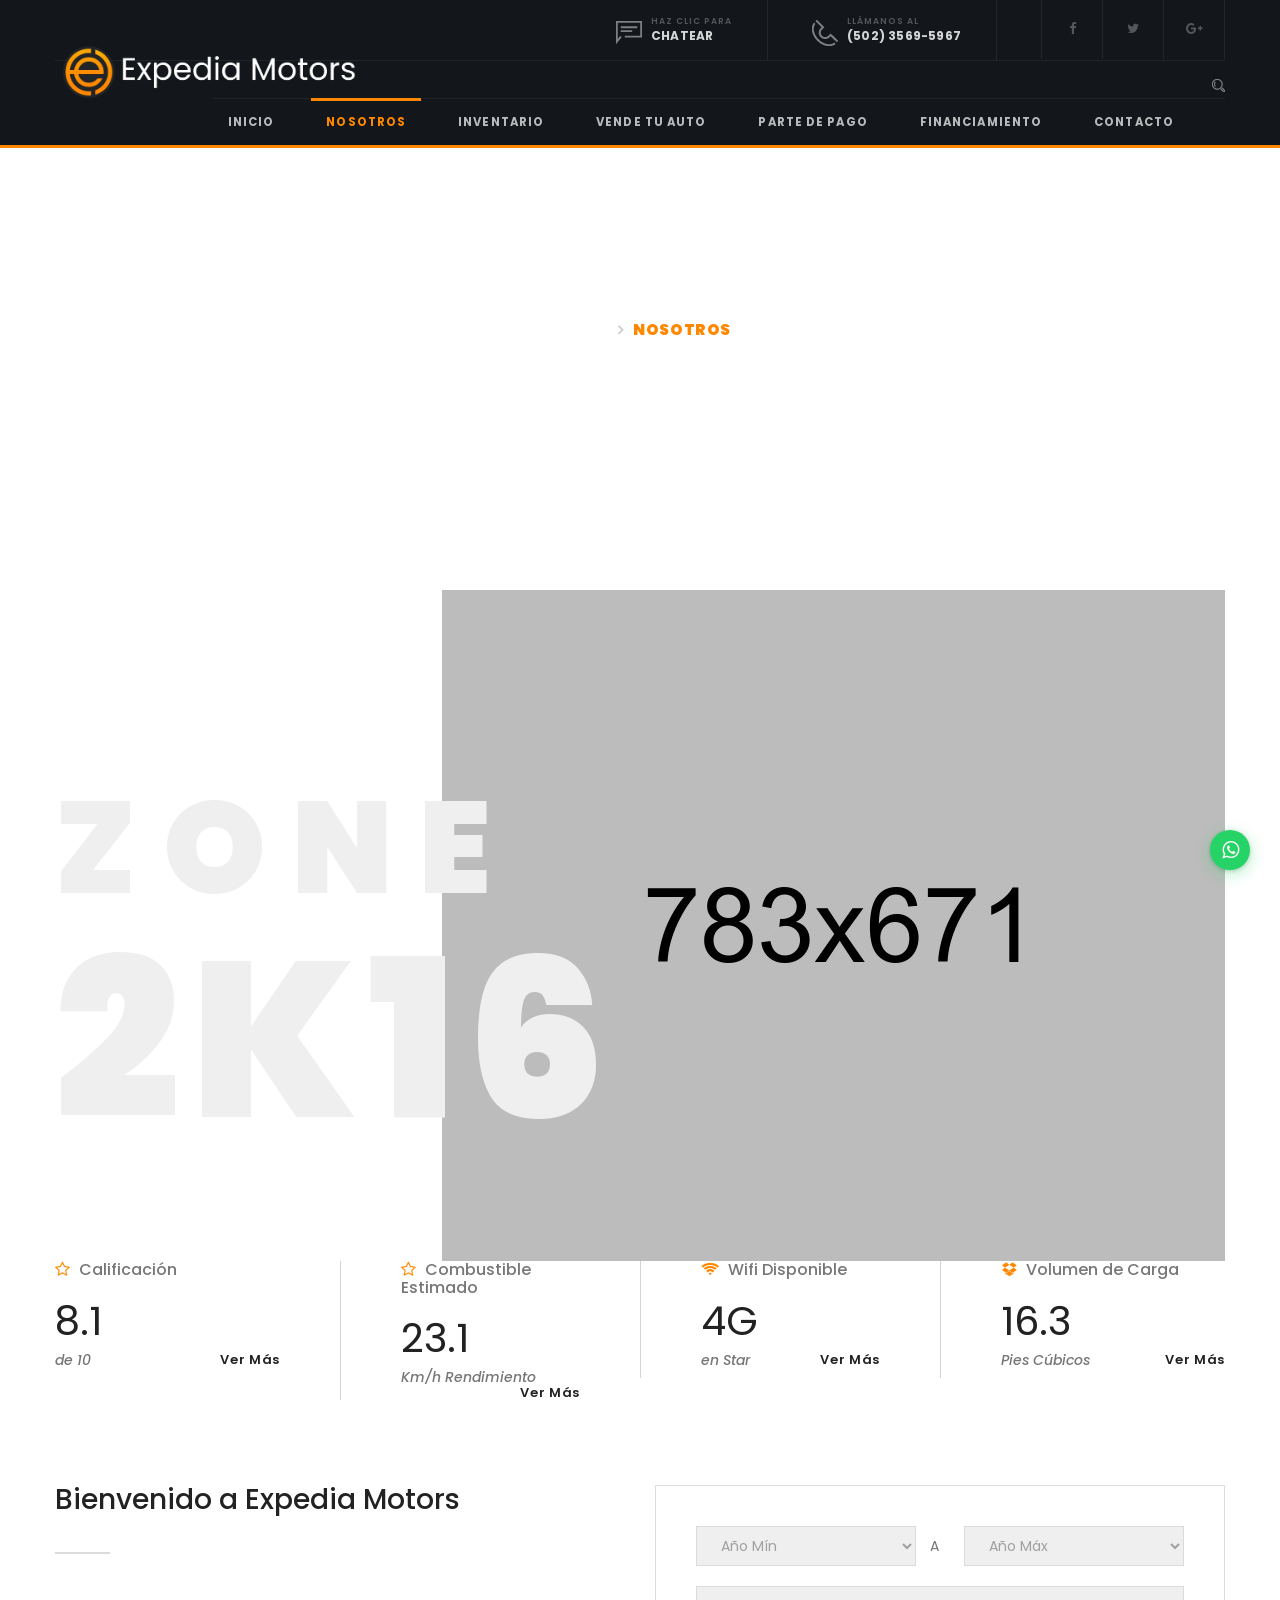
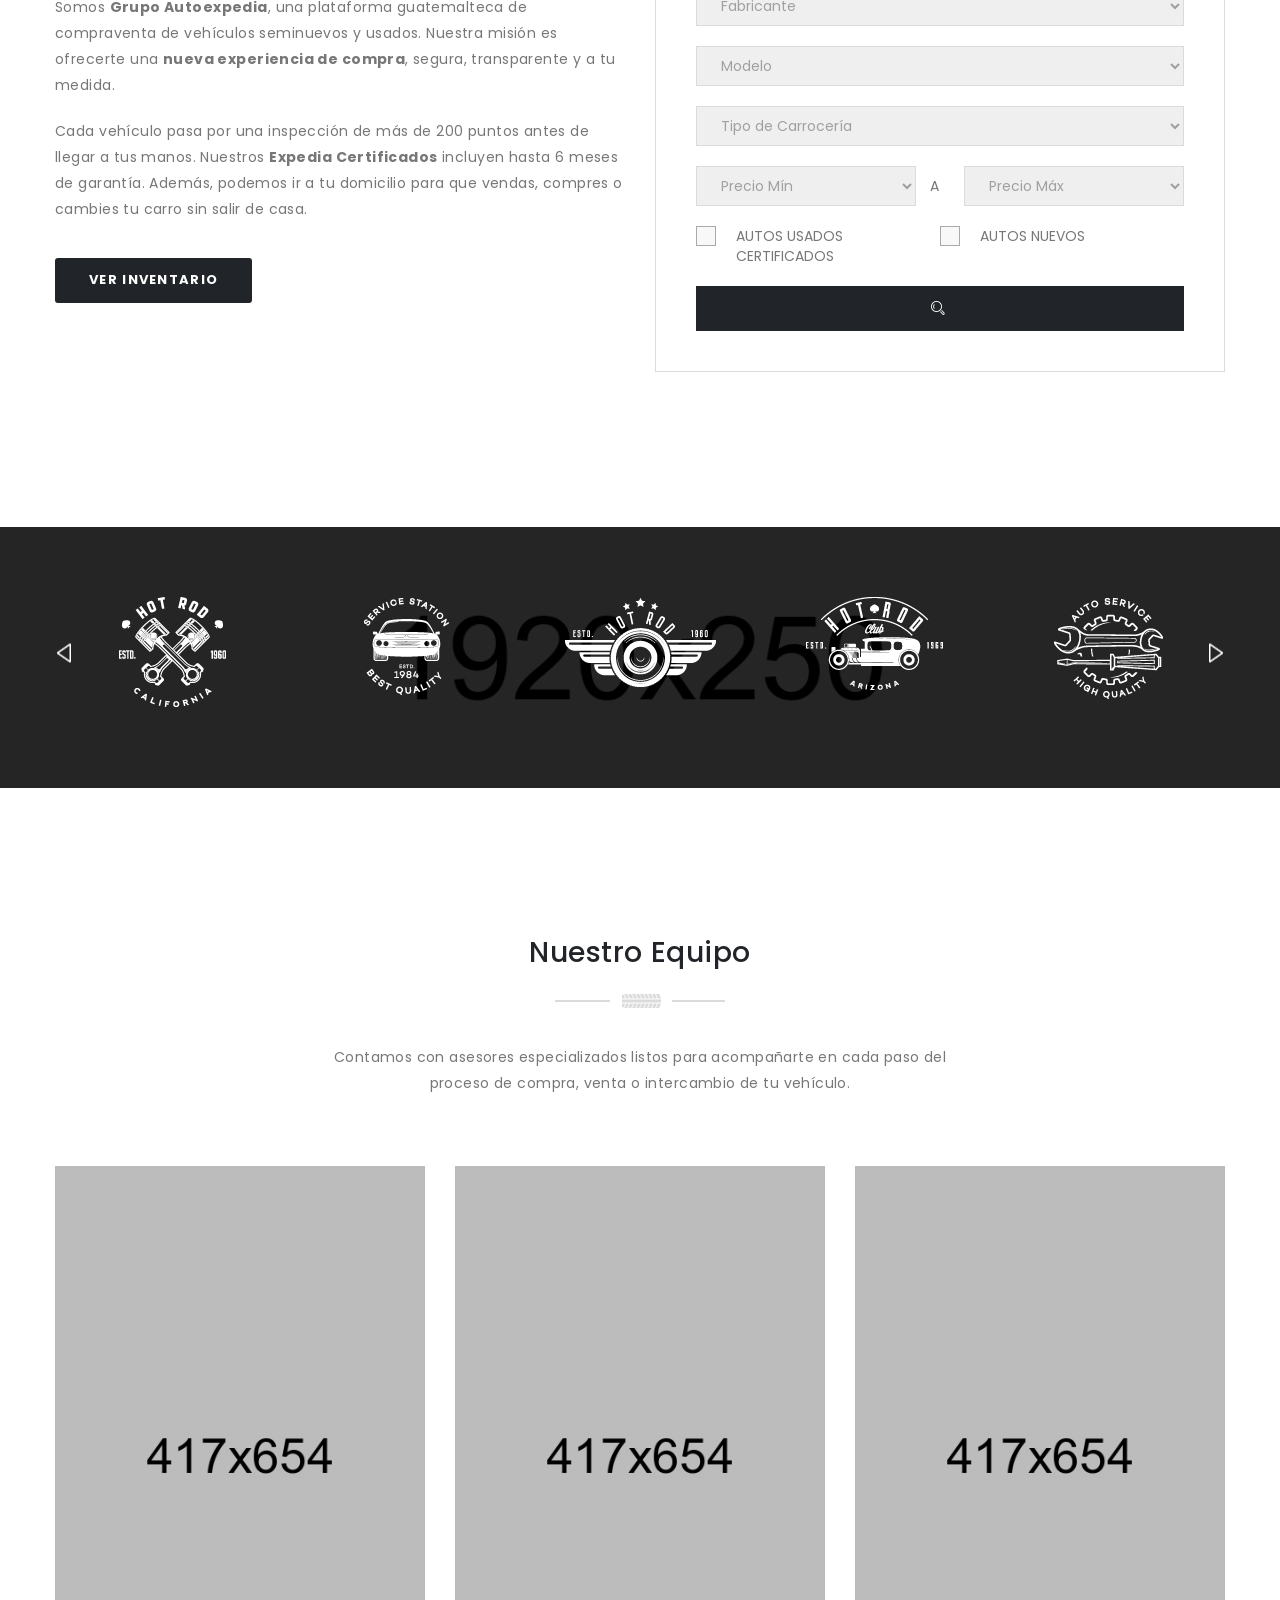
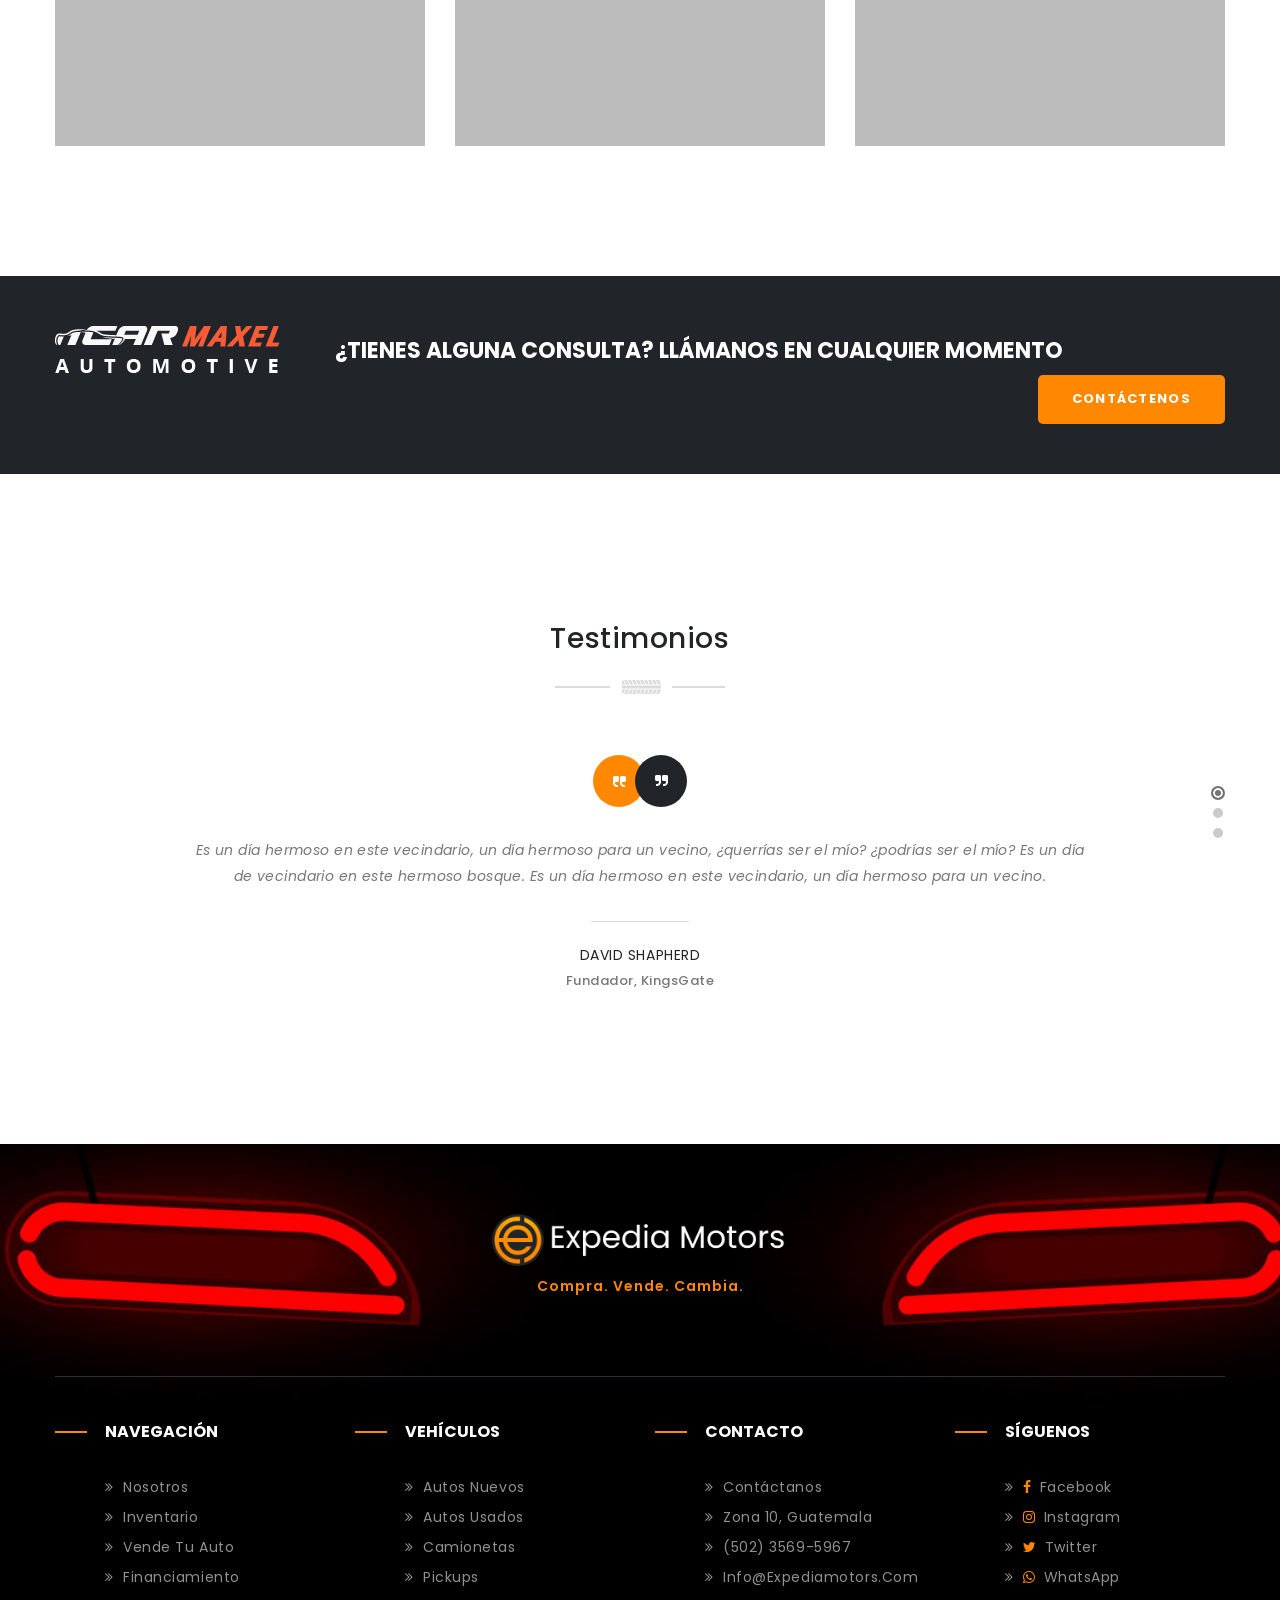
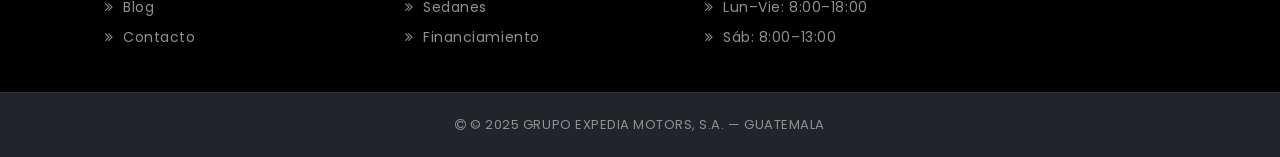
<file: about.html>
﻿<!DOCTYPE html>
<!--[if lt IE 7 ]> <html class="ie6"> <![endif]-->
<!--[if IE 7 ]>    <html class="ie7"> <![endif]-->
<!--[if IE 8 ]>    <html class="ie8"> <![endif]-->
<!--[if IE 9 ]>    <html class="ie9"> <![endif]-->
<!--[if (gt IE 9)|!(IE)]><!--><html lang="en" class=""><!--<![endif]-->
<head>
	<meta charset="utf-8">

    <meta http-equiv="X-UA-Compatible" content="IE=edge">
    <meta name="viewport" content="width=device-width, initial-scale=1">
    <meta name="color-scheme" content="light">

    <meta name="description" content="">
    <meta name="author" content="">

	<title>Expedia Motors - Nosotros</title>

	<!-- Standard Favicon -->
	<link rel="icon" type="image/x-icon" href="images//favicon.ico" />
	
	<!-- For iPhone 4 Retina display: -->
	<link rel="apple-touch-icon-precomposed" sizes="114x114" href="images//apple-touch-icon-114x114-precomposed.png">
	
	<!-- For iPad: -->
	<link rel="apple-touch-icon-precomposed" sizes="72x72" href="images//apple-touch-icon-72x72-precomposed.png">
	
	<!-- For iPhone: -->
	<link rel="apple-touch-icon-precomposed" href="images//apple-touch-icon-57x57-precomposed.png">	
	
	<!-- Library - Google Font Familys -->	
	<link href="https://fonts.googleapis.com/css2?family=Poppins:ital,wght@0,300;0,400;0,500;0,700;1,400&display=swap" rel="stylesheet">
		
	<!-- Library - Bootstrap v3.3.5 -->
    <link rel="stylesheet" type="text/css" href="libraries/lib.css">
	
	<!-- Custom - Theme CSS -->
	<link rel="stylesheet" type="text/css" href="style.css">	
	<link rel="stylesheet" type="text/css" href="css/plugins.css">	
	<link rel="stylesheet" type="text/css" href="css/navigation-menu.css">
	<link rel="stylesheet" type="text/css" href="css/shortcode.css">
	
	<!--[if lt IE 9]>
		<script src="js/html5/respond.min.js"></script>
    <![endif]-->
	
</head>

<body data-offset="200" data-spy="scroll" data-target=".ow-navigation">
	<div class="main-container">
		<!-- Loader -->
		<div id="site-loader" class="load-complete">
			<div class="loader">
				<div class="loader-inner ball-clip-rotate">
					<div></div>
				</div>
			</div>
		</div><!-- Loader /- -->
		
		<!-- Header Section -->
		<header id="header" class="header-section container-fluid no-padding">
			<!-- Container -->
			<div class="container">
				<!-- Top Header -->
				<div class="top-header container-fluid no-padding">
					<div class="col-md-8 col-sm-12 col-xs-12 top-icons no-padding">
						<a href="#"><img src="images/chat-ic.png" alt="Chat" /><span>Haz clic para</span><b>Chatear</b></a>
						<a href="#"><img src="images/phone-ic.png" alt="Phone" /><span>Llámanos al</span><b>(502) 3569-5967</b></a>
						<ul>
							<li><a href="https://www.facebook.com/expediamotors/" title="Facebook" target="_blank" rel="noopener"><i class="fa fa-facebook"></i></a></li>
							<li><a href="#" title="Twitter"><i class="fa fa-twitter"></i></a></li>
							<li><a href="#" title="Google+"><i class="fa fa-google-plus"></i></a></li>
						</ul>
					</div>
				</div><!-- Top Header /- -->		
				<!-- nav -->
				<nav class="navbar navbar-default ow-navigation">
					<div class="navbar-header">
						<button aria-controls="navbar" aria-expanded="false" data-target="#navbar" data-toggle="collapse" class="navbar-toggle collapsed" type="button">
							<span class="sr-only">Alternar navegación</span>
							<span class="icon-bar"></span>
							<span class="icon-bar"></span>
							<span class="icon-bar"></span>
						</button>
						<a href="index.html" class="navbar-brand"><img src="images/logo-expedia.png" alt="Logo" /></a>
					</div>
					<!-- Menu Icon -->
					<div class="menu-icon">
						<div class="search">	
							<a href="#" id="search" title="Buscar"><img src="images/search-ic.png" alt="Buscar" /></a>
						</div>
					</div><!-- Menu Icon /- -->
					<div class="navbar-collapse collapse navbar-right" id="navbar">
						<ul class="nav navbar-nav">
							<li><a href="index.html" title="Inicio">Inicio</a></li>
							<li class="active"><a href="about.html" title="Nosotros">Nosotros</a></li>
							<li><a href="inventory.html" title="Inventario">Inventario</a></li>
							<li><a href="vende.html" title="Vende tu auto">Vende tu auto</a></li><li><a href="parte-de-pago.html" title="Parte de pago">Parte de pago</a></li><li class="nav-cta"><a href="financiamiento.html" title="Financiamiento">Financiamiento</a></li>
							<li><a href="contactus.html" title="Contacto">Contacto</a></li>
						</ul>
					</div><!--/.nav-collapse -->
				</nav><!-- nav /- -->
				<!-- Search Box -->
				<div class="search-box">
					<span><i class="icon_close"></i></span>
					<div class="sb-ai-panel">
						<div class="sb-ai-inner">
							<div class="sb-ai-header">
								<div class="sb-ai-header-info">
									<div class="sb-ai-avatar-hdr"><img src="images/logo-expedia.png" alt="Expedia Motors" /></div>
									<div>
										<div class="sb-ai-header-titulo">Expedia Motors</div>
										<div class="sb-ai-header-sub"><span class="sb-ai-dot"></span> Asistente en l&#237;nea</div>
									</div>
								</div>
							</div>
							<div id="sb-mensajes" class="sb-mensajes"></div>
							<div class="sb-input-area">
								<input id="sb-input" type="text" placeholder="Ej: SUV Toyota autom&#225;tica nueva, pickup 4x4 usada..." onkeydown="if(event.key==='Enter') sbEnviar()" autocomplete="off" />
								<button type="button" onclick="sbEnviar()"><i class="fa fa-paper-plane"></i></button>
							</div>
						</div>
					</div>
				</div><!-- Search Box /- -->
			</div><!-- Container /- -->
		</header><!-- Header Section /- -->
	
		<main>
		
			<!-- Page Banner -->
			<div class="container-fluid no-padding page-banner">
				<div class="padding-90"></div>
				<!-- Container -->
				<div class="container">
					<h3>NOSOTROS</h3>
					<ol class="breadcrumb">
						<li><a href="index.html">Inicio</a></li>
						<li class="active">NOSOTROS</li>
					</ol>
				</div><!-- Container /- -->
				<div class="padding-100"></div>
			</div><!-- Page Banner /- -->
		
			<div class="section-padding"></div>
			
			<!-- Welcome Section -->
			<div class="container-fluid no-padding welcome-section-2">
				<!-- Container -->
				<div class="container">	
					<div class="img-block">
						<h3>zone <span>2k16</span></h3>
						<img src="images/welcome2.jpg" alt="welcome2" /> 
					</div>
					<div class="welcome-content-box">
						<div class="row">
							<div class="col-md-3 col-sm-6 col-xs-6 welcom-box">
								<h3><i class="fa fa-star-o"></i> Calificación</h3>
								<h4><span><b>8.1</b>de 10</span><a href="#" title="Ver Más">Ver Más</a></h4>
							</div>
							<div class="col-md-3 col-sm-6 col-xs-6 welcom-box">
								<h3><i class="fa fa-star-o"></i> Combustible Estimado</h3>
								<h4><span><b>23.1</b>Km/h Rendimiento</span><a href="#" title="Ver Más">Ver Más</a></h4>
							</div>
							<div class="col-md-3 col-sm-6 col-xs-6 welcom-box">
								<h3><i class="fa fa-wifi"></i> Wifi Disponible</h3>
								<h4><span><b>4G</b>en Star</span><a href="#" title="Ver Más">Ver Más</a></h4>
							</div>
							<div class="col-md-3 col-sm-6 col-xs-6 welcom-box">
								<h3><i class="fa fa-dropbox"></i> Volumen de Carga</h3>
								<h4><span><b>16.3</b>Pies Cúbicos</span><a href="#" title="Ver Más">Ver Más</a></h4>
							</div>
						</div>
					</div>
					<div class="padding-80"></div>
					<div class="welcome-content-box"> 
						<div class="row">
							<div class="col-md-6 col-sm-12 col-xs-12 welcom-box">
								<h3>Bienvenido a Expedia Motors</h3>
								<p>Somos <strong>Grupo Autoexpedia</strong>, una plataforma guatemalteca de compraventa de vehículos seminuevos y usados. Nuestra misión es ofrecerte una <strong>nueva experiencia de compra</strong>, segura, transparente y a tu medida.</p>
								<p>Cada vehículo pasa por una inspección de más de 200 puntos antes de llegar a tus manos. Nuestros <strong>Expedia Certificados</strong> incluyen hasta 6 meses de garantía. Además, podemos ir a tu domicilio para que vendas, compres o cambies tu carro sin salir de casa.</p>
								<a href="inventory.html" title="Ver Inventario">Ver Inventario</a>
							</div>
							<div class="col-md-6 col-sm-12 col-xs-12 welcom-box">
								<form>
									<div class="form-group s-half">
										<select>
											<option>Año Mín</option>
											<option>1</option>
											<option>2</option>
											<option>3</option>
											<option>4</option>
										</select>
										<span>a</span>
										<select>
											<option>Año Máx</option>
											<option>1</option>
											<option>2</option>
											<option>3</option>
											<option>4</option>
										</select>
									</div>
									<div class="form-group">
										<select>
											<option>Fabricante</option>
											<option>1</option>
											<option>2</option>
											<option>3</option>
											<option>4</option>
										</select>
									</div>
									<div class="form-group">
										<select>
											<option>Modelo</option>
											<option>1</option>
											<option>2</option>
											<option>3</option>
											<option>4</option>
										</select>
									</div>
									<div class="form-group">
										<select>
											<option>Tipo de Carrocería</option>
											<option>1</option>
											<option>2</option>
											<option>3</option>
											<option>4</option>
										</select>
									</div>
									<div class="form-group s-half">
										<select>
											<option>Precio Mín</option>
											<option>1</option>
											<option>2</option>
											<option>3</option>
											<option>4</option>
										</select>
										<span>a</span>
										<select>
											<option>Precio Máx</option>
											<option>1</option>
											<option>2</option>
											<option>3</option>
											<option>4</option>
										</select>
									</div>
									<div class="form-group">
										<div class="col-md-6 col-sm-12 col-xs-12 no-left-padding">
											<input type="checkbox"  id="certified"  />
											<label for="certified">autos usados certificados</label>
										</div>
										<div class="col-md-6 col-sm-12 col-xs-12 no-left-padding">
											<input type="checkbox" id="brand" />
											<label for="brand">autos nuevos</label>
										</div>
									</div>
									<div class="form-group">
										<button><i class="icon icon-Search"></i></button>
									</div>
								</form>
							</div>
						</div>
					</div>
				</div><!-- Container /- -->
			</div><!-- Welcome Section /- -->
			
			<div class="section-padding"></div>
			
			<!-- Partner Section -->
			<div class="container-fluid no-padding partner-section">
				<div class="padding-70"></div>
				<!-- Container -->
				<div class="container">
					<div class="partner-carousel">
						<div class="item">
							<a href="#"><img src="images/partner-logo1.png" alt="Partner" /></a>
						</div>
						<div class="item">
							<a href="#"><img src="images/partner-logo2.png" alt="Partner" /></a>
						</div>
						<div class="item">
							<a href="#"><img src="images/partner-logo3.png" alt="Partner" /></a>
						</div>
						<div class="item">
							<a href="#"><img src="images/partner-logo4.png" alt="Partner" /></a>
						</div>
						<div class="item">
							<a href="#"><img src="images/partner-logo5.png" alt="Partner" /></a>
						</div>
					</div>
				</div><!-- Container /- -->
				<div class="padding-70"></div>
			</div><!-- Partner Section /- -->
			<div class="section-padding"></div>
			<!-- Team Section -->
			<div class="team-section container-fluid no-padding">
				<!-- Container -->
				<div class="container">
					<!-- Section Header -->
					<div class="section-header">
						<h3>Nuestro Equipo</h3>
						<p>Contamos con asesores especializados listos para acompa&#241;arte en cada paso del proceso de compra, venta o intercambio de tu veh&#237;culo.</p>
					</div><!-- Section Header /- -->
					<div class="row">
						<div class="col-md-4 col-sm-4 col-xs-6">
							<div class="team-box">
								<img src="images/team1.jpg" alt="Team" />
								<div class="team-content">
									<h3>MARK WILLIAMSON <span>ASESOR</span></h3>
									<ul>
										<li><a href="https://www.facebook.com/expediamotors/" title="Facebook" target="_blank" rel="noopener"><i class="fa fa-facebook"></i></a></li>
										<li><a href="#" title="Twiiter"><i class="fa fa-twitter"></i></a></li>
										<li><a href="#" title="Google+"><i class="fa fa-google-plus"></i></a></li>
									</ul>
								</div>
							</div>
						</div>
						<div class="col-md-4 col-sm-4 col-xs-6">
							<div class="team-box">
								<img src="images/team2.jpg" alt="Team" />
								<div class="team-content">
									<h3>MARK WILLIAMSON <span>ASESOR</span></h3>
									<ul>
										<li><a href="https://www.facebook.com/expediamotors/" title="Facebook" target="_blank" rel="noopener"><i class="fa fa-facebook"></i></a></li>
										<li><a href="#" title="Twiiter"><i class="fa fa-twitter"></i></a></li>
										<li><a href="#" title="Google+"><i class="fa fa-google-plus"></i></a></li>
									</ul>
								</div>
							</div>
						</div>
						<div class="col-md-4 col-sm-4 col-xs-6">
							<div class="team-box">
								<img src="images/team3.jpg" alt="Team" />
								<div class="team-content">
									<h3>MARK WILLIAMSON <span>ASESOR</span></h3>
									<ul>
										<li><a href="https://www.facebook.com/expediamotors/" title="Facebook" target="_blank" rel="noopener"><i class="fa fa-facebook"></i></a></li>
										<li><a href="#" title="Twiiter"><i class="fa fa-twitter"></i></a></li>
										<li><a href="#" title="Google+"><i class="fa fa-google-plus"></i></a></li>
									</ul>
								</div>
							</div>
						</div>
					</div>
				</div><!-- Container /- -->
			</div><!-- Team Section /- -->
			
			<div class="padding-100"></div>
			
			<!-- Call To Action -->
			<div class="cta-section container-fluid no-padding">
				<div class="padding-50"></div>
				<!-- Container -->
				<div class="container">
					<img src="images/cta-logo.png" alt="Loog" />
					<h3>¿tienes alguna consulta? llámanos en cualquier momento</h3>
					<a href="#" title="Contáctenos">Contáctenos</a>
				</div><!-- Container /- -->
				<div class="padding-50"></div>
			</div><!-- Call To Action /- -->
			
			<div class="section-padding"></div>
			
			<!-- Testimonial Section -->
			<div class="container-fluid no-padding testimonial-section">
				<!-- Container -->
				<div class="container">
					<!-- Section Header -->
					<div class="section-header">
						<h3>Testimonios</h3>
					</div><!-- Section Header /- -->
					<div id="carousel-testimonial" class="carousel slide" data-ride="carousel">
						<!-- Indicators -->
						<ol class="carousel-indicators">
							<li data-target="#carousel-testimonial" data-slide-to="0" class="active"></li>
							<li data-target="#carousel-testimonial" data-slide-to="1"></li>
							<li data-target="#carousel-testimonial" data-slide-to="2"></li>
						</ol>
						<!-- Wrapper for slides -->
						<div class="carousel-inner" role="listbox">
							<div class="item active">
								<div class="testi-content">
									<span><i class="fa fa-quote-left"></i><i class="fa fa-quote-right"></i></span>
									<p>Es un día hermoso en este vecindario, un día hermoso para un vecino, ¿querrías ser el mío? ¿podrías ser el mío? Es un día de vecindario en este hermoso bosque. Es un día hermoso en este vecindario, un día hermoso para un vecino.</p>
									<h4><b>david shapherd</b> Fundador, KingsGate</h4>
								</div>
							</div>
							<div class="item">
								<div class="testi-content">
									<span><i class="fa fa-quote-left"></i><i class="fa fa-quote-right"></i></span>
									<p>Es un día hermoso en este vecindario, un día hermoso para un vecino, ¿querrías ser el mío? ¿podrías ser el mío? Es un día de vecindario en este hermoso bosque. Es un día hermoso en este vecindario, un día hermoso para un vecino.</p>
									<h4><b>david shapherd</b> Fundador, KingsGate</h4>
								</div>
							</div>
							<div class="item">
								<div class="testi-content">
									<span><i class="fa fa-quote-left"></i><i class="fa fa-quote-right"></i></span>
									<p>Es un día hermoso en este vecindario, un día hermoso para un vecino, ¿querrías ser el mío? ¿podrías ser el mío? Es un día de vecindario en este hermoso bosque. Es un día hermoso en este vecindario, un día hermoso para un vecino.</p>
									<h4><b>david shapherd</b> Fundador, KingsGate</h4>
								</div>
							</div>
						</div>
					</div>
				</div><!-- Container /- -->
			</div><!-- Testimonial Section /- -->
			
			<div class="section-padding"></div>
		</main>
	
		
						<!-- Footer Section -->
		<footer class="footer-main container-fluid no-padding" style="background-image: url('images/ftr-bg.jpg'); background-size: cover; background-position: top center; background-repeat: no-repeat;">
			<!-- Container -->
			<div class="container">
				<div class="logo-block col-md-12 col-sm-12 col-xs-12 no-padding">
					<a href="#" title="Logo"><img src="images/logo-expedia.png" alt="Logo" /></a>
					<p style="color:#FF8800; font-weight:600; letter-spacing:1px; margin-top:10px;">Compra. Vende. Cambia.</p>
				</div>
				<div class="row">
					<div class="col-md-3 col-sm-6 col-xs-6">
						<!-- Widget Link -->
						<aside class="widget widget_link">
							<h3 class="widget-title">NAVEGACI&#211;N</h3>
							<ul>
								<li><a href="about.html" title="Nosotros">Nosotros</a></li>
								<li><a href="inventory.html" title="Inventario">Inventario</a></li>
								<li><a href="vende.html" title="Vende tu auto">Vende tu auto</a></li>
								<li><a href="financiamiento.html" title="Financiamiento">Financiamiento</a></li>
								<li><a href="blog.html" title="Blog">Blog</a></li>
								<li><a href="contactus.html" title="Contacto">Contacto</a></li>
							</ul>
						</aside><!-- Widget Link /- -->
					</div>
					<div class="col-md-3 col-sm-6 col-xs-6">
						<!-- Widget Link -->
						<aside class="widget widget_link">
							<h3 class="widget-title">VEH&#205;CULOS</h3>
							<ul>
								<li><a href="inventory.html" title="Autos Nuevos">Autos Nuevos</a></li>
								<li><a href="inventory.html" title="Autos Usados">Autos Usados</a></li>
								<li><a href="inventory.html" title="Camionetas">Camionetas</a></li>
								<li><a href="inventory.html" title="Pickups">Pickups</a></li>
								<li><a href="inventory.html" title="Sedanes">Sedanes</a></li>
								<li><a href="financiamiento.html" title="Financiamiento">Financiamiento</a></li>
							</ul>
						</aside><!-- Widget Link /- -->
					</div>
					<div class="col-md-3 col-sm-6 col-xs-6">
						<!-- Widget Link -->
						<aside class="widget widget_link">
							<h3 class="widget-title">CONTACTO</h3>
							<ul>
								<li><a href="contactus.html" title="Cont&#225;ctanos">Cont&#225;ctanos</a></li>
								<li><a href="#" title="Ubicaci&#243;n">Zona 10, Guatemala</a></li>
								<li><a href="tel:50235695967" title="Tel&#233;fono">(502) 3569-5967</a></li>
								<li><a href="mailto:info@expediamotors.com" title="Email">info@expediamotors.com</a></li>
								<li><a href="#" title="Horario">Lun&ndash;Vie: 8:00&ndash;18:00</a></li>
								<li><a href="#" title="Horario">S&#225;b: 8:00&ndash;13:00</a></li>
							</ul>
						</aside><!-- Widget Link /- -->
					</div>
					<div class="col-md-3 col-sm-6 col-xs-6">
						<!-- Widget Link -->
						<aside class="widget widget_link">
							<h3 class="widget-title">S&#205;GUENOS</h3>
							<ul>
								<li><a href="https://www.facebook.com/expediamotors/" title="Facebook" target="_blank" rel="noopener"><i class="fa fa-facebook" style="margin-right:8px;color:#FF8800;"></i>Facebook</a></li>
								<li><a href="#" title="Instagram"><i class="fa fa-instagram" style="margin-right:8px;color:#FF8800;"></i>Instagram</a></li>
								<li><a href="#" title="Twitter"><i class="fa fa-twitter" style="margin-right:8px;color:#FF8800;"></i>Twitter</a></li>
								<li><a href="#" title="WhatsApp"><i class="fa fa-whatsapp" style="margin-right:8px;color:#FF8800;"></i>WhatsApp</a></li>
							</ul>
						</aside><!-- Widget Link /- -->
					</div>
				</div>
			</div><!-- Container /- -->

			<!-- Copyright -->
			<div class="container-fluid no-padding copyright">
				<p><i class="fa fa-copyright"></i> &copy; 2025 GRUPO EXPEDIA MOTORS, S.A. &mdash; GUATEMALA</p>
			</div><!-- Copyright /- -->
		</footer><!-- Footer Section /- -->
		
	</div>
	
	<!-- JQuery v1.12.4 -->
	<script src="js/jquery-1.12.4.min.js"></script>

	<!-- Library - Js -->
	<script src="libraries/lib.js"></script>
	
	<!-- Library - Theme JS -->
	<script src="js/functions.js"></script>

<script src="data/inventario.js"></script>
<a id="wa-btn" href="https://wa.me/50235695967" target="_blank" title="Escríbenos por WhatsApp"><i class="fa fa-whatsapp"></i></a>
<script src="js/buscador-navbar.js"></script>
</body>
</html>
</file>
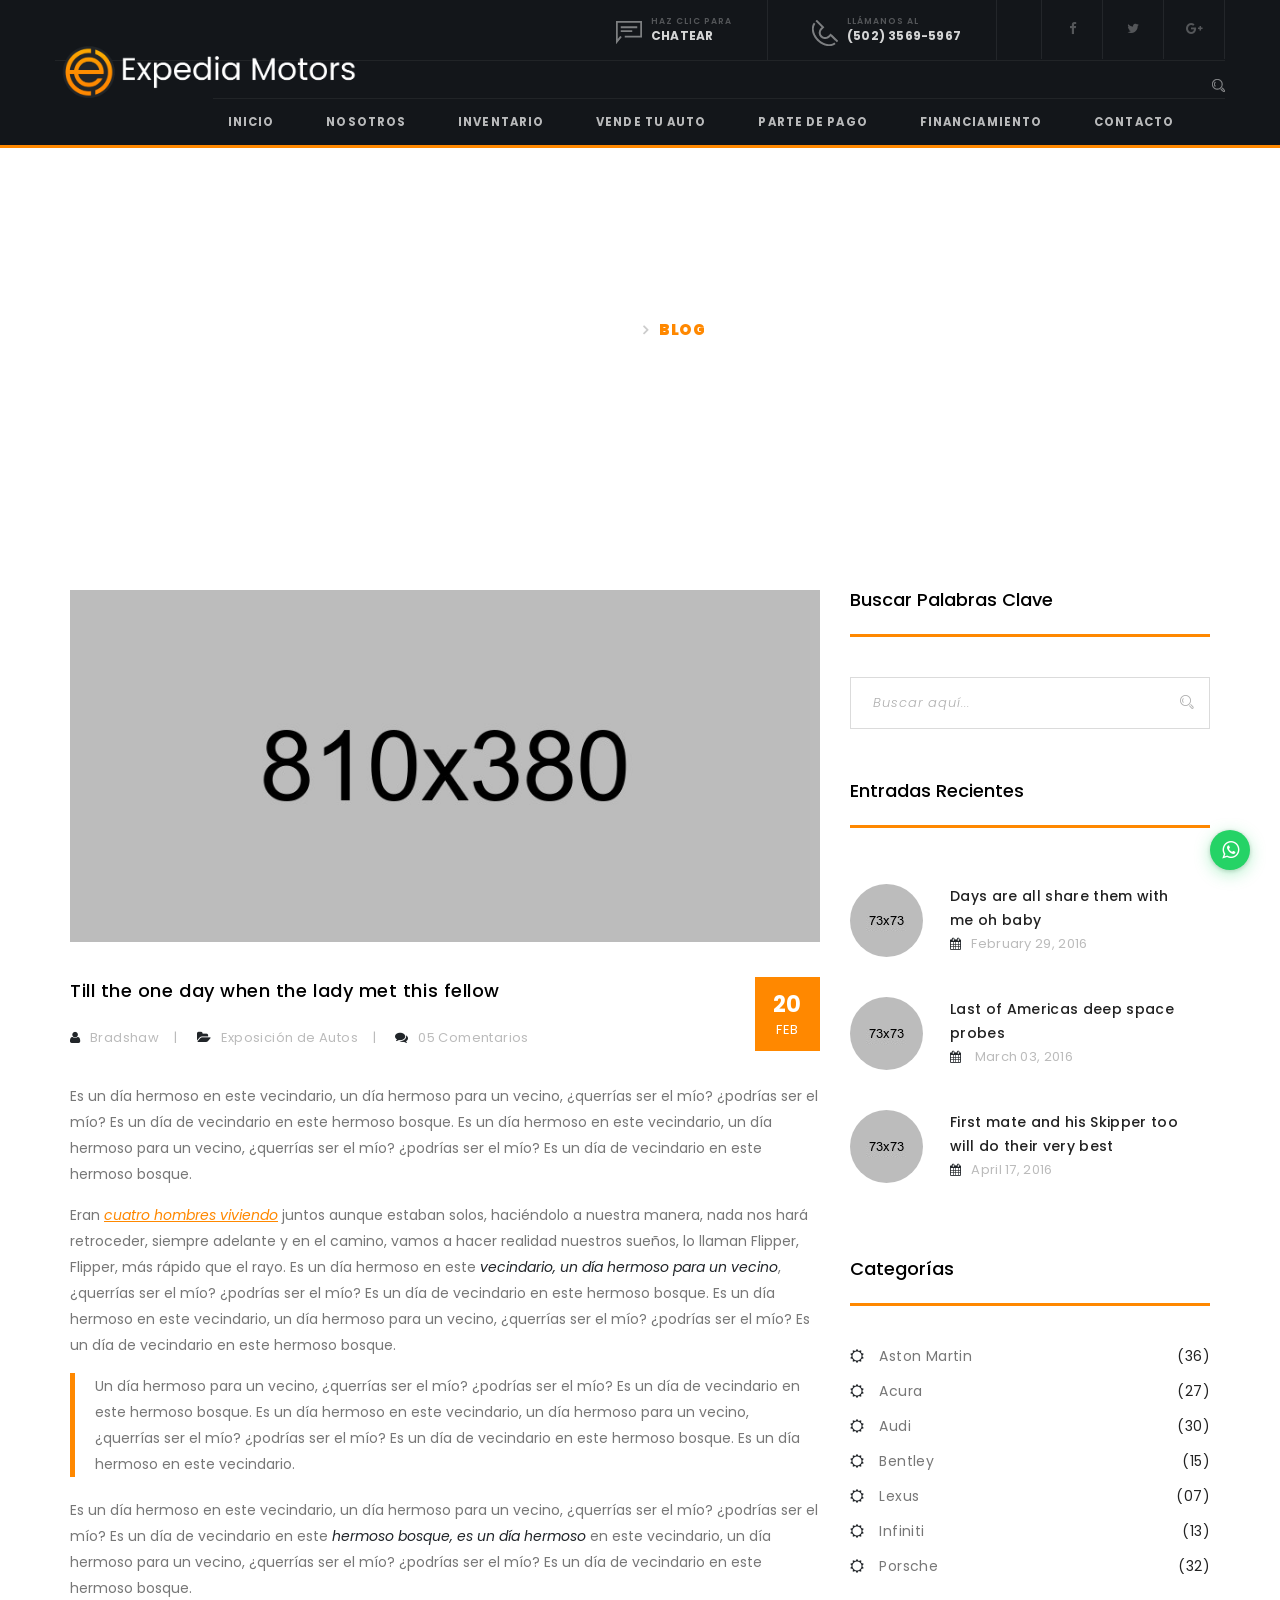
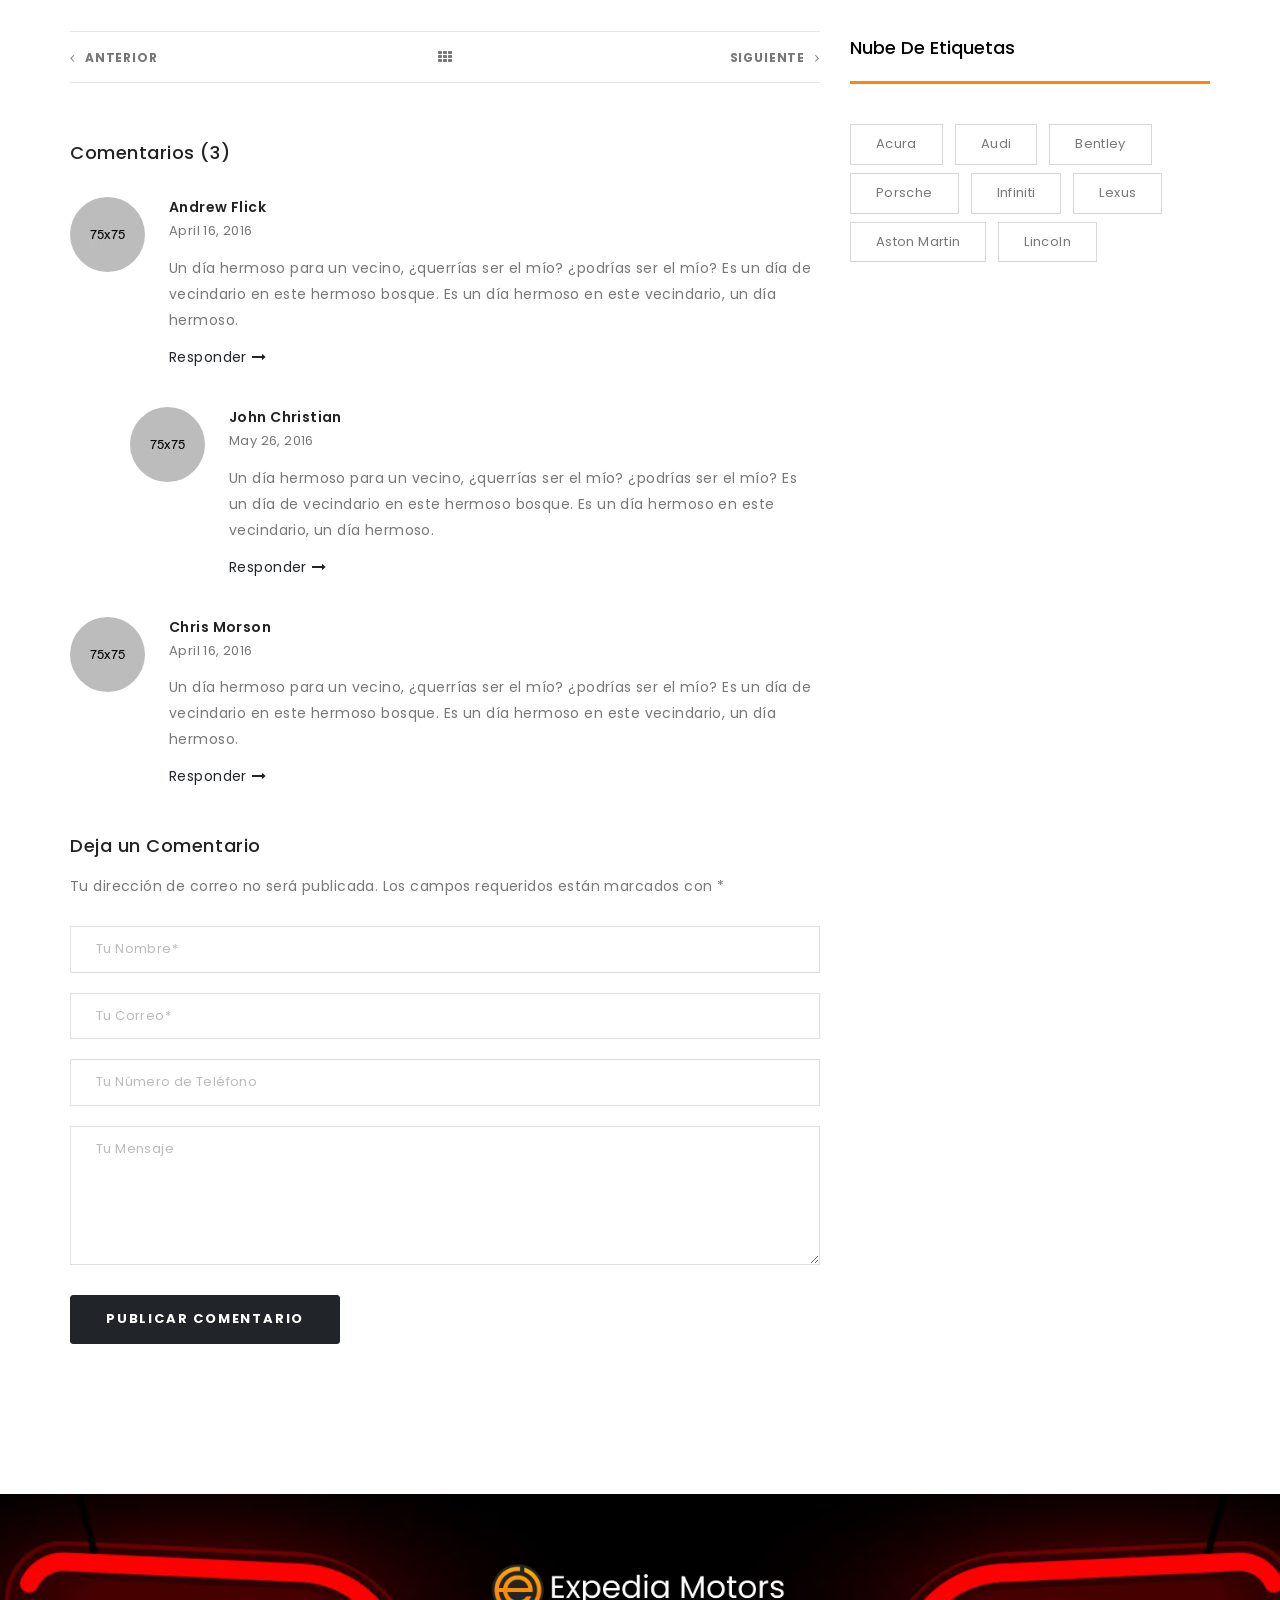
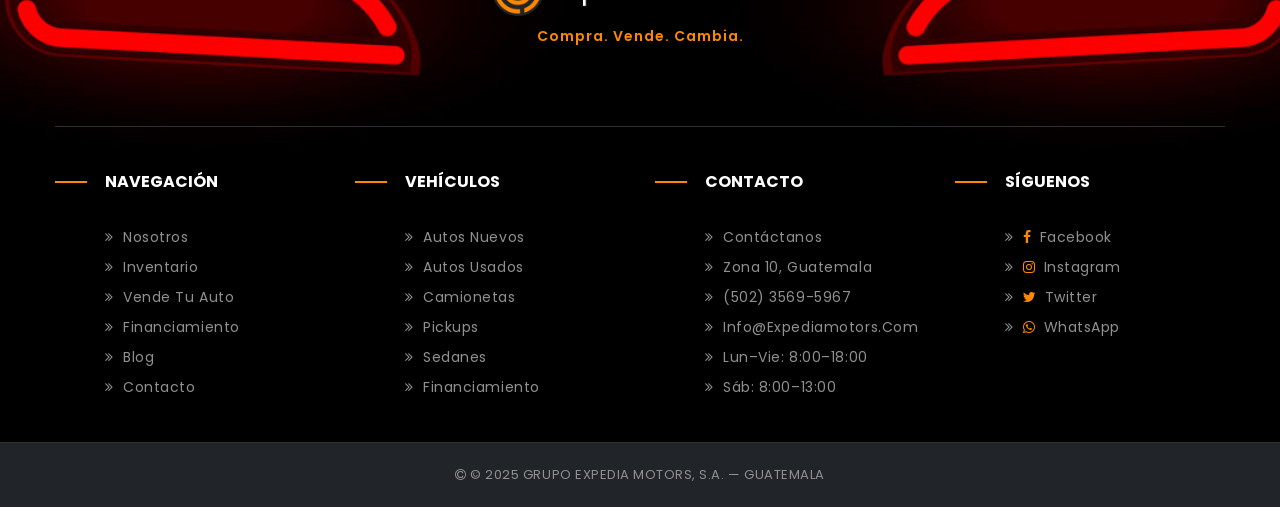
<file: blog-post.html>
﻿<!DOCTYPE html>
<!--[if lt IE 7 ]> <html class="ie6"> <![endif]-->
<!--[if IE 7 ]>    <html class="ie7"> <![endif]-->
<!--[if IE 8 ]>    <html class="ie8"> <![endif]-->
<!--[if IE 9 ]>    <html class="ie9"> <![endif]-->
<!--[if (gt IE 9)|!(IE)]><!--><html lang="en" class=""><!--<![endif]-->
<head>
	<meta charset="utf-8">

    <meta http-equiv="X-UA-Compatible" content="IE=edge">
    <meta name="viewport" content="width=device-width, initial-scale=1">
    <meta name="color-scheme" content="light">

    <meta name="description" content="">
    <meta name="author" content="">

	<title>Expedia Motors - Entrada de Blog</title>

	<!-- Standard Favicon -->
	<link rel="icon" type="image/x-icon" href="images//favicon.ico" />
	
	<!-- For iPhone 4 Retina display: -->
	<link rel="apple-touch-icon-precomposed" sizes="114x114" href="images//apple-touch-icon-114x114-precomposed.png">
	
	<!-- For iPad: -->
	<link rel="apple-touch-icon-precomposed" sizes="72x72" href="images//apple-touch-icon-72x72-precomposed.png">
	
	<!-- For iPhone: -->
	<link rel="apple-touch-icon-precomposed" href="images//apple-touch-icon-57x57-precomposed.png">	
	
	<!-- Library - Google Font Familys -->	
	<link href="https://fonts.googleapis.com/css2?family=Poppins:ital,wght@0,300;0,400;0,500;0,700;1,400&display=swap" rel="stylesheet">
	
	<!-- Library - Bootstrap v3.3.5 -->
    <link rel="stylesheet" type="text/css" href="libraries/lib.css">
	
	<!-- Custom - Theme CSS -->
	<link rel="stylesheet" type="text/css" href="style.css">
	<link rel="stylesheet" type="text/css" href="css/plugins.css">		
	<link rel="stylesheet" type="text/css" href="css/navigation-menu.css">
	<link rel="stylesheet" type="text/css" href="css/shortcode.css">
	
	<!--[if lt IE 9]>
		<script src="js/html5/respond.min.js"></script>
    <![endif]-->
	
</head>

<body data-offset="200" data-spy="scroll" data-target=".ow-navigation">
	<div class="main-container">
		<!-- Loader -->
		<div id="site-loader" class="load-complete">
			<div class="loader">
				<div class="loader-inner ball-clip-rotate">
					<div></div>
				</div>
			</div>
		</div><!-- Loader /- -->
		
		<!-- Header Section -->
		<header id="header" class="header-section container-fluid no-padding">
			<!-- Container -->
			<div class="container">
				<!-- Top Header -->
				<div class="top-header container-fluid no-padding">
					<div class="col-md-8 col-sm-12 col-xs-12 top-icons no-padding">
						<a href="#"><img src="images/chat-ic.png" alt="Chat" /><span>Haz clic para</span><b>Chatear</b></a>
						<a href="#"><img src="images/phone-ic.png" alt="Phone" /><span>Llámanos al</span><b>(502) 3569-5967</b></a>
						<ul>
							<li><a href="https://www.facebook.com/expediamotors/" title="Facebook" target="_blank" rel="noopener"><i class="fa fa-facebook"></i></a></li>
							<li><a href="#" title="Twitter"><i class="fa fa-twitter"></i></a></li>
							<li><a href="#" title="Google+"><i class="fa fa-google-plus"></i></a></li>
						</ul>
					</div>
				</div><!-- Top Header /- -->		
				<!-- nav -->
				<nav class="navbar navbar-default ow-navigation">
					<div class="navbar-header">
						<button aria-controls="navbar" aria-expanded="false" data-target="#navbar" data-toggle="collapse" class="navbar-toggle collapsed" type="button">
							<span class="sr-only">Alternar navegación</span>
							<span class="icon-bar"></span>
							<span class="icon-bar"></span>
							<span class="icon-bar"></span>
						</button>
						<a href="index.html" class="navbar-brand"><img src="images/logo-expedia.png" alt="Logo" /></a>
					</div>
					<!-- Menu Icon -->
					<div class="menu-icon">
						<div class="search">	
							<a href="#" id="search" title="Buscar"><img src="images/search-ic.png" alt="Buscar" /></a>
						</div>
					</div><!-- Menu Icon /- -->
					<div class="navbar-collapse collapse navbar-right" id="navbar">
						<ul class="nav navbar-nav">
							<li><a href="index.html" title="Inicio">Inicio</a></li>
							<li><a href="about.html" title="Nosotros">Nosotros</a></li>
							<li><a href="inventory.html" title="Inventario">Inventario</a></li>
							<li><a href="vende.html" title="Vende tu auto">Vende tu auto</a></li><li><a href="parte-de-pago.html" title="Parte de pago">Parte de pago</a></li><li class="nav-cta"><a href="financiamiento.html" title="Financiamiento">Financiamiento</a></li>
							<li><a href="contactus.html" title="Contacto">Contacto</a></li>
						</ul>
					</div><!--/.nav-collapse -->
				</nav><!-- nav /- -->
				<!-- Search Box -->
				<div class="search-box">
					<span><i class="icon_close"></i></span>
					<div class="sb-ai-panel">
						<div class="sb-ai-inner">
							<div class="sb-ai-header">
								<div class="sb-ai-header-info">
									<div class="sb-ai-avatar-hdr"><img src="images/logo-expedia.png" alt="Expedia Motors" /></div>
									<div>
										<div class="sb-ai-header-titulo">Expedia Motors</div>
										<div class="sb-ai-header-sub"><span class="sb-ai-dot"></span> Asistente en l&#237;nea</div>
									</div>
								</div>
							</div>
							<div id="sb-mensajes" class="sb-mensajes"></div>
							<div class="sb-input-area">
								<input id="sb-input" type="text" placeholder="Ej: SUV Toyota autom&#225;tica nueva, pickup 4x4 usada..." onkeydown="if(event.key==='Enter') sbEnviar()" autocomplete="off" />
								<button type="button" onclick="sbEnviar()"><i class="fa fa-paper-plane"></i></button>
							</div>
						</div>
					</div>
				</div><!-- Search Box /- -->
			</div><!-- Container /- -->
			
		</header><!-- Header Section /- -->
		
		<main>
			
			<!-- Page Banner -->
			<div class="container-fluid no-padding page-banner">
				<div class="padding-90"></div>
				<!-- Container -->
				<div class="container">
					<h3>BLOG</h3>
					<ol class="breadcrumb">
						<li><a href="index.html">Inicio</a></li>
						<li class="active">BLOG</li>
					</ol>
				</div><!-- Container /- -->
				<div class="padding-100"></div>
			</div><!-- Page Banner /- -->
			<div class="section-padding"></div>
			<!-- Container -->
			<div class="container">
				<!-- Content Area -->
				<div class="content-area blog-post col-md-8 col-sm-7 col-xs-12">
					<article class="type-post">
						<div class="entry-cover">
							<img width="810" height="380" alt="blog" src="images/blog-2.jpg">
						</div>
						<div class="entry-header">
							<a href="#" class="post-date">20<span>Feb</span></a>
							<h3 class="entry-title">Till the one day when the lady met this fellow</h3>
							<div class="entry-meta">
								<span><i class="fa fa-user"></i></span><a href="#" title="Bradshaw">Bradshaw</a>
								<span><i class="fa fa-folder-open"></i></span><a href="#" title="Exposición de Autos">Exposición de Autos</a>
								<span><i class="fa fa-comments"></i></span><a href="#" title="05 Comentarios">05 Comentarios</a>
							</div>
						</div>
						<div class="entry-content">
							<p>Es un día hermoso en este vecindario, un día hermoso para un vecino, ¿querrías ser el mío? ¿podrías ser el mío? Es un día de vecindario en este hermoso bosque. Es un día hermoso en este vecindario, un día hermoso para un vecino, ¿querrías ser el mío? ¿podrías ser el mío? Es un día de vecindario en este hermoso bosque.</p>
							<p>Eran <i><u>cuatro hombres viviendo</u></i> juntos aunque estaban solos, haciéndolo a nuestra manera, nada nos hará retroceder, siempre adelante y en el camino, vamos a hacer realidad nuestros sueños, lo llaman Flipper, Flipper, más rápido que el rayo. Es un día hermoso en este <i class="color-blue">vecindario, un día hermoso para un vecino</i>, ¿querrías ser el mío? ¿podrías ser el mío? Es un día de vecindario en este hermoso bosque. Es un día hermoso en este vecindario, un día hermoso para un vecino, ¿querrías ser el mío? ¿podrías ser el mío? Es un día de vecindario en este hermoso bosque.</p>
							<blockquote>
								Un día hermoso para un vecino, ¿querrías ser el mío? ¿podrías ser el mío? Es un día de vecindario en este hermoso bosque. Es un día hermoso en este vecindario, un día hermoso para un vecino, ¿querrías ser el mío? ¿podrías ser el mío? Es un día de vecindario en este hermoso bosque. Es un día hermoso en este vecindario.
							</blockquote>
							<p>Es un día hermoso en este vecindario, un día hermoso para un vecino, ¿querrías ser el mío? ¿podrías ser el mío? Es un día de vecindario en este <i class="color-blue">hermoso bosque, es un día hermoso</i> en este vecindario, un día hermoso para un vecino, ¿querrías ser el mío? ¿podrías ser el mío? Es un día de vecindario en este hermoso bosque.</p>
							<div class="page-link">
								<div class="row">
									<div class="col-md-4 col-sm-4 col-xs-4 prev text-left">
										<a href="#"><i class="fa fa-angle-left"></i>Anterior</a>
									</div>
									<div class="col-md-4 col-sm-4 col-xs-4 text-center">
										<i class="fa fa-th"></i>
									</div>
									<div class="col-md-4 col-sm-4 col-xs-4 next text-right">
										<a href="#">Siguiente<i class="fa fa-angle-right"></i></a>
									</div>
								</div>
							</div>
						</div>
					</article>
					<div class="comment-section">
						<div class="section-heading">
							<h3>Comentarios (3)</h3>
						</div>
						<ul class="media-list">
							<li class="media">
								<div class="media-left">
									<a href="#" title="Andrew Flick"><img src="images/avtar-1.jpg" alt="blog" width="75" height="75"></a>
								</div>
								<div class="media-body">
									<div class="media-content">
										<h4 class="media-heading">Andrew Flick</h4>
										<span>April 16, 2016</span>
										<p>Un día hermoso para un vecino, ¿querrías ser el mío? ¿podrías ser el mío? Es un día de vecindario en este hermoso bosque. Es un día hermoso en este vecindario, un día hermoso.</p>
										<a href="#" title="Responder">Responder<i class="fa fa-long-arrow-right"></i></a>
									</div>
								</div>
							</li>
							<li class="media media-even">
								<div class="media-left">
									<a href="#" title="John Christian"><img src="images/avtar-2.jpg" alt="blog" width="75" height="75"></a>
								</div>
								<div class="media-body">
									<div class="media-content">
										<h4 class="media-heading">John Christian</h4>
										<span>May 26, 2016</span>
										<p>Un día hermoso para un vecino, ¿querrías ser el mío? ¿podrías ser el mío? Es un día de vecindario en este hermoso bosque. Es un día hermoso en este vecindario, un día hermoso.</p>
										<a href="#" title="Responder">Responder<i class="fa fa-long-arrow-right"></i></a>
									</div>
								</div>
							</li>
							<li class="media">
								<div class="media-left">
									<a href="#" title="Chris Morson"><img src="images/avtar-3.jpg" alt="blog" width="75" height="75"></a>
								</div>
								<div class="media-body">
									<div class="media-content">
										<h4 class="media-heading">Chris Morson</h4>
										<span>April 16, 2016</span>
										<p>Un día hermoso para un vecino, ¿querrías ser el mío? ¿podrías ser el mío? Es un día de vecindario en este hermoso bosque. Es un día hermoso en este vecindario, un día hermoso.</p>
										<a href="#" title="Responder">Responder<i class="fa fa-long-arrow-right"></i></a>
									</div>
								</div>
							</li>
						</ul>
					</div>
					<div class="comment-form">
						<div class="section-heading">
							<h3>Deja un Comentario</h3>
							<p>Tu dirección de correo no será publicada. Los campos requeridos están marcados con *</p>
						</div>
						<form class="row">
							<div class="form-group col-md-12">
								<input type="text" required="" placeholder="Tu Nombre*" class="form-control">
							</div>
							<div class="form-group col-md-12">
								<input type="text" required="" placeholder="Tu Correo*" class="form-control">
							</div>
							<div class="form-group col-md-12">
								<input type="text" required="" placeholder="Tu Número de Teléfono" class="form-control">
							</div>
							<div class="form-group col-md-12">
								<textarea placeholder="Tu Mensaje" rows="6" class="form-control"></textarea>
							</div>
							<input type="submit" title="Publicar Comentario" value="Publicar Comentario" name="Submit">
						</form>
					</div>
					<div class="padding-50"></div>
				</div><!-- Content Area /- -->
				<!-- Widget Area -->
				<div class="col-md-4 col-sm-5 col-xs-12 widget-area">
					<!-- Widget Search -->
					<aside class="widget widget_search">
						<h3 class="widget-title">Buscar Palabras Clave</h3>
						<div class="input-group">
							<input type="text" class="form-control" placeholder="Buscar aquí...">
							<span class="input-group-btn">
								<button class="btn btn-search" title="Buscar" type="button"><i class="icon icon-Search"></i></button>
							</span>
						</div>
					</aside><!-- Widget Search /- -->
					<!-- Widget Latest Post -->
					<aside class="widget widget_latestposts">
						<h3 class="widget-title">Entradas Recientes</h3>
						<div class="latest-content">
							<a href="blog-post.html" title="Entradas Recientes"><i><img width="73" height="73" alt="thumb" src="images/latest-post-1.jpg"></i></a>
							<h3><a title="Days are all share them with me oh baby" href="blog-post.html">Days are all share them with me oh baby</a></h3>
							<p><a href="#"><i class="fa fa-calendar"></i>February 29, 2016</a></p>
						</div>
						<div class="latest-content">
							<a href="blog-post.html" title="Entradas Recientes"><i><img width="73" height="73" alt="thumb" src="images/latest-post-2.jpg"></i></a>						
							<h3><a title="Last of Americas deep space probes" href="blog-post.html">Last of Americas deep space probes</a></h3>
							<p><a href="#"><i class="fa fa-calendar"></i> March 03, 2016</a></p>
						</div>
						<div class="latest-content">
							<a href="blog-post.html" title="Entradas Recientes"><i><img width="73" height="73" alt="thumb" src="images/latest-post-3.jpg"></i></a>						
							<h3><a title="First mate and his Skipper too will do their very best" href="blog-post.html">First mate and his Skipper too will do their very best</a></h3>
							<p><a href="#"><i class="fa fa-calendar"></i>April 17, 2016</a></p>
						</div>
					</aside><!-- Widget Latest Post /-  -->
					<!-- Widget Categories -->
					<aside class="widget widget_categories">
						<h3 class="widget-title">Categorías</h3>
						<ul>
							<li><a href="#" title="Aston Martin">Aston Martin<span>(36)</span></a></li>
							<li><a href="#" title="Acura">Acura<span>(27)</span></a></li>
							<li><a href="#" title="Audi">Audi<span>(30)</span></a></li>
							<li><a href="#" title="Bentley">Bentley<span>(15)</span></a></li>
							<li><a href="#" title="Lexus">Lexus<span>(07)</span></a></li>
							<li><a href="#" title="Infiniti">Infiniti<span>(13)</span></a></li>
							<li><a href="#" title="Porsche">Porsche<span>(32)</span></a></li>
						</ul>
					</aside><!-- Widget Categories /-  -->
					<!-- Widget Tags -->
					<aside class="widget widget_tags">
						<h3 class="widget-title">Nube de Etiquetas</h3>
						<a href="#" title="Acura">Acura</a>
						<a href="#" title="Audi">Audi</a>
						<a href="#" title="Bentley">Bentley</a>
						<a href="#" title="Porsche">Porsche</a>
						<a href="#" title="Infiniti">Infiniti</a>
						<a href="#" title="Lexus">Lexus</a>
						<a href="#" title="Aston Martin">Aston Martin</a>
						<a href="#" title="Lincoln">Lincoln</a>
					</aside><!-- Widget Tags /- -->
					<div class="padding-50"></div>
				</div><!-- Widget Area /- -->	
			</div><!-- Container /- -->
			<div class="padding-100"></div>
			
		</main>
	
						<!-- Footer Section -->
		<footer class="footer-main container-fluid no-padding" style="background-image: url('images/ftr-bg.jpg'); background-size: cover; background-position: top center; background-repeat: no-repeat;">
			<!-- Container -->
			<div class="container">
				<div class="logo-block col-md-12 col-sm-12 col-xs-12 no-padding">
					<a href="#" title="Logo"><img src="images/logo-expedia.png" alt="Logo" /></a>
					<p style="color:#FF8800; font-weight:600; letter-spacing:1px; margin-top:10px;">Compra. Vende. Cambia.</p>
				</div>
				<div class="row">
					<div class="col-md-3 col-sm-6 col-xs-6">
						<!-- Widget Link -->
						<aside class="widget widget_link">
							<h3 class="widget-title">NAVEGACI&#211;N</h3>
							<ul>
								<li><a href="about.html" title="Nosotros">Nosotros</a></li>
								<li><a href="inventory.html" title="Inventario">Inventario</a></li>
								<li><a href="vende.html" title="Vende tu auto">Vende tu auto</a></li>
								<li><a href="financiamiento.html" title="Financiamiento">Financiamiento</a></li>
								<li><a href="blog.html" title="Blog">Blog</a></li>
								<li><a href="contactus.html" title="Contacto">Contacto</a></li>
							</ul>
						</aside><!-- Widget Link /- -->
					</div>
					<div class="col-md-3 col-sm-6 col-xs-6">
						<!-- Widget Link -->
						<aside class="widget widget_link">
							<h3 class="widget-title">VEH&#205;CULOS</h3>
							<ul>
								<li><a href="inventory.html" title="Autos Nuevos">Autos Nuevos</a></li>
								<li><a href="inventory.html" title="Autos Usados">Autos Usados</a></li>
								<li><a href="inventory.html" title="Camionetas">Camionetas</a></li>
								<li><a href="inventory.html" title="Pickups">Pickups</a></li>
								<li><a href="inventory.html" title="Sedanes">Sedanes</a></li>
								<li><a href="financiamiento.html" title="Financiamiento">Financiamiento</a></li>
							</ul>
						</aside><!-- Widget Link /- -->
					</div>
					<div class="col-md-3 col-sm-6 col-xs-6">
						<!-- Widget Link -->
						<aside class="widget widget_link">
							<h3 class="widget-title">CONTACTO</h3>
							<ul>
								<li><a href="contactus.html" title="Cont&#225;ctanos">Cont&#225;ctanos</a></li>
								<li><a href="#" title="Ubicaci&#243;n">Zona 10, Guatemala</a></li>
								<li><a href="tel:50235695967" title="Tel&#233;fono">(502) 3569-5967</a></li>
								<li><a href="mailto:info@expediamotors.com" title="Email">info@expediamotors.com</a></li>
								<li><a href="#" title="Horario">Lun&ndash;Vie: 8:00&ndash;18:00</a></li>
								<li><a href="#" title="Horario">S&#225;b: 8:00&ndash;13:00</a></li>
							</ul>
						</aside><!-- Widget Link /- -->
					</div>
					<div class="col-md-3 col-sm-6 col-xs-6">
						<!-- Widget Link -->
						<aside class="widget widget_link">
							<h3 class="widget-title">S&#205;GUENOS</h3>
							<ul>
								<li><a href="https://www.facebook.com/expediamotors/" title="Facebook" target="_blank" rel="noopener"><i class="fa fa-facebook" style="margin-right:8px;color:#FF8800;"></i>Facebook</a></li>
								<li><a href="#" title="Instagram"><i class="fa fa-instagram" style="margin-right:8px;color:#FF8800;"></i>Instagram</a></li>
								<li><a href="#" title="Twitter"><i class="fa fa-twitter" style="margin-right:8px;color:#FF8800;"></i>Twitter</a></li>
								<li><a href="#" title="WhatsApp"><i class="fa fa-whatsapp" style="margin-right:8px;color:#FF8800;"></i>WhatsApp</a></li>
							</ul>
						</aside><!-- Widget Link /- -->
					</div>
				</div>
			</div><!-- Container /- -->

			<!-- Copyright -->
			<div class="container-fluid no-padding copyright">
				<p><i class="fa fa-copyright"></i> &copy; 2025 GRUPO EXPEDIA MOTORS, S.A. &mdash; GUATEMALA</p>
			</div><!-- Copyright /- -->
		</footer><!-- Footer Section /- -->
		
	</div>
	
	<!-- JQuery v1.12.4 -->
	<script src="js/jquery-1.12.4.min.js"></script>

	<!-- Library - Js -->
	<script src="libraries/lib.js"></script>
	
	<!-- Library - Theme JS -->
	<script src="js/functions.js"></script>

<script src="data/inventario.js"></script>
<a id="wa-btn" href="https://wa.me/50235695967" target="_blank" title="Escríbenos por WhatsApp"><i class="fa fa-whatsapp"></i></a>
<script src="js/buscador-navbar.js"></script>
</body>
</html>
</file>
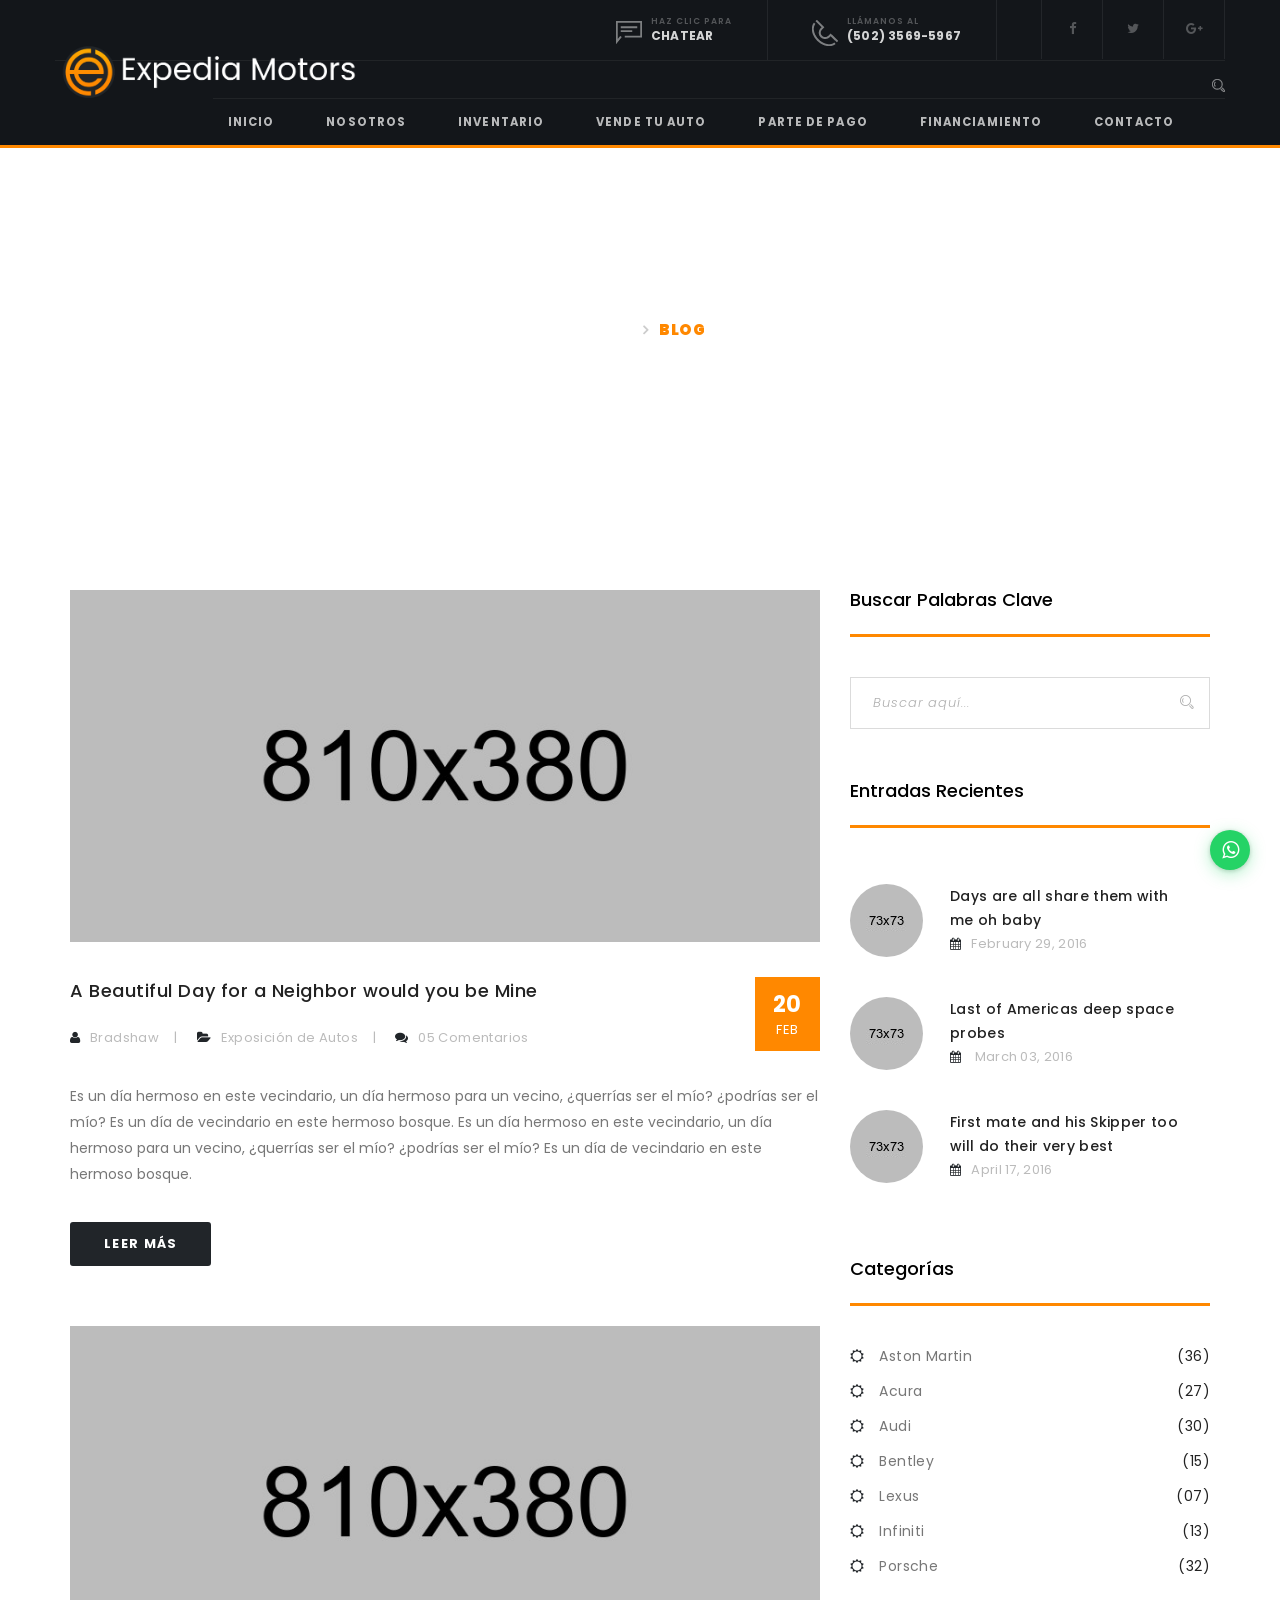
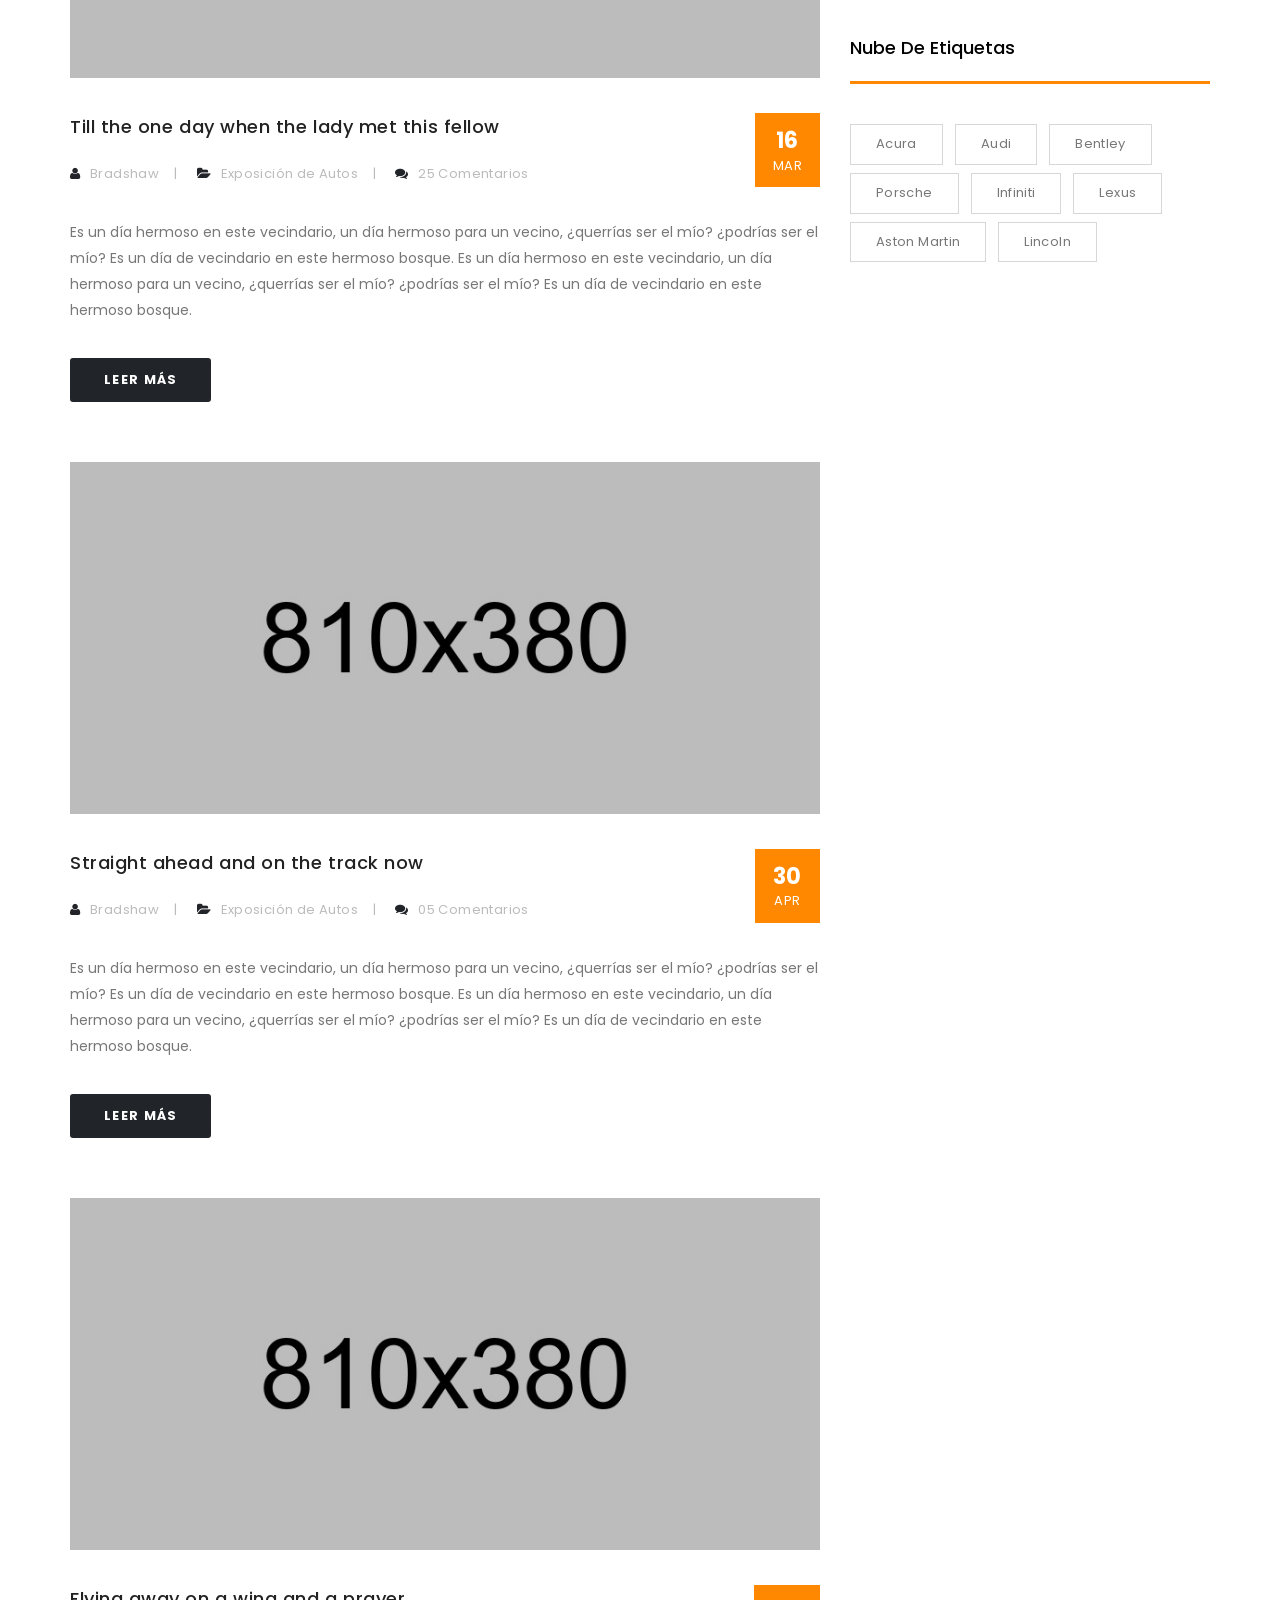
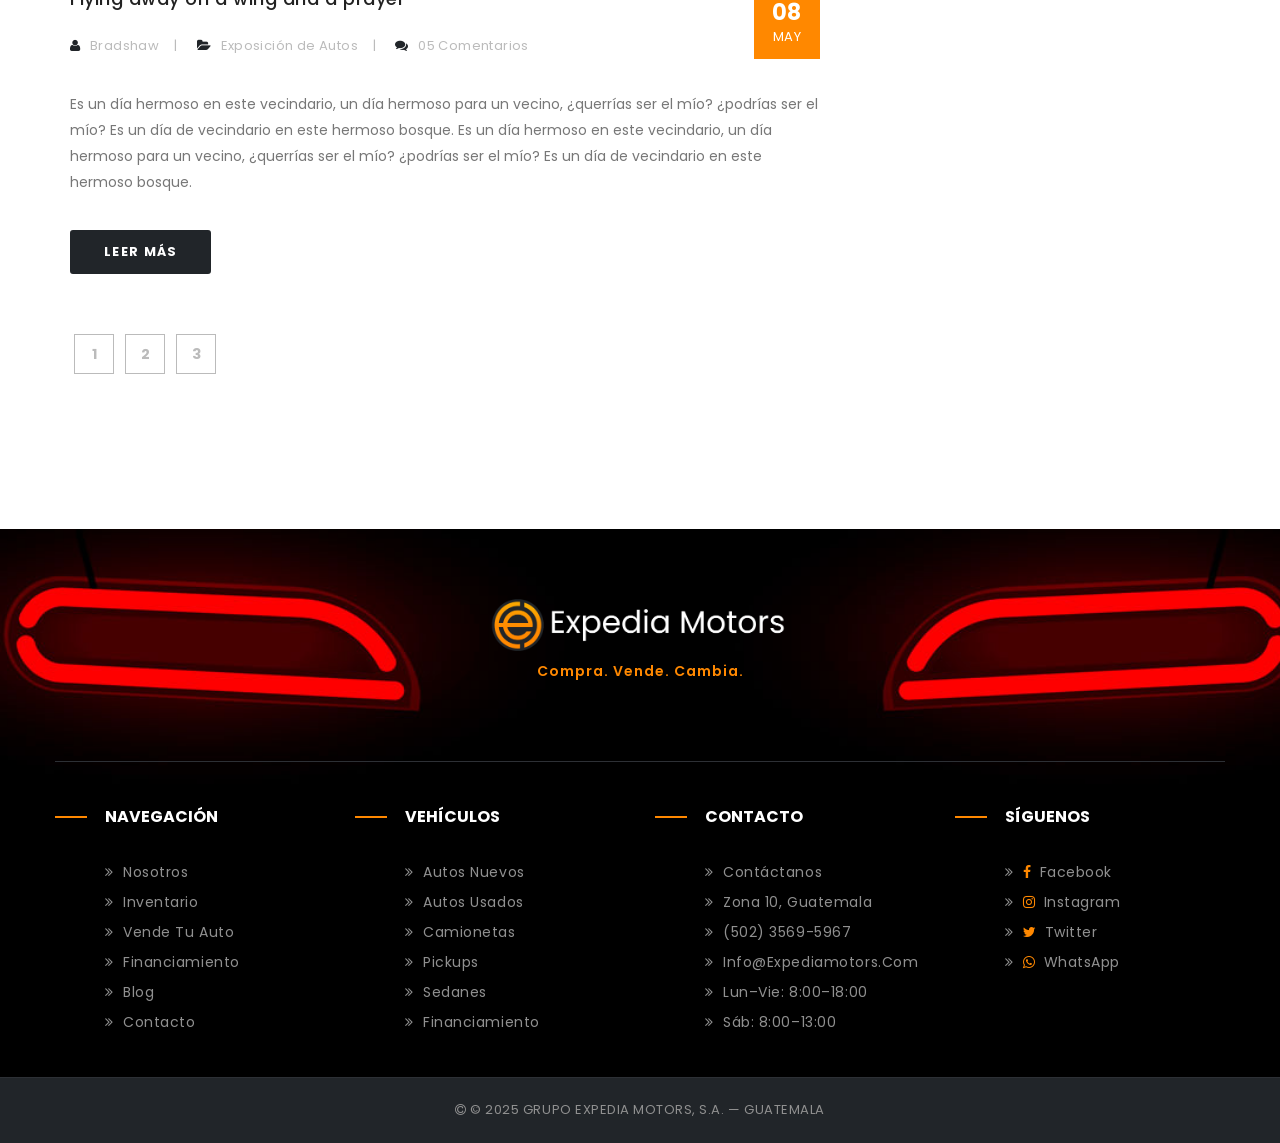
<file: blog.html>
﻿<!DOCTYPE html>
<!--[if lt IE 7 ]> <html class="ie6"> <![endif]-->
<!--[if IE 7 ]>    <html class="ie7"> <![endif]-->
<!--[if IE 8 ]>    <html class="ie8"> <![endif]-->
<!--[if IE 9 ]>    <html class="ie9"> <![endif]-->
<!--[if (gt IE 9)|!(IE)]><!--><html lang="en" class=""><!--<![endif]-->
<head>
	<meta charset="utf-8">

    <meta http-equiv="X-UA-Compatible" content="IE=edge">
    <meta name="viewport" content="width=device-width, initial-scale=1">
    <meta name="color-scheme" content="light">

    <meta name="description" content="">
    <meta name="author" content="">

	<title>Expedia Motors - Blog</title>

	<!-- Standard Favicon -->
	<link rel="icon" type="image/x-icon" href="images//favicon.ico" />
	
	<!-- For iPhone 4 Retina display: -->
	<link rel="apple-touch-icon-precomposed" sizes="114x114" href="images//apple-touch-icon-114x114-precomposed.png">
	
	<!-- For iPad: -->
	<link rel="apple-touch-icon-precomposed" sizes="72x72" href="images//apple-touch-icon-72x72-precomposed.png">
	
	<!-- For iPhone: -->
	<link rel="apple-touch-icon-precomposed" href="images//apple-touch-icon-57x57-precomposed.png">	
	
	<!-- Library - Google Font Familys -->	
	<link href="https://fonts.googleapis.com/css2?family=Poppins:ital,wght@0,300;0,400;0,500;0,700;1,400&display=swap" rel="stylesheet">
		
	<!-- Library - Bootstrap v3.3.5 -->
    <link rel="stylesheet" type="text/css" href="libraries/lib.css">
	
	<!-- Custom - Theme CSS -->
	<link rel="stylesheet" type="text/css" href="style.css">	
	<link rel="stylesheet" type="text/css" href="css/plugins.css">	
	<link rel="stylesheet" type="text/css" href="css/navigation-menu.css">
	<link rel="stylesheet" type="text/css" href="css/shortcode.css">
	
	<!--[if lt IE 9]>
		<script src="js/html5/respond.min.js"></script>
    <![endif]-->
	
</head>

<body data-offset="200" data-spy="scroll" data-target=".ow-navigation">
	<div class="main-container">
		<!-- Loader -->
		<div id="site-loader" class="load-complete">
			<div class="loader">
				<div class="loader-inner ball-clip-rotate">
					<div></div>
				</div>
			</div>
		</div><!-- Loader /- -->
		
		<!-- Header Section -->
		<header id="header" class="header-section container-fluid no-padding">
			<!-- Container -->
			<div class="container">
				<!-- Top Header -->
				<div class="top-header container-fluid no-padding">
					<div class="col-md-8 col-sm-12 col-xs-12 top-icons no-padding">
						<a href="#"><img src="images/chat-ic.png" alt="Chat" /><span>Haz clic para</span><b>Chatear</b></a>
						<a href="#"><img src="images/phone-ic.png" alt="Phone" /><span>Llámanos al</span><b>(502) 3569-5967</b></a>
						<ul>
							<li><a href="https://www.facebook.com/expediamotors/" title="Facebook" target="_blank" rel="noopener"><i class="fa fa-facebook"></i></a></li>
							<li><a href="#" title="Twitter"><i class="fa fa-twitter"></i></a></li>
							<li><a href="#" title="Google+"><i class="fa fa-google-plus"></i></a></li>
						</ul>
					</div>
				</div><!-- Top Header /- -->		
				<!-- nav -->
				<nav class="navbar navbar-default ow-navigation">
					<div class="navbar-header">
						<button aria-controls="navbar" aria-expanded="false" data-target="#navbar" data-toggle="collapse" class="navbar-toggle collapsed" type="button">
							<span class="sr-only">Alternar navegación</span>
							<span class="icon-bar"></span>
							<span class="icon-bar"></span>
							<span class="icon-bar"></span>
						</button>
						<a href="index.html" class="navbar-brand"><img src="images/logo-expedia.png" alt="Logo" /></a>
					</div>
					<!-- Menu Icon -->
					<div class="menu-icon">
						<div class="search">	
							<a href="#" id="search" title="Buscar"><img src="images/search-ic.png" alt="Buscar" /></a>
						</div>
					</div><!-- Menu Icon /- -->
					<div class="navbar-collapse collapse navbar-right" id="navbar">
						<ul class="nav navbar-nav">
							<li><a href="index.html" title="Inicio">Inicio</a></li>
							<li><a href="about.html" title="Nosotros">Nosotros</a></li>
							<li><a href="inventory.html" title="Inventario">Inventario</a></li>
							<li><a href="vende.html" title="Vende tu auto">Vende tu auto</a></li><li><a href="parte-de-pago.html" title="Parte de pago">Parte de pago</a></li><li class="nav-cta"><a href="financiamiento.html" title="Financiamiento">Financiamiento</a></li>
							<li><a href="contactus.html" title="Contacto">Contacto</a></li>
						</ul>
					</div><!--/.nav-collapse -->
				</nav><!-- nav /- -->
				<!-- Search Box -->
				<div class="search-box">
					<span><i class="icon_close"></i></span>
					<div class="sb-ai-panel">
						<div class="sb-ai-inner">
							<div class="sb-ai-header">
								<div class="sb-ai-header-info">
									<div class="sb-ai-avatar-hdr"><img src="images/logo-expedia.png" alt="Expedia Motors" /></div>
									<div>
										<div class="sb-ai-header-titulo">Expedia Motors</div>
										<div class="sb-ai-header-sub"><span class="sb-ai-dot"></span> Asistente en l&#237;nea</div>
									</div>
								</div>
							</div>
							<div id="sb-mensajes" class="sb-mensajes"></div>
							<div class="sb-input-area">
								<input id="sb-input" type="text" placeholder="Ej: SUV Toyota autom&#225;tica nueva, pickup 4x4 usada..." onkeydown="if(event.key==='Enter') sbEnviar()" autocomplete="off" />
								<button type="button" onclick="sbEnviar()"><i class="fa fa-paper-plane"></i></button>
							</div>
						</div>
					</div>
				</div><!-- Search Box /- -->
			</div><!-- Container /- -->
		</header><!-- Header Section /- -->
		
		<main>
			<!-- Page Banner -->
			<div class="container-fluid no-padding page-banner">
				<div class="padding-90"></div>
				<!-- Container -->
				<div class="container">
					<h3>BLOG</h3>
					<ol class="breadcrumb">
						<li><a href="index.html">Inicio</a></li>
						<li class="active">BLOG</li>
					</ol>
				</div><!-- Container /- -->
				<div class="padding-100"></div>
			</div><!-- Page Banner /- -->

			<div class="section-padding"></div>
			<!-- Container -->
			<div class="container">
				<!-- Content Area -->
				<div class="content-area col-md-8 col-sm-7 col-xs-12">
					<article class="type-post">
						<div class="entry-cover">
							<a title="Blog" href="blog-post.html">
								<img width="810" height="380" alt="blog" src="images/blog-1.jpg">
							</a>
						</div>
						<div class="entry-header">
							<a href="#" class="post-date">20<span>Feb</span></a>
							<h3 class="entry-title"><a title="A Beautiful Day for a Neighbor would you be Mine" href="blog-post.html">A Beautiful Day for a Neighbor would you be Mine</a></h3>
							<div class="entry-meta">
								<span><i class="fa fa-user"></i></span><a href="#" title="Bradshaw">Bradshaw</a>
								<span><i class="fa fa-folder-open"></i></span><a href="#" title="Exposición de Autos">Exposición de Autos</a>
								<span><i class="fa fa-comments"></i></span><a href="#" title="05 Comentarios">05 Comentarios</a>
							</div>
						</div>
						<div class="entry-content">
							<p>Es un día hermoso en este vecindario, un día hermoso para un vecino, ¿querrías ser el mío? ¿podrías ser el mío? Es un día de vecindario en este hermoso bosque. Es un día hermoso en este vecindario, un día hermoso para un vecino, ¿querrías ser el mío? ¿podrías ser el mío? Es un día de vecindario en este hermoso bosque.</p>
						</div>
						<a href="#" title="Leer Más" class="read-more">Leer Más</a>
					</article>

					<article class="type-post">
						<div class="entry-cover">
							<a title="Blog" href="blog-post.html">
								<img width="810" height="380" alt="blog" src="images/blog-2.jpg">
							</a>
						</div>
						<div class="entry-header">
							<a href="#" class="post-date">16<span>Mar</span></a>
							<h3 class="entry-title"><a title="Till the one day when the lady met this fellow" href="blog-post.html">Till the one day when the lady met this fellow</a></h3>
							<div class="entry-meta">
								<span><i class="fa fa-user"></i></span><a href="#" title="Bradshaw">Bradshaw</a>
								<span><i class="fa fa-folder-open"></i></span><a href="#" title="Exposición de Autos">Exposición de Autos</a>
								<span><i class="fa fa-comments"></i></span><a href="#" title="25 Comentarios">25 Comentarios</a>
							</div>
						</div>
						<div class="entry-content">
							<p>Es un día hermoso en este vecindario, un día hermoso para un vecino, ¿querrías ser el mío? ¿podrías ser el mío? Es un día de vecindario en este hermoso bosque. Es un día hermoso en este vecindario, un día hermoso para un vecino, ¿querrías ser el mío? ¿podrías ser el mío? Es un día de vecindario en este hermoso bosque.</p>
						</div>
						<a href="#" title="Leer Más" class="read-more">Leer Más</a>
					</article>

					<article class="type-post">
						<div class="entry-cover">
							<a title="Blog" href="blog-post.html">
								<img width="810" height="380" alt="blog" src="images/blog-3.jpg">
							</a>
						</div>
						<div class="entry-header">
							<a href="#" class="post-date">30<span>Apr</span></a>
							<h3 class="entry-title"><a title="Straight ahead and on the track now" href="blog-post.html">Straight ahead and on the track now</a></h3>
							<div class="entry-meta">
								<span><i class="fa fa-user"></i></span><a href="#" title="Bradshaw">Bradshaw</a>
								<span><i class="fa fa-folder-open"></i></span><a href="#" title="Exposición de Autos">Exposición de Autos</a>
								<span><i class="fa fa-comments"></i></span><a href="#" title="05 Comentarios">05 Comentarios</a>
							</div>
						</div>
						<div class="entry-content">
							<p>Es un día hermoso en este vecindario, un día hermoso para un vecino, ¿querrías ser el mío? ¿podrías ser el mío? Es un día de vecindario en este hermoso bosque. Es un día hermoso en este vecindario, un día hermoso para un vecino, ¿querrías ser el mío? ¿podrías ser el mío? Es un día de vecindario en este hermoso bosque.</p>
						</div>
						<a href="#" title="Leer Más" class="read-more">Leer Más</a>
					</article>

					<article class="type-post">
						<div class="entry-cover">
							<a title="Blog" href="blog-post.html">
								<img width="810" height="380" alt="blog" src="images/blog-4.jpg">
							</a>
						</div>
						<div class="entry-header">
							<a href="#" class="post-date">08<span>May</span></a>
							<h3 class="entry-title"><a title="Flying away on a wing and a prayer" href="blog-post.html">Flying away on a wing and a prayer</a></h3>
							<div class="entry-meta">
								<span><i class="fa fa-user"></i></span><a href="#" title="Bradshaw">Bradshaw</a>
								<span><i class="fa fa-folder-open"></i></span><a href="#" title="Exposición de Autos">Exposición de Autos</a>
								<span><i class="fa fa-comments"></i></span><a href="#" title="05 Comentarios">05 Comentarios</a>
							</div>
						</div>
						<div class="entry-content">
							<p>Es un día hermoso en este vecindario, un día hermoso para un vecino, ¿querrías ser el mío? ¿podrías ser el mío? Es un día de vecindario en este hermoso bosque. Es un día hermoso en este vecindario, un día hermoso para un vecino, ¿querrías ser el mío? ¿podrías ser el mío? Es un día de vecindario en este hermoso bosque.</p>
						</div>
						<a href="#" title="Leer Más" class="read-more">Leer Más</a>
					</article>
					<nav class="ow-pagination text-left">
						<ul class="pagination">
							<li><a href="#">1</a></li>
							<li><a href="#">2</a></li>
							<li><a href="#">3</a></li>
						</ul>
					</nav>
					<div class="padding-50"></div>
				</div><!-- Content Area /- -->
				<!-- Widget Area -->
				<div class="col-md-4 col-sm-5 col-xs-12 widget-area">
					<!-- Widget Search -->
					<aside class="widget widget_search">
						<h3 class="widget-title">Buscar Palabras Clave</h3>
						<div class="input-group">
							<input type="text" class="form-control" placeholder="Buscar aquí...">
							<span class="input-group-btn">
								<button class="btn btn-search" title="Buscar" type="button"><i class="icon icon-Search"></i></button>
							</span>
						</div>
					</aside><!-- Widget Search /- -->
					<!-- Widget Latest Post -->
					<aside class="widget widget_latestposts">
						<h3 class="widget-title">Entradas Recientes</h3>
						<div class="latest-content">
							<a href="blog-post.html" title="Entradas Recientes"><i><img width="73" height="73" alt="thumb" src="images/latest-post-1.jpg"></i></a>
							<h3><a title="Days are all share them with me oh baby" href="blog-post.html">Days are all share them with me oh baby</a></h3>
							<p><a href="#"><i class="fa fa-calendar"></i>February 29, 2016</a></p>
						</div>
						<div class="latest-content">
							<a href="blog-post.html" title="Entradas Recientes"><i><img width="73" height="73" alt="thumb" src="images/latest-post-2.jpg"></i></a>						
							<h3><a title="Last of Americas deep space probes" href="blog-post.html">Last of Americas deep space probes</a></h3>
							<p><a href="#"><i class="fa fa-calendar"></i> March 03, 2016</a></p>
						</div>
						<div class="latest-content">
							<a href="blog-post.html" title="Entradas Recientes"><i><img width="73" height="73" alt="thumb" src="images/latest-post-3.jpg"></i></a>						
							<h3><a title="First mate and his Skipper too will do their very best" href="blog-post.html">First mate and his Skipper too will do their very best</a></h3>
							<p><a href="#"><i class="fa fa-calendar"></i>April 17, 2016</a></p>
						</div>
					</aside><!-- Widget Latest Post /-  -->
					<!-- Widget Categories -->
					<aside class="widget widget_categories">
						<h3 class="widget-title">Categorías</h3>
						<ul>
							<li><a href="#" title="Aston Martin">Aston Martin<span>(36)</span></a></li>
							<li><a href="#" title="Acura">Acura<span>(27)</span></a></li>
							<li><a href="#" title="Audi">Audi<span>(30)</span></a></li>
							<li><a href="#" title="Bentley">Bentley<span>(15)</span></a></li>
							<li><a href="#" title="Lexus">Lexus<span>(07)</span></a></li>
							<li><a href="#" title="Infiniti">Infiniti<span>(13)</span></a></li>
							<li><a href="#" title="Porsche">Porsche<span>(32)</span></a></li>
						</ul>
					</aside><!-- Widget Categories /-  -->
					<!-- Widget Tags -->
					<aside class="widget widget_tags">
						<h3 class="widget-title">Nube de Etiquetas</h3>
						<a href="#" title="Acura">Acura</a>
						<a href="#" title="Audi">Audi</a>
						<a href="#" title="Bentley">Bentley</a>
						<a href="#" title="Porsche">Porsche</a>
						<a href="#" title="Infiniti">Infiniti</a>
						<a href="#" title="Lexus">Lexus</a>
						<a href="#" title="Aston Martin">Aston Martin</a>
						<a href="#" title="Lincoln">Lincoln</a>
					</aside><!-- Widget Tags /- -->
					<div class="padding-50"></div>
				</div><!-- Widget Area /- -->
			</div><!-- Container /- -->
			<div class="padding-100"></div>
		</main>
		
						<!-- Footer Section -->
		<footer class="footer-main container-fluid no-padding" style="background-image: url('images/ftr-bg.jpg'); background-size: cover; background-position: top center; background-repeat: no-repeat;">
			<!-- Container -->
			<div class="container">
				<div class="logo-block col-md-12 col-sm-12 col-xs-12 no-padding">
					<a href="#" title="Logo"><img src="images/logo-expedia.png" alt="Logo" /></a>
					<p style="color:#FF8800; font-weight:600; letter-spacing:1px; margin-top:10px;">Compra. Vende. Cambia.</p>
				</div>
				<div class="row">
					<div class="col-md-3 col-sm-6 col-xs-6">
						<!-- Widget Link -->
						<aside class="widget widget_link">
							<h3 class="widget-title">NAVEGACI&#211;N</h3>
							<ul>
								<li><a href="about.html" title="Nosotros">Nosotros</a></li>
								<li><a href="inventory.html" title="Inventario">Inventario</a></li>
								<li><a href="vende.html" title="Vende tu auto">Vende tu auto</a></li>
								<li><a href="financiamiento.html" title="Financiamiento">Financiamiento</a></li>
								<li><a href="blog.html" title="Blog">Blog</a></li>
								<li><a href="contactus.html" title="Contacto">Contacto</a></li>
							</ul>
						</aside><!-- Widget Link /- -->
					</div>
					<div class="col-md-3 col-sm-6 col-xs-6">
						<!-- Widget Link -->
						<aside class="widget widget_link">
							<h3 class="widget-title">VEH&#205;CULOS</h3>
							<ul>
								<li><a href="inventory.html" title="Autos Nuevos">Autos Nuevos</a></li>
								<li><a href="inventory.html" title="Autos Usados">Autos Usados</a></li>
								<li><a href="inventory.html" title="Camionetas">Camionetas</a></li>
								<li><a href="inventory.html" title="Pickups">Pickups</a></li>
								<li><a href="inventory.html" title="Sedanes">Sedanes</a></li>
								<li><a href="financiamiento.html" title="Financiamiento">Financiamiento</a></li>
							</ul>
						</aside><!-- Widget Link /- -->
					</div>
					<div class="col-md-3 col-sm-6 col-xs-6">
						<!-- Widget Link -->
						<aside class="widget widget_link">
							<h3 class="widget-title">CONTACTO</h3>
							<ul>
								<li><a href="contactus.html" title="Cont&#225;ctanos">Cont&#225;ctanos</a></li>
								<li><a href="#" title="Ubicaci&#243;n">Zona 10, Guatemala</a></li>
								<li><a href="tel:50235695967" title="Tel&#233;fono">(502) 3569-5967</a></li>
								<li><a href="mailto:info@expediamotors.com" title="Email">info@expediamotors.com</a></li>
								<li><a href="#" title="Horario">Lun&ndash;Vie: 8:00&ndash;18:00</a></li>
								<li><a href="#" title="Horario">S&#225;b: 8:00&ndash;13:00</a></li>
							</ul>
						</aside><!-- Widget Link /- -->
					</div>
					<div class="col-md-3 col-sm-6 col-xs-6">
						<!-- Widget Link -->
						<aside class="widget widget_link">
							<h3 class="widget-title">S&#205;GUENOS</h3>
							<ul>
								<li><a href="https://www.facebook.com/expediamotors/" title="Facebook" target="_blank" rel="noopener"><i class="fa fa-facebook" style="margin-right:8px;color:#FF8800;"></i>Facebook</a></li>
								<li><a href="#" title="Instagram"><i class="fa fa-instagram" style="margin-right:8px;color:#FF8800;"></i>Instagram</a></li>
								<li><a href="#" title="Twitter"><i class="fa fa-twitter" style="margin-right:8px;color:#FF8800;"></i>Twitter</a></li>
								<li><a href="#" title="WhatsApp"><i class="fa fa-whatsapp" style="margin-right:8px;color:#FF8800;"></i>WhatsApp</a></li>
							</ul>
						</aside><!-- Widget Link /- -->
					</div>
				</div>
			</div><!-- Container /- -->

			<!-- Copyright -->
			<div class="container-fluid no-padding copyright">
				<p><i class="fa fa-copyright"></i> &copy; 2025 GRUPO EXPEDIA MOTORS, S.A. &mdash; GUATEMALA</p>
			</div><!-- Copyright /- -->
		</footer><!-- Footer Section /- -->
		
	</div>
	
	<!-- JQuery v1.12.4 -->
	<script src="js/jquery-1.12.4.min.js"></script>

	<!-- Library - Js -->
	<script src="libraries/lib.js"></script>
	
	<!-- Library - Theme JS -->
	<script src="js/functions.js"></script>

<script src="data/inventario.js"></script>
<a id="wa-btn" href="https://wa.me/50235695967" target="_blank" title="Escríbenos por WhatsApp"><i class="fa fa-whatsapp"></i></a>
<script src="js/buscador-navbar.js"></script>
</body>
</html>
</file>
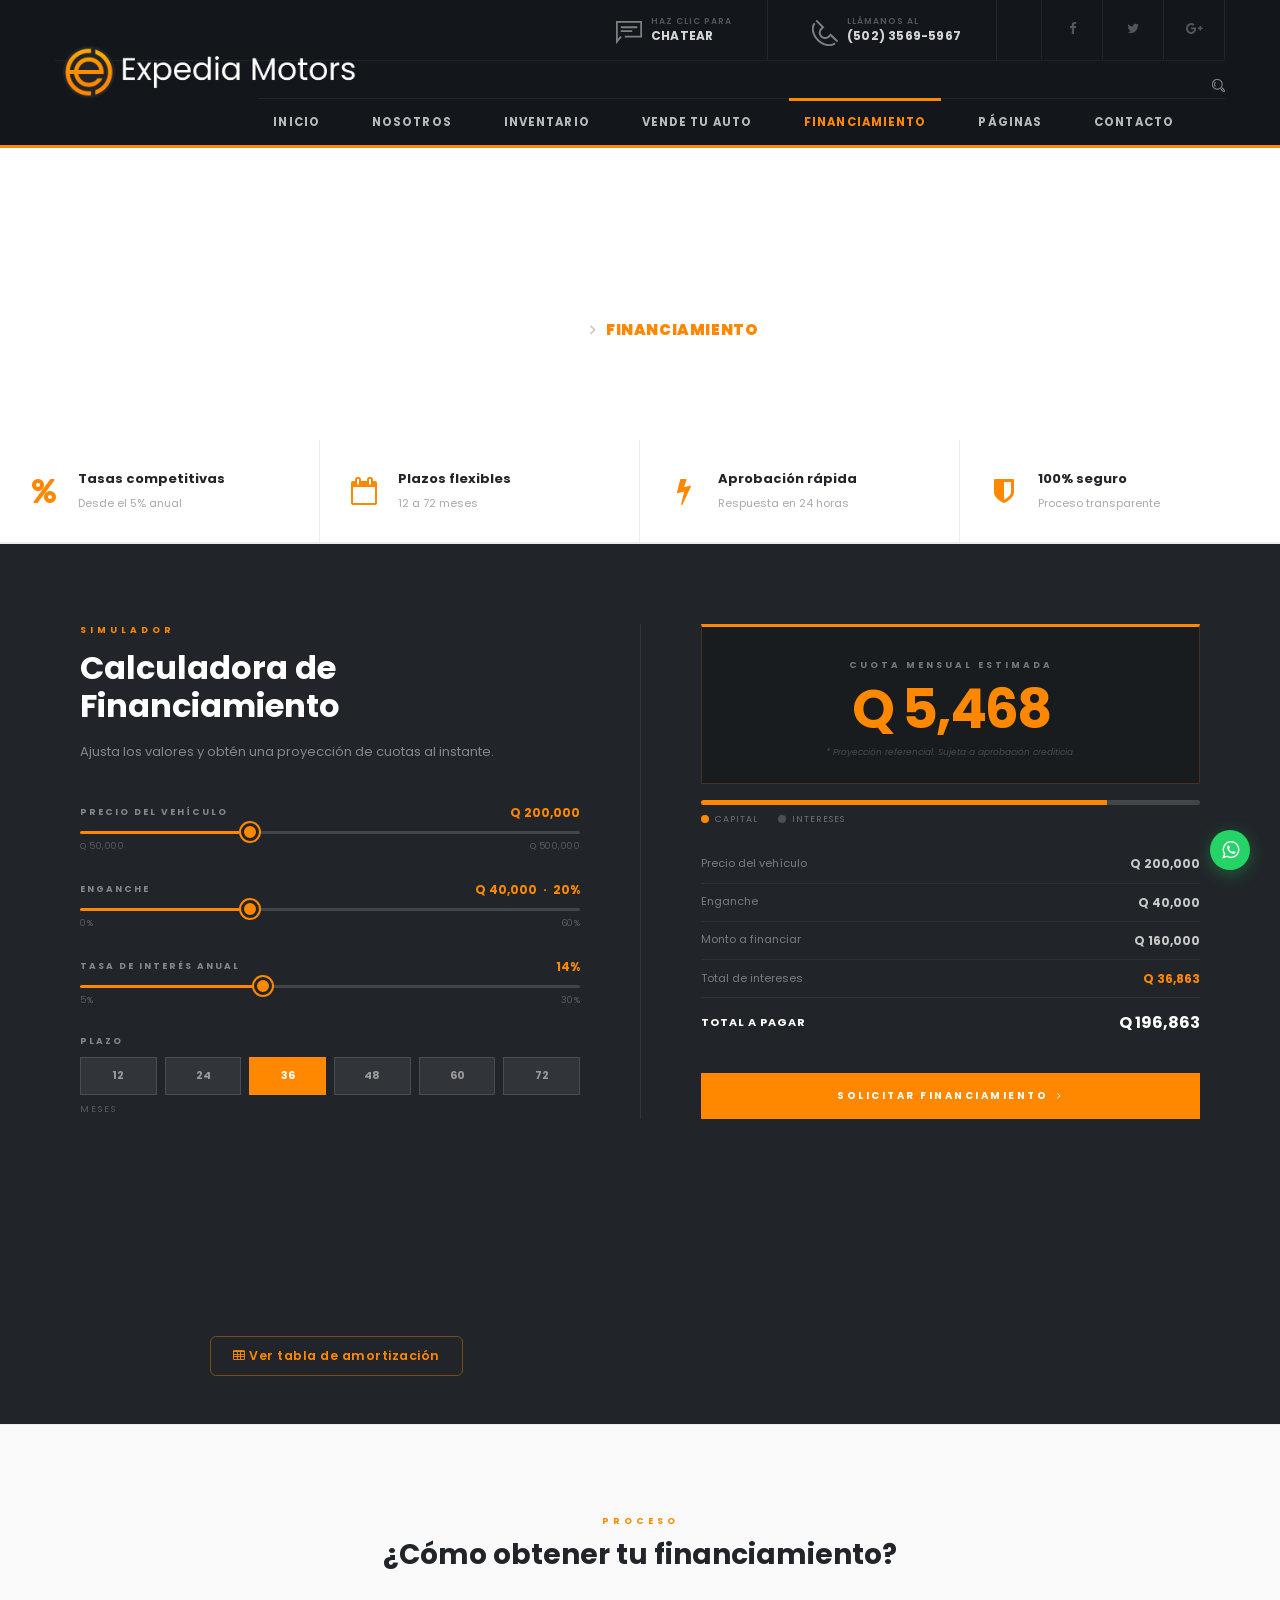
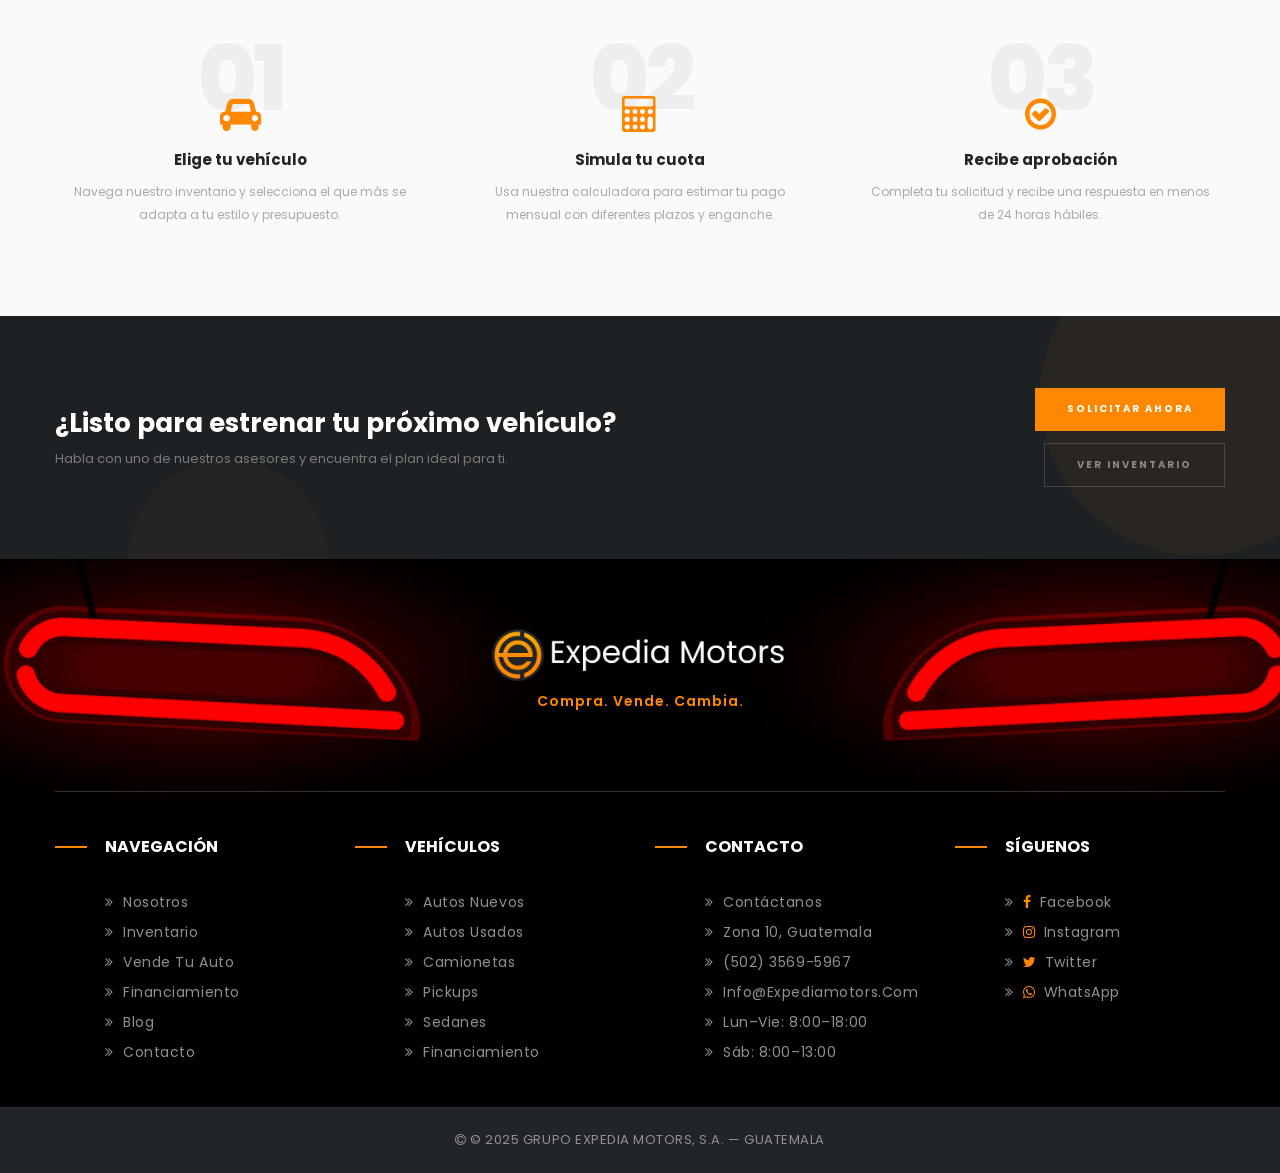
<file: financiamiento.html>
﻿<!DOCTYPE html>
<!--[if lt IE 7 ]> <html class="ie6"> <![endif]-->
<!--[if IE 7 ]>    <html class="ie7"> <![endif]-->
<!--[if IE 8 ]>    <html class="ie8"> <![endif]-->
<!--[if IE 9 ]>    <html class="ie9"> <![endif]-->
<!--[if (gt IE 9)|!(IE)]><!--><html lang="en" class=""><!--<![endif]-->
<head>
	<meta charset="utf-8">

    <meta http-equiv="X-UA-Compatible" content="IE=edge">
    <meta name="viewport" content="width=device-width, initial-scale=1">
    <meta name="color-scheme" content="light">

    <meta name="description" content="">
    <meta name="author" content="">

	<title>Expedia Motors - Financiamiento</title>

	<!-- Standard Favicon -->
	<link rel="icon" type="image/x-icon" href="images//favicon.ico" />

	<!-- For iPhone 4 Retina display: -->
	<link rel="apple-touch-icon-precomposed" sizes="114x114" href="images//apple-touch-icon-114x114-precomposed.png">

	<!-- For iPad: -->
	<link rel="apple-touch-icon-precomposed" sizes="72x72" href="images//apple-touch-icon-72x72-precomposed.png">

	<!-- For iPhone: -->
	<link rel="apple-touch-icon-precomposed" href="images//apple-touch-icon-57x57-precomposed.png">

	<!-- Library - Google Font Familys -->
	<link href="https://fonts.googleapis.com/css2?family=Poppins:ital,wght@0,300;0,400;0,500;0,700;1,400&display=swap" rel="stylesheet">

	<!-- Library - Bootstrap v3.3.5 -->
    <link rel="stylesheet" type="text/css" href="libraries/lib.css">

	<!-- Custom - Theme CSS -->
	<link rel="stylesheet" type="text/css" href="style.css">
	<link rel="stylesheet" type="text/css" href="css/plugins.css">
	<link rel="stylesheet" type="text/css" href="css/navigation-menu.css">
	<link rel="stylesheet" type="text/css" href="css/shortcode.css">

	<!--[if lt IE 9]>
		<script src="js/html5/respond.min.js"></script>
    <![endif]-->

</head>

<body data-offset="200" data-spy="scroll" data-target=".ow-navigation">
	<div class="main-container">
		<!-- Loader -->
		<div id="site-loader" class="load-complete">
			<div class="loader">
				<div class="loader-inner ball-clip-rotate">
					<div></div>
				</div>
			</div>
		</div><!-- Loader /- -->

		<!-- Header Section -->
		<header id="header" class="header-section container-fluid no-padding">
			<!-- Container -->
			<div class="container">
				<!-- Top Header -->
				<div class="top-header container-fluid no-padding">
					<div class="col-md-8 col-sm-12 col-xs-12 top-icons no-padding">
						<a href="#"><img src="images/chat-ic.png" alt="Chat" /><span>Haz clic para</span><b>Chatear</b></a>
						<a href="#"><img src="images/phone-ic.png" alt="Phone" /><span>Llámanos al</span><b>(502) 3569-5967</b></a>
						<ul>
							<li><a href="https://www.facebook.com/expediamotors/" title="Facebook" target="_blank" rel="noopener"><i class="fa fa-facebook"></i></a></li>
							<li><a href="#" title="Twitter"><i class="fa fa-twitter"></i></a></li>
							<li><a href="#" title="Google+"><i class="fa fa-google-plus"></i></a></li>
						</ul>
					</div>
				</div><!-- Top Header /- -->
				<!-- nav -->
				<nav class="navbar navbar-default ow-navigation">
					<div class="navbar-header">
						<button aria-controls="navbar" aria-expanded="false" data-target="#navbar" data-toggle="collapse" class="navbar-toggle collapsed" type="button">
							<span class="sr-only">Alternar navegaci&#243;n</span>
							<span class="icon-bar"></span>
							<span class="icon-bar"></span>
							<span class="icon-bar"></span>
						</button>
						<a href="index.html" class="navbar-brand"><img src="images/logo-expedia.png" alt="Logo" /></a>
					</div>
					<!-- Menu Icon -->
					<div class="menu-icon">
						<div class="search">
							<a href="#" id="search" title="Buscar"><img src="images/search-ic.png" alt="Buscar" /></a>
						</div>
					</div><!-- Menu Icon /- -->
					<div class="navbar-collapse collapse navbar-right" id="navbar">
						<ul class="nav navbar-nav">
							<li><a href="index.html" title="Inicio">Inicio</a></li>
							<li><a href="about.html" title="Nosotros">Nosotros</a></li>
							<li><a href="inventory.html" title="Inventario">Inventario</a></li>
							<li><a href="vende.html" title="Vende tu auto">Vende tu auto</a></li>
							<li class="active nav-cta"><a href="financiamiento.html" title="Financiamiento">Financiamiento</a></li>
							<li class="dropdown">
								<a href="#" class="dropdown-toggle" role="button" aria-haspopup="true" aria-expanded="false" title="P&#225;ginas">P&#225;ginas</a>
								<i class="ddl-switch fa fa-angle-down"></i>
								<ul class="dropdown-menu">
									<li><a href="404.html" title="404">404</a></li>
								</ul>
							</li>
							<li><a href="contactus.html" title="Contacto">Contacto</a></li>
						</ul>
					</div><!--/.nav-collapse -->
				</nav><!-- nav /- -->
				<!-- Search Box -->
				<div class="search-box">
					<span><i class="icon_close"></i></span>
					<div class="sb-ai-panel">
						<div class="sb-ai-inner">
							<div class="sb-ai-header">
								<div class="sb-ai-header-info">
									<div class="sb-ai-avatar-hdr"><img src="images/logo-expedia.png" alt="Expedia Motors" /></div>
									<div>
										<div class="sb-ai-header-titulo">Expedia Motors</div>
										<div class="sb-ai-header-sub"><span class="sb-ai-dot"></span> Asistente en l&#237;nea</div>
									</div>
								</div>
							</div>
							<div id="sb-mensajes" class="sb-mensajes"></div>
							<div class="sb-input-area">
								<input id="sb-input" type="text" placeholder="Ej: SUV Toyota autom&#225;tica nueva, pickup 4x4 usada..." onkeydown="if(event.key==='Enter') sbEnviar()" autocomplete="off" />
								<button type="button" onclick="sbEnviar()"><i class="fa fa-paper-plane"></i></button>
							</div>
						</div>
					</div>
				</div><!-- Search Box /- -->
			</div><!-- Container /- -->
		</header><!-- Header Section /- -->

		<main>

			<!-- Page Banner -->
			<div class="container-fluid no-padding page-banner">
				<div class="padding-90"></div>
				<!-- Container -->
				<div class="container">
					<h3>Financiamiento</h3>
					<ol class="breadcrumb">
						<li><a href="index.html">Inicio</a></li>
						<li class="active">Financiamiento</li>
					</ol>
				</div><!-- Container /- -->
				<div class="padding-100"></div>
			</div><!-- Page Banner /- -->

			<!-- Benefits Strip -->
			<div class="fin-beneficios-strip">
				<div class="container-fluid no-padding">
					<div class="row" style="margin:0;">
						<div class="col-md-3 col-sm-6 col-xs-12" style="padding:0;">
							<div class="fin-beneficio">
								<i class="fa fa-percent"></i>
								<div>
									<strong>Tasas competitivas</strong>
									<span>Desde el 5% anual</span>
								</div>
							</div>
						</div>
						<div class="col-md-3 col-sm-6 col-xs-12" style="padding:0;">
							<div class="fin-beneficio">
								<i class="fa fa-calendar-o"></i>
								<div>
									<strong>Plazos flexibles</strong>
									<span>12 a 72 meses</span>
								</div>
							</div>
						</div>
						<div class="col-md-3 col-sm-6 col-xs-12" style="padding:0;">
							<div class="fin-beneficio">
								<i class="fa fa-bolt"></i>
								<div>
									<strong>Aprobaci&#243;n r&#225;pida</strong>
									<span>Respuesta en 24 horas</span>
								</div>
							</div>
						</div>
						<div class="col-md-3 col-sm-6 col-xs-12" style="padding:0;">
							<div class="fin-beneficio fin-beneficio--last">
								<i class="fa fa-shield"></i>
								<div>
									<strong>100% seguro</strong>
									<span>Proceso transparente</span>
								</div>
							</div>
						</div>
					</div>
				</div>
			</div><!-- Benefits Strip /- -->

			<!-- Calculadora de Financiamiento -->
			<div class="financiamiento-section container-fluid no-padding">
				<div class="container">
					<div class="row">

						<!-- Panel izquierdo: controles -->
						<div class="col-md-6 fin-panel fin-panel--inputs">
							<p class="fin-eyebrow">Simulador</p>
							<h2 class="fin-titulo">Calculadora de<br>Financiamiento</h2>
							<p class="fin-subtitulo">Ajusta los valores y obt&#233;n una proyecci&#243;n de cuotas al instante.</p>

							<div class="fin-campo">
								<div class="fin-label-row">
									<label>Precio del veh&#237;culo</label>
									<span class="fin-valor" id="fin-precio-val">Q 200,000</span>
								</div>
								<input type="range" id="fin-precio" class="fin-slider" min="50000" max="500000" step="5000" value="200000" oninput="calcularFin()" />
								<div class="fin-range-extremos"><span>Q 50,000</span><span>Q 500,000</span></div>
							</div>

							<div class="fin-campo">
								<div class="fin-label-row">
									<label>Enganche</label>
									<span class="fin-valor" id="fin-enganche-val">Q 40,000 &nbsp;&#183;&nbsp; 20%</span>
								</div>
								<input type="range" id="fin-enganche" class="fin-slider" min="0" max="60" step="5" value="20" oninput="calcularFin()" />
								<div class="fin-range-extremos"><span>0%</span><span>60%</span></div>
							</div>

							<div class="fin-campo">
								<div class="fin-label-row">
									<label>Tasa de inter&#233;s anual</label>
									<span class="fin-valor" id="fin-tasa-val">14%</span>
								</div>
								<input type="range" id="fin-tasa" class="fin-slider" min="5" max="30" step="0.5" value="14" oninput="calcularFin()" />
								<div class="fin-range-extremos"><span>5%</span><span>30%</span></div>
							</div>

							<div class="fin-campo">
								<label>Plazo</label>
								<div class="fin-plazo-btns" id="fin-plazo-btns">
									<button class="fin-plazo-btn" data-meses="12" onclick="seleccionarPlazo(this)">12</button>
									<button class="fin-plazo-btn" data-meses="24" onclick="seleccionarPlazo(this)">24</button>
									<button class="fin-plazo-btn fin-plazo-btn--activo" data-meses="36" onclick="seleccionarPlazo(this)">36</button>
									<button class="fin-plazo-btn" data-meses="48" onclick="seleccionarPlazo(this)">48</button>
									<button class="fin-plazo-btn" data-meses="60" onclick="seleccionarPlazo(this)">60</button>
									<button class="fin-plazo-btn" data-meses="72" onclick="seleccionarPlazo(this)">72</button>
								</div>
								<p class="fin-plazo-label">meses</p>
							</div>
						</div>

						<!-- Panel derecho: resultados -->
						<div class="col-md-6 fin-panel fin-panel--resultados">
							<div class="fin-cuota-box">
								<p class="fin-cuota-etiqueta">Cuota mensual estimada</p>
								<h3 class="fin-cuota-monto" id="fin-cuota">Q 0</h3>
								<p class="fin-cuota-nota">* Proyecci&#243;n referencial. Sujeta a aprobaci&#243;n crediticia.</p>
							</div>

							<!-- Barra de desglose capital vs intereses -->
							<div class="fin-barra-wrap">
								<div class="fin-barra-principal" id="fin-barra-principal"></div>
								<div class="fin-barra-intereses"></div>
							</div>
							<div class="fin-barra-leyenda">
								<span><em class="fin-barra-dot fin-barra-dot--principal"></em>Capital</span>
								<span><em class="fin-barra-dot fin-barra-dot--intereses"></em>Intereses</span>
							</div>

							<div class="fin-desglose">
								<div class="fin-fila">
									<span>Precio del veh&#237;culo</span>
									<strong id="fin-r-precio">Q 200,000</strong>
								</div>
								<div class="fin-fila">
									<span>Enganche</span>
									<strong id="fin-r-enganche">Q 40,000</strong>
								</div>
								<div class="fin-fila">
									<span>Monto a financiar</span>
									<strong id="fin-r-financiar">Q 160,000</strong>
								</div>
								<div class="fin-fila">
									<span>Total de intereses</span>
									<strong id="fin-r-intereses" class="fin-intereses-val">Q 0</strong>
								</div>
								<div class="fin-fila fin-fila--total">
									<span>Total a pagar</span>
									<strong id="fin-r-total">Q 0</strong>
								</div>
							</div>

							<a href="contactus.html" title="Solicitar financiamiento" class="fin-cta">
								Solicitar financiamiento &nbsp;<i class="fa fa-angle-right"></i>
							</a>
						</div>

					</div>
				</div>

				<!-- Tabla de amortización -->
				<div class="container" style="margin-top:32px; padding-bottom:48px;">
					<div class="fin-amort-wrap">
						<button class="fin-amort-toggle" onclick="toggleAmortizacion()" id="btn-amort">
							<i class="fa fa-table"></i> Ver tabla de amortización
						</button>
						<div id="fin-amort-panel" style="display:none; margin-top:20px;">
							<p style="font-size:11.5px; color:rgba(255,255,255,0.4); margin-bottom:14px; font-family:'Poppins';">* Proyección mensual referencial. Valores redondeados.</p>
							<div style="overflow-x:auto;">
								<table class="fin-amort-tabla" id="fin-amort-tabla">
									<thead>
										<tr>
											<th>Mes</th>
											<th>Cuota</th>
											<th>Capital</th>
											<th>Interés</th>
											<th>Saldo</th>
										</tr>
									</thead>
									<tbody id="fin-amort-cuerpo"></tbody>
								</table>
							</div>
						</div>
					</div>
				</div>

			</div><!-- Calculadora /- -->

			<!-- C&#243;mo funciona -->
			<div class="fin-pasos-section">
				<div class="container">
					<div class="fin-pasos-header text-center">
						<p class="fin-eyebrow fin-eyebrow--dark">Proceso</p>
						<h2 class="fin-pasos-titulo">&#191;C&#243;mo obtener tu financiamiento?</h2>
					</div>
					<div class="row">
						<div class="col-md-4 fin-paso">
							<div class="fin-paso-num">01</div>
							<i class="fa fa-car fin-paso-ico"></i>
							<h4>Elige tu veh&#237;culo</h4>
							<p>Navega nuestro inventario y selecciona el que m&#225;s se adapta a tu estilo y presupuesto.</p>
						</div>
						<div class="col-md-4 fin-paso">
							<div class="fin-paso-num">02</div>
							<i class="fa fa-calculator fin-paso-ico"></i>
							<h4>Simula tu cuota</h4>
							<p>Usa nuestra calculadora para estimar tu pago mensual con diferentes plazos y enganche.</p>
						</div>
						<div class="col-md-4 fin-paso">
							<div class="fin-paso-num">03</div>
							<i class="fa fa-check-circle-o fin-paso-ico"></i>
							<h4>Recibe aprobaci&#243;n</h4>
							<p>Completa tu solicitud y recibe una respuesta en menos de 24 horas h&#225;biles.</p>
						</div>
					</div>
				</div>
			</div><!-- C&#243;mo funciona /- -->

			<!-- CTA Inferior -->
			<div class="fin-cta-section">
				<div class="container">
					<div class="row fin-cta-inner">
						<div class="col-md-7">
							<h3>&#191;Listo para estrenar tu pr&#243;ximo veh&#237;culo?</h3>
							<p>Habla con uno de nuestros asesores y encuentra el plan ideal para ti.</p>
						</div>
						<div class="col-md-5 fin-cta-btns-wrap">
							<a href="contactus.html" class="fin-cta-btn fin-cta-btn--primary">Solicitar ahora</a>
							<a href="inventory.html" class="fin-cta-btn fin-cta-btn--outline">Ver inventario</a>
						</div>
					</div>
				</div>
			</div><!-- CTA Inferior /- -->

		</main>

						<!-- Footer Section -->
		<footer class="footer-main container-fluid no-padding" style="background-image: url('images/ftr-bg.jpg'); background-size: cover; background-position: top center; background-repeat: no-repeat;">
			<!-- Container -->
			<div class="container">
				<div class="logo-block col-md-12 col-sm-12 col-xs-12 no-padding">
					<a href="#" title="Logo"><img src="images/logo-expedia.png" alt="Logo" /></a>
					<p style="color:#FF8800; font-weight:600; letter-spacing:1px; margin-top:10px;">Compra. Vende. Cambia.</p>
				</div>
				<div class="row">
					<div class="col-md-3 col-sm-6 col-xs-6">
						<!-- Widget Link -->
						<aside class="widget widget_link">
							<h3 class="widget-title">NAVEGACI&#211;N</h3>
							<ul>
								<li><a href="about.html" title="Nosotros">Nosotros</a></li>
								<li><a href="inventory.html" title="Inventario">Inventario</a></li>
								<li><a href="vende.html" title="Vende tu auto">Vende tu auto</a></li>
								<li><a href="financiamiento.html" title="Financiamiento">Financiamiento</a></li>
								<li><a href="blog.html" title="Blog">Blog</a></li>
								<li><a href="contactus.html" title="Contacto">Contacto</a></li>
							</ul>
						</aside><!-- Widget Link /- -->
					</div>
					<div class="col-md-3 col-sm-6 col-xs-6">
						<!-- Widget Link -->
						<aside class="widget widget_link">
							<h3 class="widget-title">VEH&#205;CULOS</h3>
							<ul>
								<li><a href="inventory.html" title="Autos Nuevos">Autos Nuevos</a></li>
								<li><a href="inventory.html" title="Autos Usados">Autos Usados</a></li>
								<li><a href="inventory.html" title="Camionetas">Camionetas</a></li>
								<li><a href="inventory.html" title="Pickups">Pickups</a></li>
								<li><a href="inventory.html" title="Sedanes">Sedanes</a></li>
								<li><a href="financiamiento.html" title="Financiamiento">Financiamiento</a></li>
							</ul>
						</aside><!-- Widget Link /- -->
					</div>
					<div class="col-md-3 col-sm-6 col-xs-6">
						<!-- Widget Link -->
						<aside class="widget widget_link">
							<h3 class="widget-title">CONTACTO</h3>
							<ul>
								<li><a href="contactus.html" title="Cont&#225;ctanos">Cont&#225;ctanos</a></li>
								<li><a href="#" title="Ubicaci&#243;n">Zona 10, Guatemala</a></li>
								<li><a href="tel:50235695967" title="Tel&#233;fono">(502) 3569-5967</a></li>
								<li><a href="mailto:info@expediamotors.com" title="Email">info@expediamotors.com</a></li>
								<li><a href="#" title="Horario">Lun&ndash;Vie: 8:00&ndash;18:00</a></li>
								<li><a href="#" title="Horario">S&#225;b: 8:00&ndash;13:00</a></li>
							</ul>
						</aside><!-- Widget Link /- -->
					</div>
					<div class="col-md-3 col-sm-6 col-xs-6">
						<!-- Widget Link -->
						<aside class="widget widget_link">
							<h3 class="widget-title">S&#205;GUENOS</h3>
							<ul>
								<li><a href="https://www.facebook.com/expediamotors/" title="Facebook" target="_blank" rel="noopener"><i class="fa fa-facebook" style="margin-right:8px;color:#FF8800;"></i>Facebook</a></li>
								<li><a href="#" title="Instagram"><i class="fa fa-instagram" style="margin-right:8px;color:#FF8800;"></i>Instagram</a></li>
								<li><a href="#" title="Twitter"><i class="fa fa-twitter" style="margin-right:8px;color:#FF8800;"></i>Twitter</a></li>
								<li><a href="#" title="WhatsApp"><i class="fa fa-whatsapp" style="margin-right:8px;color:#FF8800;"></i>WhatsApp</a></li>
							</ul>
						</aside><!-- Widget Link /- -->
					</div>
				</div>
			</div><!-- Container /- -->

			<!-- Copyright -->
			<div class="container-fluid no-padding copyright">
				<p><i class="fa fa-copyright"></i> &copy; 2025 GRUPO EXPEDIA MOTORS, S.A. &mdash; GUATEMALA</p>
			</div><!-- Copyright /- -->
		</footer><!-- Footer Section /- -->

	</div>

	<!-- JQuery v1.12.4 -->
	<script src="js/jquery-1.12.4.min.js"></script>

	<!-- Library - Js -->
	<script src="libraries/lib.js"></script>

	<!-- Library - Theme JS -->
	<script src="js/functions.js"></script>

	<script>
		var finPlazoActivo = 36;

		function fmtQ(n) {
			return 'Q ' + Math.round(n).toLocaleString('es-GT');
		}

		function seleccionarPlazo(btn) {
			document.querySelectorAll('.fin-plazo-btn').forEach(function(b) {
				b.classList.remove('fin-plazo-btn--activo');
			});
			btn.classList.add('fin-plazo-btn--activo');
			finPlazoActivo = parseInt(btn.getAttribute('data-meses'));
			calcularFin();
		}

		function calcularFin() {
			var precio      = parseInt(document.getElementById('fin-precio').value);
			var enganchePct = parseInt(document.getElementById('fin-enganche').value);
			var tasaAnual   = parseFloat(document.getElementById('fin-tasa').value);
			var meses       = finPlazoActivo;

			var enganche    = precio * enganchePct / 100;
			var principal   = precio - enganche;
			var r           = tasaAnual / 100 / 12;

			var cuota = (r === 0)
				? principal / meses
				: principal * (r * Math.pow(1 + r, meses)) / (Math.pow(1 + r, meses) - 1);

			var totalPagar     = cuota * meses;
			var totalIntereses = totalPagar - principal;

			document.getElementById('fin-precio-val').innerHTML   = fmtQ(precio);
			document.getElementById('fin-enganche-val').innerHTML  = fmtQ(enganche) + ' &nbsp;&middot;&nbsp; ' + enganchePct + '%';
			document.getElementById('fin-tasa-val').textContent    = tasaAnual + '%';
			document.getElementById('fin-cuota').textContent       = fmtQ(cuota);
			document.getElementById('fin-r-precio').textContent    = fmtQ(precio);
			document.getElementById('fin-r-enganche').textContent  = fmtQ(enganche);
			document.getElementById('fin-r-financiar').textContent = fmtQ(principal);
			document.getElementById('fin-r-intereses').textContent = fmtQ(totalIntereses);
			document.getElementById('fin-r-total').textContent     = fmtQ(totalPagar);

			/* Barra capital vs intereses */
			var pctCapital = (totalPagar > 0) ? (principal / totalPagar) * 100 : 100;
			document.getElementById('fin-barra-principal').style.width = pctCapital + '%';

			/* Fill de los sliders */
			['fin-precio', 'fin-enganche', 'fin-tasa'].forEach(function(id) {
				var s = document.getElementById(id);
				var pct = ((parseFloat(s.value) - parseFloat(s.min)) / (parseFloat(s.max) - parseFloat(s.min))) * 100;
				s.style.background = 'linear-gradient(to right,#FF8800 0%,#FF8800 ' + pct + '%,rgba(255,255,255,0.15) ' + pct + '%,rgba(255,255,255,0.15) 100%)';
			});

			/* Tabla de amortización */
			var cuerpo = document.getElementById('fin-amort-cuerpo');
			if (!cuerpo) return;
			var saldo = principal;
			var filas = '';
			for (var i = 1; i <= meses; i++) {
				var interes  = saldo * r;
				var capital  = cuota - interes;
				saldo = Math.max(0, saldo - capital);
				filas += '<tr' + (i % 2 === 0 ? ' class="fin-amort-par"' : '') + '>' +
					'<td>' + i + '</td>' +
					'<td>' + fmtQ(cuota) + '</td>' +
					'<td>' + fmtQ(capital) + '</td>' +
					'<td>' + fmtQ(interes) + '</td>' +
					'<td>' + fmtQ(saldo) + '</td>' +
				'</tr>';
			}
			cuerpo.innerHTML = filas;
		}

		function toggleAmortizacion() {
			var panel = document.getElementById('fin-amort-panel');
			var btn   = document.getElementById('btn-amort');
			var visible = panel.style.display !== 'none';
			panel.style.display = visible ? 'none' : 'block';
			btn.innerHTML = visible
				? '<i class="fa fa-table"></i> Ver tabla de amortización'
				: '<i class="fa fa-times"></i> Ocultar tabla';
		}

		window.addEventListener('DOMContentLoaded', calcularFin);
	</script>

<script src="data/inventario.js"></script>
<a id="wa-btn" href="https://wa.me/50235695967" target="_blank" title="Escríbenos por WhatsApp"><i class="fa fa-whatsapp"></i></a>
<script src="js/buscador-navbar.js"></script>
</body>
</html>
</file>
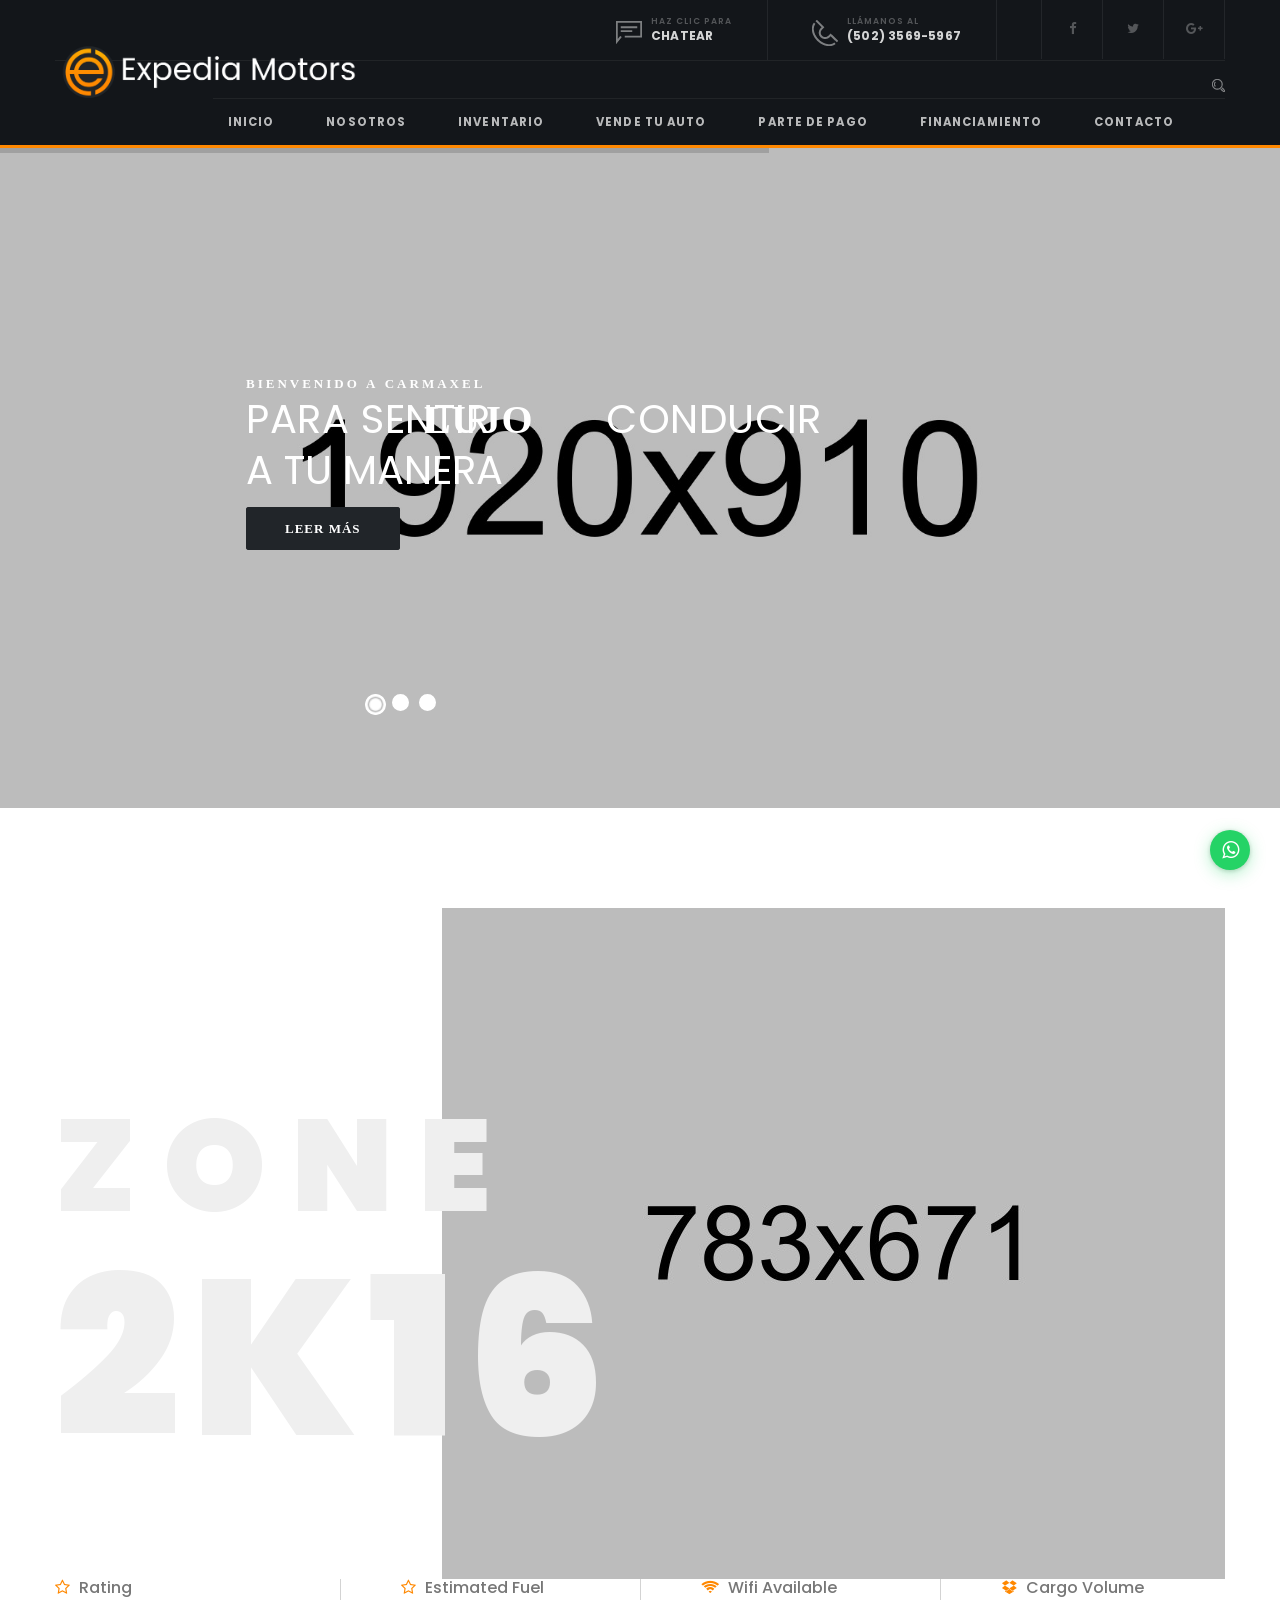
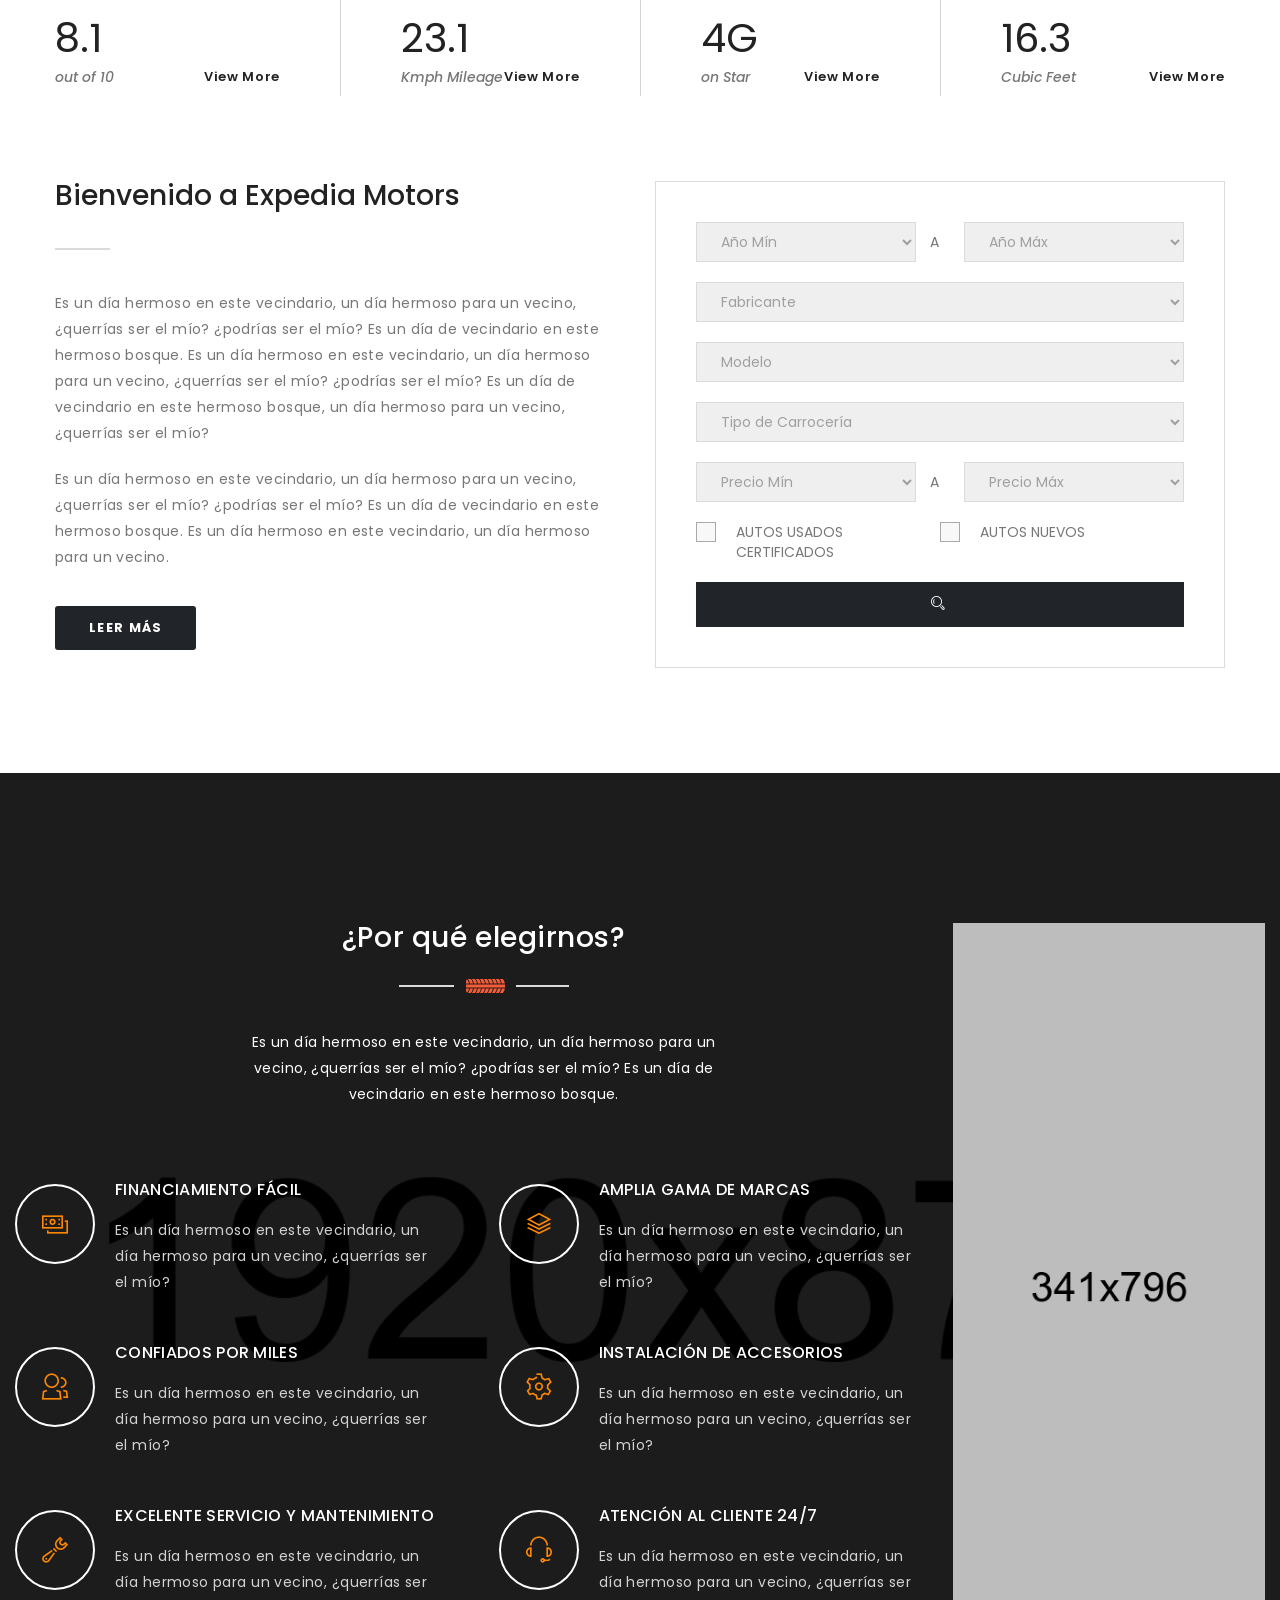
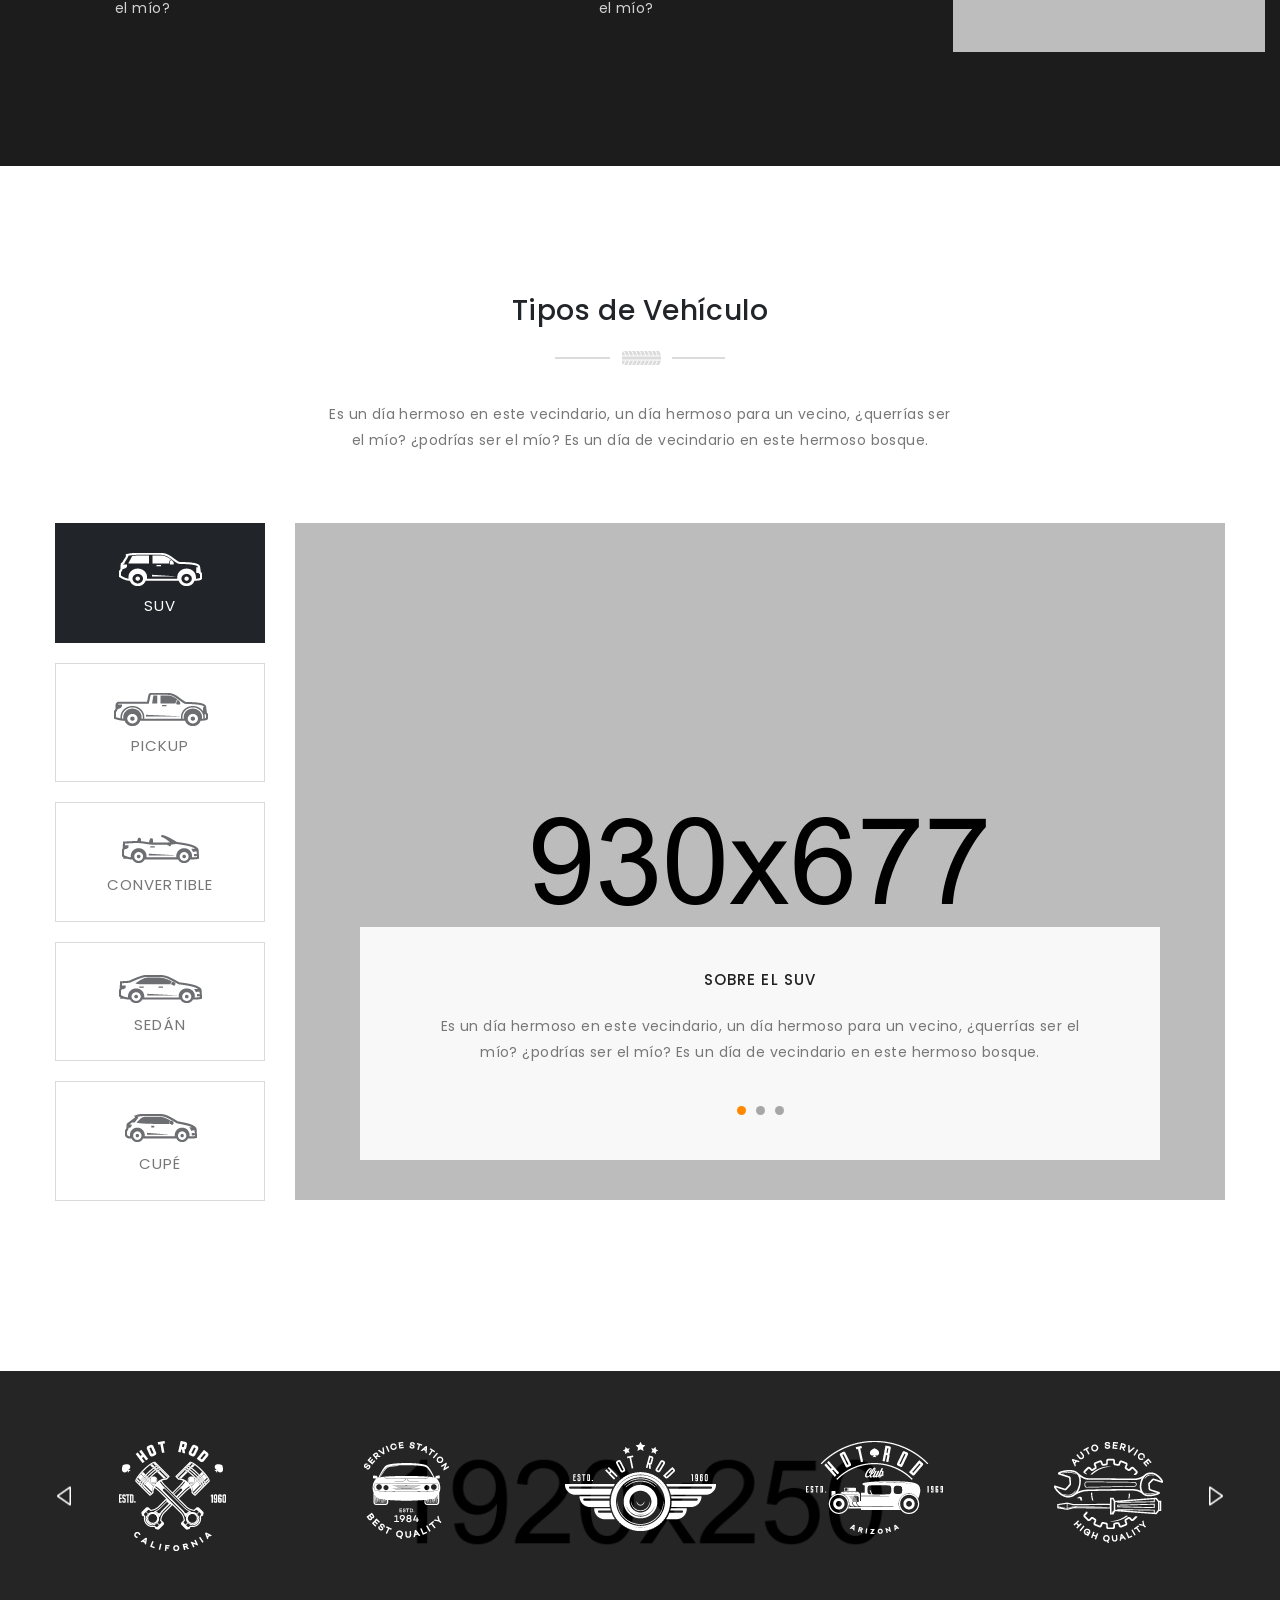
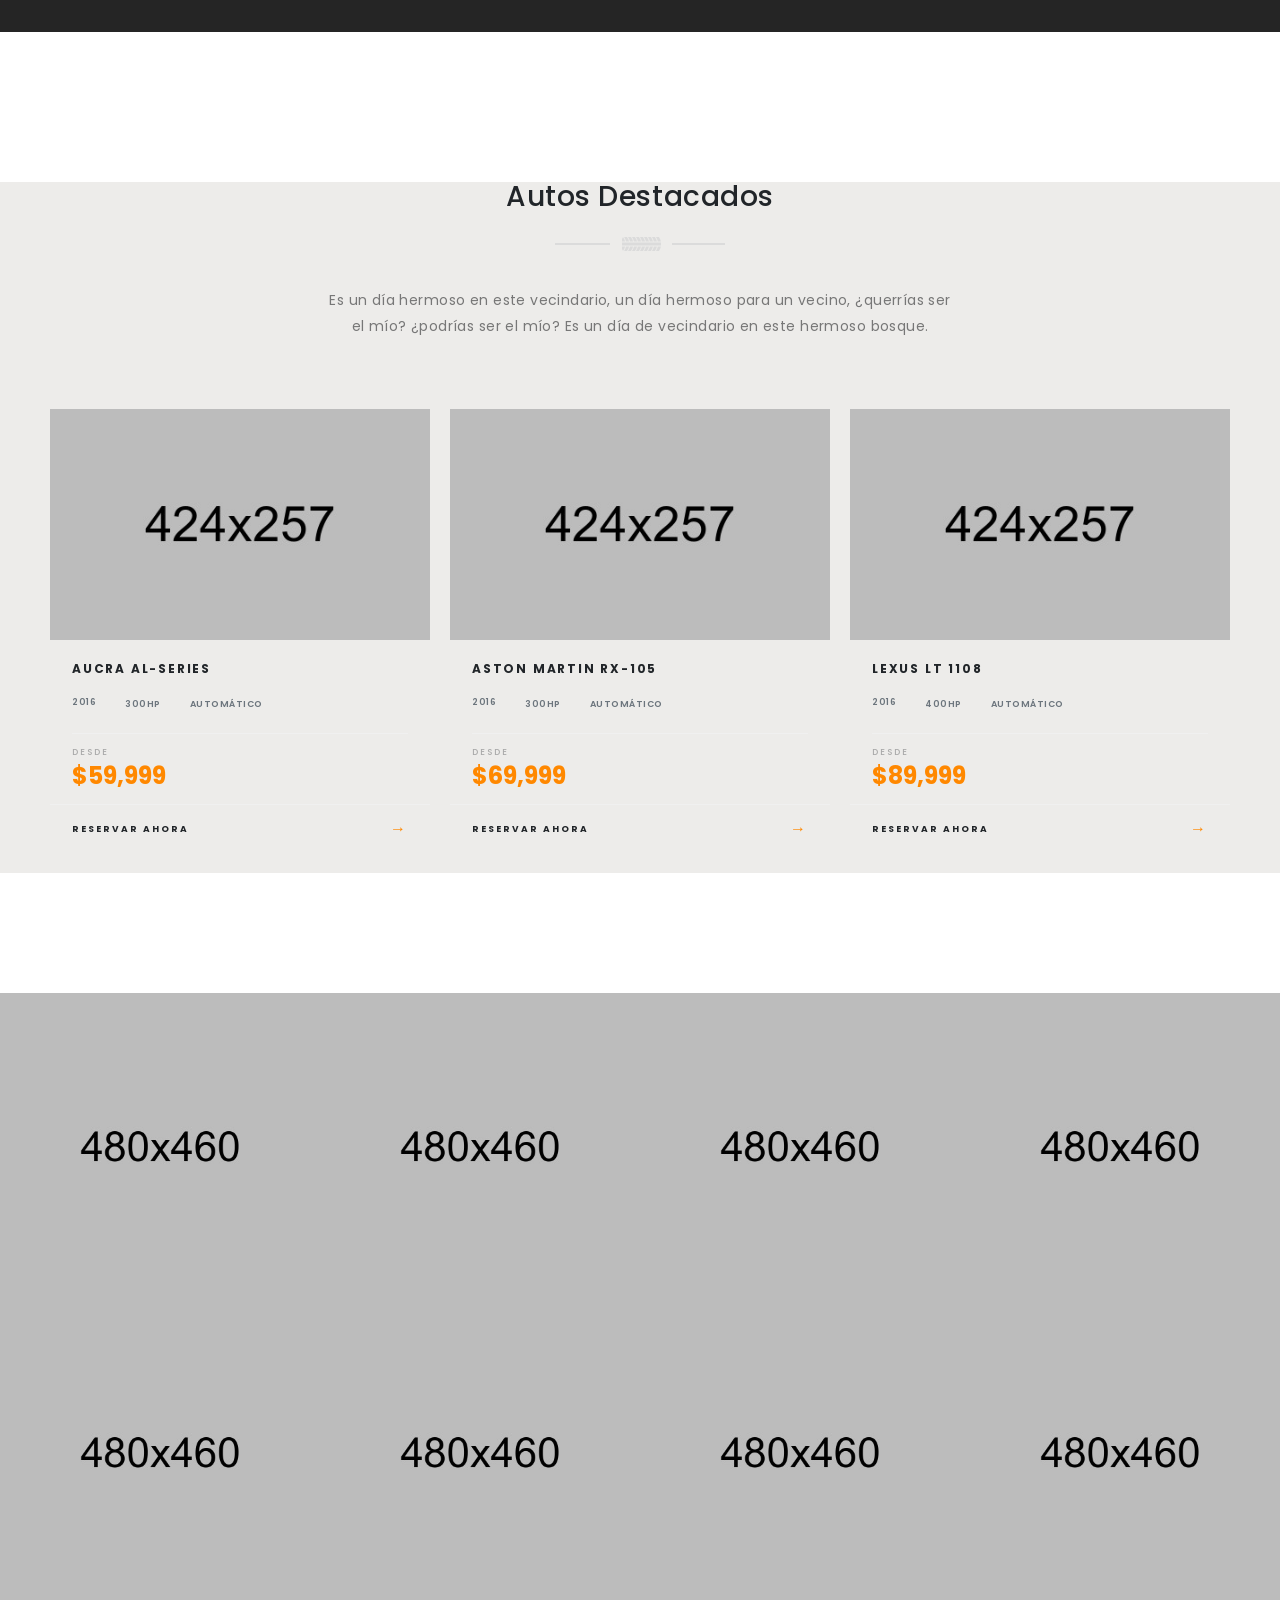
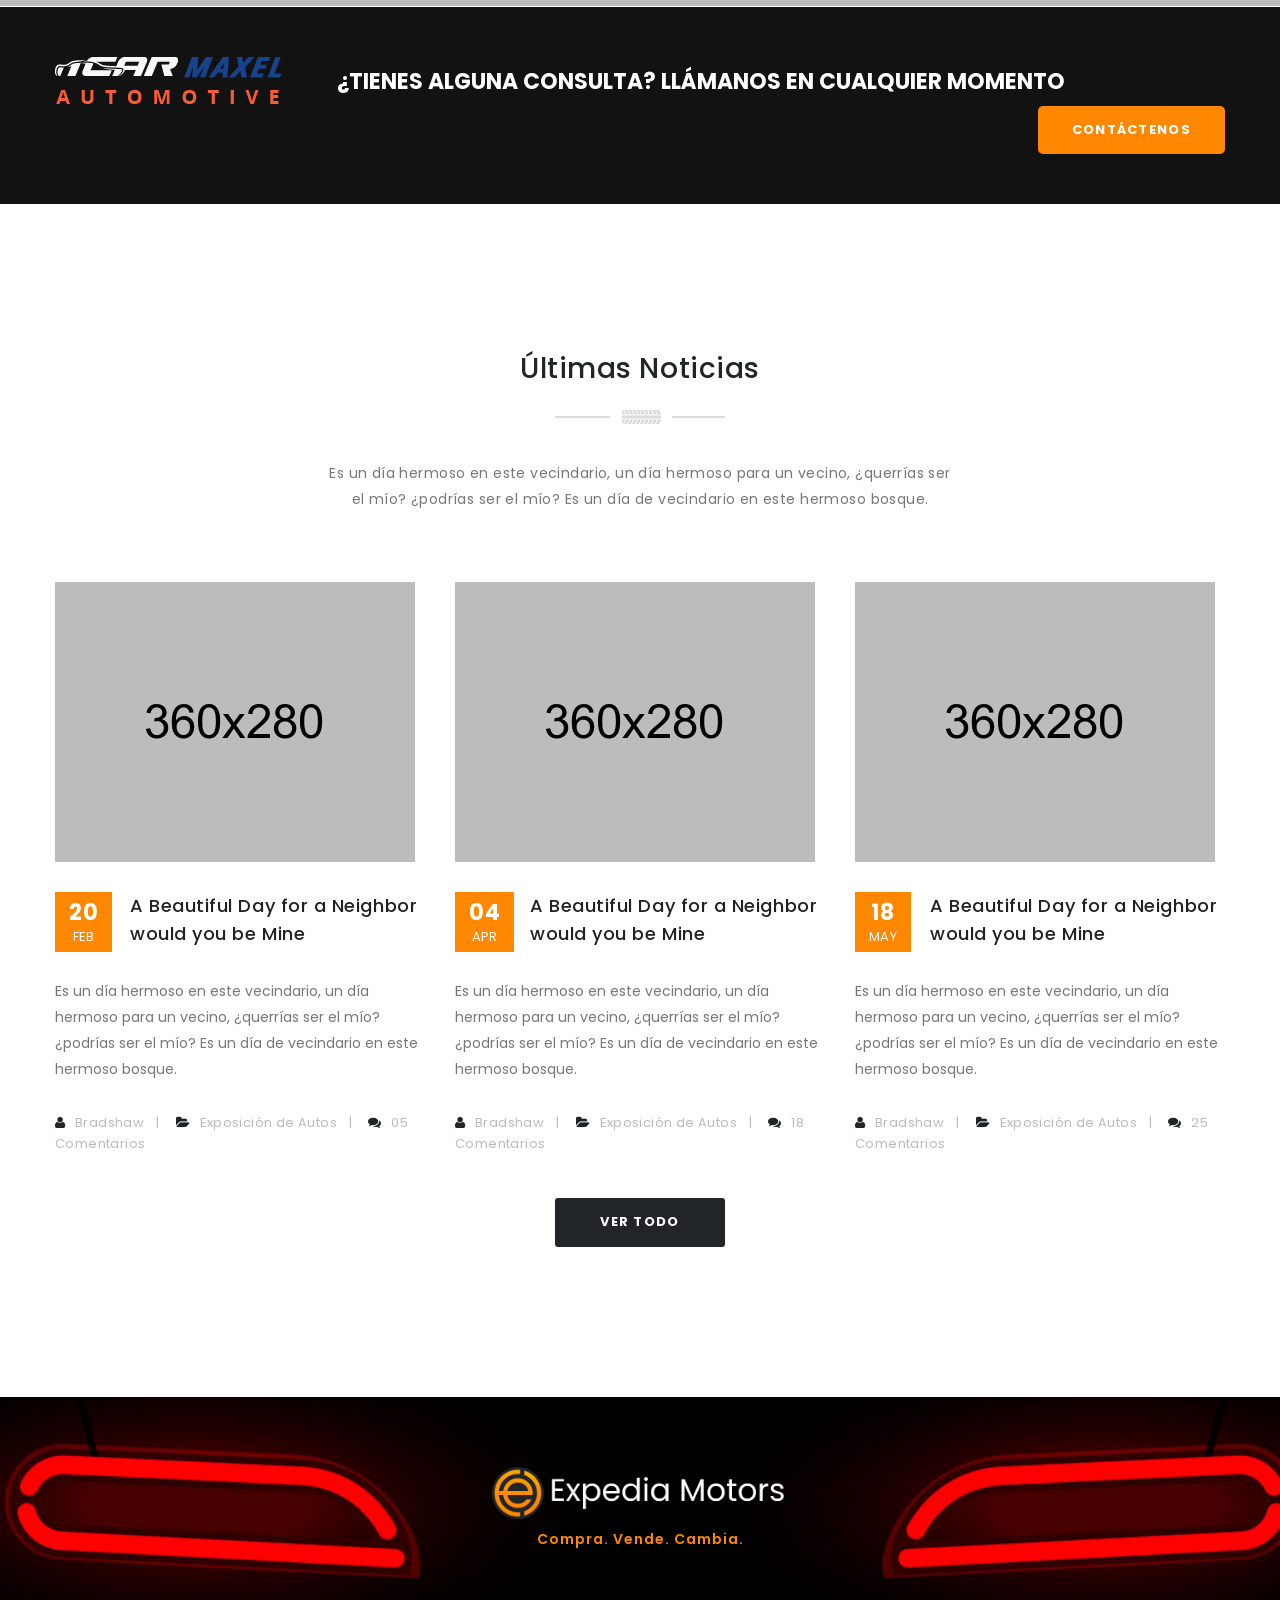
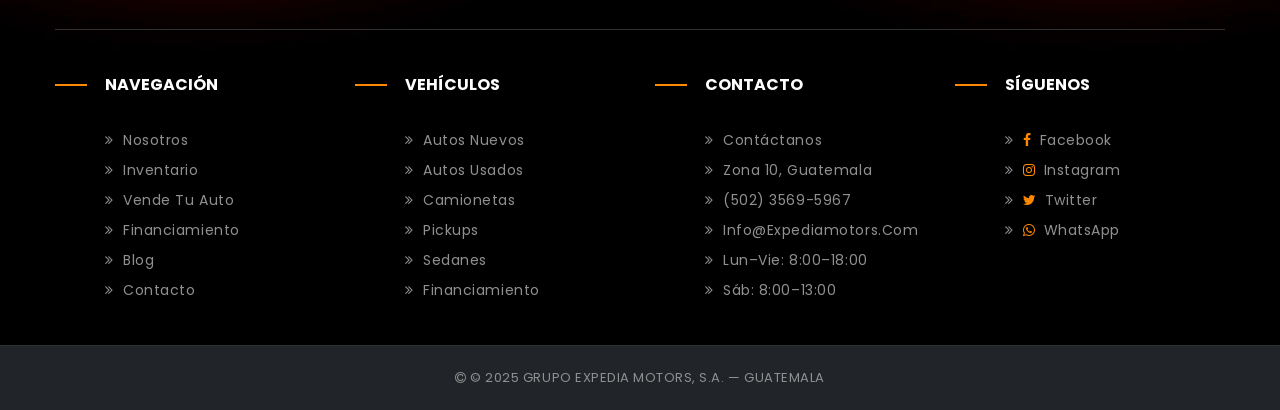
<file: index2.html>
﻿<!DOCTYPE html>
<!--[if lt IE 7 ]> <html class="ie6"> <![endif]-->
<!--[if IE 7 ]>    <html class="ie7"> <![endif]-->
<!--[if IE 8 ]>    <html class="ie8"> <![endif]-->
<!--[if IE 9 ]>    <html class="ie9"> <![endif]-->
<!--[if (gt IE 9)|!(IE)]><!--><html lang="en" class=""><!--<![endif]-->
<head>
	<meta charset="utf-8">

    <meta http-equiv="X-UA-Compatible" content="IE=edge">
    <meta name="viewport" content="width=device-width, initial-scale=1">
    <meta name="color-scheme" content="light">

    <meta name="description" content="">
    <meta name="author" content="">

	<title>Expedia Motors - Inicio 2</title>

	<!-- Standard Favicon -->
	<link rel="icon" type="image/x-icon" href="images//favicon.ico" />
	
	<!-- For iPhone 4 Retina display: -->
	<link rel="apple-touch-icon-precomposed" sizes="114x114" href="images//apple-touch-icon-114x114-precomposed.png">
	
	<!-- For iPad: -->
	<link rel="apple-touch-icon-precomposed" sizes="72x72" href="images//apple-touch-icon-72x72-precomposed.png">
	
	<!-- For iPhone: -->
	<link rel="apple-touch-icon-precomposed" href="images//apple-touch-icon-57x57-precomposed.png">	
	
	<!-- Library - Google Font Familys -->	
	<link href="https://fonts.googleapis.com/css2?family=Poppins:ital,wght@0,300;0,400;0,500;0,700;1,400&display=swap" rel="stylesheet">
	
	<link rel="stylesheet" type="text/css" href="libraries/lightslider/lightslider.min.css" />
	
	<link rel="stylesheet" type="text/css" href="revolution/css/settings.css">
 
	<!-- RS5.0 Layers and Navigation Styles -->
	<link rel="stylesheet" type="text/css" href="revolution/css/layers.css">
	<link rel="stylesheet" type="text/css" href="revolution/css/navigation.css">
	
	
	<!-- Library - Bootstrap v3.3.5 -->
    <link rel="stylesheet" type="text/css" href="libraries/lib.css">
	
	<!-- Custom - Theme CSS -->
	<link rel="stylesheet" type="text/css" href="style.css">	
	<link rel="stylesheet" type="text/css" href="css/plugins.css">
	<link rel="stylesheet" type="text/css" href="css/navigation-menu.css">
	<link rel="stylesheet" type="text/css" href="css/shortcode.css">
	
	<!--[if lt IE 9]>
		<script src="js/html5/respond.min.js"></script>
    <![endif]-->
	
</head>

<body data-offset="200" data-spy="scroll" data-target=".ow-navigation">
	<div class="main-container">
		<!-- Loader -->
		<div id="site-loader" class="load-complete">
			<div class="loader">
				<div class="loader-inner ball-clip-rotate">
					<div></div>
				</div>
			</div>
		</div><!-- Loader /- -->
		
		<!-- Header Section -->
		<header id="header" class="header-section container-fluid no-padding">
			<!-- Container -->
			<div class="container">
				<!-- Top Header -->
				<div class="top-header container-fluid no-padding">
					<div class="col-md-8 col-sm-12 col-xs-12 top-icons no-padding">
						<a href="#"><img src="images/chat-ic.png" alt="Chat" /><span>Haz clic para</span><b>Chatear</b></a>
						<a href="#"><img src="images/phone-ic.png" alt="Phone" /><span>Llámanos al</span><b>(502) 3569-5967</b></a>
						<ul>
							<li><a href="https://www.facebook.com/expediamotors/" title="Facebook" target="_blank" rel="noopener"><i class="fa fa-facebook"></i></a></li>
							<li><a href="#" title="Twitter"><i class="fa fa-twitter"></i></a></li>
							<li><a href="#" title="Google+"><i class="fa fa-google-plus"></i></a></li>
						</ul>
					</div>
				</div><!-- Top Header /- -->		
				<!-- nav -->
				<nav class="navbar navbar-default ow-navigation">
					<div class="navbar-header">
						<button aria-controls="navbar" aria-expanded="false" data-target="#navbar" data-toggle="collapse" class="navbar-toggle collapsed" type="button">
							<span class="sr-only">Alternar navegación</span>
							<span class="icon-bar"></span>
							<span class="icon-bar"></span>
							<span class="icon-bar"></span>
						</button>
						<a href="index.html" class="navbar-brand"><img src="images/logo-expedia.png" alt="Logo" /></a>
					</div>
					<!-- Menu Icon -->
					<div class="menu-icon">
						<div class="search">	
							<a href="#" id="search" title="Buscar"><img src="images/search-ic.png" alt="Buscar" /></a>
						</div>
					</div><!-- Menu Icon /- -->
					<div class="navbar-collapse collapse navbar-right" id="navbar">
						<ul class="nav navbar-nav">
							<li><a href="index.html" title="Inicio">Inicio</a></li>
							<li><a href="about.html" title="Nosotros">Nosotros</a></li>
							<li><a href="inventory.html" title="Inventario">Inventario</a></li>
							<li><a href="vende.html" title="Vende tu auto">Vende tu auto</a></li><li><a href="parte-de-pago.html" title="Parte de pago">Parte de pago</a></li><li class="nav-cta"><a href="financiamiento.html" title="Financiamiento">Financiamiento</a></li>
							<li><a href="contactus.html" title="Contacto">Contacto</a></li>
						</ul>
					</div><!--/.nav-collapse -->
				</nav><!-- nav /- -->
				<!-- Search Box -->
				<div class="search-box">
					<span><i class="icon_close"></i></span>
					<div class="sb-ai-panel">
						<div class="sb-ai-inner">
							<div class="sb-ai-header">
								<div class="sb-ai-header-info">
									<div class="sb-ai-avatar-hdr"><img src="images/logo-expedia.png" alt="Expedia Motors" /></div>
									<div>
										<div class="sb-ai-header-titulo">Expedia Motors</div>
										<div class="sb-ai-header-sub"><span class="sb-ai-dot"></span> Asistente en l&#237;nea</div>
									</div>
								</div>
							</div>
							<div id="sb-mensajes" class="sb-mensajes"></div>
							<div class="sb-input-area">
								<input id="sb-input" type="text" placeholder="Ej: SUV Toyota autom&#225;tica nueva, pickup 4x4 usada..." onkeydown="if(event.key==='Enter') sbEnviar()" autocomplete="off" />
								<button type="button" onclick="sbEnviar()"><i class="fa fa-paper-plane"></i></button>
							</div>
						</div>
					</div>
				</div><!-- Search Box /- -->
			</div><!-- Container /- -->
		</header><!-- Header Section /- -->
		
		<main>
		
			<!-- Slider Section -->
			<div id="home-revslider" class="slider-section slider-section2 container-fluid no-padding ">
				<!-- START REVOLUTION SLIDER 5.0 -->
				<div class="rev_slider_wrapper">
					<div id="home-slider2" class="rev_slider" data-version="5.0">
						<ul> 
							<li data-transition="fade" data-slotamount="1"  data-easein="default" data-easeout="default" data-masterspeed="1500"> 
								<!-- MAIN IMAGE -->
								<img src="images/home2-slide1.jpg" alt="home1" /> 
								<!-- LAYER NR. 1 -->
								<div class="tp-caption NotGeneric-Title tp-resizeme rs-parallaxlevel-0" id="slide-1-layer-1" 
									data-x="['left','left','left','left']" data-hoffset="['365','365','365','365']" 
									data-y="['top','top','top','top']"  data-voffset="['300','300','300','300']" 
									data-fontsize="['20','30','40','100']"
									data-lineheight="['80','80','80','80']"
									data-width="none"
									data-height="none"
									data-whitespace="nowrap"
									data-transform_idle="o:1;"
									data-transform_in="x:[105%];z:0;rX:45deg;rY:0deg;rZ:90deg;sX:1;sY:1;skX:0;skY:0;s:2000;e:Power4.easeInOut;" 
									data-transform_out="y:[100%];s:1000;e:Power2.easeInOut;s:1000;e:Power2.easeInOut;" 
									data-mask_in="x:0px;y:0px;s:inherit;e:inherit;" 
									data-mask_out="x:inherit;y:inherit;s:inherit;e:inherit;" 
									data-start="1000" 
									data-splitin="chars" 
									data-splitout="none" 
									data-responsive_offset="on"
									data-elementdelay="0.05"							
									style="z-index:6; position:relative; color:#fff; font-weight:600; letter-spacing: 5px;">
									<h6>BIENVENIDO A CARMAXEL</h6>
								</div>
								
								<!-- LAYER NR. 2 -->
								<div class="tp-caption NotGeneric-Title tp-resizeme rs-parallaxlevel-0 text-1" id="slide-1-layer-2" 
									data-x="['left','left','left','left']" data-hoffset="['365','365','365','20']" 
									data-y="['top','top','top','top']"  data-voffset="['380','380','380','380']" 
									data-fontsize="['60','100','120','140']"
									data-lineheight="['25','25','25','25']"
									data-width="none"
									data-height="none"
									data-whitespace="nowrap"
									data-transform_idle="o:1;"
									data-transform_in="x:[105%];z:0;rX:45deg;rY:0deg;rZ:90deg;sX:1;sY:1;skX:0;skY:0;s:2000;e:Power4.easeInOut;" 
									data-transform_out="y:[100%];s:1000;e:Power2.easeInOut;s:1000;e:Power2.easeInOut;" 
									data-mask_in="x:0px;y:0px;s:inherit;e:inherit;" 
									data-mask_out="x:inherit;y:inherit;s:inherit;e:inherit;" 
									data-start="1000" 
									data-splitin="chars" 
									data-splitout="none" 
									data-responsive_offset="on"
									data-elementdelay="0.05"							
									style="z-index:6; position:relative;">
									<h3>PARA SENTIR</h3>
								</div>
								
								<!-- LAYER NR. 3 -->
								<div class="tp-caption NotGeneric-Title tp-resizeme rs-parallaxlevel-0 text-2" id="slide-1-layer-3" 
									data-x="['left','left','left','left']" data-hoffset="['630','630','630','630']" 
									data-y="['top','top','top','top']"  data-voffset="['380','380','380','380']" 
									data-fontsize="['60','100','120','140']"
									data-lineheight="['25','25','25','25']"
									data-width="none"
									data-height="none"
									data-whitespace="nowrap"
									data-transform_idle="o:1;"
									data-transform_in="x:[105%];z:0;rX:45deg;rY:0deg;rZ:90deg;sX:1;sY:1;skX:0;skY:0;s:2000;e:Power4.easeInOut;" 
									data-transform_out="y:[100%];s:1000;e:Power2.easeInOut;s:1000;e:Power2.easeInOut;" 
									data-mask_in="x:0px;y:0px;s:inherit;e:inherit;" 
									data-mask_out="x:inherit;y:inherit;s:inherit;e:inherit;" 
									data-start="1000" 
									data-splitin="chars" 
									data-splitout="none" 
									data-responsive_offset="on"
									data-elementdelay="0.05"							
									style="z-index:6; position:relative;">
									<h3>LUJO</h3>
								</div>
								
								<!-- LAYER NR. 4 -->
								<div class="tp-caption NotGeneric-Title tp-resizeme rs-parallaxlevel-0 text-1" id="slide-1-layer-4" 
									data-x="['left','left','left','left']" data-hoffset="['900','900','900','900']" 
									data-y="['top','top','top','top']"  data-voffset="['380','380','380','380']" 
									data-fontsize="['60','100','120','140']"
									data-lineheight="['25','25','25','25']"
									data-width="none"
									data-height="none"
									data-whitespace="nowrap"
									data-transform_idle="o:1;"
									data-transform_in="x:[105%];z:0;rX:45deg;rY:0deg;rZ:90deg;sX:1;sY:1;skX:0;skY:0;s:2000;e:Power4.easeInOut;" 
									data-transform_out="y:[100%];s:1000;e:Power2.easeInOut;s:1000;e:Power2.easeInOut;" 
									data-mask_in="x:0px;y:0px;s:inherit;e:inherit;" 
									data-mask_out="x:inherit;y:inherit;s:inherit;e:inherit;" 
									data-start="1000" 
									data-splitin="chars" 
									data-splitout="none" 
									data-responsive_offset="on"
									data-elementdelay="0.05"							
									style="z-index:6; position:relative;">
									<h3>CONDUCIR</h3>
								</div>
								
								<!-- LAYER NR. 3 -->
								<div class="tp-caption NotGeneric-Title tp-resizeme rs-parallaxlevel-0" id="slide-1-layer-5" 
									data-x="['left','left','left','left']" data-hoffset="['365','365','365','20']" 
									data-y="['top','top','top','top']"  data-voffset="['456','486','486','486']" 
									data-fontsize="['60','100','120','140']"
									data-lineheight="['25','25','25','25']"
									data-width="none"
									data-height="none"
									data-whitespace="nowrap"
									data-transform_idle="o:1;"
									data-transform_in="x:[105%];z:0;rX:45deg;rY:0deg;rZ:90deg;sX:1;sY:1;skX:0;skY:0;s:2000;e:Power4.easeInOut;" 
									data-transform_out="y:[100%];s:1000;e:Power2.easeInOut;s:1000;e:Power2.easeInOut;" 
									data-mask_in="x:0px;y:0px;s:inherit;e:inherit;" 
									data-mask_out="x:inherit;y:inherit;s:inherit;e:inherit;" 
									data-start="1000" 
									data-splitin="chars" 
									data-splitout="none" 
									data-responsive_offset="on"
									data-elementdelay="0.05"							
									style="z-index:6; position:relative; font-family: 'Poppins', sans-serif;  font-weight:400;">
									<h3>A TU MANERA</h3>
								</div>
								
								<!-- LAYER NR. 4 -->
								<div class="tp-caption NotGeneric-Title tp-resizeme rs-parallaxlevel-0 slide-btn2" id="slide-1-layer-6" 
									data-x="['left','left','left','left']" data-hoffset="['365','365','365','365']" 
									data-y="['top','top','top','top']"  data-voffset="['530','530','530','630']"
									data-fontsize="['13','100','150','5000']"
									data-lineheight="['26','52','26','26']"
									data-width="none"
									data-height="none"
									data-whitespace="noraml"
									data-transform_idle="o:1;"
									data-transform_in="y:[100%];z:0;rX:0deg;rY:0;rZ:0;sX:1;sY:1;skX:0;skY:0;opacity:0;s:2000;e:Power4.easeInOut;" 
									data-transform_out="y:[100%];s:1000;e:Power2.easeInOut;s:1000;e:Power2.easeInOut;" 
									data-mask_in="x:0px;y:[100%];s:inherit;e:inherit;" 
									data-mask_out="x:inherit;y:inherit;s:inherit;e:inherit;" 
									data-start="1500" 
									data-splitin="none" 
									data-splitout="none"							
									data-responsive_offset="on"							
									style="z-index:6; position:relative;">
									<a style="font-weight: 700; padding: 12px 37px;" href="#" title="Purchase">LEER MÁS</a>
								</div>
							</li>
							<li data-transition="fade" data-slotamount="1"  data-easein="default" data-easeout="default" data-masterspeed="1500"> 
								<!-- MAIN IMAGE -->
								<img src="images/home2-slide1.jpg" alt="home1" /> 
								<!-- LAYER NR. 1 -->
								<div class="tp-caption NotGeneric-Title tp-resizeme rs-parallaxlevel-0" id="slide-2-layer-1" 
									data-x="['left','left','left','left']" data-hoffset="['365','365','365','365']" 
									data-y="['top','top','top','top']"  data-voffset="['300','300','300','300']" 
									data-fontsize="['20','30','40','100']"
									data-lineheight="['80','80','80','80']"
									data-width="none"
									data-height="none"
									data-whitespace="nowrap"
									data-transform_idle="o:1;"
									data-transform_in="x:[105%];z:0;rX:45deg;rY:0deg;rZ:90deg;sX:1;sY:1;skX:0;skY:0;s:2000;e:Power4.easeInOut;" 
									data-transform_out="y:[100%];s:1000;e:Power2.easeInOut;s:1000;e:Power2.easeInOut;" 
									data-mask_in="x:0px;y:0px;s:inherit;e:inherit;" 
									data-mask_out="x:inherit;y:inherit;s:inherit;e:inherit;" 
									data-start="1000" 
									data-splitin="chars" 
									data-splitout="none" 
									data-responsive_offset="on"
									data-elementdelay="0.05"							
									style="z-index:6; position:relative; color:#fff; font-weight:600; letter-spacing: 5px;">
									<h6>BIENVENIDO A CARMAXEL</h6>
								</div>
								
								<!-- LAYER NR. 2 -->
								<div class="tp-caption NotGeneric-Title tp-resizeme rs-parallaxlevel-0 text-1" id="slide-2-layer-2" 
									data-x="['left','left','left','left']" data-hoffset="['365','365','365','20']" 
									data-y="['top','top','top','top']"  data-voffset="['380','380','380','380']" 
									data-fontsize="['60','100','120','140']"
									data-lineheight="['25','25','25','25']"
									data-width="none"
									data-height="none"
									data-whitespace="nowrap"
									data-transform_idle="o:1;"
									data-transform_in="x:[105%];z:0;rX:45deg;rY:0deg;rZ:90deg;sX:1;sY:1;skX:0;skY:0;s:2000;e:Power4.easeInOut;" 
									data-transform_out="y:[100%];s:1000;e:Power2.easeInOut;s:1000;e:Power2.easeInOut;" 
									data-mask_in="x:0px;y:0px;s:inherit;e:inherit;" 
									data-mask_out="x:inherit;y:inherit;s:inherit;e:inherit;" 
									data-start="1000" 
									data-splitin="chars" 
									data-splitout="none" 
									data-responsive_offset="on"
									data-elementdelay="0.05"							
									style="z-index:6; position:relative;">
									<h3>PARA SENTIR</h3>
								</div>
								
								<!-- LAYER NR. 3 -->
								<div class="tp-caption NotGeneric-Title tp-resizeme rs-parallaxlevel-0 text-2" id="slide-2-layer-3" 
									data-x="['left','left','left','left']" data-hoffset="['630','630','630','630']" 
									data-y="['top','top','top','top']"  data-voffset="['380','380','380','380']" 
									data-fontsize="['60','100','120','140']"
									data-lineheight="['25','25','25','25']"
									data-width="none"
									data-height="none"
									data-whitespace="nowrap"
									data-transform_idle="o:1;"
									data-transform_in="x:[105%];z:0;rX:45deg;rY:0deg;rZ:90deg;sX:1;sY:1;skX:0;skY:0;s:2000;e:Power4.easeInOut;" 
									data-transform_out="y:[100%];s:1000;e:Power2.easeInOut;s:1000;e:Power2.easeInOut;" 
									data-mask_in="x:0px;y:0px;s:inherit;e:inherit;" 
									data-mask_out="x:inherit;y:inherit;s:inherit;e:inherit;" 
									data-start="1000" 
									data-splitin="chars" 
									data-splitout="none" 
									data-responsive_offset="on"
									data-elementdelay="0.05"							
									style="z-index:6; position:relative;">
									<h3>LUJO</h3>
								</div>
								
								<!-- LAYER NR. 4 -->
								<div class="tp-caption NotGeneric-Title tp-resizeme rs-parallaxlevel-0 text-1" id="slide-2-layer-4" 
									data-x="['left','left','left','left']" data-hoffset="['900','900','900','900']" 
									data-y="['top','top','top','top']"  data-voffset="['380','380','380','380']" 
									data-fontsize="['60','100','120','140']"
									data-lineheight="['25','25','25','25']"
									data-width="none"
									data-height="none"
									data-whitespace="nowrap"
									data-transform_idle="o:1;"
									data-transform_in="x:[105%];z:0;rX:45deg;rY:0deg;rZ:90deg;sX:1;sY:1;skX:0;skY:0;s:2000;e:Power4.easeInOut;" 
									data-transform_out="y:[100%];s:1000;e:Power2.easeInOut;s:1000;e:Power2.easeInOut;" 
									data-mask_in="x:0px;y:0px;s:inherit;e:inherit;" 
									data-mask_out="x:inherit;y:inherit;s:inherit;e:inherit;" 
									data-start="1000" 
									data-splitin="chars" 
									data-splitout="none" 
									data-responsive_offset="on"
									data-elementdelay="0.05"							
									style="z-index:6; position:relative;">
									<h3>CONDUCIR</h3>
								</div>
								
								<!-- LAYER NR. 3 -->
								<div class="tp-caption NotGeneric-Title tp-resizeme rs-parallaxlevel-0" id="slide-2-layer-5" 
									data-x="['left','left','left','left']" data-hoffset="['365','365','365','20']" 
									data-y="['top','top','top','top']"  data-voffset="['456','486','486','486']" 
									data-fontsize="['60','100','120','140']"
									data-lineheight="['25','25','25','25']"
									data-width="none"
									data-height="none"
									data-whitespace="nowrap"
									data-transform_idle="o:1;"
									data-transform_in="x:[105%];z:0;rX:45deg;rY:0deg;rZ:90deg;sX:1;sY:1;skX:0;skY:0;s:2000;e:Power4.easeInOut;" 
									data-transform_out="y:[100%];s:1000;e:Power2.easeInOut;s:1000;e:Power2.easeInOut;" 
									data-mask_in="x:0px;y:0px;s:inherit;e:inherit;" 
									data-mask_out="x:inherit;y:inherit;s:inherit;e:inherit;" 
									data-start="1000" 
									data-splitin="chars" 
									data-splitout="none" 
									data-responsive_offset="on"
									data-elementdelay="0.05"							
									style="z-index:6; position:relative; font-family: 'Poppins', sans-serif;  font-weight:400;">
									<h3>A TU MANERA</h3>
								</div>
								
								<!-- LAYER NR. 4 -->
								<div class="tp-caption NotGeneric-Title tp-resizeme rs-parallaxlevel-0 slide-btn2" id="slide-2-layer-6" 
									data-x="['left','left','left','left']" data-hoffset="['365','365','365','365']" 
									data-y="['top','top','top','top']"  data-voffset="['530','530','530','630']"
									data-fontsize="['13','100','150','5000']"
									data-lineheight="['26','52','26','26']"
									data-width="none"
									data-height="none"
									data-whitespace="noraml"
									data-transform_idle="o:1;"
									data-transform_in="y:[100%];z:0;rX:0deg;rY:0;rZ:0;sX:1;sY:1;skX:0;skY:0;opacity:0;s:2000;e:Power4.easeInOut;" 
									data-transform_out="y:[100%];s:1000;e:Power2.easeInOut;s:1000;e:Power2.easeInOut;" 
									data-mask_in="x:0px;y:[100%];s:inherit;e:inherit;" 
									data-mask_out="x:inherit;y:inherit;s:inherit;e:inherit;" 
									data-start="1500" 
									data-splitin="none" 
									data-splitout="none"							
									data-responsive_offset="on"							
									style="z-index:6; position:relative;">
									<a style="font-weight: 700; padding: 12px 37px;" href="#" title="Purchase">LEER MÁS</a>
								</div>
							</li>
							<li data-transition="fade" data-slotamount="1"  data-easein="default" data-easeout="default" data-masterspeed="1500"> 
								<!-- MAIN IMAGE -->
								<img src="images/home2-slide1.jpg" alt="home1" /> 
								<!-- LAYER NR. 1 -->
								<div class="tp-caption NotGeneric-Title tp-resizeme rs-parallaxlevel-0" id="slide-3-layer-1" 
									data-x="['left','left','left','left']" data-hoffset="['365','365','365','365']" 
									data-y="['top','top','top','top']"  data-voffset="['300','300','300','300']" 
									data-fontsize="['20','30','40','100']"
									data-lineheight="['80','80','80','80']"
									data-width="none"
									data-height="none"
									data-whitespace="nowrap"
									data-transform_idle="o:1;"
									data-transform_in="x:[105%];z:0;rX:45deg;rY:0deg;rZ:90deg;sX:1;sY:1;skX:0;skY:0;s:2000;e:Power4.easeInOut;" 
									data-transform_out="y:[100%];s:1000;e:Power2.easeInOut;s:1000;e:Power2.easeInOut;" 
									data-mask_in="x:0px;y:0px;s:inherit;e:inherit;" 
									data-mask_out="x:inherit;y:inherit;s:inherit;e:inherit;" 
									data-start="1000" 
									data-splitin="chars" 
									data-splitout="none" 
									data-responsive_offset="on"
									data-elementdelay="0.05"							
									style="z-index:6; position:relative; color:#fff; font-weight:600; letter-spacing: 5px;">
									<h6>BIENVENIDO A CARMAXEL</h6>
								</div>
								
								<!-- LAYER NR. 2 -->
								<div class="tp-caption NotGeneric-Title tp-resizeme rs-parallaxlevel-0 text-1" id="slide-3-layer-2" 
									data-x="['left','left','left','left']" data-hoffset="['365','365','365','20']" 
									data-y="['top','top','top','top']"  data-voffset="['380','380','380','380']" 
									data-fontsize="['60','100','120','140']"
									data-lineheight="['25','25','25','25']"
									data-width="none"
									data-height="none"
									data-whitespace="nowrap"
									data-transform_idle="o:1;"
									data-transform_in="x:[105%];z:0;rX:45deg;rY:0deg;rZ:90deg;sX:1;sY:1;skX:0;skY:0;s:2000;e:Power4.easeInOut;" 
									data-transform_out="y:[100%];s:1000;e:Power2.easeInOut;s:1000;e:Power2.easeInOut;" 
									data-mask_in="x:0px;y:0px;s:inherit;e:inherit;" 
									data-mask_out="x:inherit;y:inherit;s:inherit;e:inherit;" 
									data-start="1000" 
									data-splitin="chars" 
									data-splitout="none" 
									data-responsive_offset="on"
									data-elementdelay="0.05"							
									style="z-index:6; position:relative;">
									<h3>PARA SENTIR</h3>
								</div>
								
								<!-- LAYER NR. 3 -->
								<div class="tp-caption NotGeneric-Title tp-resizeme rs-parallaxlevel-0 text-2" id="slide-3-layer-3" 
									data-x="['left','left','left','left']" data-hoffset="['630','630','630','630']" 
									data-y="['top','top','top','top']"  data-voffset="['380','380','380','380']" 
									data-fontsize="['60','100','120','140']"
									data-lineheight="['25','25','25','25']"
									data-width="none"
									data-height="none"
									data-whitespace="nowrap"
									data-transform_idle="o:1;"
									data-transform_in="x:[105%];z:0;rX:45deg;rY:0deg;rZ:90deg;sX:1;sY:1;skX:0;skY:0;s:2000;e:Power4.easeInOut;" 
									data-transform_out="y:[100%];s:1000;e:Power2.easeInOut;s:1000;e:Power2.easeInOut;" 
									data-mask_in="x:0px;y:0px;s:inherit;e:inherit;" 
									data-mask_out="x:inherit;y:inherit;s:inherit;e:inherit;" 
									data-start="1000" 
									data-splitin="chars" 
									data-splitout="none" 
									data-responsive_offset="on"
									data-elementdelay="0.05"							
									style="z-index:6; position:relative;">
									<h3>LUJO</h3>
								</div>
								
								<!-- LAYER NR. 4 -->
								<div class="tp-caption NotGeneric-Title tp-resizeme rs-parallaxlevel-0 text-1" id="slide-3-layer-4" 
									data-x="['left','left','left','left']" data-hoffset="['900','900','900','900']" 
									data-y="['top','top','top','top']"  data-voffset="['380','380','380','380']" 
									data-fontsize="['60','100','120','140']"
									data-lineheight="['25','25','25','25']"
									data-width="none"
									data-height="none"
									data-whitespace="nowrap"
									data-transform_idle="o:1;"
									data-transform_in="x:[105%];z:0;rX:45deg;rY:0deg;rZ:90deg;sX:1;sY:1;skX:0;skY:0;s:2000;e:Power4.easeInOut;" 
									data-transform_out="y:[100%];s:1000;e:Power2.easeInOut;s:1000;e:Power2.easeInOut;" 
									data-mask_in="x:0px;y:0px;s:inherit;e:inherit;" 
									data-mask_out="x:inherit;y:inherit;s:inherit;e:inherit;" 
									data-start="1000" 
									data-splitin="chars" 
									data-splitout="none" 
									data-responsive_offset="on"
									data-elementdelay="0.05"							
									style="z-index:6; position:relative;">
									<h3>CONDUCIR</h3>
								</div>
								
								<!-- LAYER NR. 3 -->
								<div class="tp-caption NotGeneric-Title tp-resizeme rs-parallaxlevel-0" id="slide-3-layer-5" 
									data-x="['left','left','left','left']" data-hoffset="['365','365','365','20']" 
									data-y="['top','top','top','top']"  data-voffset="['456','486','486','486']" 
									data-fontsize="['60','100','120','140']"
									data-lineheight="['25','25','25','25']"
									data-width="none"
									data-height="none"
									data-whitespace="nowrap"
									data-transform_idle="o:1;"
									data-transform_in="x:[105%];z:0;rX:45deg;rY:0deg;rZ:90deg;sX:1;sY:1;skX:0;skY:0;s:2000;e:Power4.easeInOut;" 
									data-transform_out="y:[100%];s:1000;e:Power2.easeInOut;s:1000;e:Power2.easeInOut;" 
									data-mask_in="x:0px;y:0px;s:inherit;e:inherit;" 
									data-mask_out="x:inherit;y:inherit;s:inherit;e:inherit;" 
									data-start="1000" 
									data-splitin="chars" 
									data-splitout="none" 
									data-responsive_offset="on"
									data-elementdelay="0.05"							
									style="z-index:6; position:relative; font-family: 'Poppins', sans-serif;  font-weight:400;">
									<h3>A TU MANERA</h3>
								</div>
								
								<!-- LAYER NR. 4 -->
								<div class="tp-caption NotGeneric-Title tp-resizeme rs-parallaxlevel-0 slide-btn2" id="slide-3-layer-6" 
									data-x="['left','left','left','left']" data-hoffset="['365','365','365','365']" 
									data-y="['top','top','top','top']"  data-voffset="['530','530','530','630']"
									data-fontsize="['13','100','150','5000']"
									data-lineheight="['26','52','26','26']"
									data-width="none"
									data-height="none"
									data-whitespace="noraml"
									data-transform_idle="o:1;"
									data-transform_in="y:[100%];z:0;rX:0deg;rY:0;rZ:0;sX:1;sY:1;skX:0;skY:0;opacity:0;s:2000;e:Power4.easeInOut;" 
									data-transform_out="y:[100%];s:1000;e:Power2.easeInOut;s:1000;e:Power2.easeInOut;" 
									data-mask_in="x:0px;y:[100%];s:inherit;e:inherit;" 
									data-mask_out="x:inherit;y:inherit;s:inherit;e:inherit;" 
									data-start="1500" 
									data-splitin="none" 
									data-splitout="none"							
									data-responsive_offset="on"							
									style="z-index:6; position:relative;">
									<a style="font-weight: 700; padding: 12px 37px;" href="#" title="Purchase">LEER MÁS</a>
								</div>
							</li>
						</ul>
					</div><!-- END REVOLUTION SLIDER -->
				</div><!-- END OF SLIDER WRAPPER -->
			</div><!-- Slider Section /- -->
			<div class="padding-100"></div>
			<!-- Welcome Section -->
			<div class="container-fluid no-padding welcome-section-2">
				<!-- Container -->
				<div class="container">	
					<div class="img-block">
						<h3>zone <span>2k16</span></h3>
						<img src="images/welcome2.jpg" alt="welcome2" /> 
					</div>
					<div class="welcome-content-box">
						<div class="row">
							<div class="col-md-3 col-sm-6 col-xs-6 welcom-box">
								<h3><i class="fa fa-star-o"></i> Rating</h3>
								<h4><span><b>8.1</b>out of 10</span><a href="#" title="View More">View More</a></h4>
							</div>
							<div class="col-md-3 col-sm-6 col-xs-6 welcom-box">
								<h3><i class="fa fa-star-o"></i> Estimated Fuel</h3>
								<h4><span><b>23.1</b>Kmph Mileage</span><a href="#" title="View More">View More</a></h4>
							</div>
							<div class="col-md-3 col-sm-6 col-xs-6 welcom-box">
								<h3><i class="fa fa-wifi"></i> Wifi Available</h3>
								<h4><span><b>4G</b>on Star</span><a href="#" title="View More">View More</a></h4>
							</div>
							<div class="col-md-3 col-sm-6 col-xs-6 welcom-box">
								<h3><i class="fa fa-dropbox"></i> Cargo Volume</h3>
								<h4><span><b>16.3</b>Cubic Feet</span><a href="#" title="View More">View More</a></h4>
							</div>
						</div>
					</div>
					<div class="padding-80"></div>
					<div class="welcome-content-box"> 
						<div class="row">
							<div class="col-md-6 col-sm-12 col-xs-12 welcom-box">
								<h3>Bienvenido a Expedia Motors</h3>
								<p>Es un día hermoso en este vecindario, un día hermoso para un vecino, ¿querrías ser el mío? ¿podrías ser el mío? Es un día de vecindario en este hermoso bosque. Es un día hermoso en este vecindario, un día hermoso para un vecino, ¿querrías ser el mío? ¿podrías ser el mío? Es un día de vecindario en este hermoso bosque, un día hermoso para un vecino, ¿querrías ser el mío?</p>
								<p>Es un día hermoso en este vecindario, un día hermoso para un vecino, ¿querrías ser el mío? ¿podrías ser el mío? Es un día de vecindario en este hermoso bosque. Es un día hermoso en este vecindario, un día hermoso para un vecino.</p>
								<a href="#" title="Leer Más">Leer Más</a>
							</div>
							<div class="col-md-6 col-sm-12 col-xs-12 welcom-box">
								<form>
									<div class="form-group s-half">
										<select>
											<option>Año Mín</option>
											<option>1</option>
											<option>2</option>
											<option>3</option>
											<option>4</option>
										</select>
										<span>a</span>
										<select>
											<option>Año Máx</option>
											<option>1</option>
											<option>2</option>
											<option>3</option>
											<option>4</option>
										</select>
									</div>
									<div class="form-group">
										<select>
											<option>Fabricante</option>
											<option>1</option>
											<option>2</option>
											<option>3</option>
											<option>4</option>
										</select>
									</div>
									<div class="form-group">
										<select>
											<option>Modelo</option>
											<option>1</option>
											<option>2</option>
											<option>3</option>
											<option>4</option>
										</select>
									</div>
									<div class="form-group">
										<select>
											<option>Tipo de Carrocería</option>
											<option>1</option>
											<option>2</option>
											<option>3</option>
											<option>4</option>
										</select>
									</div>
									<div class="form-group s-half">
										<select>
											<option>Precio Mín</option>
											<option>1</option>
											<option>2</option>
											<option>3</option>
											<option>4</option>
										</select>
										<span>a</span>
										<select>
											<option>Precio Máx</option>
											<option>1</option>
											<option>2</option>
											<option>3</option>
											<option>4</option>
										</select>
									</div>
									<div class="form-group">
										<div class="col-md-6 col-sm-12 col-xs-12 no-left-padding">
											<input type="checkbox"  id="certified"  />
											<label for="certified">autos usados certificados</label>
										</div>
										<div class="col-md-6 col-sm-12 col-xs-12 no-left-padding">
											<input type="checkbox" id="brand" />
											<label for="brand">autos nuevos</label>
										</div>
									</div>
									<div class="form-group">
										<button><i class="icon icon-Search"></i></button>
									</div>
								</form>
							</div>
						</div>
					</div>
				</div><!-- Container /- -->
			</div><!-- Welcome Section /- -->
			
			<div class="padding-100"></div>
			
			<!-- Why Choose Us Section -->
			<div class="why-chooseus-section why-chooseus-section2 container-fluid no-padding">
				<div class="section-padding"></div>
				<!-- Container -->
				<div class="container">
					<div class="col-md-9 col-sm-10 col-xs-10 no-padding">
						<!-- Section Header -->
						<div class="section-header section-header2">
							<h3>¿Por qué elegirnos?</h3>
							<p>Es un día hermoso en este vecindario, un día hermoso para un vecino, ¿querrías ser el mío? ¿podrías ser el mío? Es un día de vecindario en este hermoso bosque.</p>
						</div><!-- Section Header /- -->
						<!-- Row -->
						<div class="row">
							<div class="col-md-6 col-sm-6 col-xs-12">
								<div class="choose-box">
									<i class="icon icon-Dollars"></i>
									<h3>financiamiento fácil</h3>
									<p>Es un día hermoso en este vecindario, un día hermoso para un vecino, ¿querrías ser el mío?</p>
								</div>
							</div>
							<div class="col-md-6 col-sm-6 col-xs-12">
								<div class="choose-box">
									<i class="icon icon-Layers"></i>
									<h3>amplia gama de marcas</h3>
									<p>Es un día hermoso en este vecindario, un día hermoso para un vecino, ¿querrías ser el mío?</p>
								</div>
							</div>
							<div class="col-md-6 col-sm-6 col-xs-12">
								<div class="choose-box">
									<i class="icon icon-Users"></i>
									<h3>confiados por miles</h3>
									<p>Es un día hermoso en este vecindario, un día hermoso para un vecino, ¿querrías ser el mío?</p>
								</div>
							</div>
							<div class="col-md-6 col-sm-6 col-xs-12">
								<div class="choose-box">
									<i class="icon icon-Settings"></i>
									<h3>instalación de accesorios</h3>
									<p>Es un día hermoso en este vecindario, un día hermoso para un vecino, ¿querrías ser el mío?</p>
								</div>
							</div>
							<div class="col-md-6 col-sm-6 col-xs-12">
								<div class="choose-box">
									<i class="icon icon-Wrench"></i>
									<h3>excelente servicio y mantenimiento</h3>
									<p>Es un día hermoso en este vecindario, un día hermoso para un vecino, ¿querrías ser el mío?</p>
								</div>
							</div>
							<div class="col-md-6 col-sm-6 col-xs-12">
								<div class="choose-box">
									<i class="icon icon-Headset"></i>
									<h3>atención al cliente 24/7</h3>
									<p>Es un día hermoso en este vecindario, un día hermoso para un vecino, ¿querrías ser el mío?</p>
								</div>
							</div>
						</div>
						<div class="padding-100"></div>
					</div>
					<div class="col-md-3 col-sm-2 col-xs-2 no-padding img-block">
						<img src="images/whychooseus-men.png" alt="whychooseus-men" />
					</div>
				</div><!-- Container /- -->
			</div><!-- Why Choose Us Section /- -->
			
			<div class="padding-100"></div>
			<div class="padding-30"></div>
			
			<!-- Vehical Type Section -->
			<div class="container-fluid no-padding vehicaltype-section">
				<!-- Container -->
				<div class="container">
					<!-- Section Header -->
					<div class="section-header">
						<h3>Tipos de Vehículo</h3>
						<p>Es un día hermoso en este vecindario, un día hermoso para un vecino, ¿querrías ser el mío? ¿podrías ser el mío? Es un día de vecindario en este hermoso bosque.</p>
					</div><!-- Section Header /- -->
					<div class="row">
						<div class="col-md-2 col-sm-2 col-xs-12 vehicaltype-tabs">
							<!-- Nav tabs -->
							<ul class="nav nav-tabs" role="tablist">
								<li role="presentation" class="active">
									<a href="#suv" role="tab" data-toggle="tab"><i><img src="images/vt-ic1.png" alt="vt-ic" /></i>suv</a>
								</li>
								<li role="presentation">
									<a href="#pickup" role="tab" data-toggle="tab"><i><img src="images/vt-ic2.png" alt="vt-ic" /></i>pickup</a>
								</li>
								<li role="presentation">
									<a href="#convertible" role="tab" data-toggle="tab"><i><img src="images/vt-ic3.png" alt="vt-ic" /></i>convertible</a>
								</li>
								<li role="presentation">
									<a href="#sedan" role="tab" data-toggle="tab"><i><img src="images/vt-ic4.png" alt="vt-ic" /></i>sedán</a>
								</li>
								<li role="presentation">
									<a href="#coupe" role="tab" data-toggle="tab"><i><img src="images/vt-ic5.png" alt="vt-ic" /></i>cupé</a>
								</li>
							</ul>
						</div>
						<!-- Tab panes -->
						<div class="tab-content col-md-10 col-sm-10 col-xs-12 vehicaltype-content">
							<div role="tabpanel" class="tab-pane active" id="suv">							
								<div id="carousel-suv" class="carousel slide" data-ride="carousel">
									<!-- Indicators -->
									<ol class="carousel-indicators">
										<li data-target="#carousel-suv" data-slide-to="0" class="active"></li>
										<li data-target="#carousel-suv" data-slide-to="1"></li>
										<li data-target="#carousel-suv" data-slide-to="2"></li>
									</ol>
									<!-- Wrapper for slides -->
									<div class="carousel-inner" role="listbox">
										<div class="item active">
											<img src="images/vechicaltype-img1.jpg" alt="Vechical Type" />
											<div class="carousel-caption">
												<h4>sobre el suv</h4>
												<p>Es un día hermoso en este vecindario, un día hermoso para un vecino, ¿querrías ser el mío? ¿podrías ser el mío? Es un día de vecindario en este hermoso bosque.</p>
											</div>
										</div>
										<div class="item">
											<img src="images/vechicaltype-img1.jpg" alt="Vechical Type" />
											<div class="carousel-caption">
												<h4>sobre el suv</h4>
												<p>Es un día hermoso en este vecindario, un día hermoso para un vecino, ¿querrías ser el mío? ¿podrías ser el mío? Es un día de vecindario en este hermoso bosque.</p>
											</div>
										</div>
										<div class="item">
											<img src="images/vechicaltype-img1.jpg" alt="Vechical Type" />
											<div class="carousel-caption">
												<h4>sobre el suv</h4>
												<p>Es un día hermoso en este vecindario, un día hermoso para un vecino, ¿querrías ser el mío? ¿podrías ser el mío? Es un día de vecindario en este hermoso bosque.</p>
											</div>
										</div>
									</div>
								</div>
							</div>
							<div role="tabpanel" class="tab-pane" id="pickup">
								<div id="carousel-pickup" class="carousel slide" data-ride="carousel">
									<!-- Indicators -->
									<ol class="carousel-indicators">
										<li data-target="#carousel-pickup" data-slide-to="0" class="active"></li>
										<li data-target="#carousel-pickup" data-slide-to="1"></li>
										<li data-target="#carousel-pickup" data-slide-to="2"></li>
									</ol>
									<!-- Wrapper for slides -->
									<div class="carousel-inner" role="listbox">
										<div class="item active">
											<img src="images/vechicaltype-img1.jpg" alt="Vechical Type" />
											<div class="carousel-caption">
												<h4>sobre el pickup</h4>
												<p>Es un día hermoso en este vecindario, un día hermoso para un vecino, ¿querrías ser el mío? ¿podrías ser el mío? Es un día de vecindario en este hermoso bosque.</p>
											</div>
										</div>
										<div class="item">
											<img src="images/vechicaltype-img1.jpg" alt="Vechical Type" />
											<div class="carousel-caption">
												<h4>sobre el pickup</h4>
												<p>Es un día hermoso en este vecindario, un día hermoso para un vecino, ¿querrías ser el mío? ¿podrías ser el mío? Es un día de vecindario en este hermoso bosque.</p>
											</div>
										</div>
										<div class="item">
											<img src="images/vechicaltype-img1.jpg" alt="Vechical Type" />
											<div class="carousel-caption">
												<h4>sobre el pickup</h4>
												<p>Es un día hermoso en este vecindario, un día hermoso para un vecino, ¿querrías ser el mío? ¿podrías ser el mío? Es un día de vecindario en este hermoso bosque.</p>
											</div>
										</div>
									</div>
								</div>
							</div>
							<div role="tabpanel" class="tab-pane" id="convertible">
								<div id="carousel-convertible" class="carousel slide" data-ride="carousel">
									<!-- Indicators -->
									<ol class="carousel-indicators">
										<li data-target="#carousel-convertible" data-slide-to="0" class="active"></li>
										<li data-target="#carousel-convertible" data-slide-to="1"></li>
										<li data-target="#carousel-convertible" data-slide-to="2"></li>
									</ol>
									<!-- Wrapper for slides -->
									<div class="carousel-inner" role="listbox">
										<div class="item active">
											<img src="images/vechicaltype-img1.jpg" alt="Vechical Type" />
											<div class="carousel-caption">
												<h4>sobre el convertible</h4>
												<p>Es un día hermoso en este vecindario, un día hermoso para un vecino, ¿querrías ser el mío? ¿podrías ser el mío? Es un día de vecindario en este hermoso bosque.</p>
											</div>
										</div>
										<div class="item">
											<img src="images/vechicaltype-img1.jpg" alt="Vechical Type" />
											<div class="carousel-caption">
												<h4>sobre el convertible</h4>
												<p>Es un día hermoso en este vecindario, un día hermoso para un vecino, ¿querrías ser el mío? ¿podrías ser el mío? Es un día de vecindario en este hermoso bosque.</p>
											</div>
										</div>
										<div class="item">
											<img src="images/vechicaltype-img1.jpg" alt="Vechical Type" />
											<div class="carousel-caption">
												<h4>sobre el convertible</h4>
												<p>Es un día hermoso en este vecindario, un día hermoso para un vecino, ¿querrías ser el mío? ¿podrías ser el mío? Es un día de vecindario en este hermoso bosque.</p>
											</div>
										</div>
									</div>
								</div>
							</div>
							<div role="tabpanel" class="tab-pane" id="sedan">
								<div id="carousel-sedan" class="carousel slide" data-ride="carousel">
									<!-- Indicators -->
									<ol class="carousel-indicators">
										<li data-target="#carousel-sedan" data-slide-to="0" class="active"></li>
										<li data-target="#carousel-sedan" data-slide-to="1"></li>
										<li data-target="#carousel-sedan" data-slide-to="2"></li>
									</ol>
									<!-- Wrapper for slides -->
									<div class="carousel-inner" role="listbox">
										<div class="item active">
											<img src="images/vechicaltype-img1.jpg" alt="Vechical Type" />
											<div class="carousel-caption">
												<h4>sobre el sedán</h4>
												<p>Es un día hermoso en este vecindario, un día hermoso para un vecino, ¿querrías ser el mío? ¿podrías ser el mío? Es un día de vecindario en este hermoso bosque.</p>
											</div>
										</div>
										<div class="item">
											<img src="images/vechicaltype-img1.jpg" alt="Vechical Type" />
											<div class="carousel-caption">
												<h4>sobre el sedán</h4>
												<p>Es un día hermoso en este vecindario, un día hermoso para un vecino, ¿querrías ser el mío? ¿podrías ser el mío? Es un día de vecindario en este hermoso bosque.</p>
											</div>
										</div>
										<div class="item">
											<img src="images/vechicaltype-img1.jpg" alt="Vechical Type" />
											<div class="carousel-caption">
												<h4>sobre el sedán</h4>
												<p>Es un día hermoso en este vecindario, un día hermoso para un vecino, ¿querrías ser el mío? ¿podrías ser el mío? Es un día de vecindario en este hermoso bosque.</p>
											</div>
										</div>
									</div>
								</div>
							</div>
							<div role="tabpanel" class="tab-pane" id="coupe">
								<div id="carousel-coupe" class="carousel slide" data-ride="carousel">
									<!-- Indicators -->
									<ol class="carousel-indicators">
										<li data-target="#carousel-coupe" data-slide-to="0" class="active"></li>
										<li data-target="#carousel-coupe" data-slide-to="1"></li>
										<li data-target="#carousel-coupe" data-slide-to="2"></li>
									</ol>
									<!-- Wrapper for slides -->
									<div class="carousel-inner" role="listbox">
										<div class="item active">
											<img src="images/vechicaltype-img1.jpg" alt="Vechical Type" />
											<div class="carousel-caption">
												<h4>sobre el cupé</h4>
												<p>Es un día hermoso en este vecindario, un día hermoso para un vecino, ¿querrías ser el mío? ¿podrías ser el mío? Es un día de vecindario en este hermoso bosque.</p>
											</div>
										</div>
										<div class="item">
											<img src="images/vechicaltype-img1.jpg" alt="Vechical Type" />
											<div class="carousel-caption">
												<h4>sobre el cupé</h4>
												<p>Es un día hermoso en este vecindario, un día hermoso para un vecino, ¿querrías ser el mío? ¿podrías ser el mío? Es un día de vecindario en este hermoso bosque.</p>
											</div>
										</div>
										<div class="item">
											<img src="images/vechicaltype-img1.jpg" alt="Vechical Type" />
											<div class="carousel-caption">
												<h4>sobre el cupé</h4>
												<p>Es un día hermoso en este vecindario, un día hermoso para un vecino, ¿querrías ser el mío? ¿podrías ser el mío? Es un día de vecindario en este hermoso bosque.</p>
											</div>
										</div>
									</div>
								</div>
							</div>
						</div>
					</div>
				</div><!-- Container /- -->
			</div><!-- Vehical Type Section /- -->
			
			<div class="section-padding"></div>
			
			<!-- Partner Section -->
			<div class="container-fluid no-padding partner-section">
				<div class="padding-70"></div>
				<!-- Container -->
				<div class="container">
					<div class="partner-carousel">
						<div class="item">
							<a href="#"><img src="images/partner-logo1.png" alt="Partner" /></a>
						</div>
						<div class="item">
							<a href="#"><img src="images/partner-logo2.png" alt="Partner" /></a>
						</div>
						<div class="item">
							<a href="#"><img src="images/partner-logo3.png" alt="Partner" /></a>
						</div>
						<div class="item">
							<a href="#"><img src="images/partner-logo4.png" alt="Partner" /></a>
						</div>
						<div class="item">
							<a href="#"><img src="images/partner-logo5.png" alt="Partner" /></a>
						</div>
					</div>
				</div><!-- Container /- -->
				<div class="padding-70"></div>
			</div><!-- Partner Section /- -->
			
			<div class="section-padding"></div>
			
			<!-- Inventory Section -->
			<div class="inventroy-section container-fluid no-padding">
				<!-- Container -->
				<div class="container">
					<!-- Section Header -->
					<div class="section-header">
						<h3>Autos Destacados</h3>
						<p>Es un día hermoso en este vecindario, un día hermoso para un vecino, ¿querrías ser el mío? ¿podrías ser el mío? Es un día de vecindario en este hermoso bosque.</p>
					</div><!-- Section Header /- -->
					<!-- Row -->
					<div class="row">
						<div class="col-md-4 col-sm-6 col-xs-12 inventroy-box">
							<img src="images/featured-img1.jpg" alt="Inventory" />
							<div class="inventroy-content">
								<h3>aucra al-series</h3>
								<span>2016</span>
								<span>300hp</span>
								<span>automático</span>
								<h4>DESDE <b>$59,999</b></h4>
								<a href="#" title="Book now">reservar ahora</a>
							</div>
						</div>
						<div class="col-md-4 col-sm-6 col-xs-12 inventroy-box">
							<img src="images/featured-img2.jpg" alt="Inventory" />
							<div class="inventroy-content">
								<h3>aston martin rx-105</h3>
								<span>2016</span>
								<span>300hp</span>
								<span>automático</span>
								<h4>DESDE <b>$69,999</b></h4>
								<a href="#" title="Book now">reservar ahora</a>
							</div>
						</div>
						<div class="col-md-4 col-sm-6 col-xs-12 inventroy-box">
							<img src="images/featured-img3.jpg" alt="Inventory" />
							<div class="inventroy-content">
								<h3>lexus lt 1108</h3>
								<span>2016</span>
								<span>400hp</span>
								<span>automático</span>
								<h4>DESDE <b>$89,999</b></h4>
								<a href="#" title="Book now">reservar ahora</a>
							</div>
						</div>
					</div><!-- Row /- -->
				</div><!-- Container /- -->
			</div><!-- Inventory Section /- -->

			<div class="padding-20"></div>
			<div class="padding-100"></div>

			<!-- Portfolio Section -->
			<div class="portfolio-section portfolio-section-2 container-fluid no-padding">
				<div class="col-md-3 col-sm-4 col-xs-6 portfolio-box no-padding">
					<img src="images/portfolio-8.jpg" alt="Portfolio" />
					<div class="portfolio-content">
						<h3>bmw i8 luxury car</h3>
						<span>deportivo</span>
						<ul>
							<li><a class="zoom" href="images/portfolio-8.jpg" title="Zoom"><i class="icon icon-Search"></i></a></li>
							<li><a href="#" title="Linked"><i class="icon icon-Linked"></i></a></li>
						</ul>
					</div>
				</div>
				<div class="col-md-3 col-sm-4 col-xs-6 portfolio-box no-padding">
					<img src="images/portfolio-9.jpg" alt="Portfolio" />
					<div class="portfolio-content">
						<h3>bmw i8 luxury car</h3>
						<span>deportivo</span>
						<ul>
							<li><a class="zoom" href="images/portfolio-9.jpg" title="Zoom"><i class="icon icon-Search"></i></a></li>
							<li><a href="#" title="Linked"><i class="icon icon-Linked"></i></a></li>
						</ul>
					</div>
				</div>
				<div class="col-md-3 col-sm-4 col-xs-6 portfolio-box no-padding">
					<img src="images/portfolio-10.jpg" alt="Portfolio" />
					<div class="portfolio-content">
						<h3>bmw i8 luxury car</h3>
						<span>deportivo</span>
						<ul>
							<li><a class="zoom" href="images/portfolio-10.jpg" title="Zoom"><i class="icon icon-Search"></i></a></li>
							<li><a href="#" title="Linked"><i class="icon icon-Linked"></i></a></li>
						</ul>
					</div>
				</div>
				<div class="col-md-3 col-sm-4 col-xs-6 portfolio-box no-padding">
					<img src="images/portfolio-11.jpg" alt="Portfolio" />
					<div class="portfolio-content">
						<h3>bmw i8 luxury car</h3>
						<span>deportivo</span>
						<ul>
							<li><a class="zoom" href="images/portfolio-11.jpg" title="Zoom"><i class="icon icon-Search"></i></a></li>
							<li><a href="#" title="Linked"><i class="icon icon-Linked"></i></a></li>
						</ul>
					</div>
				</div>
				<div class="col-md-3 col-sm-4 col-xs-6 portfolio-box no-padding">
					<img src="images/portfolio-12.jpg" alt="Portfolio" />
					<div class="portfolio-content">
						<h3>bmw i8 luxury car</h3>
						<span>deportivo</span>
						<ul>
							<li><a class="zoom" href="images/portfolio-12.jpg" title="Zoom"><i class="icon icon-Search"></i></a></li>
							<li><a href="#" title="Linked"><i class="icon icon-Linked"></i></a></li>
						</ul>
					</div>
				</div>
				<div class="col-md-3 col-sm-4 col-xs-6 portfolio-box no-padding">
					<img src="images/portfolio-13.jpg" alt="Portfolio" />
					<div class="portfolio-content">
						<h3>bmw i8 luxury car</h3>
						<span>deportivo</span>
						<ul>
							<li><a class="zoom" href="images/portfolio-13.jpg" title="Zoom"><i class="icon icon-Search"></i></a></li>
							<li><a href="#" title="Linked"><i class="icon icon-Linked"></i></a></li>
						</ul>
					</div>
				</div>
				<div class="col-md-3 col-sm-4 col-xs-6 portfolio-box no-padding">
					<img src="images/portfolio-14.jpg" alt="Portfolio" />
					<div class="portfolio-content">
						<h3>bmw i8 luxury car</h3>
						<span>deportivo</span>
						<ul>
							<li><a class="zoom" href="images/portfolio-14.jpg" title="Zoom"><i class="icon icon-Search"></i></a></li>
							<li><a href="#" title="Linked"><i class="icon icon-Linked"></i></a></li>
						</ul>
					</div>
				</div>
				<div class="col-md-3 col-sm-4 col-xs-6 portfolio-box no-padding">
					<img src="images/portfolio-15.jpg" alt="Portfolio" />
					<div class="portfolio-content">
						<h3>bmw i8 luxury car</h3>
						<span>deportivo</span>
						<ul>
							<li><a class="zoom" href="images/portfolio-15.jpg" title="Zoom"><i class="icon icon-Search"></i></a></li>
							<li><a href="#" title="Linked"><i class="icon icon-Linked"></i></a></li>
						</ul>
					</div>
				</div>
			</div><!-- Portfolio Section /- -->
			
			<!-- Call To Action -->
			<div class="cta-section cta-section2 container-fluid no-padding">
				<div class="padding-50"></div>
				<!-- Container -->
				<div class="container">
					<img src="images/cta-logo-2.png" alt="Loog" />
					<h3>¿tienes alguna consulta? llámanos en cualquier momento</h3>
					<a href="#" title="Contact Us">Contáctenos</a>
				</div><!-- Container /- -->
				<div class="padding-50"></div>
			</div><!-- Call To Action /- -->
			
			<div class="section-padding"></div>
			
			<!-- Blog Section -->
			<div class="container-fluid no-padding latest-blog-section">
				<!-- Container -->
				<div class="container">
					<!-- Section Header -->
					<div class="section-header">
						<h3>Últimas Noticias</h3>
						<p>Es un día hermoso en este vecindario, un día hermoso para un vecino, ¿querrías ser el mío? ¿podrías ser el mío? Es un día de vecindario en este hermoso bosque.</p>
					</div><!-- Section Header /- -->
					<div class="row">
						<div class="col-md-4 col-sm-6 col-xs-6">
							<article class="type-post">
								<div class="entry-cover">
									<a title="Blog" href="blog-post.html">
										<img alt="blog" src="images/blog-sec1.jpg">
									</a>
									<ul>
										<li><a href="blog-post.html"><i class="fa fa-retweet"></i></a></li>
										<li><a href="images/blog-sec1.jpg" class="zoom"><i class="fa fa-search"></i></a></li>
									</ul>
								</div>
								<div class="entry-header">
									<a href="#" class="post-date">20<span>feb</span></a>
									<h3 class="entry-title"><a title="A Beautiful Day for a Neighbor would you be Mine" href="blog-post.html">A Beautiful Day for a Neighbor would you be Mine</a></h3>
								</div>
								<div class="entry-content">
									<p>Es un día hermoso en este vecindario, un día hermoso para un vecino, ¿querrías ser el mío? ¿podrías ser el mío? Es un día de vecindario en este hermoso bosque.</p>
								</div>
								<div class="entry-meta">
									<span><i class="fa fa-user"></i></span><a href="#" title="Bradshaw">Bradshaw</a>
									<span><i class="fa fa-folder-open"></i></span><a href="#" title="Exposición de Autos">Exposición de Autos</a>
									<span><i class="fa fa-comments"></i></span><a href="#" title="05 Comentarios">05 Comentarios</a>
								</div>
							</article>
						</div>
						
						<div class="col-md-4 col-sm-6 col-xs-6">
							<article class="type-post">
								<div class="entry-cover">
									<a title="Blog" href="blog-post.html">
										<img alt="blog" src="images/blog-sec2.jpg">
									</a>
									<ul>
										<li><a href="blog-post.html"><i class="fa fa-retweet"></i></a></li>
										<li><a href="images/blog-sec2.jpg" class="zoom"><i class="fa fa-search"></i></a></li>
									</ul>
								</div>
								<div class="entry-header">
									<a href="#" class="post-date">04<span>apr</span></a>
									<h3 class="entry-title"><a title="A Beautiful Day for a Neighbor would you be Mine" href="blog-post.html">A Beautiful Day for a Neighbor would you be Mine</a></h3>
								</div>
								<div class="entry-content">
									<p>Es un día hermoso en este vecindario, un día hermoso para un vecino, ¿querrías ser el mío? ¿podrías ser el mío? Es un día de vecindario en este hermoso bosque.</p>
								</div>
								<div class="entry-meta">
									<span><i class="fa fa-user"></i></span><a href="#" title="Bradshaw">Bradshaw</a>
									<span><i class="fa fa-folder-open"></i></span><a href="#" title="Exposición de Autos">Exposición de Autos</a>
									<span><i class="fa fa-comments"></i></span><a href="#" title="18 Comentarios">18 Comentarios</a>
								</div>
							</article>
						</div>
						
						<div class="col-md-4 col-sm-6 col-xs-6">
							<article class="type-post">
								<div class="entry-cover">
									<a title="Blog" href="blog-post.html">
										<img alt="blog" src="images/blog-sec3.jpg">
									</a>
									<ul>
										<li><a href="blog-post.html"><i class="fa fa-retweet"></i></a></li>
										<li><a href="images/blog-sec3.jpg" class="zoom"><i class="fa fa-search"></i></a></li>
									</ul>
								</div>
								<div class="entry-header">
									<a href="#" class="post-date">18<span>may</span></a>
									<h3 class="entry-title"><a title="A Beautiful Day for a Neighbor would you be Mine" href="blog-post.html">A Beautiful Day for a Neighbor would you be Mine</a></h3>
								</div>
								<div class="entry-content">
									<p>Es un día hermoso en este vecindario, un día hermoso para un vecino, ¿querrías ser el mío? ¿podrías ser el mío? Es un día de vecindario en este hermoso bosque.</p>
								</div>
								<div class="entry-meta">
									<span><i class="fa fa-user"></i></span><a href="#" title="Bradshaw">Bradshaw</a>
									<span><i class="fa fa-folder-open"></i></span><a href="#" title="Exposición de Autos">Exposición de Autos</a>
									<span><i class="fa fa-comments"></i></span><a href="#" title="25 Comentarios">25 Comentarios</a>
								</div>
							</article>
						</div>
					</div>
					<a href="#" title="ver todo">VER TODO</a>
				</div><!-- Container /- -->
			</div><!-- Blog Section /- -->
			<div class="section-padding"></div>
			
		</main>
	
		
						<!-- Footer Section -->
		<footer class="footer-main container-fluid no-padding" style="background-image: url('images/ftr-bg.jpg'); background-size: cover; background-position: top center; background-repeat: no-repeat;">
			<!-- Container -->
			<div class="container">
				<div class="logo-block col-md-12 col-sm-12 col-xs-12 no-padding">
					<a href="#" title="Logo"><img src="images/logo-expedia.png" alt="Logo" /></a>
					<p style="color:#FF8800; font-weight:600; letter-spacing:1px; margin-top:10px;">Compra. Vende. Cambia.</p>
				</div>
				<div class="row">
					<div class="col-md-3 col-sm-6 col-xs-6">
						<!-- Widget Link -->
						<aside class="widget widget_link">
							<h3 class="widget-title">NAVEGACI&#211;N</h3>
							<ul>
								<li><a href="about.html" title="Nosotros">Nosotros</a></li>
								<li><a href="inventory.html" title="Inventario">Inventario</a></li>
								<li><a href="vende.html" title="Vende tu auto">Vende tu auto</a></li>
								<li><a href="financiamiento.html" title="Financiamiento">Financiamiento</a></li>
								<li><a href="blog.html" title="Blog">Blog</a></li>
								<li><a href="contactus.html" title="Contacto">Contacto</a></li>
							</ul>
						</aside><!-- Widget Link /- -->
					</div>
					<div class="col-md-3 col-sm-6 col-xs-6">
						<!-- Widget Link -->
						<aside class="widget widget_link">
							<h3 class="widget-title">VEH&#205;CULOS</h3>
							<ul>
								<li><a href="inventory.html" title="Autos Nuevos">Autos Nuevos</a></li>
								<li><a href="inventory.html" title="Autos Usados">Autos Usados</a></li>
								<li><a href="inventory.html" title="Camionetas">Camionetas</a></li>
								<li><a href="inventory.html" title="Pickups">Pickups</a></li>
								<li><a href="inventory.html" title="Sedanes">Sedanes</a></li>
								<li><a href="financiamiento.html" title="Financiamiento">Financiamiento</a></li>
							</ul>
						</aside><!-- Widget Link /- -->
					</div>
					<div class="col-md-3 col-sm-6 col-xs-6">
						<!-- Widget Link -->
						<aside class="widget widget_link">
							<h3 class="widget-title">CONTACTO</h3>
							<ul>
								<li><a href="contactus.html" title="Cont&#225;ctanos">Cont&#225;ctanos</a></li>
								<li><a href="#" title="Ubicaci&#243;n">Zona 10, Guatemala</a></li>
								<li><a href="tel:50235695967" title="Tel&#233;fono">(502) 3569-5967</a></li>
								<li><a href="mailto:info@expediamotors.com" title="Email">info@expediamotors.com</a></li>
								<li><a href="#" title="Horario">Lun&ndash;Vie: 8:00&ndash;18:00</a></li>
								<li><a href="#" title="Horario">S&#225;b: 8:00&ndash;13:00</a></li>
							</ul>
						</aside><!-- Widget Link /- -->
					</div>
					<div class="col-md-3 col-sm-6 col-xs-6">
						<!-- Widget Link -->
						<aside class="widget widget_link">
							<h3 class="widget-title">S&#205;GUENOS</h3>
							<ul>
								<li><a href="https://www.facebook.com/expediamotors/" title="Facebook" target="_blank" rel="noopener"><i class="fa fa-facebook" style="margin-right:8px;color:#FF8800;"></i>Facebook</a></li>
								<li><a href="#" title="Instagram"><i class="fa fa-instagram" style="margin-right:8px;color:#FF8800;"></i>Instagram</a></li>
								<li><a href="#" title="Twitter"><i class="fa fa-twitter" style="margin-right:8px;color:#FF8800;"></i>Twitter</a></li>
								<li><a href="#" title="WhatsApp"><i class="fa fa-whatsapp" style="margin-right:8px;color:#FF8800;"></i>WhatsApp</a></li>
							</ul>
						</aside><!-- Widget Link /- -->
					</div>
				</div>
			</div><!-- Container /- -->

			<!-- Copyright -->
			<div class="container-fluid no-padding copyright">
				<p><i class="fa fa-copyright"></i> &copy; 2025 GRUPO EXPEDIA MOTORS, S.A. &mdash; GUATEMALA</p>
			</div><!-- Copyright /- -->
		</footer><!-- Footer Section /- -->
		
	</div>
	
	<!-- JQuery v1.12.4 -->
	<script src="js/jquery-1.12.4.min.js"></script>

	<!-- Library - Js -->
	<script src="libraries/lib.js"></script>
	<script src="libraries/lightslider/lightslider.min.js"></script>
	
	<!-- RS5.0 Core JS Files -->
	<script type="text/javascript" src="revolution/js/jquery.themepunch.tools.min.js?rev=5.0"></script>
	<script type="text/javascript" src="revolution/js/jquery.themepunch.revolution.min.js?rev=5.0"></script>
	<script type="text/javascript" src="revolution/js/extensions/revolution.extension.video.min.js"></script>
	<script type="text/javascript" src="revolution/js/extensions/revolution.extension.slideanims.min.js"></script>
	<script type="text/javascript" src="revolution/js/extensions/revolution.extension.layeranimation.min.js"></script>
	<script type="text/javascript" src="revolution/js/extensions/revolution.extension.navigation.min.js"></script>
	
	<!-- Library - Theme JS -->
	<script src="js/functions.js"></script>

<script src="data/inventario.js"></script>
<a id="wa-btn" href="https://wa.me/50235695967" target="_blank" title="Escríbenos por WhatsApp"><i class="fa fa-whatsapp"></i></a>
<script src="js/buscador-navbar.js"></script>
</body>
</html>
</file>
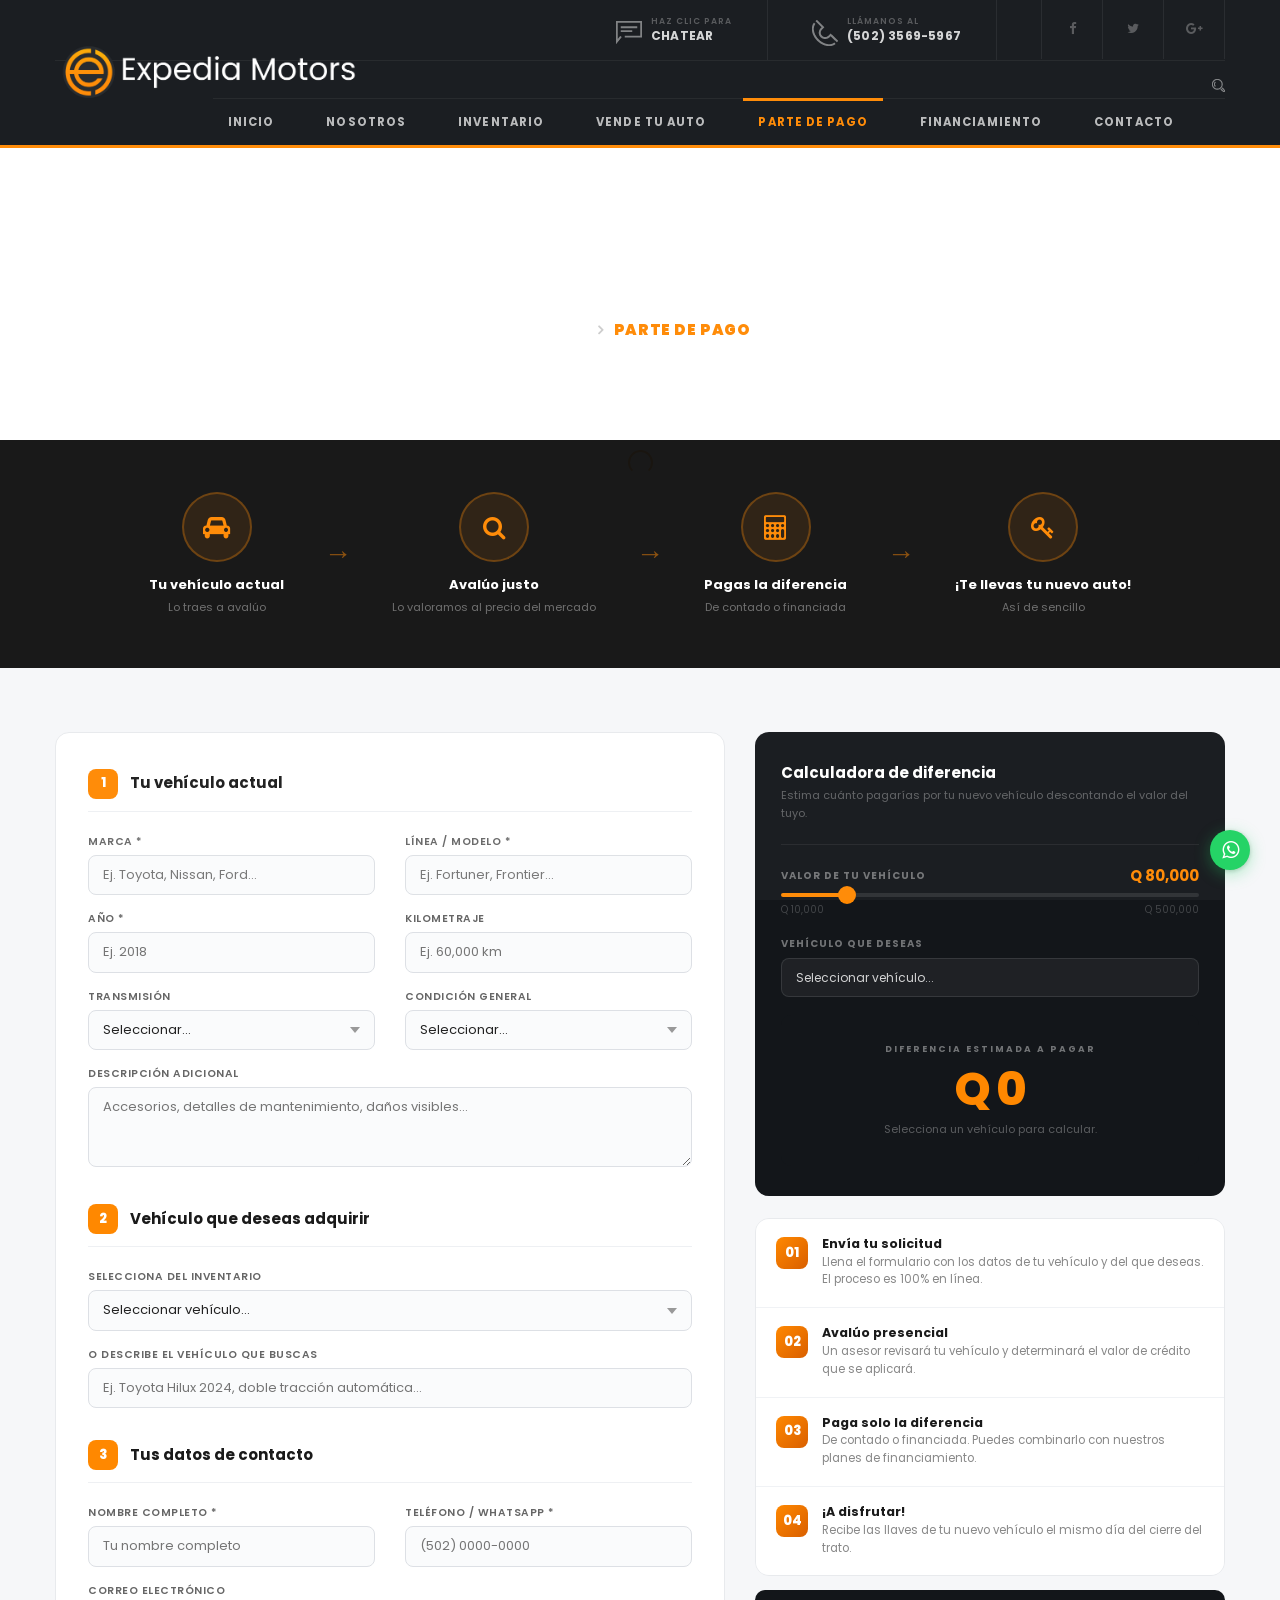
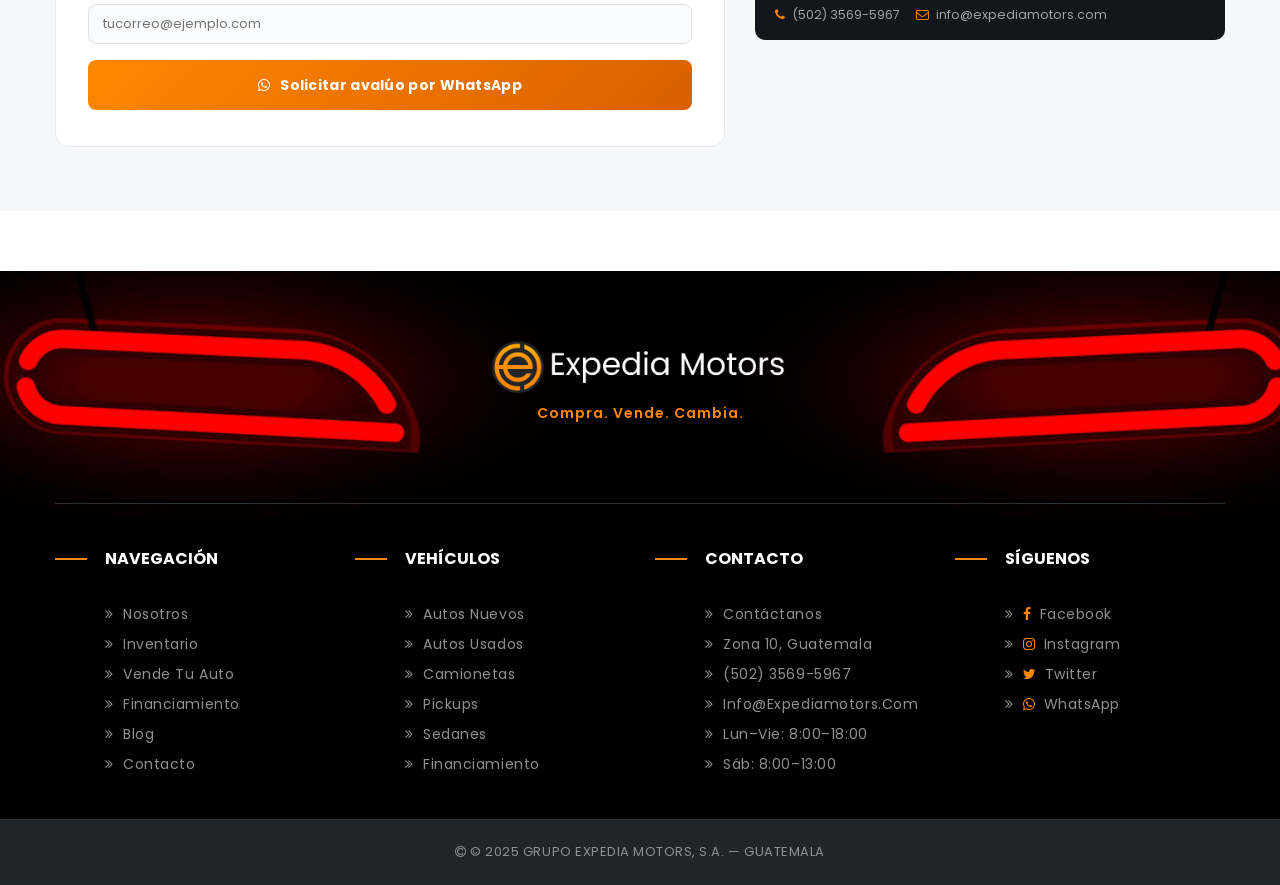
<file: parte-de-pago.html>
﻿<!DOCTYPE html>
<!--[if lt IE 7 ]> <html class="ie6"> <![endif]-->
<!--[if IE 7 ]>    <html class="ie7"> <![endif]-->
<!--[if IE 8 ]>    <html class="ie8"> <![endif]-->
<!--[if IE 9 ]>    <html class="ie9"> <![endif]-->
<!--[if (gt IE 9)|!(IE)]><!--><html lang="en" class=""><!--<![endif]-->
<head>
	<meta charset="utf-8">
    <meta http-equiv="X-UA-Compatible" content="IE=edge">
    <meta name="viewport" content="width=device-width, initial-scale=1">
    <meta name="color-scheme" content="light">
    <meta name="description" content="">
    <meta name="author" content="">
	<title>Expedia Motors - Parte de Pago</title>
	<link rel="icon" type="image/x-icon" href="images//favicon.ico" />
	<link rel="apple-touch-icon-precomposed" sizes="114x114" href="images//apple-touch-icon-114x114-precomposed.png">
	<link rel="apple-touch-icon-precomposed" sizes="72x72" href="images//apple-touch-icon-72x72-precomposed.png">
	<link rel="apple-touch-icon-precomposed" href="images//apple-touch-icon-57x57-precomposed.png">
	<link href="https://fonts.googleapis.com/css2?family=Poppins:ital,wght@0,300;0,400;0,500;0,700;1,400&display=swap" rel="stylesheet">
	<link rel="stylesheet" type="text/css" href="libraries/lib.css">
	<link rel="stylesheet" type="text/css" href="style.css">
	<link rel="stylesheet" type="text/css" href="css/plugins.css">
	<link rel="stylesheet" type="text/css" href="css/navigation-menu.css">
	<link rel="stylesheet" type="text/css" href="css/shortcode.css">
	<!--[if lt IE 9]>
		<script src="js/html5/respond.min.js"></script>
    <![endif]-->
</head>

<body data-offset="200" data-spy="scroll" data-target=".ow-navigation">
	<div class="main-container">
		<!-- Loader -->
		<div id="site-loader" class="load-complete">
			<div class="loader">
				<div class="loader-inner ball-clip-rotate">
					<div></div>
				</div>
			</div>
		</div>

		<!-- Header Section -->
		<header id="header" class="header-section container-fluid no-padding">
			<div class="container">
				<div class="top-header container-fluid no-padding">
					<div class="col-md-8 col-sm-12 col-xs-12 top-icons no-padding">
						<a href="#"><img src="images/chat-ic.png" alt="Chat" /><span>Haz clic para</span><b>Chatear</b></a>
						<a href="#"><img src="images/phone-ic.png" alt="Phone" /><span>Llámanos al</span><b>(502) 3569-5967</b></a>
						<ul>
							<li><a href="https://www.facebook.com/expediamotors/" title="Facebook" target="_blank" rel="noopener"><i class="fa fa-facebook"></i></a></li>
							<li><a href="#" title="Twitter"><i class="fa fa-twitter"></i></a></li>
							<li><a href="#" title="Google+"><i class="fa fa-google-plus"></i></a></li>
						</ul>
					</div>
				</div>
				<nav class="navbar navbar-default ow-navigation">
					<div class="navbar-header">
						<button aria-controls="navbar" aria-expanded="false" data-target="#navbar" data-toggle="collapse" class="navbar-toggle collapsed" type="button">
							<span class="sr-only">Alternar navegación</span>
							<span class="icon-bar"></span>
							<span class="icon-bar"></span>
							<span class="icon-bar"></span>
						</button>
						<a href="index.html" class="navbar-brand"><img src="images/logo-expedia.png" alt="Logo" /></a>
					</div>
					<div class="menu-icon">
						<div class="search">
							<a href="#" id="search" title="Buscar"><img src="images/search-ic.png" alt="Buscar" /></a>
						</div>
					</div>
					<div class="navbar-collapse collapse navbar-right" id="navbar">
						<ul class="nav navbar-nav">
							<li><a href="index.html" title="Inicio">Inicio</a></li>
							<li><a href="about.html" title="Nosotros">Nosotros</a></li>
							<li><a href="inventory.html" title="Inventario">Inventario</a></li>
							<li><a href="vende.html" title="Vende tu auto">Vende tu auto</a></li>
							<li class="active"><a href="parte-de-pago.html" title="Parte de pago">Parte de pago</a></li>
							<li class="nav-cta"><a href="financiamiento.html" title="Financiamiento">Financiamiento</a></li>
							<li><a href="contactus.html" title="Contacto">Contacto</a></li>
						</ul>
					</div>
				</nav>
				<div class="search-box">
					<span><i class="icon_close"></i></span>
					<div class="sb-ai-panel">
						<div class="sb-ai-inner">
							<div class="sb-ai-header">
								<div class="sb-ai-header-info">
									<div class="sb-ai-avatar-hdr"><img src="images/logo-expedia.png" alt="Expedia Motors" /></div>
									<div>
										<div class="sb-ai-header-titulo">Expedia Motors</div>
										<div class="sb-ai-header-sub"><span class="sb-ai-dot"></span> Asistente en l&#237;nea</div>
									</div>
								</div>
							</div>
							<div id="sb-mensajes" class="sb-mensajes"></div>
							<div class="sb-input-area">
								<input id="sb-input" type="text" placeholder="Ej: SUV Toyota autom&#225;tica nueva, pickup 4x4 usada..." onkeydown="if(event.key==='Enter') sbEnviar()" autocomplete="off" />
								<button type="button" onclick="sbEnviar()"><i class="fa fa-paper-plane"></i></button>
							</div>
						</div>
					</div>
				</div>
			</div>
		</header>

		<main>

			<!-- Page Banner -->
			<div class="container-fluid no-padding page-banner">
				<div class="padding-90"></div>
				<div class="container">
					<h3>Parte de Pago</h3>
					<ol class="breadcrumb">
						<li><a href="index.html">Inicio</a></li>
						<li class="active">Parte de pago</li>
					</ol>
				</div>
				<div class="padding-100"></div>
			</div>

			<!-- Concepto de intercambio -->
			<div class="pp-concepto">
				<div class="container">
					<div class="pp-concepto-pasos">
						<div class="pp-concepto-paso">
							<div class="pp-concepto-icono"><i class="fa fa-car"></i></div>
							<div class="pp-concepto-titulo">Tu vehículo actual</div>
							<div class="pp-concepto-sub">Lo traes a avalúo</div>
						</div>
						<div class="pp-concepto-flecha">&#8594;</div>
						<div class="pp-concepto-paso">
							<div class="pp-concepto-icono"><i class="fa fa-search"></i></div>
							<div class="pp-concepto-titulo">Avalúo justo</div>
							<div class="pp-concepto-sub">Lo valoramos al precio del mercado</div>
						</div>
						<div class="pp-concepto-flecha">&#8594;</div>
						<div class="pp-concepto-paso">
							<div class="pp-concepto-icono"><i class="fa fa-calculator"></i></div>
							<div class="pp-concepto-titulo">Pagas la diferencia</div>
							<div class="pp-concepto-sub">De contado o financiada</div>
						</div>
						<div class="pp-concepto-flecha">&#8594;</div>
						<div class="pp-concepto-paso">
							<div class="pp-concepto-icono"><i class="fa fa-key"></i></div>
							<div class="pp-concepto-titulo">¡Te llevas tu nuevo auto!</div>
							<div class="pp-concepto-sub">Así de sencillo</div>
						</div>
					</div>
				</div>
			</div>

			<!-- Formulario + Calculadora -->
			<div class="pp-seccion">
				<div class="container">
					<div class="row">

						<!-- Formulario -->
						<div class="col-md-7 col-sm-12 col-xs-12">
							<div id="pp-form-area">
								<div class="pp-form-box">

									<!-- Sección 1: Tu vehículo actual -->
									<div class="pp-form-seccion-titulo">
										<div class="pp-form-seccion-num">1</div>
										<h3>Tu vehículo actual</h3>
									</div>
									<hr class="pp-divider" />
									<div class="row">
										<div class="col-md-6 col-xs-12">
											<div class="pp-form-grupo">
												<label>Marca *</label>
												<input id="pp-marca" type="text" placeholder="Ej. Toyota, Nissan, Ford..." />
											</div>
										</div>
										<div class="col-md-6 col-xs-12">
											<div class="pp-form-grupo">
												<label>Línea / Modelo *</label>
												<input id="pp-linea" type="text" placeholder="Ej. Fortuner, Frontier..." />
											</div>
										</div>
									</div>
									<div class="row">
										<div class="col-md-6 col-xs-12">
											<div class="pp-form-grupo">
												<label>Año *</label>
												<input id="pp-anio" type="number" placeholder="Ej. 2018" min="1990" max="2025" />
											</div>
										</div>
										<div class="col-md-6 col-xs-12">
											<div class="pp-form-grupo">
												<label>Kilometraje</label>
												<input id="pp-km" type="text" placeholder="Ej. 60,000 km" />
											</div>
										</div>
									</div>
									<div class="row">
										<div class="col-md-6 col-xs-12">
											<div class="pp-form-grupo">
												<label>Transmisión</label>
												<select id="pp-transmision">
													<option value="">Seleccionar...</option>
													<option>Automático</option>
													<option>Manual</option>
													<option>Semi-automático</option>
												</select>
											</div>
										</div>
										<div class="col-md-6 col-xs-12">
											<div class="pp-form-grupo">
												<label>Condición general</label>
												<select id="pp-condicion">
													<option value="">Seleccionar...</option>
													<option>Excelente</option>
													<option>Buena</option>
													<option>Regular</option>
													<option>Necesita reparación</option>
												</select>
											</div>
										</div>
									</div>
									<div class="pp-form-grupo">
										<label>Descripción adicional</label>
										<textarea id="pp-descripcion" placeholder="Accesorios, detalles de mantenimiento, daños visibles..."></textarea>
									</div>

									<!-- Sección 2: Vehículo que deseas -->
									<div class="pp-form-seccion-titulo" style="margin-top:32px;">
										<div class="pp-form-seccion-num">2</div>
										<h3>Vehículo que deseas adquirir</h3>
									</div>
									<hr class="pp-divider" />
									<div class="pp-form-grupo">
										<label>Selecciona del inventario</label>
										<select id="pp-vehiculo-deseado" onchange="ppCalcular()">
											<option value="">Seleccionar vehículo...</option>
										</select>
									</div>
									<div class="pp-form-grupo">
										<label>O describe el vehículo que buscas</label>
										<input id="pp-describe-deseado" type="text" placeholder="Ej. Toyota Hilux 2024, doble tracción automática..." />
									</div>

									<!-- Sección 3: Tus datos -->
									<div class="pp-form-seccion-titulo" style="margin-top:32px;">
										<div class="pp-form-seccion-num">3</div>
										<h3>Tus datos de contacto</h3>
									</div>
									<hr class="pp-divider" />
									<div class="row">
										<div class="col-md-6 col-xs-12">
											<div class="pp-form-grupo">
												<label>Nombre completo *</label>
												<input id="pp-nombre" type="text" placeholder="Tu nombre completo" />
											</div>
										</div>
										<div class="col-md-6 col-xs-12">
											<div class="pp-form-grupo">
												<label>Teléfono / WhatsApp *</label>
												<input id="pp-telefono" type="tel" placeholder="(502) 0000-0000" />
											</div>
										</div>
									</div>
									<div class="pp-form-grupo">
										<label>Correo electrónico</label>
										<input id="pp-email" type="email" placeholder="tucorreo@ejemplo.com" />
									</div>

									<button type="button" class="pp-submit" onclick="ppEnviar()">
										<i class="fa fa-whatsapp"></i> Solicitar avalúo por WhatsApp
									</button>
								</div>
							</div>

							<!-- Mensaje de éxito -->
							<div id="pp-exito" class="pp-exito">
								<div class="pp-exito-icono"><i class="fa fa-check-circle"></i></div>
								<h3>¡Solicitud enviada!</h3>
								<p>Tu solicitud de parte de pago fue enviada por WhatsApp.<br>Un asesor te contactará para coordinar el avalúo de tu vehículo.</p>
								<a href="inventory.html" style="display:inline-block;margin-top:24px;background:#FF8800;color:#fff;padding:12px 28px;border-radius:8px;font-family:'Poppins',sans-serif;font-weight:700;font-size:13px;text-decoration:none;">Ver inventario disponible &nbsp;&#8594;</a>
							</div>
						</div>

						<!-- Panel lateral -->
						<div class="col-md-5 col-sm-12 col-xs-12">

							<!-- Calculadora de diferencia -->
							<div class="pp-calc-box">
								<div class="pp-calc-titulo">Calculadora de diferencia</div>
								<div class="pp-calc-sub">Estima cuánto pagarías por tu nuevo vehículo descontando el valor del tuyo.</div>
								<hr class="pp-calc-divider" />

								<div class="pp-calc-label">
									<span>Valor de tu vehículo</span>
									<span id="pp-val-entrega">Q 80,000</span>
								</div>
								<input type="range" id="pp-slider-entrega" class="pago-slider" min="10000" max="500000" step="5000" value="80000"
									oninput="ppCalcular()"
									style="background: linear-gradient(to right,#FF8800 0%,#FF8800 14%,rgba(255,255,255,0.1) 14%,rgba(255,255,255,0.1) 100%)" />
								<div class="pp-calc-extremos">
									<span>Q 10,000</span>
									<span>Q 500,000</span>
								</div>

								<div class="pp-calc-select">
									<label>Vehículo que deseas</label>
									<select id="pp-calc-vehiculo" onchange="ppCalcular()">
										<option value="">Seleccionar vehículo...</option>
									</select>
								</div>

								<div class="pago-diff-box" style="border-radius:10px; margin-top:18px;">
									<div class="pago-diff-label">Diferencia estimada a pagar</div>
									<div class="pago-diff-monto" id="pp-diferencia">Q 0</div>
									<div class="pago-diff-nota" id="pp-diff-nota">Selecciona un vehículo para calcular.</div>
								</div>
							</div>

							<!-- Pasos del proceso -->
							<div class="pp-pasos-box">
								<div class="pp-paso">
									<div class="pp-paso-num">01</div>
									<div>
										<h5>Envía tu solicitud</h5>
										<p>Llena el formulario con los datos de tu vehículo y del que deseas. El proceso es 100% en línea.</p>
									</div>
								</div>
								<div class="pp-paso">
									<div class="pp-paso-num">02</div>
									<div>
										<h5>Avalúo presencial</h5>
										<p>Un asesor revisará tu vehículo y determinará el valor de crédito que se aplicará.</p>
									</div>
								</div>
								<div class="pp-paso">
									<div class="pp-paso-num">03</div>
									<div>
										<h5>Paga solo la diferencia</h5>
										<p>De contado o financiada. Puedes combinarlo con nuestros planes de financiamiento.</p>
									</div>
								</div>
								<div class="pp-paso">
									<div class="pp-paso-num">04</div>
									<div>
										<h5>¡A disfrutar!</h5>
										<p>Recibe las llaves de tu nuevo vehículo el mismo día del cierre del trato.</p>
									</div>
								</div>
							</div>

							<div class="pp-contacto-link">
								<a href="tel:50235695967"><i class="fa fa-phone"></i>(502) 3569-5967</a>
								<a href="mailto:info@expediamotors.com"><i class="fa fa-envelope-o"></i>info@expediamotors.com</a>
							</div>

						</div>
					</div>
				</div>
			</div>

			<div class="padding-60"></div>

		</main>

		<!-- Footer Section -->
		<footer class="footer-main container-fluid no-padding" style="background-image: url('images/ftr-bg.jpg'); background-size: cover; background-position: top center; background-repeat: no-repeat;">
			<!-- Container -->
			<div class="container">
				<div class="logo-block col-md-12 col-sm-12 col-xs-12 no-padding">
					<a href="#" title="Logo"><img src="images/logo-expedia.png" alt="Logo" /></a>
					<p style="color:#FF8800; font-weight:600; letter-spacing:1px; margin-top:10px;">Compra. Vende. Cambia.</p>
				</div>
				<div class="row">
					<div class="col-md-3 col-sm-6 col-xs-6">
						<!-- Widget Link -->
						<aside class="widget widget_link">
							<h3 class="widget-title">NAVEGACI&#211;N</h3>
							<ul>
								<li><a href="about.html" title="Nosotros">Nosotros</a></li>
								<li><a href="inventory.html" title="Inventario">Inventario</a></li>
								<li><a href="vende.html" title="Vende tu auto">Vende tu auto</a></li>
								<li><a href="financiamiento.html" title="Financiamiento">Financiamiento</a></li>
								<li><a href="blog.html" title="Blog">Blog</a></li>
								<li><a href="contactus.html" title="Contacto">Contacto</a></li>
							</ul>
						</aside><!-- Widget Link /- -->
					</div>
					<div class="col-md-3 col-sm-6 col-xs-6">
						<!-- Widget Link -->
						<aside class="widget widget_link">
							<h3 class="widget-title">VEH&#205;CULOS</h3>
							<ul>
								<li><a href="inventory.html" title="Autos Nuevos">Autos Nuevos</a></li>
								<li><a href="inventory.html" title="Autos Usados">Autos Usados</a></li>
								<li><a href="inventory.html" title="Camionetas">Camionetas</a></li>
								<li><a href="inventory.html" title="Pickups">Pickups</a></li>
								<li><a href="inventory.html" title="Sedanes">Sedanes</a></li>
								<li><a href="financiamiento.html" title="Financiamiento">Financiamiento</a></li>
							</ul>
						</aside><!-- Widget Link /- -->
					</div>
					<div class="col-md-3 col-sm-6 col-xs-6">
						<!-- Widget Link -->
						<aside class="widget widget_link">
							<h3 class="widget-title">CONTACTO</h3>
							<ul>
								<li><a href="contactus.html" title="Cont&#225;ctanos">Cont&#225;ctanos</a></li>
								<li><a href="#" title="Ubicaci&#243;n">Zona 10, Guatemala</a></li>
								<li><a href="tel:50235695967" title="Tel&#233;fono">(502) 3569-5967</a></li>
								<li><a href="mailto:info@expediamotors.com" title="Email">info@expediamotors.com</a></li>
								<li><a href="#" title="Horario">Lun&ndash;Vie: 8:00&ndash;18:00</a></li>
								<li><a href="#" title="Horario">S&#225;b: 8:00&ndash;13:00</a></li>
							</ul>
						</aside><!-- Widget Link /- -->
					</div>
					<div class="col-md-3 col-sm-6 col-xs-6">
						<!-- Widget Link -->
						<aside class="widget widget_link">
							<h3 class="widget-title">S&#205;GUENOS</h3>
							<ul>
								<li><a href="https://www.facebook.com/expediamotors/" title="Facebook" target="_blank" rel="noopener"><i class="fa fa-facebook" style="margin-right:8px;color:#FF8800;"></i>Facebook</a></li>
								<li><a href="#" title="Instagram"><i class="fa fa-instagram" style="margin-right:8px;color:#FF8800;"></i>Instagram</a></li>
								<li><a href="#" title="Twitter"><i class="fa fa-twitter" style="margin-right:8px;color:#FF8800;"></i>Twitter</a></li>
								<li><a href="#" title="WhatsApp"><i class="fa fa-whatsapp" style="margin-right:8px;color:#FF8800;"></i>WhatsApp</a></li>
							</ul>
						</aside><!-- Widget Link /- -->
					</div>
				</div>
			</div><!-- Container /- -->

			<!-- Copyright -->
			<div class="container-fluid no-padding copyright">
				<p><i class="fa fa-copyright"></i> &copy; 2025 GRUPO EXPEDIA MOTORS, S.A. &mdash; GUATEMALA</p>
			</div><!-- Copyright /- -->
		</footer><!-- Footer Section /- -->

	</div>

	<script src="js/jquery-1.12.4.min.js"></script>
	<script src="libraries/lib.js"></script>
	<script src="data/inventario.js"></script>
	<script src="js/functions.js"></script>

	<script>
		$(document).ready(function() {
			/* Poblar ambos selects con el inventario */
			var opciones = '';
			INVENTARIO.forEach(function(v) {
				var texto = v.marca + ' ' + v.linea + ' ' + v.año + ' — ' + v.version + '  |  Q ' + Number(v.precio).toLocaleString('es-GT');
				opciones += '<option value="' + v.precio + '" data-label="' + texto + '">' + texto + '</option>';
			});
			document.getElementById('pp-vehiculo-deseado').innerHTML += opciones;
			document.getElementById('pp-calc-vehiculo').innerHTML += opciones;
			ppCalcular();
		});

		function ppCalcular() {
			var slider = document.getElementById('pp-slider-entrega');
			var valEntrega = parseInt(slider.value) || 0;
			var pct = ((slider.value - slider.min) / (slider.max - slider.min)) * 100;
			slider.style.background = 'linear-gradient(to right,#FF8800 0%,#FF8800 ' + pct + '%,rgba(255,255,255,0.1) ' + pct + '%,rgba(255,255,255,0.1) 100%)';

			document.getElementById('pp-val-entrega').textContent = 'Q ' + valEntrega.toLocaleString('es-GT');

			/* Sincronizar ambos selects de vehículo deseado */
			var selCalc  = document.getElementById('pp-calc-vehiculo');
			var selForm  = document.getElementById('pp-vehiculo-deseado');
			if (document.activeElement === selCalc) {
				selForm.value = selCalc.value;
			} else {
				selCalc.value = selForm.value;
			}

			var precioDeseado = parseInt(selCalc.value) || 0;
			var diferencia    = precioDeseado - valEntrega;
			var elMonto  = document.getElementById('pp-diferencia');
			var elNota   = document.getElementById('pp-diff-nota');

			if (!precioDeseado) {
				elMonto.textContent = 'Q 0';
				elNota.textContent  = 'Selecciona un vehículo para calcular.';
				return;
			}
			if (diferencia > 0) {
				elMonto.textContent = 'Q ' + diferencia.toLocaleString('es-GT');
				elNota.textContent  = 'Esta diferencia puede pagarse de contado o financiarse.';
			} else if (diferencia < 0) {
				elMonto.textContent = 'Q ' + Math.abs(diferencia).toLocaleString('es-GT') + ' a tu favor';
				elNota.textContent  = 'Tu vehículo tiene mayor valor. Recibirías un crédito adicional.';
			} else {
				elMonto.textContent = 'Q 0 — Intercambio exacto';
				elNota.textContent  = 'Los valores son equivalentes. Intercambio directo sin diferencia.';
			}
		}

		function ppEnviar() {
			var marca    = document.getElementById('pp-marca').value.trim();
			var linea    = document.getElementById('pp-linea').value.trim();
			var anio     = document.getElementById('pp-anio').value.trim();
			var nombre   = document.getElementById('pp-nombre').value.trim();
			var telefono = document.getElementById('pp-telefono').value.trim();

			if (!marca || !linea || !anio || !nombre || !telefono) {
				alert('Por favor completa los campos obligatorios (*): marca, línea, año, nombre y teléfono.');
				return;
			}

			var km           = document.getElementById('pp-km').value.trim();
			var transmision  = document.getElementById('pp-transmision').value;
			var condicion    = document.getElementById('pp-condicion').value;
			var descripcion  = document.getElementById('pp-descripcion').value.trim();
			var email        = document.getElementById('pp-email').value.trim();
			var selForm      = document.getElementById('pp-vehiculo-deseado');
			var deseadoSel   = selForm.options[selForm.selectedIndex] ? selForm.options[selForm.selectedIndex].text : '';
			var deseadoDesc  = document.getElementById('pp-describe-deseado').value.trim();
			var slider       = document.getElementById('pp-slider-entrega');
			var valEntrega   = 'Q ' + parseInt(slider.value).toLocaleString('es-GT');
			var diferencia   = document.getElementById('pp-diferencia').textContent;

			var msg = '🚗 *Solicitud de Parte de Pago — Expedia Motors*\n\n';
			msg += '*Vehículo que entrego:*\n';
			msg += '• Marca: ' + marca + '\n';
			msg += '• Línea: ' + linea + '\n';
			msg += '• Año: ' + anio + '\n';
			if (km)          msg += '• Kilometraje: ' + km + '\n';
			if (transmision) msg += '• Transmisión: ' + transmision + '\n';
			if (condicion)   msg += '• Condición: ' + condicion + '\n';
			if (descripcion) msg += '• Descripción: ' + descripcion + '\n';
			msg += '• Valor estimado: ' + valEntrega + '\n\n';

			msg += '*Vehículo que deseo:*\n';
			if (deseadoSel && selForm.value) msg += '• ' + deseadoSel + '\n';
			if (deseadoDesc) msg += '• Descripción: ' + deseadoDesc + '\n';
			msg += '• Diferencia estimada: ' + diferencia + '\n\n';

			msg += '*Datos de contacto:*\n';
			msg += '• Nombre: ' + nombre + '\n';
			msg += '• Teléfono: ' + telefono + '\n';
			if (email) msg += '• Email: ' + email + '\n';

			window.open('https://wa.me/50235695967?text=' + encodeURIComponent(msg), '_blank');

			document.getElementById('pp-form-area').style.display = 'none';
			var exito = document.getElementById('pp-exito');
			exito.style.display = 'block';
			window.scrollTo(0, exito.offsetTop - 100);
		}
	</script>

	<a id="wa-btn" href="https://wa.me/50235695967" target="_blank" title="Escríbenos por WhatsApp"><i class="fa fa-whatsapp"></i></a>
	<script src="js/buscador-navbar.js"></script>
</body>
</html>
</file>
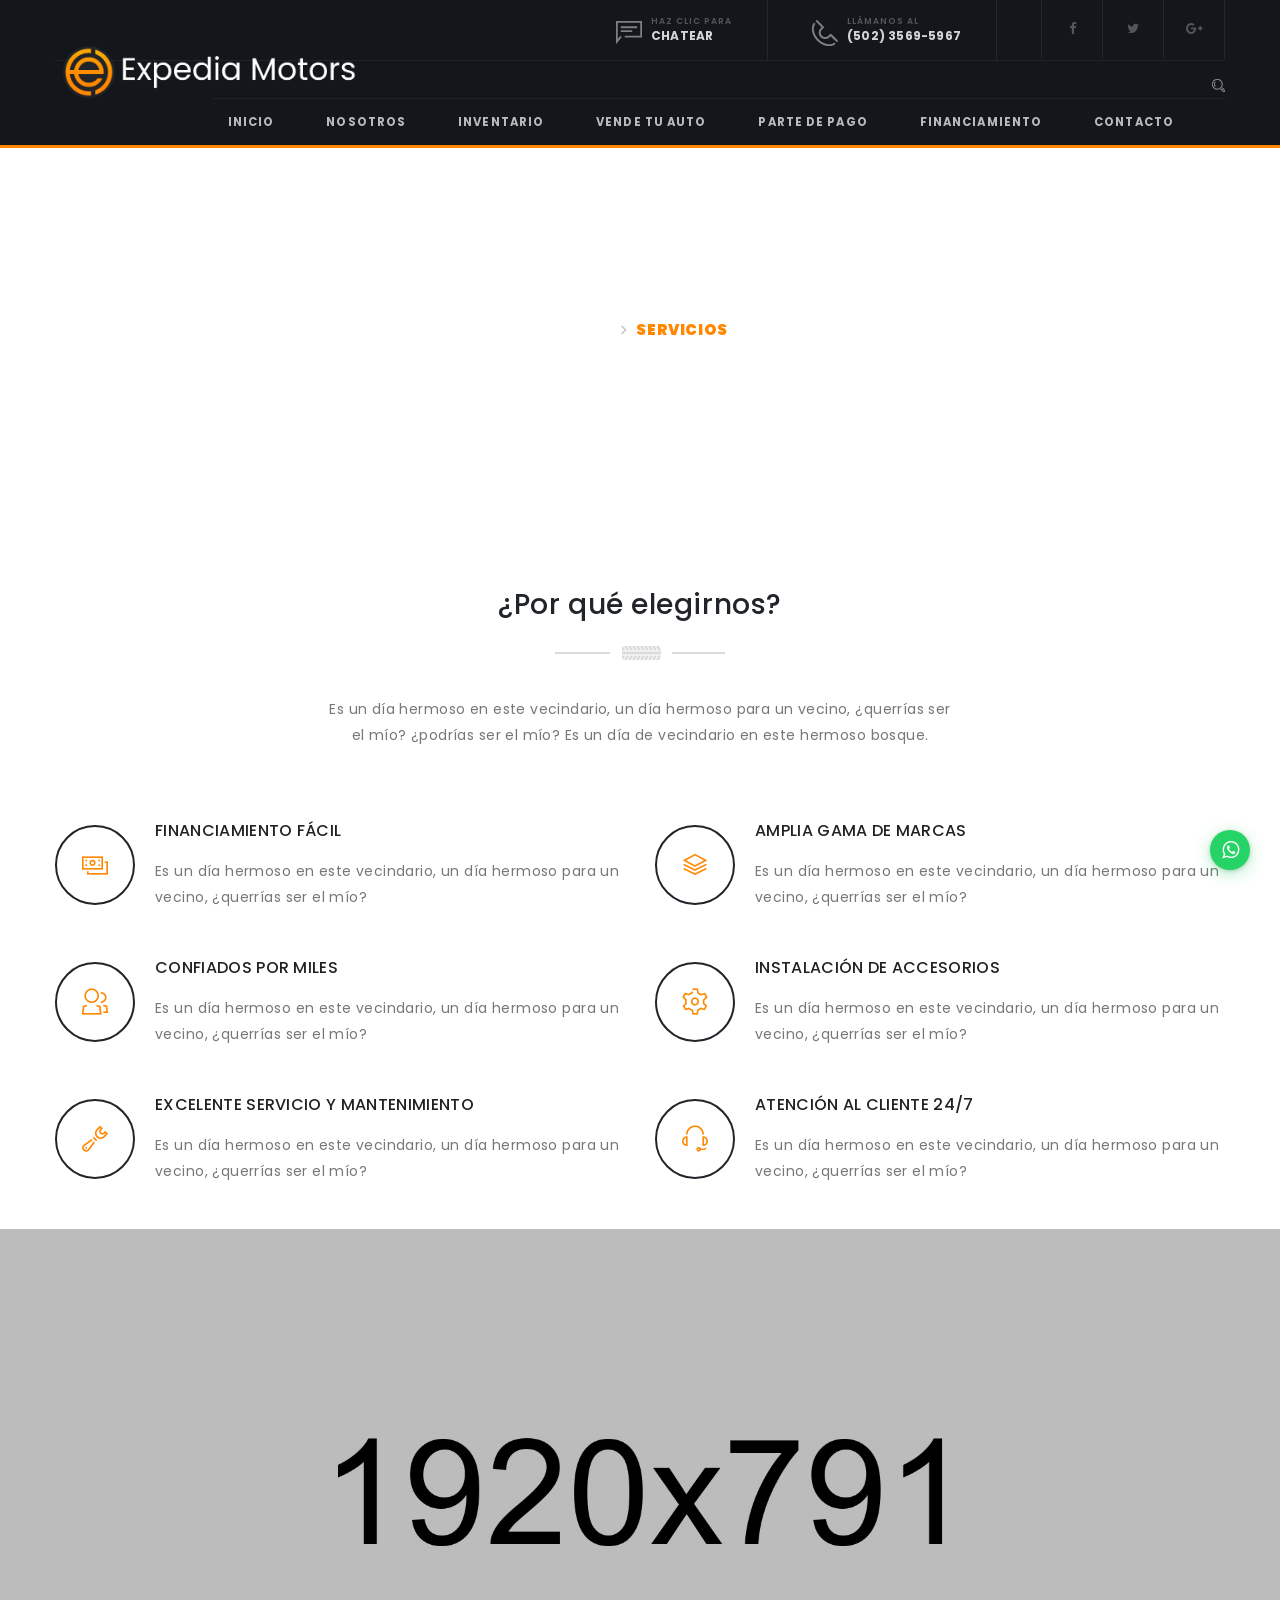
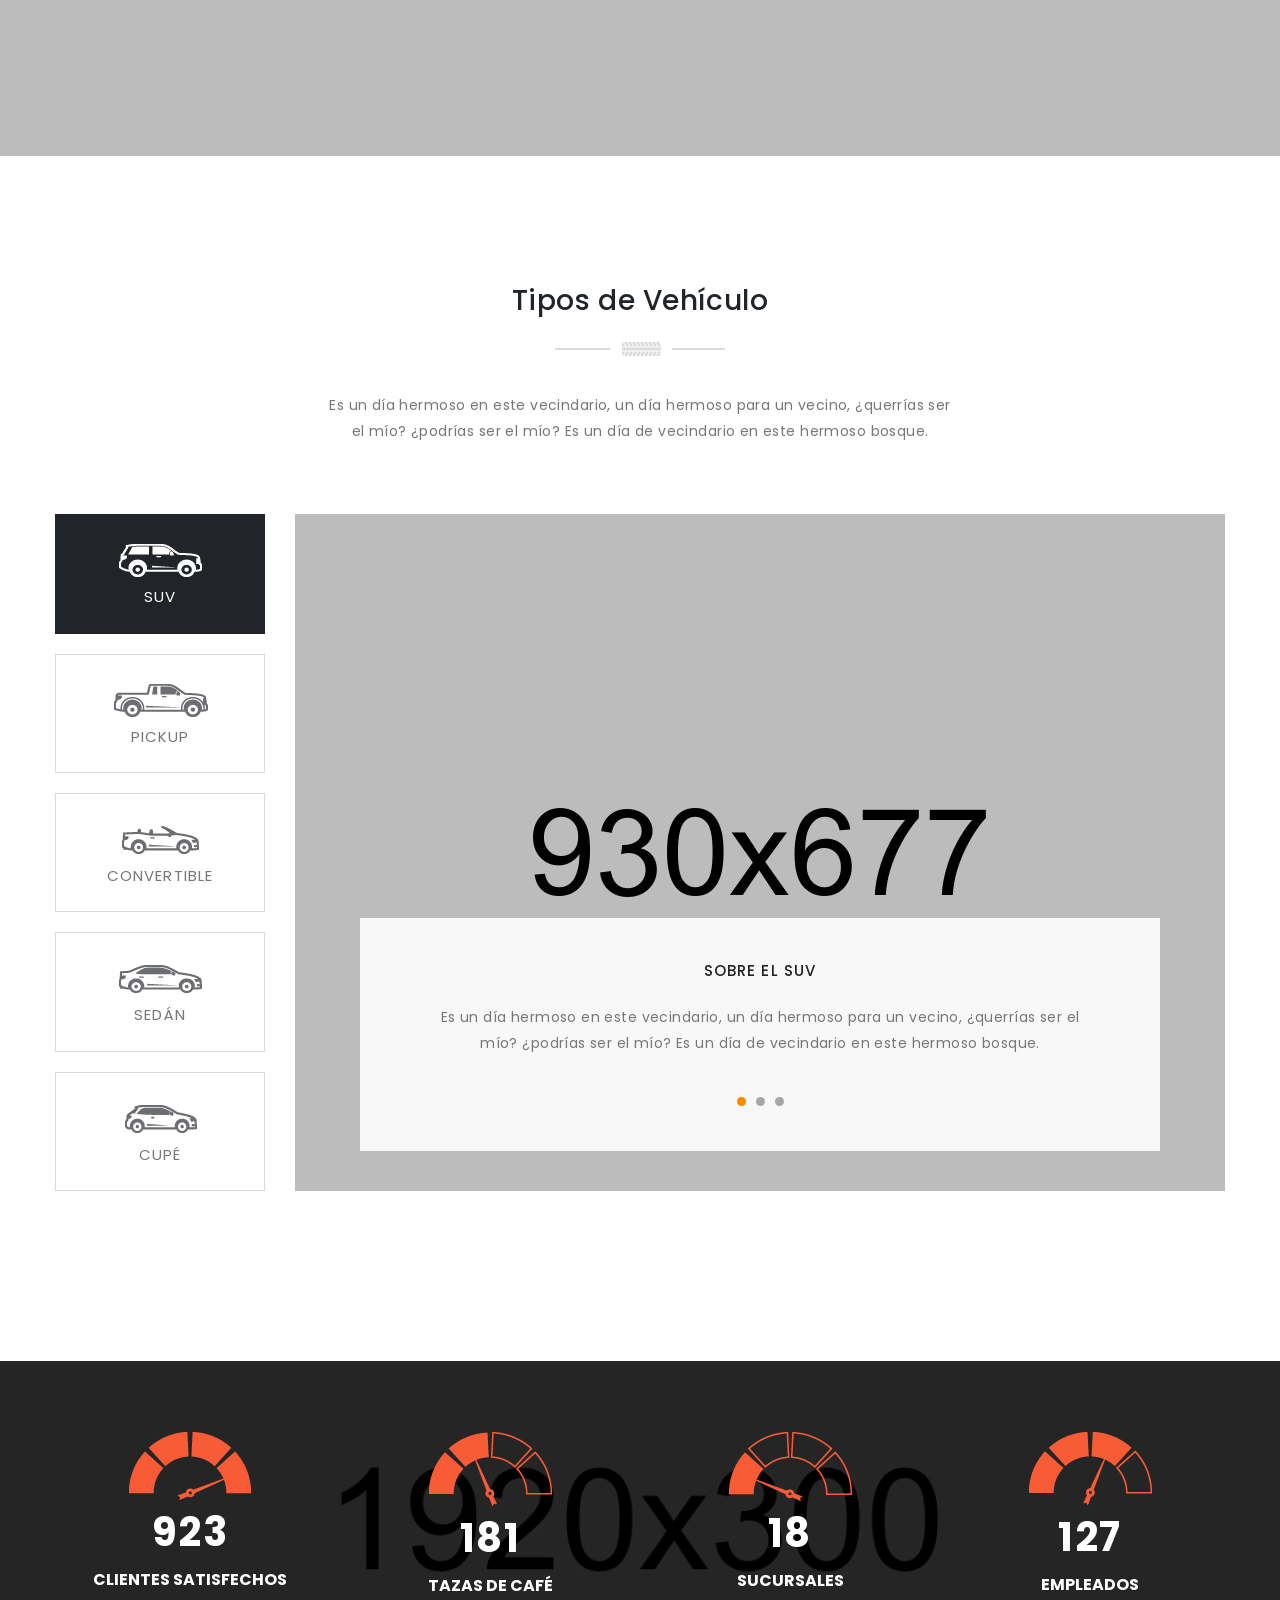
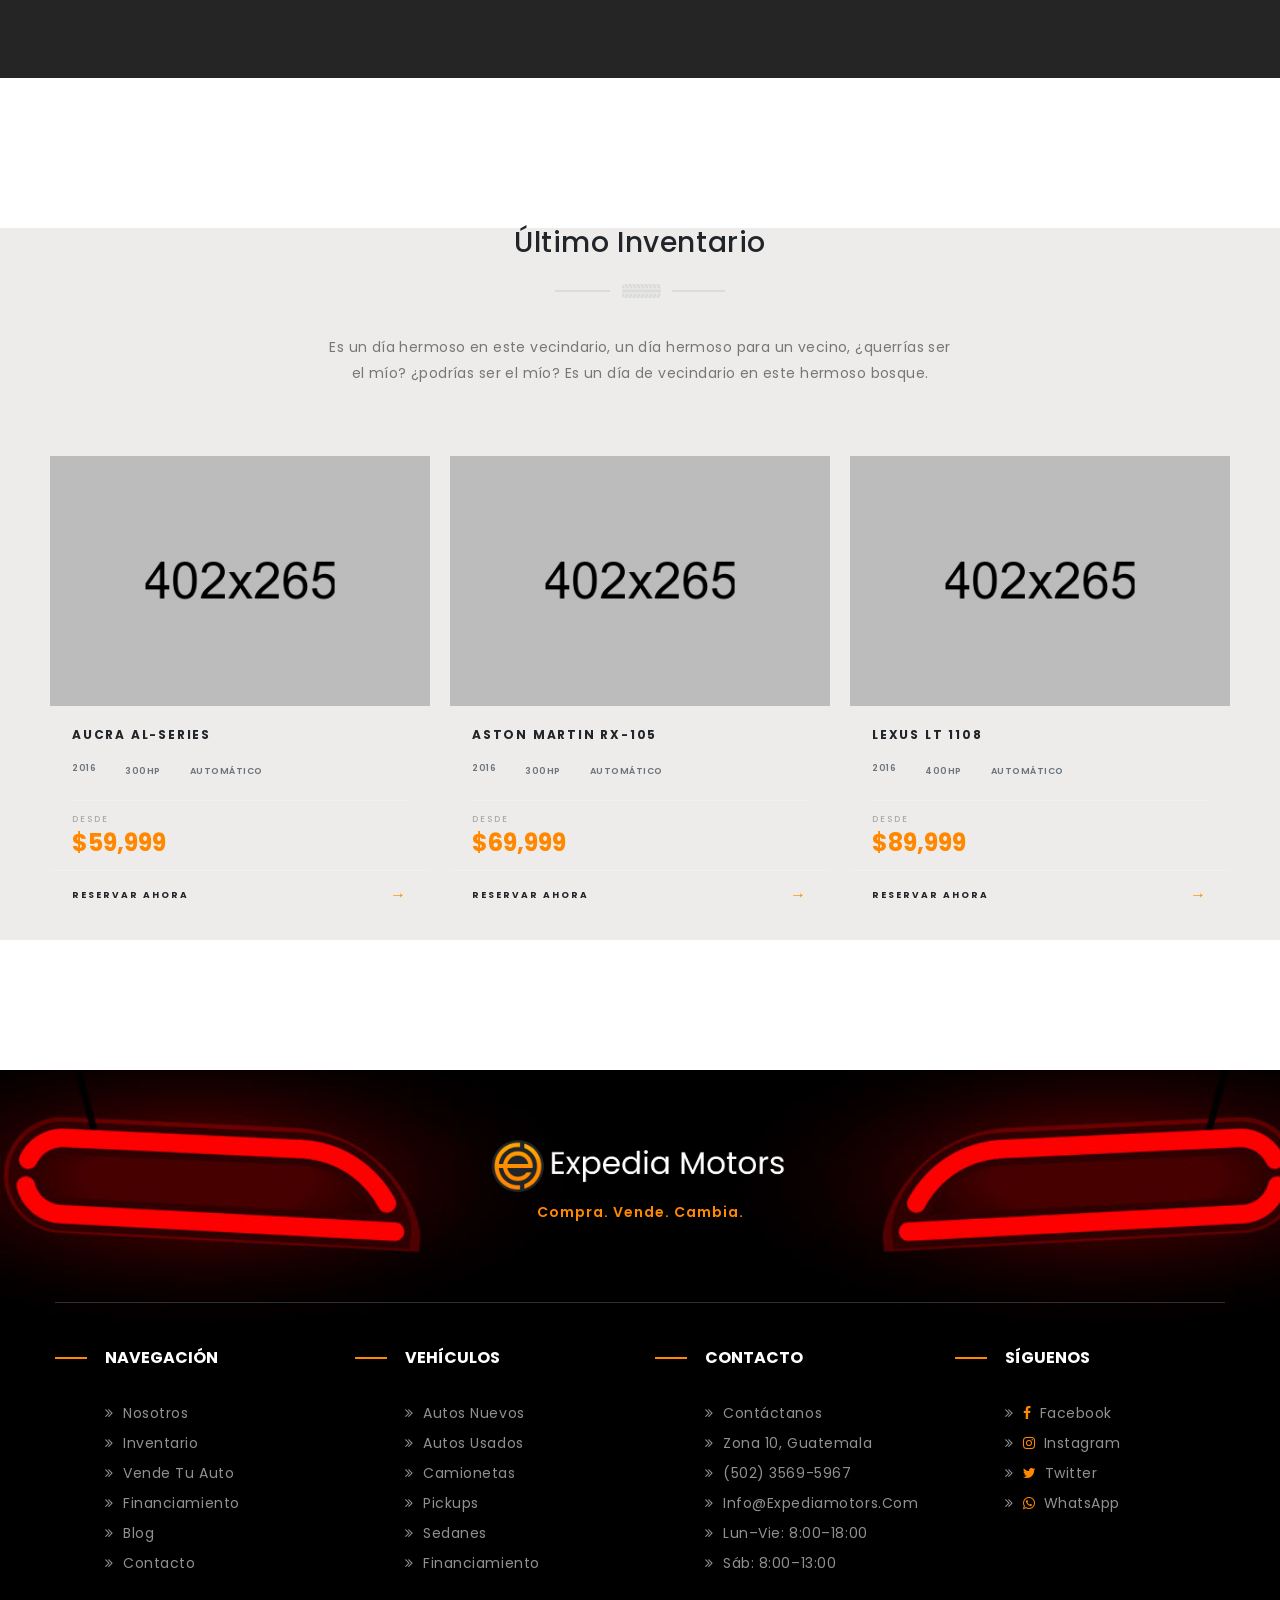
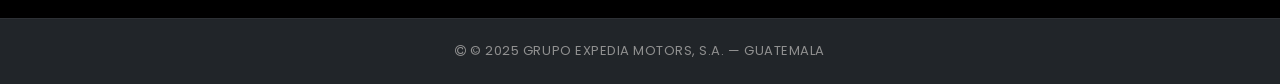
<file: services.html>
﻿<!DOCTYPE html>
<!--[if lt IE 7 ]> <html class="ie6"> <![endif]-->
<!--[if IE 7 ]>    <html class="ie7"> <![endif]-->
<!--[if IE 8 ]>    <html class="ie8"> <![endif]-->
<!--[if IE 9 ]>    <html class="ie9"> <![endif]-->
<!--[if (gt IE 9)|!(IE)]><!--><html lang="en" class=""><!--<![endif]-->
<head>
	<meta charset="utf-8">

    <meta http-equiv="X-UA-Compatible" content="IE=edge">
    <meta name="viewport" content="width=device-width, initial-scale=1">
    <meta name="color-scheme" content="light">

    <meta name="description" content="">
    <meta name="author" content="">

	<title>Expedia Motors - Servicios</title>

	<!-- Standard Favicon -->
	<link rel="icon" type="image/x-icon" href="images//favicon.ico" />
	
	<!-- For iPhone 4 Retina display: -->
	<link rel="apple-touch-icon-precomposed" sizes="114x114" href="images//apple-touch-icon-114x114-precomposed.png">
	
	<!-- For iPad: -->
	<link rel="apple-touch-icon-precomposed" sizes="72x72" href="images//apple-touch-icon-72x72-precomposed.png">
	
	<!-- For iPhone: -->
	<link rel="apple-touch-icon-precomposed" href="images//apple-touch-icon-57x57-precomposed.png">	
	
	<!-- Library - Google Font Familys -->	
	<link href="https://fonts.googleapis.com/css2?family=Poppins:ital,wght@0,300;0,400;0,500;0,700;1,400&display=swap" rel="stylesheet">
	
	<!-- Library - Bootstrap v3.3.5 -->
    <link rel="stylesheet" type="text/css" href="libraries/lib.css">
	
	<!-- Custom - Theme CSS -->
	<link rel="stylesheet" type="text/css" href="style.css">
	<link rel="stylesheet" type="text/css" href="css/plugins.css">	
	<link rel="stylesheet" type="text/css" href="css/navigation-menu.css">
	<link rel="stylesheet" type="text/css" href="css/shortcode.css">
	
	<!--[if lt IE 9]>
		<script src="js/html5/respond.min.js"></script>
    <![endif]-->
	
</head>

<body data-offset="200" data-spy="scroll" data-target=".ow-navigation">
	<div class="main-container">
		<!-- Loader -->
		<div id="site-loader" class="load-complete">
			<div class="loader">
				<div class="loader-inner ball-clip-rotate">
					<div></div>
				</div>
			</div>
		</div><!-- Loader /- -->
		
		<!-- Header Section -->
		<header id="header" class="header-section container-fluid no-padding">
			<!-- Container -->
			<div class="container">
				<!-- Top Header -->
				<div class="top-header container-fluid no-padding">
					<div class="col-md-8 col-sm-12 col-xs-12 top-icons no-padding">
						<a href="#"><img src="images/chat-ic.png" alt="Chat" /><span>Haz clic para</span><b>Chatear</b></a>
						<a href="#"><img src="images/phone-ic.png" alt="Phone" /><span>Llámanos al</span><b>(502) 3569-5967</b></a>
						<ul>
							<li><a href="https://www.facebook.com/expediamotors/" title="Facebook" target="_blank" rel="noopener"><i class="fa fa-facebook"></i></a></li>
							<li><a href="#" title="Twitter"><i class="fa fa-twitter"></i></a></li>
							<li><a href="#" title="Google+"><i class="fa fa-google-plus"></i></a></li>
						</ul>
					</div>
				</div><!-- Top Header /- -->		
				<!-- nav -->
				<nav class="navbar navbar-default ow-navigation">
					<div class="navbar-header">
						<button aria-controls="navbar" aria-expanded="false" data-target="#navbar" data-toggle="collapse" class="navbar-toggle collapsed" type="button">
							<span class="sr-only">Alternar navegación</span>
							<span class="icon-bar"></span>
							<span class="icon-bar"></span>
							<span class="icon-bar"></span>
						</button>
						<a href="index.html" class="navbar-brand"><img src="images/logo-expedia.png" alt="Logo" /></a>
					</div>
					<!-- Menu Icon -->
					<div class="menu-icon">
						<div class="search">	
							<a href="#" id="search" title="Buscar"><img src="images/search-ic.png" alt="Buscar" /></a>
						</div>
					</div><!-- Menu Icon /- -->
					<div class="navbar-collapse collapse navbar-right" id="navbar">
						<ul class="nav navbar-nav">
							<li><a href="index.html" title="Inicio">Inicio</a></li>
							<li><a href="about.html" title="Nosotros">Nosotros</a></li>
							<li><a href="inventory.html" title="Inventario">Inventario</a></li>
							<li><a href="vende.html" title="Vende tu auto">Vende tu auto</a></li><li><a href="parte-de-pago.html" title="Parte de pago">Parte de pago</a></li><li class="nav-cta"><a href="financiamiento.html" title="Financiamiento">Financiamiento</a></li>
							<li><a href="contactus.html" title="Contacto">Contacto</a></li>
						</ul>
					</div><!--/.nav-collapse -->
				</nav><!-- nav /- -->
				<!-- Search Box -->
				<div class="search-box">
					<span><i class="icon_close"></i></span>
					<div class="sb-ai-panel">
						<div class="sb-ai-inner">
							<div class="sb-ai-header">
								<div class="sb-ai-header-info">
									<div class="sb-ai-avatar-hdr"><img src="images/logo-expedia.png" alt="Expedia Motors" /></div>
									<div>
										<div class="sb-ai-header-titulo">Expedia Motors</div>
										<div class="sb-ai-header-sub"><span class="sb-ai-dot"></span> Asistente en l&#237;nea</div>
									</div>
								</div>
							</div>
							<div id="sb-mensajes" class="sb-mensajes"></div>
							<div class="sb-input-area">
								<input id="sb-input" type="text" placeholder="Ej: SUV Toyota autom&#225;tica nueva, pickup 4x4 usada..." onkeydown="if(event.key==='Enter') sbEnviar()" autocomplete="off" />
								<button type="button" onclick="sbEnviar()"><i class="fa fa-paper-plane"></i></button>
							</div>
						</div>
					</div>
				</div><!-- Search Box /- -->
			</div><!-- Container /- -->
		</header><!-- Header Section /- -->

		<main>
		
			<!-- Page Banner -->
			<div class="container-fluid no-padding page-banner">
				<div class="padding-90"></div>
				<!-- Container -->
				<div class="container">
					<h3>servicios</h3>
					<ol class="breadcrumb">
						<li><a href="index.html">Inicio</a></li>
						<li class="active">servicios</li>
					</ol>
				</div><!-- Container /- -->
				<div class="padding-100"></div>
			</div><!-- Page Banner /- -->
		
			<div class="section-padding"></div>
			
			<!-- Why Choose Us Section -->
			<div class="why-chooseus-section container-fluid no-padding">
				<!-- Container -->
				<div class="container">
					<!-- Section Header -->
					<div class="section-header">
						<h3>¿Por qué elegirnos?</h3>
						<p>Es un día hermoso en este vecindario, un día hermoso para un vecino, ¿querrías ser el mío? ¿podrías ser el mío? Es un día de vecindario en este hermoso bosque.</p>
					</div><!-- Section Header /- -->
					<!-- Row -->
					<div class="row">
						<div class="col-md-6 col-sm-6 col-xs-12">
							<div class="choose-box">
								<i class="icon icon-Dollars"></i>
								<h3>financiamiento fácil</h3>
								<p>Es un día hermoso en este vecindario, un día hermoso para un vecino, ¿querrías ser el mío?</p>
							</div>
						</div>
						<div class="col-md-6 col-sm-6 col-xs-12">
							<div class="choose-box">
								<i class="icon icon-Layers"></i>
								<h3>amplia gama de marcas</h3>
								<p>Es un día hermoso en este vecindario, un día hermoso para un vecino, ¿querrías ser el mío?</p>
							</div>
						</div>
						<div class="col-md-6 col-sm-6 col-xs-12">
							<div class="choose-box">
								<i class="icon icon-Users"></i>
								<h3>confiados por miles</h3>
								<p>Es un día hermoso en este vecindario, un día hermoso para un vecino, ¿querrías ser el mío?</p>
							</div>
						</div>
						<div class="col-md-6 col-sm-6 col-xs-12">
							<div class="choose-box">
								<i class="icon icon-Settings"></i>
								<h3>instalación de accesorios</h3>
								<p>Es un día hermoso en este vecindario, un día hermoso para un vecino, ¿querrías ser el mío?</p>
							</div>
						</div>
						<div class="col-md-6 col-sm-6 col-xs-12">
							<div class="choose-box">
								<i class="icon icon-Wrench"></i>
								<h3>excelente servicio y mantenimiento</h3>
								<p>Es un día hermoso en este vecindario, un día hermoso para un vecino, ¿querrías ser el mío?</p>
							</div>
						</div>
						<div class="col-md-6 col-sm-6 col-xs-12">
							<div class="choose-box">
								<i class="icon icon-Headset"></i>
								<h3>atención al cliente 24/7</h3>
								<p>Es un día hermoso en este vecindario, un día hermoso para un vecino, ¿querrías ser el mío?</p>
							</div>
						</div>
					</div><!-- Row /- -->
				</div><!-- Container /- -->
				<img src="images/whyus-bg.jpg" alt="WhyUs" />
			</div><!-- Why Choose Us Section /- -->
			
			<div class="padding-100"></div>
			<div class="padding-30"></div>
			
			<!-- Vehical Type Section -->
			<div class="container-fluid no-padding vehicaltype-section">
				<!-- Container -->
				<div class="container">
					<!-- Section Header -->
					<div class="section-header">
						<h3>Tipos de Vehículo</h3>
						<p>Es un día hermoso en este vecindario, un día hermoso para un vecino, ¿querrías ser el mío? ¿podrías ser el mío? Es un día de vecindario en este hermoso bosque.</p>
					</div><!-- Section Header /- -->
					<div class="row">
						<div class="col-md-2 col-sm-2 col-xs-12 vehicaltype-tabs">
							<!-- Nav tabs -->
							<ul class="nav nav-tabs" role="tablist">
								<li role="presentation" class="active">
									<a href="#suv" role="tab" data-toggle="tab"><i><img src="images/vt-ic1.png" alt="vt-ic" /></i>suv</a>
								</li>
								<li role="presentation">
									<a href="#pickup" role="tab" data-toggle="tab"><i><img src="images/vt-ic2.png" alt="vt-ic" /></i>pickup</a>
								</li>
								<li role="presentation">
									<a href="#convertible" role="tab" data-toggle="tab"><i><img src="images/vt-ic3.png" alt="vt-ic" /></i>convertible</a>
								</li>
								<li role="presentation">
									<a href="#sedan" role="tab" data-toggle="tab"><i><img src="images/vt-ic4.png" alt="vt-ic" /></i>sedán</a>
								</li>
								<li role="presentation">
									<a href="#coupe" role="tab" data-toggle="tab"><i><img src="images/vt-ic5.png" alt="vt-ic" /></i>cupé</a>
								</li>
							</ul>
						</div>
						<!-- Tab panes -->
						<div class="tab-content col-md-10 col-sm-10 col-xs-12 vehicaltype-content">
							<div role="tabpanel" class="tab-pane active" id="suv">							
								<div id="carousel-suv" class="carousel slide" data-ride="carousel">
									<!-- Indicators -->
									<ol class="carousel-indicators">
										<li data-target="#carousel-suv" data-slide-to="0" class="active"></li>
										<li data-target="#carousel-suv" data-slide-to="1"></li>
										<li data-target="#carousel-suv" data-slide-to="2"></li>
									</ol>
									<!-- Wrapper for slides -->
									<div class="carousel-inner" role="listbox">
										<div class="item active">
											<img src="images/vechicaltype-img1.jpg" alt="Vechical Type" />
											<div class="carousel-caption">
												<h4>sobre el suv</h4>
												<p>Es un día hermoso en este vecindario, un día hermoso para un vecino, ¿querrías ser el mío? ¿podrías ser el mío? Es un día de vecindario en este hermoso bosque.</p>
											</div>
										</div>
										<div class="item">
											<img src="images/vechicaltype-img1.jpg" alt="Vechical Type" />
											<div class="carousel-caption">
												<h4>sobre el suv</h4>
												<p>Es un día hermoso en este vecindario, un día hermoso para un vecino, ¿querrías ser el mío? ¿podrías ser el mío? Es un día de vecindario en este hermoso bosque.</p>
											</div>
										</div>
										<div class="item">
											<img src="images/vechicaltype-img1.jpg" alt="Vechical Type" />
											<div class="carousel-caption">
												<h4>sobre el suv</h4>
												<p>Es un día hermoso en este vecindario, un día hermoso para un vecino, ¿querrías ser el mío? ¿podrías ser el mío? Es un día de vecindario en este hermoso bosque.</p>
											</div>
										</div>
									</div>
								</div>
							</div>
							<div role="tabpanel" class="tab-pane" id="pickup">
								<div id="carousel-pickup" class="carousel slide" data-ride="carousel">
									<!-- Indicators -->
									<ol class="carousel-indicators">
										<li data-target="#carousel-pickup" data-slide-to="0" class="active"></li>
										<li data-target="#carousel-pickup" data-slide-to="1"></li>
										<li data-target="#carousel-pickup" data-slide-to="2"></li>
									</ol>
									<!-- Wrapper for slides -->
									<div class="carousel-inner" role="listbox">
										<div class="item active">
											<img src="images/vechicaltype-img1.jpg" alt="Vechical Type" />
											<div class="carousel-caption">
												<h4>sobre el pickup</h4>
												<p>Es un día hermoso en este vecindario, un día hermoso para un vecino, ¿querrías ser el mío? ¿podrías ser el mío? Es un día de vecindario en este hermoso bosque.</p>
											</div>
										</div>
										<div class="item">
											<img src="images/vechicaltype-img1.jpg" alt="Vechical Type" />
											<div class="carousel-caption">
												<h4>sobre el pickup</h4>
												<p>Es un día hermoso en este vecindario, un día hermoso para un vecino, ¿querrías ser el mío? ¿podrías ser el mío? Es un día de vecindario en este hermoso bosque.</p>
											</div>
										</div>
										<div class="item">
											<img src="images/vechicaltype-img1.jpg" alt="Vechical Type" />
											<div class="carousel-caption">
												<h4>sobre el pickup</h4>
												<p>Es un día hermoso en este vecindario, un día hermoso para un vecino, ¿querrías ser el mío? ¿podrías ser el mío? Es un día de vecindario en este hermoso bosque.</p>
											</div>
										</div>
									</div>
								</div>
							</div>
							<div role="tabpanel" class="tab-pane" id="convertible">
								<div id="carousel-convertible" class="carousel slide" data-ride="carousel">
									<!-- Indicators -->
									<ol class="carousel-indicators">
										<li data-target="#carousel-convertible" data-slide-to="0" class="active"></li>
										<li data-target="#carousel-convertible" data-slide-to="1"></li>
										<li data-target="#carousel-convertible" data-slide-to="2"></li>
									</ol>
									<!-- Wrapper for slides -->
									<div class="carousel-inner" role="listbox">
										<div class="item active">
											<img src="images/vechicaltype-img1.jpg" alt="Vechical Type" />
											<div class="carousel-caption">
												<h4>sobre el convertible</h4>
												<p>Es un día hermoso en este vecindario, un día hermoso para un vecino, ¿querrías ser el mío? ¿podrías ser el mío? Es un día de vecindario en este hermoso bosque.</p>
											</div>
										</div>
										<div class="item">
											<img src="images/vechicaltype-img1.jpg" alt="Vechical Type" />
											<div class="carousel-caption">
												<h4>sobre el convertible</h4>
												<p>Es un día hermoso en este vecindario, un día hermoso para un vecino, ¿querrías ser el mío? ¿podrías ser el mío? Es un día de vecindario en este hermoso bosque.</p>
											</div>
										</div>
										<div class="item">
											<img src="images/vechicaltype-img1.jpg" alt="Vechical Type" />
											<div class="carousel-caption">
												<h4>sobre el convertible</h4>
												<p>Es un día hermoso en este vecindario, un día hermoso para un vecino, ¿querrías ser el mío? ¿podrías ser el mío? Es un día de vecindario en este hermoso bosque.</p>
											</div>
										</div>
									</div>
								</div>
							</div>
							<div role="tabpanel" class="tab-pane" id="sedan">
								<div id="carousel-sedan" class="carousel slide" data-ride="carousel">
									<!-- Indicators -->
									<ol class="carousel-indicators">
										<li data-target="#carousel-sedan" data-slide-to="0" class="active"></li>
										<li data-target="#carousel-sedan" data-slide-to="1"></li>
										<li data-target="#carousel-sedan" data-slide-to="2"></li>
									</ol>
									<!-- Wrapper for slides -->
									<div class="carousel-inner" role="listbox">
										<div class="item active">
											<img src="images/vechicaltype-img1.jpg" alt="Vechical Type" />
											<div class="carousel-caption">
												<h4>sobre el sedán</h4>
												<p>Es un día hermoso en este vecindario, un día hermoso para un vecino, ¿querrías ser el mío? ¿podrías ser el mío? Es un día de vecindario en este hermoso bosque.</p>
											</div>
										</div>
										<div class="item">
											<img src="images/vechicaltype-img1.jpg" alt="Vechical Type" />
											<div class="carousel-caption">
												<h4>sobre el sedán</h4>
												<p>Es un día hermoso en este vecindario, un día hermoso para un vecino, ¿querrías ser el mío? ¿podrías ser el mío? Es un día de vecindario en este hermoso bosque.</p>
											</div>
										</div>
										<div class="item">
											<img src="images/vechicaltype-img1.jpg" alt="Vechical Type" />
											<div class="carousel-caption">
												<h4>sobre el sedán</h4>
												<p>Es un día hermoso en este vecindario, un día hermoso para un vecino, ¿querrías ser el mío? ¿podrías ser el mío? Es un día de vecindario en este hermoso bosque.</p>
											</div>
										</div>
									</div>
								</div>
							</div>
							<div role="tabpanel" class="tab-pane" id="coupe">
								<div id="carousel-coupe" class="carousel slide" data-ride="carousel">
									<!-- Indicators -->
									<ol class="carousel-indicators">
										<li data-target="#carousel-coupe" data-slide-to="0" class="active"></li>
										<li data-target="#carousel-coupe" data-slide-to="1"></li>
										<li data-target="#carousel-coupe" data-slide-to="2"></li>
									</ol>
									<!-- Wrapper for slides -->
									<div class="carousel-inner" role="listbox">
										<div class="item active">
											<img src="images/vechicaltype-img1.jpg" alt="Vechical Type" />
											<div class="carousel-caption">
												<h4>sobre el cupé</h4>
												<p>Es un día hermoso en este vecindario, un día hermoso para un vecino, ¿querrías ser el mío? ¿podrías ser el mío? Es un día de vecindario en este hermoso bosque.</p>
											</div>
										</div>
										<div class="item">
											<img src="images/vechicaltype-img1.jpg" alt="Vechical Type" />
											<div class="carousel-caption">
												<h4>sobre el cupé</h4>
												<p>Es un día hermoso en este vecindario, un día hermoso para un vecino, ¿querrías ser el mío? ¿podrías ser el mío? Es un día de vecindario en este hermoso bosque.</p>
											</div>
										</div>
										<div class="item">
											<img src="images/vechicaltype-img1.jpg" alt="Vechical Type" />
											<div class="carousel-caption">
												<h4>sobre el cupé</h4>
												<p>Es un día hermoso en este vecindario, un día hermoso para un vecino, ¿querrías ser el mío? ¿podrías ser el mío? Es un día de vecindario en este hermoso bosque.</p>
											</div>
										</div>
									</div>
								</div>
							</div>
						</div>
					</div>
				</div><!-- Container /- -->
			</div><!-- Vehical Type Section /- -->
			
			<div class="section-padding"></div>
			
			<!-- Counter Section -->
			<div id="counter_section-1" class="container-fluid no-padding counter-section">
				<div class="padding-70"></div>
				<!-- Container -->
				<div class="container">
					<div class="row">
						<div class="col-md-3 col-sm-6 col-xs-6 counter-box">
							<img src="images/counter-1.png" alt="Counter" /> 
							<h3><span class="count" id="statistics_1_count-1" data-statistics_percent="2500">&nbsp;</span></h3>
							<p>clientes satisfechos</p>
						</div>
						<div class="col-md-3 col-sm-6 col-xs-6 counter-box">
							<img src="images/counter-2.png" alt="Counter" /> 
							<h3><span class="count" id="statistics_1_count-2" data-statistics_percent="490">&nbsp;</span></h3>
							<p>tazas de café</p>
						</div>
						<div class="col-md-3 col-sm-6 col-xs-6 counter-box">
							<img src="images/counter-3.png" alt="Counter" /> 
							<h3><span class="count" id="statistics_1_count-3" data-statistics_percent="50">&nbsp;</span></h3>
							<p>sucursales</p>
						</div>
						<div class="col-md-3 col-sm-6 col-xs-6 counter-box">
							<img src="images/counter-4.png" alt="Counter" /> 
							<h3><span class="count" id="statistics_1_count-4" data-statistics_percent="345">&nbsp;</span></h3>
							<p>empleados</p>
						</div>
					</div>
				</div><!-- Container /- -->
				<div class="padding-40"></div>
			</div><!-- Counter Section /- -->
			
			<div class="section-padding"></div>
			
			<!-- Inventory Section -->
			<div class="inventroy-section container-fluid no-padding">
				<!-- Container -->
				<div class="container">
					<!-- Section Header -->
					<div class="section-header">
						<h3>Último Inventario</h3>
						<p>Es un día hermoso en este vecindario, un día hermoso para un vecino, ¿querrías ser el mío? ¿podrías ser el mío? Es un día de vecindario en este hermoso bosque.</p>
					</div><!-- Section Header /- -->
					<!-- Row -->
					<div class="row">
						<div class="col-md-4 col-sm-6 col-xs-12 inventroy-box">
							<img src="images/inventroy1.jpg" alt="Inventory" />
							<div class="inventroy-content">
								<h3>aucra al-series</h3>
								<span>2016</span>
								<span>300hp</span>
								<span>automático</span>
								<h4>DESDE <b>$59,999</b></h4>
								<a href="#" title="Book now">reservar ahora</a>
							</div>
						</div>
						<div class="col-md-4 col-sm-6 col-xs-12 inventroy-box">
							<img src="images/inventroy2.jpg" alt="Inventory" />
							<div class="inventroy-content">
								<h3>aston martin rx-105</h3>
								<span>2016</span>
								<span>300hp</span>
								<span>automático</span>
								<h4>DESDE <b>$69,999</b></h4>
								<a href="#" title="Book now">reservar ahora</a>
							</div>
						</div>
						<div class="col-md-4 col-sm-6 col-xs-12 inventroy-box">
							<img src="images/inventroy3.jpg" alt="Inventory" />
							<div class="inventroy-content">
								<h3>lexus lt 1108</h3>
								<span>2016</span>
								<span>400hp</span>
								<span>automático</span>
								<h4>DESDE <b>$89,999</b></h4>
								<a href="#" title="Book now">reservar ahora</a>
							</div>
						</div>
					</div><!-- Row /- -->
				</div><!-- Container /- -->
			</div><!-- Main Section /- -->
			
			<div class="padding-100"></div>
			<div class="padding-30"></div>
		
		</main>
		
						<!-- Footer Section -->
		<footer class="footer-main container-fluid no-padding" style="background-image: url('images/ftr-bg.jpg'); background-size: cover; background-position: top center; background-repeat: no-repeat;">
			<!-- Container -->
			<div class="container">
				<div class="logo-block col-md-12 col-sm-12 col-xs-12 no-padding">
					<a href="#" title="Logo"><img src="images/logo-expedia.png" alt="Logo" /></a>
					<p style="color:#FF8800; font-weight:600; letter-spacing:1px; margin-top:10px;">Compra. Vende. Cambia.</p>
				</div>
				<div class="row">
					<div class="col-md-3 col-sm-6 col-xs-6">
						<!-- Widget Link -->
						<aside class="widget widget_link">
							<h3 class="widget-title">NAVEGACI&#211;N</h3>
							<ul>
								<li><a href="about.html" title="Nosotros">Nosotros</a></li>
								<li><a href="inventory.html" title="Inventario">Inventario</a></li>
								<li><a href="vende.html" title="Vende tu auto">Vende tu auto</a></li>
								<li><a href="financiamiento.html" title="Financiamiento">Financiamiento</a></li>
								<li><a href="blog.html" title="Blog">Blog</a></li>
								<li><a href="contactus.html" title="Contacto">Contacto</a></li>
							</ul>
						</aside><!-- Widget Link /- -->
					</div>
					<div class="col-md-3 col-sm-6 col-xs-6">
						<!-- Widget Link -->
						<aside class="widget widget_link">
							<h3 class="widget-title">VEH&#205;CULOS</h3>
							<ul>
								<li><a href="inventory.html" title="Autos Nuevos">Autos Nuevos</a></li>
								<li><a href="inventory.html" title="Autos Usados">Autos Usados</a></li>
								<li><a href="inventory.html" title="Camionetas">Camionetas</a></li>
								<li><a href="inventory.html" title="Pickups">Pickups</a></li>
								<li><a href="inventory.html" title="Sedanes">Sedanes</a></li>
								<li><a href="financiamiento.html" title="Financiamiento">Financiamiento</a></li>
							</ul>
						</aside><!-- Widget Link /- -->
					</div>
					<div class="col-md-3 col-sm-6 col-xs-6">
						<!-- Widget Link -->
						<aside class="widget widget_link">
							<h3 class="widget-title">CONTACTO</h3>
							<ul>
								<li><a href="contactus.html" title="Cont&#225;ctanos">Cont&#225;ctanos</a></li>
								<li><a href="#" title="Ubicaci&#243;n">Zona 10, Guatemala</a></li>
								<li><a href="tel:50235695967" title="Tel&#233;fono">(502) 3569-5967</a></li>
								<li><a href="mailto:info@expediamotors.com" title="Email">info@expediamotors.com</a></li>
								<li><a href="#" title="Horario">Lun&ndash;Vie: 8:00&ndash;18:00</a></li>
								<li><a href="#" title="Horario">S&#225;b: 8:00&ndash;13:00</a></li>
							</ul>
						</aside><!-- Widget Link /- -->
					</div>
					<div class="col-md-3 col-sm-6 col-xs-6">
						<!-- Widget Link -->
						<aside class="widget widget_link">
							<h3 class="widget-title">S&#205;GUENOS</h3>
							<ul>
								<li><a href="https://www.facebook.com/expediamotors/" title="Facebook" target="_blank" rel="noopener"><i class="fa fa-facebook" style="margin-right:8px;color:#FF8800;"></i>Facebook</a></li>
								<li><a href="#" title="Instagram"><i class="fa fa-instagram" style="margin-right:8px;color:#FF8800;"></i>Instagram</a></li>
								<li><a href="#" title="Twitter"><i class="fa fa-twitter" style="margin-right:8px;color:#FF8800;"></i>Twitter</a></li>
								<li><a href="#" title="WhatsApp"><i class="fa fa-whatsapp" style="margin-right:8px;color:#FF8800;"></i>WhatsApp</a></li>
							</ul>
						</aside><!-- Widget Link /- -->
					</div>
				</div>
			</div><!-- Container /- -->

			<!-- Copyright -->
			<div class="container-fluid no-padding copyright">
				<p><i class="fa fa-copyright"></i> &copy; 2025 GRUPO EXPEDIA MOTORS, S.A. &mdash; GUATEMALA</p>
			</div><!-- Copyright /- -->
		</footer><!-- Footer Section /- -->
		
	</div>
	
	<!-- JQuery v1.12.4 -->
	<script src="js/jquery-1.12.4.min.js"></script>

	<!-- Library - Js -->
	<script src="libraries/lib.js"></script>
	
	<!-- Library - Theme JS -->
	<script src="js/functions.js"></script>

<script src="data/inventario.js"></script>
<a id="wa-btn" href="https://wa.me/50235695967" target="_blank" title="Escríbenos por WhatsApp"><i class="fa fa-whatsapp"></i></a>
<script src="js/buscador-navbar.js"></script>
</body>
</html>
</file>
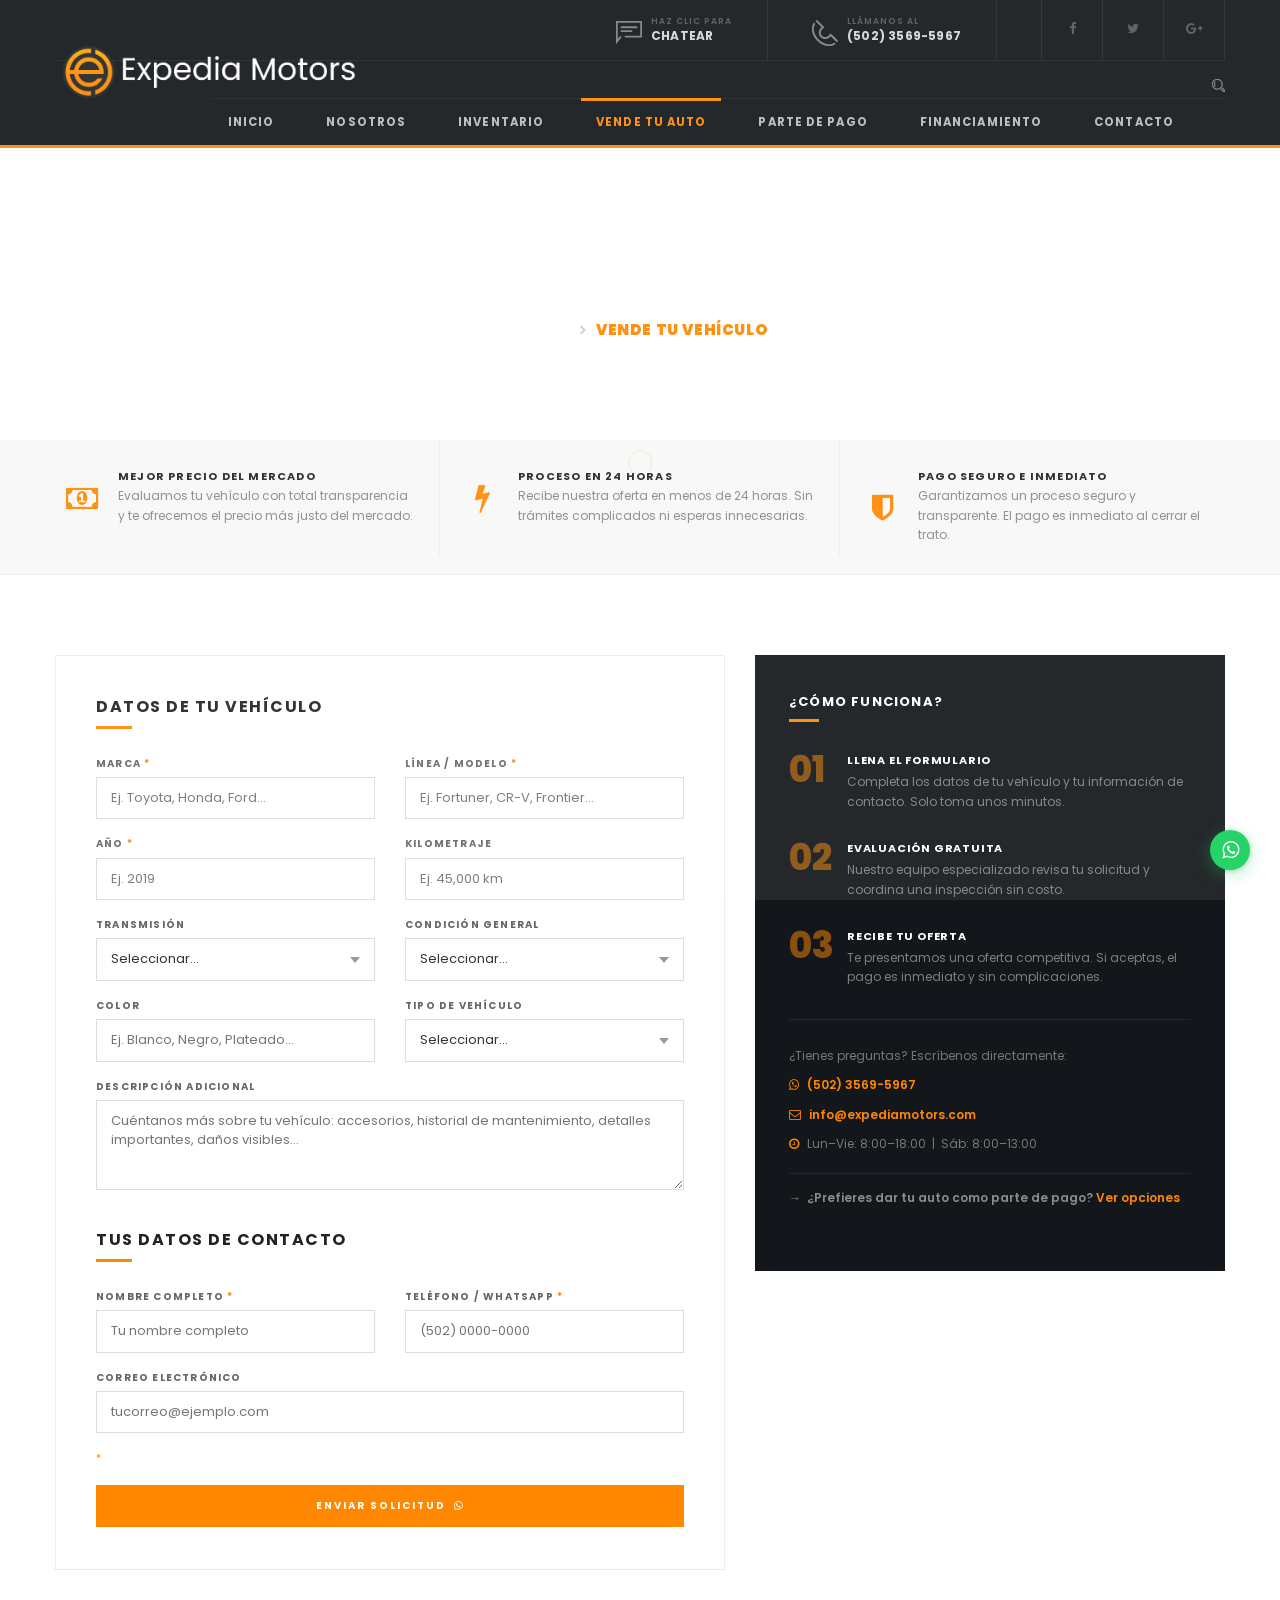
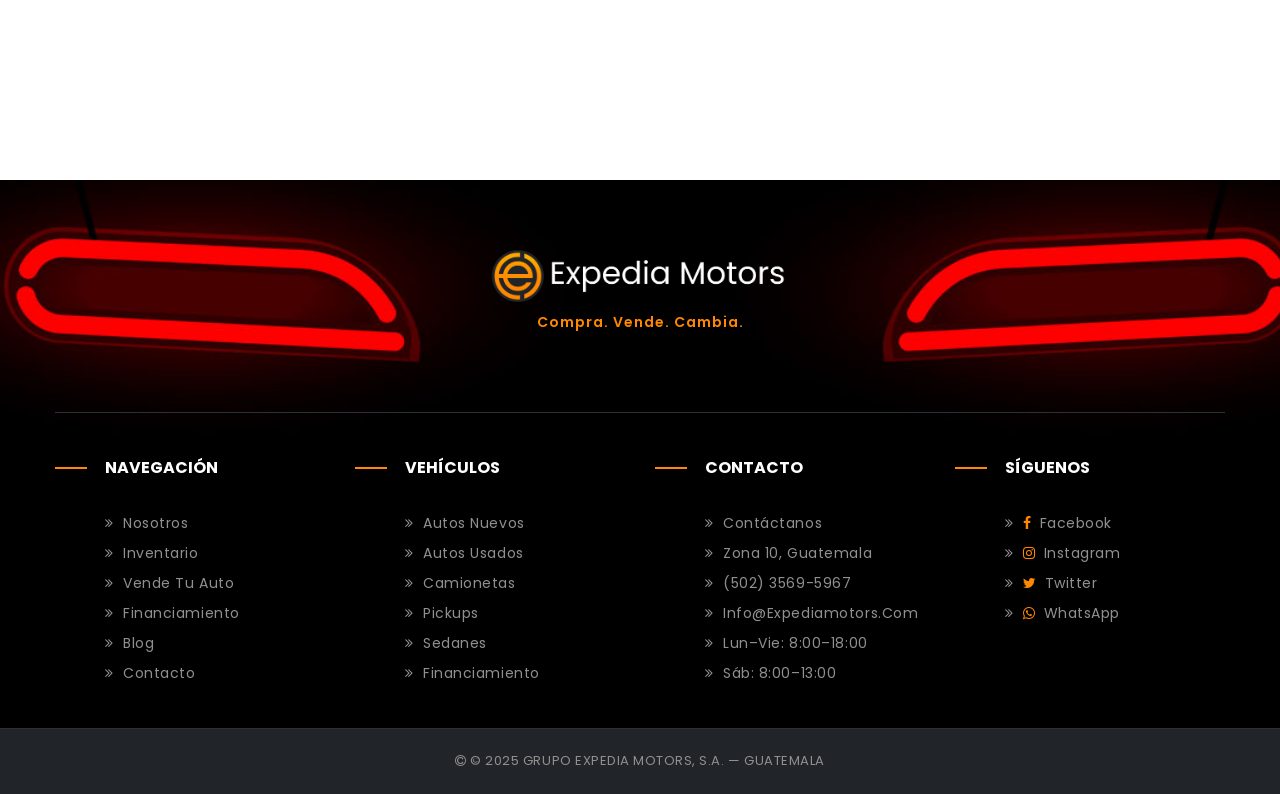
<file: vende.html>
﻿<!DOCTYPE html>
<!--[if lt IE 7 ]> <html class="ie6"> <![endif]-->
<!--[if IE 7 ]>    <html class="ie7"> <![endif]-->
<!--[if IE 8 ]>    <html class="ie8"> <![endif]-->
<!--[if IE 9 ]>    <html class="ie9"> <![endif]-->
<!--[if (gt IE 9)|!(IE)]><!--><html lang="en" class=""><!--<![endif]-->
<head>
	<meta charset="utf-8">
    <meta http-equiv="X-UA-Compatible" content="IE=edge">
    <meta name="viewport" content="width=device-width, initial-scale=1">
    <meta name="color-scheme" content="light">
    <meta name="description" content="">
    <meta name="author" content="">
	<title>Expedia Motors - Vende tu Vehículo</title>
	<link rel="icon" type="image/x-icon" href="images//favicon.ico" />
	<link rel="apple-touch-icon-precomposed" sizes="114x114" href="images//apple-touch-icon-114x114-precomposed.png">
	<link rel="apple-touch-icon-precomposed" sizes="72x72" href="images//apple-touch-icon-72x72-precomposed.png">
	<link rel="apple-touch-icon-precomposed" href="images//apple-touch-icon-57x57-precomposed.png">
	<link href="https://fonts.googleapis.com/css2?family=Poppins:ital,wght@0,300;0,400;0,500;0,700;1,400&display=swap" rel="stylesheet">
	<link rel="stylesheet" type="text/css" href="libraries/lib.css">
	<link rel="stylesheet" type="text/css" href="style.css">
	<link rel="stylesheet" type="text/css" href="css/plugins.css">
	<link rel="stylesheet" type="text/css" href="css/navigation-menu.css">
	<link rel="stylesheet" type="text/css" href="css/shortcode.css">
	<!--[if lt IE 9]>
		<script src="js/html5/respond.min.js"></script>
    <![endif]-->
</head>

<body data-offset="200" data-spy="scroll" data-target=".ow-navigation">
	<div class="main-container">
		<!-- Loader -->
		<div id="site-loader" class="load-complete">
			<div class="loader">
				<div class="loader-inner ball-clip-rotate">
					<div></div>
				</div>
			</div>
		</div>

		<!-- Header Section -->
		<header id="header" class="header-section container-fluid no-padding">
			<div class="container">
				<div class="top-header container-fluid no-padding">
					<div class="col-md-8 col-sm-12 col-xs-12 top-icons no-padding">
						<a href="#"><img src="images/chat-ic.png" alt="Chat" /><span>Haz clic para</span><b>Chatear</b></a>
						<a href="#"><img src="images/phone-ic.png" alt="Phone" /><span>Llámanos al</span><b>(502) 3569-5967</b></a>
						<ul>
							<li><a href="https://www.facebook.com/expediamotors/" title="Facebook" target="_blank" rel="noopener"><i class="fa fa-facebook"></i></a></li>
							<li><a href="#" title="Twitter"><i class="fa fa-twitter"></i></a></li>
							<li><a href="#" title="Google+"><i class="fa fa-google-plus"></i></a></li>
						</ul>
					</div>
				</div>
				<nav class="navbar navbar-default ow-navigation">
					<div class="navbar-header">
						<button aria-controls="navbar" aria-expanded="false" data-target="#navbar" data-toggle="collapse" class="navbar-toggle collapsed" type="button">
							<span class="sr-only">Alternar navegación</span>
							<span class="icon-bar"></span>
							<span class="icon-bar"></span>
							<span class="icon-bar"></span>
						</button>
						<a href="index.html" class="navbar-brand"><img src="images/logo-expedia.png" alt="Logo" /></a>
					</div>
					<div class="menu-icon">
						<div class="search">
							<a href="#" id="search" title="Buscar"><img src="images/search-ic.png" alt="Buscar" /></a>
						</div>
					</div>
					<div class="navbar-collapse collapse navbar-right" id="navbar">
						<ul class="nav navbar-nav">
							<li><a href="index.html" title="Inicio">Inicio</a></li>
							<li><a href="about.html" title="Nosotros">Nosotros</a></li>
							<li><a href="inventory.html" title="Inventario">Inventario</a></li>
							<li class="active"><a href="vende.html" title="Vende tu auto">Vende tu auto</a></li>
							<li><a href="parte-de-pago.html" title="Parte de pago">Parte de pago</a></li>
							<li class="nav-cta"><a href="financiamiento.html" title="Financiamiento">Financiamiento</a></li>
							<li><a href="contactus.html" title="Contacto">Contacto</a></li>
						</ul>
					</div>
				</nav>
				<div class="search-box">
					<span><i class="icon_close"></i></span>
					<div class="sb-ai-panel">
						<div class="sb-ai-inner">
							<div class="sb-ai-header">
								<div class="sb-ai-header-info">
									<div class="sb-ai-avatar-hdr"><img src="images/logo-expedia.png" alt="Expedia Motors" /></div>
									<div>
										<div class="sb-ai-header-titulo">Expedia Motors</div>
										<div class="sb-ai-header-sub"><span class="sb-ai-dot"></span> Asistente en l&#237;nea</div>
									</div>
								</div>
							</div>
							<div id="sb-mensajes" class="sb-mensajes"></div>
							<div class="sb-input-area">
								<input id="sb-input" type="text" placeholder="Ej: SUV Toyota autom&#225;tica nueva, pickup 4x4 usada..." onkeydown="if(event.key==='Enter') sbEnviar()" autocomplete="off" />
								<button type="button" onclick="sbEnviar()"><i class="fa fa-paper-plane"></i></button>
							</div>
						</div>
					</div>
				</div>
			</div>
		</header>

		<main>

			<!-- Page Banner -->
			<div class="container-fluid no-padding page-banner">
				<div class="padding-90"></div>
				<div class="container">
					<h3>Vende tu Vehículo</h3>
					<ol class="breadcrumb">
						<li><a href="index.html">Inicio</a></li>
						<li class="active">vende tu vehículo</li>
					</ol>
				</div>
				<div class="padding-100"></div>
			</div>

			<!-- Tira de beneficios -->
			<div class="vende-strip">
				<div class="container">
					<div class="row">
						<div class="col-md-4 col-sm-4 col-xs-12 vende-beneficio">
							<i class="fa fa-money"></i>
							<div>
								<h4>Mejor precio del mercado</h4>
								<p>Evaluamos tu vehículo con total transparencia y te ofrecemos el precio más justo del mercado.</p>
							</div>
						</div>
						<div class="col-md-4 col-sm-4 col-xs-12 vende-beneficio">
							<i class="fa fa-bolt"></i>
							<div>
								<h4>Proceso en 24 horas</h4>
								<p>Recibe nuestra oferta en menos de 24 horas. Sin trámites complicados ni esperas innecesarias.</p>
							</div>
						</div>
						<div class="col-md-4 col-sm-4 col-xs-12 vende-beneficio" style="border-right:none;">
							<i class="fa fa-shield"></i>
							<div>
								<h4>Pago seguro e inmediato</h4>
								<p>Garantizamos un proceso seguro y transparente. El pago es inmediato al cerrar el trato.</p>
							</div>
						</div>
					</div>
				</div>
			</div>

			<!-- Sección del formulario -->
			<div class="vende-form-section">
				<div class="container">
					<div class="row">

						<!-- Formulario -->
						<div class="col-md-7 col-sm-12 col-xs-12">
							<div id="vende-form-area">
								<div class="vende-form-box">
									<h3>Datos de tu vehículo</h3>
									<div class="form-divider"></div>
									<form onsubmit="vendeTuAuto(); return false;">
										<div class="row">
											<div class="col-md-6 col-xs-12">
												<div class="vende-form-group">
													<label>Marca <span style="color:#FF8800;">*</span></label>
													<input id="v-marca" type="text" placeholder="Ej. Toyota, Honda, Ford..." />
												</div>
											</div>
											<div class="col-md-6 col-xs-12">
												<div class="vende-form-group">
													<label>Línea / Modelo <span style="color:#FF8800;">*</span></label>
													<input id="v-linea" type="text" placeholder="Ej. Fortuner, CR-V, Frontier..." />
												</div>
											</div>
										</div>
										<div class="row">
											<div class="col-md-6 col-xs-12">
												<div class="vende-form-group">
													<label>Año <span style="color:#FF8800;">*</span></label>
													<input id="v-año" type="number" placeholder="Ej. 2019" min="1990" max="2026" />
												</div>
											</div>
											<div class="col-md-6 col-xs-12">
												<div class="vende-form-group">
													<label>Kilometraje</label>
													<input id="v-km" type="text" placeholder="Ej. 45,000 km" />
												</div>
											</div>
										</div>
										<div class="row">
											<div class="col-md-6 col-xs-12">
												<div class="vende-form-group">
													<label>Transmisión</label>
													<select id="v-transmision">
														<option value="">Seleccionar...</option>
														<option>Automático</option>
														<option>Manual</option>
														<option>Semi-automático</option>
													</select>
												</div>
											</div>
											<div class="col-md-6 col-xs-12">
												<div class="vende-form-group">
													<label>Condición general</label>
													<select id="v-condicion">
														<option value="">Seleccionar...</option>
														<option>Excelente</option>
														<option>Buena</option>
														<option>Regular</option>
														<option>Necesita reparación</option>
													</select>
												</div>
											</div>
										</div>
										<div class="row">
											<div class="col-md-6 col-xs-12">
												<div class="vende-form-group">
													<label>Color</label>
													<input id="v-color" type="text" placeholder="Ej. Blanco, Negro, Plateado..." />
												</div>
											</div>
											<div class="col-md-6 col-xs-12">
												<div class="vende-form-group">
													<label>Tipo de vehículo</label>
													<select id="v-tipo">
														<option value="">Seleccionar...</option>
														<option>SUV</option>
														<option>Sedán</option>
														<option>Pickup</option>
														<option>Camioneta</option>
														<option>Coupé</option>
														<option>Otro</option>
													</select>
												</div>
											</div>
										</div>
										<div class="vende-form-group">
											<label>Descripción adicional</label>
											<textarea id="v-descripcion" placeholder="Cuéntanos más sobre tu vehículo: accesorios, historial de mantenimiento, detalles importantes, daños visibles..."></textarea>
										</div>

										<h3 style="margin-top:36px;">Tus datos de contacto</h3>
										<div class="form-divider"></div>
										<div class="row">
											<div class="col-md-6 col-xs-12">
												<div class="vende-form-group">
													<label>Nombre completo <span style="color:#FF8800;">*</span></label>
													<input id="v-nombre" type="text" placeholder="Tu nombre completo" />
												</div>
											</div>
											<div class="col-md-6 col-xs-12">
												<div class="vende-form-group">
													<label>Teléfono / WhatsApp <span style="color:#FF8800;">*</span></label>
													<input id="v-telefono" type="tel" placeholder="(502) 0000-0000" />
												</div>
											</div>
										</div>
										<div class="vende-form-group">
											<label>Correo electrónico</label>
											<input id="v-email" type="email" placeholder="tucorreo@ejemplo.com" />
										</div>
										<p style="font-size:11px; color:rgba(255,255,255,0.35); margin-bottom:18px;"><span style="color:#FF8800;">*</span> Campos obligatorios</p>
										<button type="submit" class="vende-submit">Enviar solicitud &nbsp;<i class="fa fa-whatsapp"></i></button>
									</form>
								</div>
							</div>

							<!-- Mensaje de éxito -->
							<div id="vende-exito" style="display:none;" class="vende-form-box" style="text-align:center; padding:60px 40px;">
								<i class="fa fa-check-circle" style="font-size:52px; color:#FF8800; display:block; margin-bottom:20px;"></i>
								<h3 style="margin-bottom:12px;">¡Solicitud enviada!</h3>
								<p style="color:rgba(255,255,255,0.6); margin-bottom:28px;">Hemos recibido los datos de tu vehículo vía WhatsApp. Un asesor se pondrá en contacto contigo muy pronto.</p>
								<a href="index.html" class="vende-submit" style="display:inline-block; text-decoration:none;">Volver al inicio &nbsp;<i class="fa fa-home"></i></a>
							</div>
						</div>

						<!-- Info lateral -->
						<div class="col-md-5 col-sm-12 col-xs-12">
							<div class="vende-info-box">
								<h4>¿Cómo funciona?</h4>
								<div class="vende-info-divider"></div>
								<div class="vende-info-paso">
									<div class="vende-info-paso-num">01</div>
									<div>
										<h5>Llena el formulario</h5>
										<p>Completa los datos de tu vehículo y tu información de contacto. Solo toma unos minutos.</p>
									</div>
								</div>
								<div class="vende-info-paso">
									<div class="vende-info-paso-num">02</div>
									<div>
										<h5>Evaluación gratuita</h5>
										<p>Nuestro equipo especializado revisa tu solicitud y coordina una inspección sin costo.</p>
									</div>
								</div>
								<div class="vende-info-paso">
									<div class="vende-info-paso-num">03</div>
									<div>
										<h5>Recibe tu oferta</h5>
										<p>Te presentamos una oferta competitiva. Si aceptas, el pago es inmediato y sin complicaciones.</p>
									</div>
								</div>
								<div class="vende-info-contacto">
									<p>¿Tienes preguntas? Escríbenos directamente:</p>
									<p><i class="fa fa-whatsapp" style="color:#FF8800; margin-right:8px;"></i><a href="tel:50235695967">(502) 3569-5967</a></p>
									<p><i class="fa fa-envelope-o" style="color:#FF8800; margin-right:8px;"></i><a href="mailto:info@expediamotors.com">info@expediamotors.com</a></p>
									<p><i class="fa fa-clock-o" style="color:#FF8800; margin-right:8px;"></i>Lun&ndash;Vie: 8:00&ndash;18:00 &nbsp;|&nbsp; S&#225;b: 8:00&ndash;13:00</p>
									<p style="margin-top:20px;"><a href="parte-de-pago.html" style="color:rgba(255,255,255,0.5); font-size:12px; display:block; padding:14px 0; border-top:1px solid rgba(255,255,255,0.07);">&#8594;&nbsp; ¿Prefieres dar tu auto como parte de pago? <span style="color:#FF8800;">Ver opciones</span></a></p>
								</div>
							</div>
						</div>

					</div>
				</div>
			</div>

			<div class="padding-100"></div>

		</main>

		<!-- Footer Section -->
		<footer class="footer-main container-fluid no-padding" style="background-image: url('images/ftr-bg.jpg'); background-size: cover; background-position: top center; background-repeat: no-repeat;">
			<!-- Container -->
			<div class="container">
				<div class="logo-block col-md-12 col-sm-12 col-xs-12 no-padding">
					<a href="#" title="Logo"><img src="images/logo-expedia.png" alt="Logo" /></a>
					<p style="color:#FF8800; font-weight:600; letter-spacing:1px; margin-top:10px;">Compra. Vende. Cambia.</p>
				</div>
				<div class="row">
					<div class="col-md-3 col-sm-6 col-xs-6">
						<!-- Widget Link -->
						<aside class="widget widget_link">
							<h3 class="widget-title">NAVEGACI&#211;N</h3>
							<ul>
								<li><a href="about.html" title="Nosotros">Nosotros</a></li>
								<li><a href="inventory.html" title="Inventario">Inventario</a></li>
								<li><a href="vende.html" title="Vende tu auto">Vende tu auto</a></li>
								<li><a href="financiamiento.html" title="Financiamiento">Financiamiento</a></li>
								<li><a href="blog.html" title="Blog">Blog</a></li>
								<li><a href="contactus.html" title="Contacto">Contacto</a></li>
							</ul>
						</aside><!-- Widget Link /- -->
					</div>
					<div class="col-md-3 col-sm-6 col-xs-6">
						<!-- Widget Link -->
						<aside class="widget widget_link">
							<h3 class="widget-title">VEH&#205;CULOS</h3>
							<ul>
								<li><a href="inventory.html" title="Autos Nuevos">Autos Nuevos</a></li>
								<li><a href="inventory.html" title="Autos Usados">Autos Usados</a></li>
								<li><a href="inventory.html" title="Camionetas">Camionetas</a></li>
								<li><a href="inventory.html" title="Pickups">Pickups</a></li>
								<li><a href="inventory.html" title="Sedanes">Sedanes</a></li>
								<li><a href="financiamiento.html" title="Financiamiento">Financiamiento</a></li>
							</ul>
						</aside><!-- Widget Link /- -->
					</div>
					<div class="col-md-3 col-sm-6 col-xs-6">
						<!-- Widget Link -->
						<aside class="widget widget_link">
							<h3 class="widget-title">CONTACTO</h3>
							<ul>
								<li><a href="contactus.html" title="Cont&#225;ctanos">Cont&#225;ctanos</a></li>
								<li><a href="#" title="Ubicaci&#243;n">Zona 10, Guatemala</a></li>
								<li><a href="tel:50235695967" title="Tel&#233;fono">(502) 3569-5967</a></li>
								<li><a href="mailto:info@expediamotors.com" title="Email">info@expediamotors.com</a></li>
								<li><a href="#" title="Horario">Lun&ndash;Vie: 8:00&ndash;18:00</a></li>
								<li><a href="#" title="Horario">S&#225;b: 8:00&ndash;13:00</a></li>
							</ul>
						</aside><!-- Widget Link /- -->
					</div>
					<div class="col-md-3 col-sm-6 col-xs-6">
						<!-- Widget Link -->
						<aside class="widget widget_link">
							<h3 class="widget-title">S&#205;GUENOS</h3>
							<ul>
								<li><a href="https://www.facebook.com/expediamotors/" title="Facebook" target="_blank" rel="noopener"><i class="fa fa-facebook" style="margin-right:8px;color:#FF8800;"></i>Facebook</a></li>
								<li><a href="#" title="Instagram"><i class="fa fa-instagram" style="margin-right:8px;color:#FF8800;"></i>Instagram</a></li>
								<li><a href="#" title="Twitter"><i class="fa fa-twitter" style="margin-right:8px;color:#FF8800;"></i>Twitter</a></li>
								<li><a href="#" title="WhatsApp"><i class="fa fa-whatsapp" style="margin-right:8px;color:#FF8800;"></i>WhatsApp</a></li>
							</ul>
						</aside><!-- Widget Link /- -->
					</div>
				</div>
			</div><!-- Container /- -->

			<!-- Copyright -->
			<div class="container-fluid no-padding copyright">
				<p><i class="fa fa-copyright"></i> &copy; 2025 GRUPO EXPEDIA MOTORS, S.A. &mdash; GUATEMALA</p>
			</div><!-- Copyright /- -->
		</footer><!-- Footer Section /- -->

	</div>

	<script src="js/jquery-1.12.4.min.js"></script>
	<script src="libraries/lib.js"></script>
	<script src="js/functions.js"></script>

<script>
function vendeTuAuto() {
    var marca       = (document.getElementById('v-marca').value || '').trim();
    var linea       = (document.getElementById('v-linea').value || '').trim();
    var año         = (document.getElementById('v-año').value || '').trim();
    var km          = (document.getElementById('v-km').value || '').trim();
    var transmision = document.getElementById('v-transmision').value;
    var condicion   = document.getElementById('v-condicion').value;
    var color       = (document.getElementById('v-color').value || '').trim();
    var tipo        = document.getElementById('v-tipo').value;
    var descripcion = (document.getElementById('v-descripcion').value || '').trim();
    var nombre      = (document.getElementById('v-nombre').value || '').trim();
    var telefono    = (document.getElementById('v-telefono').value || '').trim();
    var email       = (document.getElementById('v-email').value || '').trim();

    var errores = [];
    if (!marca)    errores.push('Marca');
    if (!linea)    errores.push('Línea / Modelo');
    if (!año)      errores.push('Año');
    if (!nombre)   errores.push('Nombre completo');
    if (!telefono) errores.push('Teléfono / WhatsApp');

    if (errores.length > 0) {
        alert('Por favor completa los siguientes campos obligatorios:\n• ' + errores.join('\n• '));
        return;
    }

    var msg = '🚗 *Solicitud de venta de vehículo — Expedia Motors*\n\n';
    msg += '*Datos del vehículo:*\n';
    msg += '• Marca: ' + marca + '\n';
    msg += '• Línea: ' + linea + '\n';
    msg += '• Año: ' + año + '\n';
    if (km)          msg += '• Kilometraje: ' + km + '\n';
    if (transmision) msg += '• Transmisión: ' + transmision + '\n';
    if (condicion)   msg += '• Condición: ' + condicion + '\n';
    if (color)       msg += '• Color: ' + color + '\n';
    if (tipo)        msg += '• Tipo: ' + tipo + '\n';
    if (descripcion) msg += '• Descripción: ' + descripcion + '\n';
    msg += '\n*Datos de contacto:*\n';
    msg += '• Nombre: ' + nombre + '\n';
    msg += '• Teléfono: ' + telefono + '\n';
    if (email) msg += '• Email: ' + email + '\n';

    window.open('https://wa.me/50235695967?text=' + encodeURIComponent(msg), '_blank');

    document.getElementById('vende-form-area').style.display = 'none';
    document.getElementById('vende-exito').style.display = 'block';
    window.scrollTo(0, document.getElementById('vende-exito').offsetTop - 100);
}
</script>
<a id="wa-btn" href="https://wa.me/50235695967" target="_blank" title="Escríbenos por WhatsApp"><i class="fa fa-whatsapp"></i></a>
<script src="js/buscador-navbar.js"></script>
</body>
</html>
</file>
<file: style.css>
/*
	Theme Name: Expedia Motors
	Created :
	Updated :
	Version: 1.0

*/
/* ========================================================================== */
/* ========================================================================== */
							/* [Table of contents] */
/* ========================================================================== */
/* ========================================================================== */

/*
	+ Global
		- Padding/Margin

	+ Fonts Settings
		- Poppins : font-family: 'Poppins', sans-serif;

	+ Header

	+ Footer

	+ Page Banner

	+ Section Header

	+ Responsive
		- min-width: 1200
		- min-width: 992
		- min-width: 768
		- max-width: 1200
		- min-width: 992 to max-width: 1199
		- max-width: 991
		- min-width: 768 to max-width: 991
		- max-width: 767
		- max-width: 639
		- max-width: 479
*/

/* ## Global */

body {
	font-family: 'Poppins', sans-serif;
	font-size: 14px;
	color: #000;
}
img {
    max-width: 100%;
	height: auto;
}
a {
    outline: 0 !important;
}

/* - Padding/Margin */
.no-padding {
	padding: 0;
}
.no-left-padding{
	padding-left: 0;
}
.no-right-padding {
	padding-right: 0;
}
.no-top-padding {
	padding-top: 0;
}
.no-bottom-padding {
	padding-bottom: 0;
}
.no-margin {
	margin: 0;
}
.no-left-margin {
	margin-left: 0;
}
.no-right-margin {
	margin-right: 0;
}
.no-top-margin {
	padding-top: 0;
}
.no-bottom-margin {
	margin-bottom: 0;
}

/* - OW pull-left/pull-right */
.ow-pull-left  {
	float: left;
}
.ow-pull-right  {
	float: right;
}

/* -- Section Padding */
.section-padding {
	padding-top: 75px;
	padding-bottom: 75px;
}
.padding-10 {
	padding-top: 5px;
	padding-bottom: 5px;
}
.padding-20 {
	padding-top: 10px;
	padding-bottom: 10px;
}
.padding-30 {
	padding-top: 15px;
	padding-bottom: 15px;
}
.padding-40 {
	padding-top: 20px;
	padding-bottom: 20px;
}
.padding-50 {
	padding-top: 25px;
	padding-bottom: 25px;
}
.padding-60 {
	padding-top: 30px;
	padding-bottom: 30px;
}
.padding-70 {
	padding-top: 35px;
	padding-bottom: 35px;
}
.padding-80 {
	padding-top: 40px;
	padding-bottom: 40px;
}
.padding-90 {
	padding-top: 45px;
	padding-bottom: 45px;
}
.padding-100 {
	padding-top: 50px;
	padding-bottom: 50px;
}
.main-container {
	width: 1920px;
	max-width: 100%;
	margin: 0 auto;
	overflow-x: hidden;
}
/* + Header */
.header-section {
	background-color: #fff;
}
.header-section.navbar-fixed-top {
	border-bottom: 1px solid #ccc;
}
.header-section .container {
	position: relative;
}

/* - Top Header */
.top-header {
	text-align: right;
}
.top-header .top-icons {
	float: right;
}
.top-header .top-icons > a {
	font-size: 11px;
	color: #777777;
	text-transform: uppercase;
	font-weight: 600;
	position: relative;
	display: inline-block;
	padding: 15px 35px;
	margin-right: 40px;
	text-decoration: none;
	text-align: left;
	border-right: 1px solid #e6e6e6;
}
.top-header .top-icons > a img {
	position: absolute;
	left: 0;
	top: 20px;
}
.top-header .top-icons > a span {
	display: block;
}
.top-header .top-icons > a:last-of-type {
	border-right: none
}
.top-header .top-icons ul {
	padding-left: 0;
	float: right;
	margin-bottom: 0;
}
.top-header .top-icons ul li {
	float: left;
	list-style: none;
	border-left: 1px solid #e6e6e6;
}
.top-header .top-icons ul li:last-of-type {
	border-right: 1px solid #e6e6e6;
}
.top-header .top-icons ul li a {
	float: left;
	width: 60px;
	text-align: center;
	font-size: 15px;
	color: #777777;
	padding: 20px 0;
}
.top-header .top-icons ul li a:hover {
	color: #FF8800;
}

/* - Search */
.search-box {
	background-color: #f7f6f7;
	padding: 15px;
	position: absolute;
	right: 15px;
	top: 100%;
	width: 620px;
	opacity: 0;
	transform: scaleY(0);
	-webkit-transform: scaleY(0);
	-moz-transform: scaleY(0);
	-ms-transform: scaleY(0);
	transform-origin: 0 0 0;
	transition: all 0.4s ease-in-out 0s;
	z-index: 101;
}
.search-box.active {
	opacity: 1;
	transform: scaleY(1);
	-webkit-transform: scaleY(1);
	-moz-transform: scaleY(1);
	-ms-transform: scaleY(1);
	visibility: visible;
}
.search-box form {
	width: 100%;
	padding-left: 15px;
	padding-right: 15px;
	display: block;
}
.search-box form input {
	background-color: transparent;
	box-shadow: none;
	border: none;
	border-radius: 0;
	color: #212121;
	font-size: 16px;
	font-style: italic;
	height: auto;
}
.search-box form input:focus {
	box-shadow: none;
	-webkit-box-shadow: none;
	outline: none;
	border-color: #fff;
}
.search-box span {
	cursor: pointer;
	position: absolute;
	right: 0;
	top: 0;
}
.search-box span i {
	font-size: 15px;
	color: #212121;
	float: right;
	margin: 5px;
}

/* + Footer */
.footer-main {
	background-image: url("images/ftr-bg.jpg");
	background-repeat: no-repeat;
	background-size: cover;
	background-position: top;
	background-color: #212529;
}
.footer-main .logo-block {
	padding: 70px 0;
	text-align: center;
	border-bottom: 1px solid #2d3035;
	margin-bottom: 40px;
}
.footer-main .widget {
	margin-bottom: 50px;
}
.footer-main .widget-title {
	color: #fff;
	font-family: 'Poppins', sans-serif;
	font-size: 16px;
	font-weight: bold;
	text-transform: uppercase;
	position: relative;
	margin-top: 0;
	line-height: 30px;
	padding-left: 50px;
	padding-bottom: 0;
	border-bottom: none;
}
.footer-main .widget-title::before {
	background-color: #FF8800;
	content: "";
	height: 2px;
	left: 0;
	position: absolute;
	top: 50%;
	transform: translate(0%, -50%);
	-webkit-transform: translate(0%, -50%);
	-moz-transform: translate(0%, -50%);
	-ms-transform: translate(0%, -50%);
	width: 32px;
}
.footer-main .widget_link ul {
	padding-left: 50px;
}
.footer-main .widget_link ul li {
	display: inline-block;
	width: 100%;
	margin-bottom: 10px;
}
.footer-main .widget_link ul li a {
	color: #909090;
	position: relative;
	letter-spacing: 0.56px;
	text-transform: capitalize;
	padding-left: 18px;
	text-decoration: none;
}
.footer-main .widget_link ul li a::before {
	content: "\f101";
	font-family:'FontAwesome';
	position: absolute;
	left: 0;
	top: 0px;
}
.footer-main .widget_link ul li a:hover {
	color: #FF8800;
}
.footer-main .copyright {
	border-top: 1px solid #2d3035;
	padding: 23px 0;
	text-align: center;
	background-color: #212529;
	color: #909090;
	margin-top: 25px;
}
.footer-main .copyright p {
	margin-bottom: 0;
	letter-spacing: 0.52px;
	text-transform: uppercase;
	font-size: 13px;
}
/* + Page Banner */

/* + Section Header */
.section-header {
	display: inline-block;
	width: 100%;
	text-align: center;
	margin-bottom: 60px;
	position: relative;
}
.section-header h3 {
	background-image: url("images/section-header-sep.png");
	background-repeat: no-repeat;
	background-position: bottom center;
	font-family: 'Poppins', sans-serif;
	font-size: 28px;
	color: #212529;
	letter-spacing: 0.56px;
	padding-bottom: 40px;
	margin-bottom: 35px;
	margin-top: 0;
}
.section-header p {
	color: #777777;
	line-height: 26px;
	letter-spacing: 0.42px;
}
.section-header2 h3 {
	background-image: url("images/section-header-sep2.png");
	color: #fff;
}
.section-header2 p {
	color: #fff;
}

/* - Page Banner */
.page-banner {
	background-image: url("images/page-banner-bg.jpg");
	background-position: center center;
	background-size: cover;
	background-repeat: no-repeat;
	text-align: center;
}
.page-banner h3 {
	color: #fff;
	font-size: 50px;
	font-weight: 900;
	letter-spacing: 2px;
	margin-bottom: 26px;
	margin-top: 0;
	text-transform: uppercase;
}
.page-banner .breadcrumb {
	background-color: transparent;
	margin-bottom: 0;
	padding: 0;
}
.page-banner .breadcrumb li {
	font-size: 15px;
	color: #FF8800;
	text-transform: uppercase;
	font-weight: 900;
	letter-spacing: 0.6px;
}
.page-banner .breadcrumb li a {
	color: #fff;
	font-weight: bold;
	text-decoration: none;
}
.breadcrumb > li + li::before {
	content: "\f105";
	font-family: FontAwesome;
	padding: 0 10px;
}

/* Pagination */
.ow-pagination {
	display: inline-block;
	width: 100%;
	background-color: transparent;
	margin: 0;
	text-align: center;
}
.ow-pagination ul {
	margin: 0;
}
.ow-pagination ul li {
	display: inline-block;
	margin: 0 4px;
}
.ow-pagination ul li a {
	border: 1px solid #bbbbbb;
	color: #bbbbbb;
	font-family: 'Poppins', sans-serif;
	font-weight: bold;
	width: 40px;
	height: 40px;
	line-height: 38px;
	border-radius: 0;
	padding: 0;
	text-align: center;
	-webkit-transition: all 0.5s ease 0s;
	-moz-transition: all 0.5s ease 0s;
	-o-transition: all 0.5s ease 0s;
	transition: all 0.5s ease 0s;
}
.ow-pagination .pagination > li:first-child > a,
.ow-pagination .pagination > li:last-child > a {
	border-radius: 0;
}
.ow-pagination ul li a:hover {
	background-color: #FF8800;
	border-color: #FF8800;
	color: #fff;
}

/* ========================================================================== */
/* ========================================================================== */
							/* [ Responsive ] */
/* ========================================================================== */
/* ========================================================================== */

/* -- min-width: 1200 */
@media (min-width: 1200px) {
	.container {
		width: 1200px;
	}
}

/* -- min-width: 992 */
@media (min-width: 992px) {
	.section-header p {
		padding: 0 23%;
	}
}

/* -- min-width: 768 */
@media (min-width: 768px) {

}

/* -- max-width: 1200px */
@media (max-width: 1200px) {

}

/* -- min-width: 992 to max-width: 1199 */
@media only screen and (min-width: 992px) and (max-width: 1199px) {

}

/* -- max-width: 991 */
@media (max-width: 991px) {
	/* - Top Header */
	.top-icons {
		padding-left: 0;
		padding-right: 0;
		border-bottom: 1px solid #e6e6e6;
		margin-bottom: 20px;
	}
	.header-section.navbar-fixed-top .top-icons{
		display: none;
	}

	.section-header p {
		padding: 0 13%;
	}
}

/* -- min-width: 768 to max-width: 991 */
@media only screen and (min-width: 768px) and (max-width: 991px) {

}

/* -- max-width: 767 */
@media (max-width: 767px) {
	.section-padding,
	.padding-100 {
		padding-bottom: 35px;
		padding-top: 35px;
	}
	.search-box {
		max-width: 100%;
		left: 15px;
		width: auto;
	}
	.section-header p {
		padding: 0 20px;
	}

	/* - Page Banner */
	.page-banner h3 {
		font-size: 40px;
	}
}

/* --  max-width: 639 */
@media (max-width: 639px) {
	/* - Top Header */
	.top-header .top-icons > a {
		padding: 17px;
		margin-right: 0;
	}
	.top-header  .top-icons > a span,
	.top-header  .top-icons > a b {
		display: none;
	}
	.top-header  .top-icons > a img {
		position: relative;
		top: 0;
	}
}

/* --  max-width: 479 */
@media (max-width: 479px) {
	.top-header .top-icons ul li a {
		width: 53px;
	}

	/* + Footer */
	.footer-main .row .col-xs-6 {
		width: 100%;
	}
}
</file>
<file: css/plugins.css>
/*
	[Table of contents]

	## Site Loader
	
*/

/* ## Site Loader */
.load-position .logo {
	margin: 0 auto;
	width: 150px;
}
.load-complete .ball-clip-rotate > div {
	border-color: #FF8800 #FF8800 transparent;
	background-color: #FF8800;
	margin: 0 auto;
	display: block;
	top: 50%;
	position: absolute;
	left: 0;
	right: 0;
}
.load-complete {
    position: fixed;
    background: #fff;
    width: 100%;
    height: 100%;
    left: 0;
    right: 0;
    top: 0;
    bottom: 0;
    z-index: 1031;
}
.load-complete .logo {
	color: #4C4C4C;
	text-align: center;
	display: block;
	margin-bottom: 20px;
	font-family: 'Roboto', sans-serif;
	font-size: 50px;
}

.load-complete .load-position h6 {
    text-align: center;
    color: #000;
    font-size: 12px;
	font-weight: 400;
	font-style: italic;
}
.load-complete .load-position {
    position: absolute;
    top: 50%;
    left: 0;
    z-index: 999;
    right: 0;
    margin-top: -100px;
}
.load-complete .loading {
    position: absolute;
    width: 100%;
    height: 1px;
    margin: 20px auto;
    left: 0;
    right: 0;
}
.load-complete .loading-line {
    position: absolute;
    background: #eee;
    width: 100%;
    height: 2px;
}
.load-complete .loading-break {
    position: absolute;
    background: #059664;
    width: 15px;
    height: 2px;
}
.load-complete .loading-dot-1 {
    -webkit-animation: loading 2s infinite;
    -moz-animation: loading 2s infinite;
    -ms-animation: loading 2s infinite;
    -o-animation: loading 2s infinite;
    animation: loading 2s infinite;
}
.load-complete .loading-dot-2 {
    -webkit-animation: loading 2s 0.5s infinite;
    -moz-animation: loading 2s 0.5s infinite;
    -ms-animation: loading 2s 0.5s infinite;
    -o-animation: loading 2s 0.5s infinite;
    animation: loading 2s 0.5s infinite;
}
.load-complete .loading-dot-3 {
    -webkit-animation: loading 2s 1s infinite;
    -moz-animation: loading 2s 1s infinite;
    -ms-animation: loading 2s 1s infinite;
    -o-animation: loading 2s 1s infinite;
    animation: loading 2s 1s infinite;
}
@keyframes "loading" {
    from {
        left: 0;
    }
    to {
        left: 100%;
    }
}
@-moz-keyframes loading {
    from {
        left: 0;
    }
    to {
        left: 100%;
    }
}
@-webkit-keyframes "loading" {
    from {
        left: 0;
    }
    to {
        left: 100%;
    }
}
@-ms-keyframes "loading" {
    from {
        left: 0;
    }
    to {
        left: 100%;
    }
}
@-o-keyframes "loading" {
    from {
        left: 0;
    }
    to {
        left: 100%;
    }
}
</file>
<file: css/navigation-menu.css>
/*
	[Table of contents]

	+ Navigation Menu
	- Navigation Menu > 991 RES
	- Navigation Menu Switch < 991 RES
	- Mega Dropdown Menu
	
*/

/* + Navigation Menu */
.ow-navigation.navbar  {
	background-color: #13161a;
	border: none;
	border-radius: 0;
	min-height: 1px;
	margin-bottom: 0;
	position: relative;
}
.ow-navigation .navbar-brand {
	height: auto;
}
.ow-navigation .navbar-brand > img {
	display: inline-block;
	margin-right: 10px;
}
.header-section.navbar-fixed-top .ow-navigation .navbar-collapse {
	margin-right: 0;
}
.ow-navigation .navbar-brand {
	color: #fff;
	font-size: 24px;
	text-transform: lowercase;
	padding: 0;
}
.ow-navigation .navbar-brand:focus,
.ow-navigation .navbar-brand:hover {
	color: #fff;
}
.ow-navigation .menu-icon {
	float: right;
	padding: 13px 0;
	position: absolute;
	right: 0;
}
.ow-navigation.navbar-default .navbar-nav li  a {
	font-size: 11.5px;
	color: rgba(255,255,255,0.7);
	text-transform: uppercase;
	font-weight: bold;
	letter-spacing: 1.1px;
	-webkit-transition: all 0.3s ease 0s;
	-moz-transition: all 0.3s ease 0s;
	-o-transition: all 0.3s ease 0s;
	transition: all 0.3s ease 0s;
}
.ow-navigation.navbar-default .navbar-nav > li > a {
	padding: 13px 15px;
	font-weight: bold;
	position: relative;
}
.ow-navigation.navbar-default .navbar-nav > .active > a, 
.ow-navigation.navbar-default .navbar-nav > .active > a:focus, 
.ow-navigation.navbar-default .navbar-nav > .active > a:hover,
.ow-navigation .nav.navbar-nav > li:hover > a,
.ow-navigation .nav.navbar-nav > li:focus > a,
.ow-navigation .nav.navbar-nav > li > a:hover,
.ow-navigation .nav.navbar-nav > li > a:focus {
	font-weight: bold;
}
.ow-navigation.navbar-default .navbar-nav > .active > a, 
.ow-navigation.navbar-default .navbar-nav > .active > a:focus, 
.ow-navigation.navbar-default .navbar-nav > .active > a:hover,
.ow-navigation .nav.navbar-nav li:hover > a,
.ow-navigation .nav.navbar-nav li:focus > a,
.ow-navigation .nav.navbar-nav li a:hover,
.ow-navigation .nav.navbar-nav li a:focus {
	background-color: transparent;
	color: #FF8800;
}


/* - Navigation Menu > 991 RES. */
@media (min-width: 992px) {
	.ow-navigation .navbar-header {
		margin-top: -15px;
	}
	.ow-navigation .ddl-switch {
		display: none !important;
	}
	.ow-navigation.navbar-default .navbar-nav {
		border-top: 1px solid rgba(255,255,255,0.07);
		padding-right: 25px;
	}
	.ow-navigation.navbar-default .navbar-nav > li {
		margin-left: 11px;
		margin-right: 11px;
	}
	.ow-navigation.navbar-default .navbar-nav > li:first-child {
		margin-left: 0;
	}
	.ow-navigation.navbar-default .navbar-nav > li > a::before {
		background-color: #FF8800;
		content: "";
		height: 4px;
		width: 0;
		position: absolute;
		left: 0;
		top: -1px;
		opacity: 0;
		-webkit-transition: all 1s ease 0s;
		-moz-transition: all 1s ease 0s;
		-o-transition: all 1s ease 0s;
		transition: all 1s ease 0s;
	}
	.ow-navigation.navbar-default .navbar-nav > .active > a:focus::before, 
	.ow-navigation .nav.navbar-nav > li:focus > a::before,
	.ow-navigation .nav.navbar-nav > li > a:focus::before {
		opacity: 0;
	}
	.ow-navigation.navbar-default .navbar-nav > .active > a::before, 
	.ow-navigation.navbar-default .navbar-nav > .active > a:focus::before, 
	.ow-navigation.navbar-default .navbar-nav > .active > a:hover::before,
	.ow-navigation .nav.navbar-nav > li:hover > a::before,
	.ow-navigation .nav.navbar-nav > li:focus > a::before,
	.ow-navigation .nav.navbar-nav > li > a:hover::before,
	.ow-navigation .nav.navbar-nav > li > a:focus::before {
		width: 100%;
		opacity: 1;
	}
	
	/* Dropdown */
	.ow-navigation .navbar-collapse > ul > li > .dropdown-menu {
		top: 100%;
		left: 0;
	}
	.ow-navigation ul li > .dropdown-menu {
		background-color: #1a1e23;
		border: none;
		border-top: 2px solid #FF8800;
		left: 100%;
		border-radius: 0;
		margin-top: 0;
		transition: all 0.3s ease-in-out 0s;
		box-shadow: 0 8px 24px rgba(0,0,0,0.35);
		opacity: 0;
		visibility: hidden;
		top: 0;
		display: block;
		padding: 5px 0px;
		min-width: 160px;
		margin-top: 30px;
		text-align: center;
	}
	.navbar-fixed-top.header-section .ow-navigation ul li > .dropdown-menu { 
		box-shadow: none;
	}
	.ow-navigation .navbar-nav li > .dropdown-menu > li {
		padding: 0px 20px;
	}
	.ow-navigation .navbar-nav > li > .dropdown-menu > li > a {
		/* white-space: normal; */
		padding: 13px 0;
		border-bottom: 1px solid rgba(255,255,255,0.07);
		color: rgba(255,255,255,0.6) !important;
		font-size: 10.5px;
		letter-spacing: 1.2px;
	}
	.ow-navigation .navbar-nav li > .dropdown-menu > li:last-child a {
		border-bottom: none;
	}	
	.ow-navigation .nav.navbar-nav li.dropdown:hover > .dropdown-menu {
		margin-top: 0;
		opacity: 1;
		visibility: visible;
	}
	.ow-navigation ul > li > .dropdown-menu {
		left: 0; 
	}
	.ow-navigation .navbar-collapse > ul > li:last-child > .dropdown-menu,
	.ow-navigation .navbar-collapse > ul > li:nth-last-child(2) > .dropdown-menu {
		right: 0; 
	}
	.ow-navigation ul > li > .dropdown-menu,
	.ow-navigation ul > li .dropdown-menu ul,
	.ow-navigation ul > li .dropdown-menu ul ul ul,
	.ow-navigation ul > li .dropdown-menu ul ul ul ul ul,
	.ow-navigation ul > li .dropdown-menu ul ul ul ul ul ul ul,
	.ow-navigation ul > li .dropdown-menu ul ul ul ul ul ul ul ul ul,
	.ow-navigation .navbar-collapse > ul > li:last-child .dropdown-menu ul ul,
	.ow-navigation .navbar-collapse > ul > li:last-child .dropdown-menu ul ul ul ul,
	.ow-navigation .navbar-collapse > ul > li:last-child .dropdown-menu ul ul ul ul ul ul,
	.ow-navigation .navbar-collapse > ul > li:last-child .dropdown-menu ul ul ul ul ul ul ul ul,
	.ow-navigation .navbar-collapse > ul > li:last-child .dropdown-menu ul ul ul ul ul ul ul ul ul ul,
	.ow-navigation .navbar-collapse > ul > li:nth-last-child(2) .dropdown-menu ul ul,
	.ow-navigation .navbar-collapse > ul > li:nth-last-child(2) .dropdown-menu ul ul ul ul,
	.ow-navigation .navbar-collapse > ul > li:nth-last-child(2) .dropdown-menu ul ul ul ul ul ul,
	.ow-navigation .navbar-collapse > ul > li:nth-last-child(2) .dropdown-menu ul ul ul ul ul ul ul ul,
	.ow-navigation .navbar-collapse > ul > li:nth-last-child(2) .dropdown-menu ul ul ul ul ul ul ul ul ul ul	{
		right: auto;
	}
	.ow-navigation ul > li .dropdown-menu ul,
	.ow-navigation ul > li .dropdown-menu ul ul ul,
	.ow-navigation ul > li .dropdown-menu ul ul ul ul ul,
	.ow-navigation ul > li .dropdown-menu ul ul ul ul ul ul ul,
	.ow-navigation ul > li .dropdown-menu ul ul ul ul ul ul ul ul ul,
	.ow-navigation .navbar-collapse > ul > li:last-child .dropdown-menu ul ul,
	.ow-navigation .navbar-collapse > ul > li:last-child .dropdown-menu ul ul ul ul,
	.ow-navigation .navbar-collapse > ul > li:last-child .dropdown-menu ul ul ul ul ul ul,
	.ow-navigation .navbar-collapse > ul > li:last-child .dropdown-menu ul ul ul ul ul ul ul ul,
	.ow-navigation .navbar-collapse > ul > li:last-child .dropdown-menu ul ul ul ul ul ul ul ul ul ul,
	.ow-navigation .navbar-collapse > ul > li:nth-last-child(2) .dropdown-menu ul ul,
	.ow-navigation .navbar-collapse > ul > li:nth-last-child(2) .dropdown-menu ul ul ul ul,
	.ow-navigation .navbar-collapse > ul > li:nth-last-child(2) .dropdown-menu ul ul ul ul ul ul,
	.ow-navigation .navbar-collapse > ul > li:nth-last-child(2) .dropdown-menu ul ul ul ul ul ul ul ul,
	.ow-navigation .navbar-collapse > ul > li:nth-last-child(2) .dropdown-menu ul ul ul ul ul ul ul ul ul ul {
		left: 100%;
	}	
	.ow-navigation ul > li .dropdown-menu ul ul,
	.ow-navigation ul > li .dropdown-menu ul ul ul ul,
	.ow-navigation ul > li .dropdown-menu ul ul ul ul ul ul,
	.ow-navigation ul > li .dropdown-menu ul ul ul ul ul ul ul ul,
	.ow-navigation ul > li .dropdown-menu ul ul ul ul ul ul ul ul ul ul,
	.ow-navigation .navbar-collapse > ul > li:last-child .dropdown-menu ul,
	.ow-navigation .navbar-collapse > ul > li:last-child .dropdown-menu ul ul ul,
	.ow-navigation .navbar-collapse > ul > li:last-child .dropdown-menu ul ul ul ul ul,
	.ow-navigation .navbar-collapse > ul > li:last-child .dropdown-menu ul ul ul ul ul ul ul,
	.ow-navigation .navbar-collapse > ul > li:last-child .dropdown-menu ul ul ul ul ul ul ul ul ul,
	.ow-navigation .navbar-collapse > ul > li:nth-last-child(2) .dropdown-menu ul,
	.ow-navigation .navbar-collapse > ul > li:nth-last-child(2) .dropdown-menu ul ul ul,
	.ow-navigation .navbar-collapse > ul > li:nth-last-child(2) .dropdown-menu ul ul ul ul ul,
	.ow-navigation .navbar-collapse > ul > li:nth-last-child(2) .dropdown-menu ul ul ul ul ul ul ul,
	.ow-navigation .navbar-collapse > ul > li:nth-last-child(2) .dropdown-menu ul ul ul ul ul ul ul ul ul {
		right: 100%;
	}	
	.ow-navigation ul > li .dropdown-menu ul ul,
	.ow-navigation ul > li .dropdown-menu ul ul ul ul,
	.ow-navigation ul > li .dropdown-menu ul ul ul ul ul ul,
	.ow-navigation ul > li .dropdown-menu ul ul ul ul ul ul ul ul,
	.ow-navigation ul > li .dropdown-menu ul ul ul ul ul ul ul ul ul ul,
	.ow-navigation .navbar-collapse > ul > li:last-child > .dropdown-menu,
	.ow-navigation .navbar-collapse > ul > li:last-child .dropdown-menu ul,
	.ow-navigation .navbar-collapse > ul > li:last-child .dropdown-menu ul ul ul,
	.ow-navigation .navbar-collapse > ul > li:last-child .dropdown-menu ul ul ul ul ul,
	.ow-navigation .navbar-collapse > ul > li:last-child .dropdown-menu ul ul ul ul ul ul ul,
	.ow-navigation .navbar-collapse > ul > li:last-child .dropdown-menu ul ul ul ul ul ul ul ul ul,
	.ow-navigation .navbar-collapse > ul > li:nth-last-child(2) > .dropdown-menu,
	.ow-navigation .navbar-collapse > ul > li:nth-last-child(2) .dropdown-menu ul,
	.ow-navigation .navbar-collapse > ul > li:nth-last-child(2) .dropdown-menu ul ul ul,
	.ow-navigation .navbar-collapse > ul > li:nth-last-child(2) .dropdown-menu ul ul ul ul ul,
	.ow-navigation .navbar-collapse > ul > li:nth-last-child(2) .dropdown-menu ul ul ul ul ul ul ul,
	.ow-navigation .navbar-collapse > ul > li:nth-last-child(2) .dropdown-menu ul ul ul ul ul ul ul ul ul {
		left: auto;
	}
}

/* - max-width: 1600 */
@media (max-width: 1600px) {
	
}

/* -- min-width: 1201 to max-width: 1366 */
@media only screen and (min-width: 1201px) and (max-width: 1366px) {
	
}

/* -- min-width: 992 to max-width: 1200 */
@media only screen and (min-width: 992px) and (max-width: 1200px) {	
	.ow-navigation.navbar-default .navbar-nav > li {
		margin-left: 4px;
		margin-right: 4px;
	}
}

/* -- min-width: 768 to max-width: 991 */
@media only screen and (min-width: 768px) and (max-width: 991px) {
	
}

/* - Navigation Menu Switch < 991 RES */
@media (max-width: 991px) {
	.ow-navigation {
		padding-bottom: 15px;
	}
	.header-section.navbar-fixed-top .ow-navigation {
		padding-top: 15px;
	}
	.navbar-header { 
		float: none; 
	}
	.ow-navigation .navbar-collapse {
		margin-right: 0;
	}
	.navbar-toggle { 
		display: block; 
		border: 1px solid #fff; 
	}
	.navbar-toggle .icon-bar { 
		background-color: #fff; 
	}
	.navbar-nav.navbar-right:last-child { 
		margin: 0; 
	}
	.navbar-collapse.in { 
		overflow-y: auto !important; 
	}
	.navbar-collapse { 
		border-top: medium none;
		box-shadow: none;
		overflow: auto !important;
		padding-bottom: 10px;
		width: 100%;
		margin: 0;
	}
	.navbar-collapse.collapse { 
		display: none !important; 
	}
	.collapse.in{ 
		display:block !important; 
	}
	.navbar-nav { 
		width: 100%; 
		margin: 0; 
	}
	.navbar-nav > li { 
		min-height: 0; 
		float: none; 
	}
	
	/* since 3.1.0 */
	.ow-navigation .navbar-collapse.collapse.in {  
		display: block!important; 
		width: 100%; 
	}
	.ow-navigation .collapsing { 
		overflow: hidden!important; 
	}
	.ow-navigation .dropdown-menu {
		background-color: transparent;
		border: 0 none;
		margin-top: 0;
		padding-left: 10px;
		padding-top: 0;
		position: relative;
		width: 100%;
		box-shadow: none;
	}
	.ow-navigation .dropdown-menu li {
		display: inline-block;
		width: 100%;
	}	
	/* Switch */
	.ow-navigation .ddl-switch {
		background-color: #FF8800;
		cursor: pointer;
		font-size: 18px;
		padding: 1.5px 5px;
		position: absolute;
		right: 0;
		z-index: 100;
		top: 6px;
		color: #fff;
	}
	.ow-navigation .navbar-collapse {
		padding-left: 0;
		padding-right: 0;
	}
	.ow-navigation .nav {
		margin-top: 15px;
	}
	.ow-navigation .ddl-active > .ddl-switch:before {
		content: "\f106";
	}
	.ow-navigation .navbar-toggle {
		background-color: #FF8800;
		border-color: #FF8800;
		border-radius: 0;
		display: block;
		margin-bottom: 8px;
		margin-right: 0;
		margin-top: 8px;
	}
	.navbar-default .navbar-toggle:focus, 
	.navbar-default .navbar-toggle:hover,
	.navbar-fixed-top .ow-navigation .navbar-toggle .icon-bar,
	.ow-navigation .navbar-toggle .icon-bar,
	.navbar-fixed-top .ow-navigation .navbar-toggle:focus,
	.navbar-fixed-top .ow-navigation .navbar-toggle:hover,
	.ow-navigation .navbar-default .navbar-toggle:focus, 
	.ow-navigation .navbar-default .navbar-toggle:hover,
	.ow-navigation .navbar-toggle:hover {
		background-color: #ffffff;
	}
	.navbar-default .navbar-toggle:focus .icon-bar, 
	.navbar-default .navbar-toggle:hover .icon-bar,
	.navbar-fixed-top .ow-navigation .navbar-toggle:focus .icon-bar,
	.navbar-fixed-top .ow-navigation .navbar-toggle:hover .icon-bar,
	.ow-navigation .navbar-toggle:hover .icon-bar {
		background-color: #FF8800;
	}
	.ow-navigation.navbar-default .navbar-nav > li {
		position: relative;
		display: inline-block;
		width: 100%;
	}
	.ow-navigation.navbar-default .navbar-nav > li > a {
		padding: 10px 0;
	}
	.ow-navigation .dropdown ul li a {
		color: #fff;
	}
	.ow-navigation .menu-icon {
		padding: 0;
		right: 60px;
		top: 13px;
	}
	.header-section.navbar-fixed-top .ow-navigation .menu-icon {
		top: 28px;
	}
	.ow-navigation.navbar-default .navbar-nav li.dropdown .dropdown-menu li a {
		padding-left: 10px;
		padding-right: 10px;
	}
}

/* -- max-width: 767 */
@media (max-width: 767px) {
	.ow-navigation .navbar-brand {
		width: 150px;
	}
	.ow-navigation .navbar-toggle {
		margin-bottom: 0;
		margin-top: 0;
	}
	.ow-navigation .menu-icon {
		top: 3px;
	}
	.header-section.navbar-fixed-top .ow-navigation .menu-icon {
		top: 20px;
	}
}

/* -- max-width: 639 */
@media (max-width: 639px) {

}

/* -- max-width: 479 */
@media (max-width: 479px) {

}


/* -- Mobile: dark collapsed menu */
@media (max-width: 991px) {
	.ow-navigation .navbar-collapse {
		background-color: #13161a;
		border-top: 1px solid rgba(255,255,255,0.06);
	}
	.ow-navigation.navbar-default .navbar-nav > li > a {
		color: rgba(255,255,255,0.72);
		border-bottom: 1px solid rgba(255,255,255,0.05);
	}
	.ow-navigation .navbar-nav li.nav-cta > a {
		color: #FF8800 !important;
	}
}
</file>
<file: css/shortcode.css>
﻿/*
	Theme Name: Carmax
	Created : 
	Updated : 
	Version: 1.0

*/

/* ========================================================================== */
/* ========================================================================== */
							/* [Table of contents] */
/* ========================================================================== */
/* ========================================================================== */

/*
	+ Shortcodes
		- Welcome section
		- Welcome section 2
		- Whychoose Section
		- Whychoose Section 2
		- Team Section
		- Portfolio Section
		- Call To Action Section
		- Inventory Section
		- Vehical Type Section
		- Partner Section
		- Counter Section
		- Testimonial Section
		
	+ Responsive		
		- min-width: 1200
		- min-width: 992
		- min-width: 768
		- max-width: 1200
		- min-width: 992 to max-width: 1199		
		- max-width: 991
		- min-width: 768 to max-width: 991
		- max-width: 767
		- max-width: 639
		- max-width: 479
*/


/* + Shortcodes */
/* - Slider Section */
.slider-section .text-1 h3 {
	margin: 0;
}
.slider-section2 .text-1 {
	color:#fff; 
	font-weight:400 !important;
	letter-spacing: 0.6px !important; 
	font-family: 'Poppins', sans-serif !important; 
	text-transform: uppercase !important;
}
.slider-section2 .text-2 {
	font-weight: 900 !important;
	letter-spacing: 0.6px !important; 
	text-transform: uppercase !important;
}
.slider-section .slide-btn > a,
.slider-section .slide-btn2 > a {
	border: 2px solid #fff !important;
	padding: 12px 37px;
	letter-spacing: 1.3px;
	color: #fff;
	border-radius: 3px;
	text-decoration: none;
	margin-right: 20px;
	letter-spacing: 2.1px; 
	text-transform: uppercase;
	font-size: 13px !important;
	line-height: 33px !important;
	padding: 12px 37px !important;
}
.slider-section .slide-btn > a:hover,
.slider-section .slide-btn > a:last-of-type {
	background-color: #FF8800;
	border-color: #FF8800 !important;
}
.slider-section .slide-btn > a:last-of-type:hover {
	background-color: transparent;
	border-color: #fff !important;
}
.slider-section .slide-btn2 > a {
	border: 2px solid #212529 !important;
	background-color: #212529 !important;
}
.slider-section .slide-btn2 > a:hover {
	border: 2px solid #fff !important;
	background-color: transparent !important;
}

.slider-section:not(.slider-section2) .uranus.tparrows {
	background-image: url("../images/slider1-arrow.jpg");
	background-repeat: no-repeat;
	width: 51px;
	height: 51px;	
}
.slider-section:not(.slider-section2) .uranus.tparrows::before,
.slider-section:not(.slider-section2) .uranus.tparrows.tp-leftarrow::before,
.slider-section:not(.slider-section2) .uranus.tparrows.tp-rightarrow::before {
	display: none;
	font-size: 0;
}
.slider-section:not(.slider-section2) .uranus.tparrows.tp-leftarrow {
	background-position: left top;
}
.slider-section:not(.slider-section2) .uranus.tparrows.tp-rightarrow {
	background-position: right top;
}

.slider-section:not(.slider-section2) .uranus.tparrows.tp-leftarrow:hover {
	background-position: left bottom;
}
.slider-section:not(.slider-section2) .uranus.tparrows.tp-rightarrow:hover {
	background-position: right bottom;
}

.zeus .tp-bullet.selected::after {
	background-image: url("../images/dots.png");
	background-repeat: no-repeat;
	background-color: transparent; 
	content: "";
	height: 17px;
	width: 17px;
	position: absolute;
	left: 0;
	right: 0;
	top: 0;
	bottom: 0;
}
.zeus .tp-bullet  {
	background-color: #fff;
	height: 13px;
	width: 13px;
}
.zeus .tp-bullet.selected {
	background-color: transparent;
	height: 17px;
	width: 17px;
}

.slider-section2 .uranus.tparrows {
	background-color: rgba(255,255,255,0.9);
	width: 63px;
	height: 63px;
	border-radius: 100%;
}
.slider-section2 .uranus.tparrows::before {
	font-size: 20px;
	width: 63px;
	height: 63px;
	line-height: 63px;
	color: #222;
}
.slider-section2 .uranus.tparrows:hover {
	background-color: rgba(248,92,55,0.8);
}
.slider-section2 .uranus.tparrows:hover::before {
	color: #fff;
}

/* - Welcome section */
.welcome-section form {
	background: linear-gradient(145deg, #1a1e21 0%, #212529 100%);
	display: inline-block;
	width: 100%;
	margin-top: -100px;
	position: relative;
	box-shadow: 0 16px 60px rgba(0, 0, 0, 0.40);
	padding: 40px 60px;
	border-left: 4px solid #FF8800;
}
.welcome-section .select-vechical-type {
	float: left;
	width: 100%;
	margin-bottom: 30px;
	padding-bottom: 24px;
	border-bottom: 1px solid rgba(255,255,255,0.07);
}
.welcome-section .select-vechical-type:last-of-type {
	margin-bottom: 0;
	padding-bottom: 0;
	border-bottom: none;
}
.welcome-section .select-vechical-type > h3 {
	color: #FF8800;
	font-family: 'Poppins', sans-serif;
	font-size: 10px;
	letter-spacing: 2.5px;
	text-transform: uppercase;
	float: left;
	margin-right: 60px;
	margin-top: 6px;
	font-weight: 700;
}
.welcome-section .select-vechical-type > a {
	color: rgba(255,255,255,0.45);
	font-size: 10px;
	font-weight: 600;
	float: left;
	text-align: center;
	letter-spacing: 1px;
	text-transform: uppercase;
	margin-right: 100px;
	text-decoration: none;
	-webkit-transition: color 0.3s ease;
	transition: color 0.3s ease;
}
.welcome-section .select-vechical-type > a:hover {
	color: #FF8800;
}
.welcome-section .select-vechical-type > a:last-of-type {
	margin-right: 0;
}
.welcome-section .select-vechical-type > a > img {
	display: block;
	margin: 0 auto 12px;
	opacity: 0.4;
	-webkit-transition: opacity 0.3s ease;
	transition: opacity 0.3s ease;
	filter: brightness(0) invert(1);
}
.welcome-section .select-vechical-type > a:hover > img {
	opacity: 1;
	filter: brightness(0) saturate(100%) invert(53%) sepia(93%) saturate(1000%) hue-rotate(1deg) brightness(102%) contrast(105%);
}
.welcome-section .seclect-option,
.welcome-section .price-filter {
	float: left;
}
.welcome-section .seclect-option {
	width: 320px;
	margin-right: 60px;
}
.welcome-section .seclect-option .select {
	position: relative;
	width: 50%;
	float: left;
	border: 1px solid rgba(255,255,255,0.12);
	background: rgba(255,255,255,0.04);
}
.welcome-section .seclect-option .select + .select {
	border-left: none;
}
.welcome-section .seclect-option select {
	border: none;
	border-radius: 0;
	cursor: pointer;
	display: inline-block;
	padding: 12px 91px 12px 15px;
	text-transform: uppercase;
	color: rgba(255,255,255,0.7);
	background: transparent;
	outline: none;
	font-size: 11px;
	letter-spacing: 0.5px;
   -webkit-appearance: none;
    -moz-appearance: none;
    appearance: none;
	box-shadow: none;
	width: 100%;
}
.welcome-section .seclect-option .select:after {
    content:"\f107";
    font-family: FontAwesome;
    padding: 12px 0;
    position: absolute;
	right: 16px;
	top: 50%;
	transform: translate(0%, -50%);
	-webkit-transform: translate(0%, -50%);
	-moz-transform: translate(0%, -50%);
	-ms-transform: translate(0%, -50%);
    z-index: 1;
    text-align: center;
    height: 100%;
	font-size: 12px;
	color: rgba(255,255,255,0.35);
    box-sizing: border-box;
}
.welcome-section .seclect-option select option {
	border: none;
	box-shadow: none;
	color: #212529;
	background: #fff;
}
.welcome-section .price-filter {
	width: 355px;
}
.welcome-section .price-filter {
	text-align: center;
	margin-top: -20px;
}
.welcome-section .price-filter .ui-slider .ui-slider-handle {
	background-color: #FF8800;
	border-radius: 100%;
    height: 16px;
    width: 16px;
	border: 0 none;
	outline: none;
	box-shadow: 0 0 0 4px rgba(255,136,0,0.2);
	cursor: pointer;
}
.welcome-section .price-filter .ui-widget-header {
	background-color: #FF8800;
}
.welcome-section .price-filter .ui-widget-content {
	background-color: rgba(255,255,255,0.10);
	border: none;
}
.welcome-section .price-filter .ui-slider-horizontal {
	height: 4px;
	margin-bottom: 15px;
	margin-top: 30px;
}
.welcome-section .price-filter .price-input {
	float: left;
	width: 100%;
}
.welcome-section .price-filter .price-input span {
	font-family: 'Poppins', sans-serif;
	font-size: 12px;
	color: rgba(255,255,255,0.65);
	font-weight: 600;
	letter-spacing: 0.52px;
}
.welcome-section .price-filter .price-input span:first-of-type {
	float: left;
}
.welcome-section .price-filter .price-input span:last-of-type{
	float: right;
}
.welcome-section .price-filter > a.filter {
	position: relative;
	top: 15px;
	color: #FF8800;
	text-transform: uppercase;
	font-family: 'Poppins', sans-serif;
	font-size: 10px;
	letter-spacing: 2px;
	font-weight: 700;
}
/* Encabezado del buscador */
.search-form-header {
	margin-bottom: 28px;
}
.search-form-header h3 {
	color: #fff;
	font-family: 'Poppins', sans-serif;
	font-size: 18px;
	font-weight: 700;
	letter-spacing: -0.3px;
	margin: 0;
}
.search-form-header h3 span {
	color: #FF8800;
}

/* Cuadrícula de selects */
.search-grid-v2 {
	display: flex;
	flex-wrap: wrap;
	gap: 2px;
	margin-bottom: 2px;
}
.sg-item {
	flex: 1 1 calc(33.333% - 2px);
	min-width: 0;
	display: flex;
	flex-direction: column;
	background: rgba(255,255,255,0.04);
	padding: 14px 18px 13px;
	border-bottom: 2px solid transparent;
	transition: background 0.2s, border-color 0.2s;
	position: relative;
}
.sg-item:focus-within {
	background: rgba(255,136,0,0.07);
	border-bottom-color: #FF8800;
}
.sg-item label {
	font-family: 'Poppins', sans-serif;
	font-size: 9px;
	font-weight: 700;
	letter-spacing: 1.8px;
	text-transform: uppercase;
	color: rgba(255,255,255,0.38);
	margin-bottom: 6px;
	display: block;
	pointer-events: none;
}
.sg-select {
	position: relative;
	display: flex;
	align-items: center;
}
.sg-select select {
	width: 100%;
	border: none;
	background: transparent;
	color: rgba(255,255,255,0.88);
	font-family: 'Poppins', sans-serif;
	font-size: 13px;
	font-weight: 500;
	padding: 0 28px 0 0;
	-webkit-appearance: none;
	appearance: none;
	outline: none;
	cursor: pointer;
}
.sg-select select option { background: #1e1e1e; color: #fff; }
.sg-select i {
	position: absolute;
	right: 0;
	color: rgba(255,136,0,0.55);
	font-size: 11px;
	pointer-events: none;
}

/* Acciones: botón + enlace */
.search-actions {
	display: flex;
	align-items: center;
	gap: 24px;
	margin-top: 22px;
}
.welcome-section form button {
	background: #FF8800;
	color: #fff;
	border: none;
	padding: 14px 36px;
	font-family: 'Poppins', sans-serif;
	font-size: 11px;
	font-weight: 700;
	letter-spacing: 2px;
	text-transform: uppercase;
	cursor: pointer;
	transition: background 0.2s, transform 0.15s;
	flex-shrink: 0;
	border-radius: 2px;
}
.welcome-section form button:hover {
	background: #e07500;
	transform: translateY(-1px);
}
.search-ver-todo {
	color: rgba(255,255,255,0.45);
	font-family: 'Poppins', sans-serif;
	font-size: 12px;
	font-weight: 500;
	text-decoration: none;
	transition: color 0.2s;
}
.search-ver-todo:hover { color: #FF8800; text-decoration: none; }
.welcome-section > .col-md-6 {
	text-align: center;
}
.welcome-section .col-md-6 h2 {
	color: #ececec;
	font-size: 180px;
	font-weight: 900;
	text-transform: uppercase;
	margin-bottom: 0;
	margin-top: 0;
}
.welcome-section .img-block > img {
	margin-top: -50px;
}
.welcome-section .section-header a {
	background-color: #212529;
	border-radius: 5px;
	color: #fff;
	font-size: 13px;
	font-weight: bold;
	letter-spacing: 1.3px;
	padding: 16px 32px;
	display: inline-block;
	text-decoration: none;
	text-transform: uppercase;
	margin-top: 23px;
}
.welcome-section .section-header a,
.col-md-6.welcom-box a {
	-webkit-transition: all 0.5s ease 0s;
	-moz-transition: all 0.5s ease 0s;
	-o-transition: all 0.5s ease 0s;
	transition: all 0.5s ease 0s;
}
.welcome-section .section-header a:hover {
	background-color: #FF8800;
}

.welcome-content-box {
	display: inline-block;
	width: 100%;
}
.welcome-content-box .welcom-box {
	padding-right: 60px;
	padding-left: 60px;
	border-left: 1px solid #d3d3d3;
}
.welcome-content-box .welcom-box:first-child {
	padding-left: 15px;
	border-left: none;
}
.welcome-content-box .welcom-box:last-child {
	padding-right: 15px;
}
.welcome-content-box .welcom-box h3 {
	color: #777777;
	font-size: 16px;
	margin-top: 0;
	margin-bottom: 20px;
}
.welcome-content-box .welcom-box i {
	color: #FF8800;
	margin-right: 5px;
}
.welcome-content-box .welcom-box h4 {
	font-size: 14px;
	font-style: italic;
	color: #777777;
}
.welcome-content-box .welcom-box h4 span b {
	color: #222222;
	font-size: 40px;
	font-weight: 400;
	display: block;
	font-style: normal;
	margin-bottom: 10px;
}
.welcome-content-box .welcom-box h4 a {
	float: right;
	font-style: normal;
	font-size: 13px;
	font-weight: 600;
	text-transform: capitalize;
	color: #222;
	letter-spacing: 0.65px;
}

.col-md-6.welcom-box {
	border: none;
	padding-left: 15px;
	padding-right: 15px;
}
.col-md-6.welcom-box h3 {
	font-family: 'Poppins', sans-serif;
	font-size: 28px;
	padding-bottom: 38px;
	margin-bottom: 40px;
	margin-top: 0;
	color: #222222;
	position: relative;
}
.col-md-6.welcom-box h3::before {
	background-color: #dbdbdb;
	content: "";
	position: absolute;
	left: 0;
	width: 55px;
	height: 2px;
	bottom: 0;
	display: inline-block;
}
.col-md-6.welcom-box p {
	color: #777777;
	line-height: 26px;
	letter-spacing: 0.42px;
	margin-bottom: 20px;
}
.col-md-6.welcom-box a {
	background-color: #212529;
	display: inline-block;
	border: 2px solid #212529;
    border-radius: 3px;
    color: #fff;
    display: inline-block;
    font-size: 13px;
    font-weight: bold;
    letter-spacing: 1.3px;
    margin-top: 16px;
    padding: 11px 32px;
    text-decoration: none;
    text-transform: uppercase;
}
.col-md-6.welcom-box a:hover {
	background-color: transparent;
	border: 2px solid #8e8e8e;
	color: #222;
}
.col-md-6.welcom-box form {
	border: 1px solid #dbdbdb;
	padding: 40px;
}
.col-md-6.welcom-box form .form-group {
	margin-bottom: 20px;
}
.col-md-6.welcom-box form .form-group:last-child {
	margin-bottom: 0;
}
.col-md-6.welcom-box form  select {
	width: 100%;
	color: #a0a0a0;
	height: 40px;
	padding-left: 20px;
	padding-right: 20px;
	border: 1px solid #dbdbdb;
	outline: none;
	box-shadow: none;
}
.col-md-6.welcom-box form  .s-half {
	text-transform: uppercase;
	color: #777777;
}
.col-md-6.welcom-box form  .s-half select {
	width: 45%;
	color: #a0a0a0;
	box-sizing: border-box;
}
.col-md-6.welcom-box form  .s-half > span {
	margin-right: 10px;
	margin-left: 10px;
}
.col-md-6.welcom-box form  .s-half select:last-child {
	float: right;
}
.col-md-6.welcom-box form label {
	text-transform: uppercase;
	color: #777777;
	margin-bottom: 20px;
}
.col-md-6.welcom-box form button {
	background-color: #212529;
	height: 45px;
	width: 100%;
	border: none;
	color: #fff;
}
.col-md-6.welcom-box form button i {
	color: #fff;
}

/* - Welcome Section 2 */
.welcome-section-2 .img-block {
	width: 100%;
	display: inline-block;
	text-align: right;
	position: relative;
}
.welcome-section-2 .img-block h3 {
	color: #efefef;
	font-size: 130px;
	letter-spacing: 26px;
	font-weight: 900;
	text-transform: uppercase;
	position: absolute;
	left: 0;
	text-align: left;
	bottom: 100px;
	margin: 0;
}
.welcome-section-2 .img-block h3 span {  
	display: block;
	font-size: 220px;
	letter-spacing: 11px;
}

/* - Whychoose Section  */
.why-chooseus-section .choose-box {
	position: relative;
	display: inline-block;
	width: 100%;
	padding-left: 100px;
	margin-bottom: 35px;
}
.why-chooseus-section .choose-box i {
	width: 80px;
	height: 80px;
	display: inline-block;
	text-align: center;
	border: 2px solid #212529;
	line-height: 76px;
	color: #FF8800;
	font-size: 26px;
	border-radius: 100%;
	position: absolute;
	left: 0;
	top: 7px;
	-webkit-transition: all 0.5s ease 0s;
	-moz-transition: all 0.5s ease 0s;
	-o-transition: all 0.5s ease 0s;
	transition: all 0.5s ease 0s;
	transform: rotate(0deg);
	-webkit-transform: rotate(0deg);
	-moz-transform: rotate(0deg);
	-ms-transform: rotate(0deg);
}
.why-chooseus-section .choose-box h3 {
	color: #222;
	font-family: 'Poppins', sans-serif;
	font-size: 16px;
	letter-spacing: 0.32px;
	line-height: 26px;
	margin-top: 0;
	margin-bottom: 14px;
	text-transform: uppercase;
}
.why-chooseus-section .choose-box p {
	color: #777;
	line-height: 26px;
	letter-spacing: 0.42px;
}
.why-chooseus-section .choose-box:hover i {
	background-color: #212529;
	color: #fff;
	transform: rotate(720deg);
	-webkit-transform: rotate(720deg);
	-moz-transform: rotate(720deg);
	-ms-transform: rotate(720deg);
}
/* - Whychoose Section 2 */
.why-chooseus-section2 .container {
	position: relative;
	width: 1366px;
	max-width: 100%;
}
.why-chooseus-section2 {
	position: relative;
	background-image: url("../images/whyus-bg-2.jpg");
	background-repeat: no-repeat;
	background-position: center center;
	background-size: cover;
}
.why-chooseus-section2::before {
	background-color: rgba(0,0,0,0.85);
	content: "";
	position: absolute;
	left: 0;
	right: 0;
	top: 0;
	bottom: 0;
	display: inline-block;
}
.why-chooseus-section2.why-chooseus-section .choose-box h3  {
	color: #fff;
}
.why-chooseus-section2.why-chooseus-section .choose-box p {
	color: #d3d3d3;
	padding-right: 30px;
}
.why-chooseus-section2.why-chooseus-section .choose-box i {
	border-color: #fff;
}
.why-chooseus-section2.why-chooseus-section .choose-box:hover i {
	border-color: #212529;
}
/* .why-chooseus-section2 .img-block {
	position: absolute;
	right: 0;
	bottom: 0;
} */

/* - Team Section */
.team-box {
	text-align: center;
	display: inline-block;
	width: 100%;
	position: relative;
	margin-bottom: 30px;
}
.team-box .team-content,
.team-box .team-content ul li a {
	-webkit-transition: all 1s ease 0s;
	-moz-transition: all 1s ease 0s;
	-o-transition: all 1s ease 0s;
	transition: all 1s ease 0s;
}
.team-box .team-content {
	background-color: rgba(24,66,140,0.8);
	border-bottom: 2px solid rgba(248,92,55,0.8);
	padding: 70px 20px 44px;
	position: absolute;
	left: 40px;
	right: 40px;
	top: 0%;
	transform: translate(0%, -50%);
	-webkit-transform: translate(0%, -50%);
	-moz-transform: translate(0%, -50%);
	-ms-transform: translate(0%, -50%);	
	opacity: 0;
	visibility: hidden;
}
.team-box:hover .team-content { 
	top: 50%;
	opacity: 1;
	visibility: visible;
}
.team-box .team-content h3 {
	color: #fff;
	font-family: 'Poppins', sans-serif;
	font-size: 15px;
	font-weight: bold;
	text-transform: uppercase;
	margin-bottom: 18px;
	margin-top: 0;
}
.team-box .team-content h3 span {
	display: block;
	font-size: 15px;
	margin-top: 15px;
}
.team-box .team-content ul {
	padding-left: 0;
	margin-bottom: 0;
}
.team-box .team-content ul li {
	display: inline-block;
	margin-left: 3px;
	margin-right: 3px;
}
.team-box .team-content ul li a {
	font-size: 12px;
	width: 34px;
	height: 34px;
	border: 2px solid #fff;
	display: inline-block;
	line-height: 30px;
	text-align: center;
	color: #fff;
	text-align: center;
	border-radius: 100%;
	text-decoration: none;
}
.team-box .team-content ul li a:hover {
	background-color: #FF8800;
	border-color: #FF8800
}

/* - Portfolio Section */
.portfolio-box {
	position: relative;
}
.portfolio-box::before,
.portfolio-box::after,
.portfolio-box .portfolio-content {
	-webkit-transition: all 1s ease 0s;
	-moz-transition: all 1s ease 0s;
	-o-transition: all 1s ease 0s;
	transition: all 1s ease 0s;
}	
.portfolio-box::before,
.portfolio-box::after {
	content: "";
	display: inline-block;
	position: absolute;
	transform: scale(0);
	-webkit-transform: scale(0);
	-moz-transform: scale(0);
	-ms-transform: scale(0);
}
.portfolio-box:hover::before,
.portfolio-box:hover::after {
	transform: scale(1);
	-webkit-transform: scale(1);
	-moz-transform: scale(1);
	-ms-transform: scale(1);
}
.portfolio-box::before {
	background-color: rgba(24,66,140,0.8);
	bottom: 0;
	top: 0;
	left: 0;
	right: 0;
}
.portfolio-box::after {
	border: 1px solid #fff;
	bottom: 10px;
	top: 10px;
	left: 10px;
	right: 10px;
}
.portfolio-box .portfolio-content {
	position: absolute;
	left: 20px;
	right: 20px;
	top: 50%;
	text-align: center;
	transform: translate(0%, -50%) scale(0);
	-webkit-transform: translate(0%, -50%) scale(0);
	-moz-transform: translate(0%, -50%) scale(0);
	-ms-transform: translate(0%, -50%) scale(0);	
	opacity: 0;
	z-index: 1;
}
.portfolio-box .portfolio-content h3::before,
.portfolio-box .portfolio-content h3::after {
	transform: translate(0%, -50%);
	-webkit-transform: translate(0%, -50%);
	-moz-transform: translate(0%, -50%);
	-ms-transform: translate(0%, -50%);	
}
.portfolio-box .portfolio-content h3 {
	color: #fff;
	font-family: 'Poppins', sans-serif;
	font-size: 14px;
	text-transform: uppercase;
	margin: 0;
	position: relative;
	padding: 0 72px;
	display: inline-block;
	letter-spacing: 0.56px;
}
.portfolio-box .portfolio-content h3::before,
.portfolio-box .portfolio-content h3::after {
	background-color: #fff;
	content: "";
	height: 1px;
	width: 62px;
	position: absolute;
	top: 50%;
}
.portfolio-box .portfolio-content h3::before {
	left: 0;
}
.portfolio-box .portfolio-content h3::after {
	right: 0;
}
.portfolio-box .portfolio-content span {
	color: #fff;
	display: block;
	font-family: 'Poppins', sans-serif;
	font-size: 12px;
	text-transform: uppercase;
	margin-top: 15px;
	letter-spacing: 0.56px;
}
.portfolio-box .portfolio-content ul {
	padding-left: 0;
	margin-bottom: 0;
	margin-top: 25px;
}
.portfolio-box .portfolio-content ul li {
	display: inline-block;
	margin-left: 3px;
	margin-right: 3px;
}
.portfolio-box .portfolio-content ul li a {
	font-size: 12px;
	width: 34px;
	height: 34px;
	border: 2px solid #fff;
	display: inline-block;
	line-height: 30px;
	text-align: center;
	color: #fff;
	text-align: center;
	border-radius: 100%;
	text-decoration: none;
}
.portfolio-box .portfolio-content ul li a:hover {
	background-color: #FF8800;
	border-color: #FF8800
}
.portfolio-box:hover .portfolio-content {
	opacity: 1;
	transform: translate(0%, -50%) scale(1);
	-webkit-transform: translate(0%, -50%) scale(1);
	-moz-transform: translate(0%, -50%) scale(1);
	-ms-transform: translate(0%, -50%) scale(1);
}
.portfolio-section-2 .portfolio-box::before {
	background-color: rgba(0,0,0,0.7);
}
.portfolio-section-2 .portfolio-box::after {
	display: none;
}

/* - Call To Action Section */
.cta-section {
	background-color: #212529;
}
.cta-section2 {
	background-color: #121212;
}
.cta-section .container > img,
.cta-section .container > h3 {
	float: left;
}
.cta-section .container > h3 {
	color: #fff;
	font-family: 'Poppins', sans-serif;
	font-size: 15px;
	font-weight: bold;
	text-transform: uppercase;
	font-size: 22px;
	margin: 7px 20px 7px 55px;
	line-height: 35px;
}
.cta-section .container > a {
	background-color: #FF8800;
    border-radius: 5px;
    color: #fff;
    float: right;
    font-size: 13px;
    font-weight: bold;
    letter-spacing: 1.3px;
    padding: 15px 34px;
    text-decoration: none;
    text-transform: uppercase;
	-webkit-transition: all 0.5s ease 0s;
	-moz-transition: all 0.5s ease 0s;
	-o-transition: all 0.5s ease 0s;
	transition: all 0.5s ease 0s;
}
.cta-section .container > a:hover {
	background-color: #fff;
	color: #FF8800;
}

/* - Inventory Section */
.inventroy-section {
	background-color: #edecea;
}
/* Columna: transparente para que el fondo de la sección sea visible entre tarjetas */
.inventroy-box {
	background: transparent;
	padding-left: 10px !important;
	padding-right: 10px !important;
	margin-bottom: 20px;
	overflow: visible;
	border: none;
	box-shadow: none;
	-webkit-transition: none;
	transition: none;
}
.inventroy-section .content-area > .row {
	margin-left: -10px;
	margin-right: -10px;
}
/* Contenedor visual de la tarjeta */
.inventroy-box .card-inner {
	background: #fff;
	overflow: hidden;
	border-top: 3px solid #e0dedd;
	position: relative;
	-webkit-transition: border-color 0.3s ease, box-shadow 0.3s ease, -webkit-transform 0.3s ease;
	transition: border-color 0.3s ease, box-shadow 0.3s ease, transform 0.3s ease;
	box-shadow: 0 2px 14px rgba(0,0,0,0.07);
}
.inventroy-box:hover .card-inner {
	border-color: #FF8800;
	box-shadow: 0 12px 40px rgba(0,0,0,0.14);
	-webkit-transform: translateY(-5px);
	transform: translateY(-5px);
}
.inventroy-box .card-inner > img {
	width: 100%;
	height: 220px;
	object-fit: cover;
	display: block;
	-webkit-transition: -webkit-transform 0.55s ease;
	transition: transform 0.55s ease;
}
.inventroy-box:hover .card-inner > img {
	-webkit-transform: scale(1.05);
	transform: scale(1.05);
}
/* Badge de condición */
.card-badge {
	position: absolute;
	top: 14px;
	left: 0;
	padding: 5px 14px 5px 12px;
	font-family: 'Poppins', sans-serif;
	font-size: 8px;
	font-weight: 700;
	letter-spacing: 2px;
	text-transform: uppercase;
	color: #fff;
	z-index: 2;
}
.card-badge--nuevo {
	background: #FF8800;
}
.card-badge--usado {
	background: #212529;
}
.inventroy-box .inventroy-content {
	padding: 20px 22px 0;
	display: block;
	width: 100%;
	text-align: left;
}
.inventroy-box .inventroy-content h3 {
	color: #212529;
	font-family: 'Poppins', sans-serif;
	font-size: 12px;
	font-weight: 700;
	text-transform: uppercase;
	letter-spacing: 1.8px;
	margin-top: 0;
	margin-bottom: 12px;
	line-height: 18px;
}
.inventroy-box .inventroy-content .inv-boxs {
	display: -webkit-box;
	display: -ms-flexbox;
	display: flex;
	-ms-flex-wrap: wrap;
	flex-wrap: wrap;
	gap: 6px 0;
	margin-top: 2px;
}
.inventroy-box .inventroy-content span {
	color: #6C757D;
	font-size: 9px;
	padding: 4px 10px 4px 0;
	border: none;
	text-transform: uppercase;
	margin-right: 10px;
	display: -webkit-inline-box;
	display: -ms-inline-flexbox;
	display: inline-flex;
	-webkit-box-align: center;
	-ms-flex-align: center;
	align-items: center;
	gap: 5px;
	letter-spacing: 0.5px;
	font-weight: 600;
	position: relative;
}
.inventroy-box .inventroy-content span + span::before {
	content: '';
}
.inventroy-box .inventroy-content span i {
	color: #FF8800;
	font-size: 10px;
	min-width: 12px;
	text-align: center;
}
.inventroy-box .inventroy-content span:last-of-type {
	margin-right: 0;
}
.inventroy-box .inventroy-content h4 {
	display: block !important;
	float: none !important;
	font-family: 'Poppins', sans-serif;
	font-size: 9px;
	text-transform: uppercase;
	letter-spacing: 2px;
	color: #aaa;
	margin-top: 18px;
	padding-top: 14px;
	border-top: 1px solid #f0f0f0;
	margin-bottom: 14px;
}
.inventroy-box .inventroy-content h4 b {
	display: block !important;
	color: #FF8800;
	font-size: 24px;
	font-weight: 700;
	letter-spacing: 0;
	line-height: 1.15;
	margin-top: 4px;
}
/* Botón de reserva mejorado */
.inventroy-box .inventroy-content a {
	display: -webkit-box;
	display: -ms-flexbox;
	display: flex;
	-webkit-box-pack: justify;
	-ms-flex-pack: justify;
	justify-content: space-between;
	-webkit-box-align: center;
	-ms-flex-align: center;
	align-items: center;
	background-color: transparent;
	color: #212529;
	font-size: 9px;
	font-weight: 700;
	letter-spacing: 2px;
	margin: 0 -22px;
	padding: 13px 22px;
	text-decoration: none;
	text-transform: uppercase;
	border-top: 1px solid #f0f0f0;
	-webkit-transition: background-color 0.3s ease, color 0.3s ease, border-color 0.3s ease;
	transition: background-color 0.3s ease, color 0.3s ease, border-color 0.3s ease;
	font-family: 'Poppins', sans-serif;
}
.inventroy-box .inventroy-content a::after {
	content: '\2192';
	font-size: 16px;
	display: inline-block;
	color: #FF8800;
	-webkit-transition: -webkit-transform 0.3s ease;
	transition: transform 0.3s ease;
}
.inventroy-box:hover .inventroy-content a {
	background-color: #FF8800;
	color: #fff;
	border-color: #FF8800;
}
.inventroy-box:hover .inventroy-content a::after {
	color: #fff;
	-webkit-transform: translateX(5px);
	transform: translateX(5px);
}
.content-area .inventroy-box {
	margin-bottom: 20px;
}
/* - Botón toggle filtro */
.filtro-toggle-bar {
	display: flex;
	align-items: center;
	justify-content: space-between;
	margin-bottom: 20px;
	flex-wrap: wrap;
	gap: 10px;
}
.filtro-count {
	font-family: 'Poppins', sans-serif;
	font-size: 12px;
	font-weight: 600;
	color: #888;
	letter-spacing: 0.3px;
}

/* Panel de filtros horizontal */
.filtro-panel-horiz {
	background: #212529;
	border-radius: 4px;
	padding: 20px 24px 16px;
	margin-bottom: 28px;
}
.filtro-horiz-grid {
	display: flex;
	flex-wrap: wrap;
	gap: 14px 20px;
	align-items: flex-end;
}
.filtro-horiz-item {
	display: flex;
	flex-direction: column;
	flex: 1 1 140px;
	min-width: 120px;
}
.filtro-horiz-item label {
	color: rgba(255,255,255,0.45);
	font-size: 9px;
	font-weight: 700;
	letter-spacing: 2px;
	text-transform: uppercase;
	margin-bottom: 6px;
	font-family: 'Poppins', sans-serif;
}
.filtro-horiz-item select {
	background: rgba(255,255,255,0.06);
	border: 1px solid rgba(255,255,255,0.12);
	color: #fff;
	font-size: 12px;
	font-family: 'Poppins', sans-serif;
	padding: 9px 32px 9px 12px;
	-webkit-appearance: none;
	appearance: none;
	background-image: url("data:image/svg+xml,%3Csvg xmlns='http://www.w3.org/2000/svg' width='10' height='6' viewBox='0 0 10 6'%3E%3Cpath d='M0 0l5 6 5-6z' fill='%23FF8800'/%3E%3C/svg%3E");
	background-repeat: no-repeat;
	background-position: right 12px center;
	cursor: pointer;
	transition: border-color 0.2s;
	border-radius: 3px;
}
.filtro-horiz-item select:focus { outline: none; border-color: #FF8800; }
.filtro-horiz-item select option { background: #212529; color: #fff; }

.filtro-horiz-item--reset { justify-content: flex-end; flex: 0 0 auto; }
.filtro-btn-reset {
	background: transparent;
	border: 1px solid rgba(255,255,255,0.15);
	color: rgba(255,255,255,0.5);
	padding: 9px 16px;
	font-size: 10px;
	font-weight: 700;
	letter-spacing: 1.5px;
	text-transform: uppercase;
	font-family: 'Poppins', sans-serif;
	cursor: pointer;
	border-radius: 3px;
	transition: border-color 0.2s, color 0.2s;
	white-space: nowrap;
}
.filtro-btn-reset:hover { border-color: #FF8800; color: #FF8800; }
.btn-filtro-toggle {
	background: #212529;
	color: #fff;
	border: none;
	padding: 12px 24px;
	font-size: 10px;
	font-weight: 700;
	letter-spacing: 2px;
	text-transform: uppercase;
	font-family: 'Poppins', sans-serif;
	cursor: pointer;
	-webkit-transition: background-color 0.3s ease;
	transition: background-color 0.3s ease;
}
.btn-filtro-toggle:hover {
	background: #FF8800;
}
.btn-filtro-toggle i {
	margin-right: 8px;
}

/* - Filtro Lateral */
.widget_filter {
	background: #212529;
	padding: 28px 26px 32px;
	margin-bottom: 28px;
}
.widget_filter .widget-title {
	color: #fff;
	font-size: 11px;
	font-weight: 700;
	letter-spacing: 3px;
	text-transform: uppercase;
	border-bottom: 1px solid rgba(255,255,255,0.10);
	padding-bottom: 16px;
	margin-bottom: 22px;
}
.filtro-form .filtro-campo {
	margin-bottom: 14px;
}
.filtro-form .filtro-campo label {
	display: block;
	color: rgba(255,255,255,0.45);
	font-size: 9px;
	font-weight: 700;
	letter-spacing: 2px;
	text-transform: uppercase;
	margin-bottom: 6px;
	font-family: 'Poppins', sans-serif;
}
.filtro-form .filtro-campo select {
	width: 100%;
	background: rgba(255,255,255,0.06);
	border: 1px solid rgba(255,255,255,0.12);
	color: #fff;
	font-size: 12px;
	font-family: 'Poppins', sans-serif;
	padding: 10px 36px 10px 14px;
	-webkit-appearance: none;
	-moz-appearance: none;
	appearance: none;
	background-image: url("data:image/svg+xml,%3Csvg xmlns='http://www.w3.org/2000/svg' width='10' height='6' viewBox='0 0 10 6'%3E%3Cpath d='M0 0l5 6 5-6z' fill='%23FF8800'/%3E%3C/svg%3E");
	background-repeat: no-repeat;
	background-position: right 14px center;
	cursor: pointer;
	-webkit-transition: border-color 0.2s ease;
	transition: border-color 0.2s ease;
}
.filtro-form .filtro-campo select:focus {
	outline: none;
	border-color: #FF8800;
}
.filtro-form .filtro-campo select option {
	background: #212529;
	color: #fff;
}
.filtro-btn {
	width: 100%;
	background: #FF8800;
	color: #fff;
	border: none;
	padding: 14px 20px;
	font-size: 10px;
	font-weight: 700;
	letter-spacing: 2.5px;
	text-transform: uppercase;
	font-family: 'Poppins', sans-serif;
	cursor: pointer;
	-webkit-transition: background-color 0.3s ease;
	transition: background-color 0.3s ease;
	margin-top: 10px;
	display: block;
}
.filtro-btn:hover {
	background: #e07700;
}

/* - Calculadora de Financiamiento */
.financiamiento-section {
	background: #212529;
}
.financiamiento-section .container {
	padding-top: 80px;
	padding-bottom: 80px;
}
/* Panel compartido */
.fin-panel {
	padding: 0 40px;
}
.fin-panel--inputs {
	padding-right: 60px;
}
/* Encabezado izquierdo */
.fin-eyebrow {
	font-family: 'Poppins', sans-serif;
	font-size: 9px;
	font-weight: 700;
	letter-spacing: 4px;
	text-transform: uppercase;
	color: #FF8800;
	margin: 0 0 12px;
}
.fin-titulo {
	font-family: 'Poppins', sans-serif;
	font-size: 32px;
	font-weight: 700;
	color: #fff;
	line-height: 1.2;
	margin: 0 0 16px;
}
.fin-subtitulo {
	font-family: 'Poppins', sans-serif;
	font-size: 13px;
	color: rgba(255,255,255,0.45);
	margin: 0 0 40px;
	line-height: 1.7;
}
/* Campos */
.fin-campo {
	margin-bottom: 28px;
}
.fin-label-row {
	display: -webkit-box;
	display: -ms-flexbox;
	display: flex;
	-webkit-box-pack: justify;
	-ms-flex-pack: justify;
	justify-content: space-between;
	-webkit-box-align: center;
	-ms-flex-align: center;
	align-items: center;
	margin-bottom: 10px;
}
.fin-campo label {
	font-family: 'Poppins', sans-serif;
	font-size: 9px;
	font-weight: 700;
	letter-spacing: 2px;
	text-transform: uppercase;
	color: rgba(255,255,255,0.45);
	display: block;
	margin-bottom: 10px;
}
.fin-label-row label {
	margin-bottom: 0;
}
.fin-valor {
	font-family: 'Poppins', sans-serif;
	font-size: 12px;
	font-weight: 700;
	color: #FF8800;
}
/* Slider personalizado */
.fin-slider {
	-webkit-appearance: none;
	-moz-appearance: none;
	appearance: none;
	width: 100%;
	height: 3px;
	border-radius: 2px;
	outline: none;
	cursor: pointer;
	background: rgba(255,255,255,0.15);
}
.fin-slider::-webkit-slider-thumb {
	-webkit-appearance: none;
	appearance: none;
	width: 18px;
	height: 18px;
	border-radius: 50%;
	background: #FF8800;
	cursor: pointer;
	border: 3px solid #212529;
	-webkit-box-shadow: 0 0 0 2px #FF8800;
	box-shadow: 0 0 0 2px #FF8800;
	-webkit-transition: -webkit-transform 0.2s ease;
	transition: transform 0.2s ease;
}
.fin-slider::-webkit-slider-thumb:hover {
	-webkit-transform: scale(1.2);
	transform: scale(1.2);
}
.fin-slider::-moz-range-thumb {
	width: 18px;
	height: 18px;
	border-radius: 50%;
	background: #FF8800;
	cursor: pointer;
	border: 3px solid #212529;
	box-shadow: 0 0 0 2px #FF8800;
}
.fin-range-extremos {
	display: -webkit-box;
	display: -ms-flexbox;
	display: flex;
	-webkit-box-pack: justify;
	-ms-flex-pack: justify;
	justify-content: space-between;
	margin-top: 6px;
}
.fin-range-extremos span {
	font-family: 'Poppins', sans-serif;
	font-size: 9px;
	color: rgba(255,255,255,0.25);
	letter-spacing: 0.5px;
}
/* Botones de plazo */
.fin-plazo-btns {
	display: -webkit-box;
	display: -ms-flexbox;
	display: flex;
	gap: 8px;
	margin-top: 4px;
}
.fin-plazo-btn {
	-webkit-box-flex: 1;
	-ms-flex: 1;
	flex: 1;
	background: rgba(255,255,255,0.07);
	border: 1px solid rgba(255,255,255,0.12);
	color: rgba(255,255,255,0.5);
	font-family: 'Poppins', sans-serif;
	font-size: 11px;
	font-weight: 700;
	padding: 10px 4px;
	cursor: pointer;
	-webkit-transition: background 0.2s ease, color 0.2s ease, border-color 0.2s ease;
	transition: background 0.2s ease, color 0.2s ease, border-color 0.2s ease;
}
.fin-plazo-btn:hover {
	background: rgba(255,136,0,0.15);
	border-color: rgba(255,136,0,0.4);
	color: #FF8800;
}
.fin-plazo-btn--activo {
	background: #FF8800 !important;
	border-color: #FF8800 !important;
	color: #fff !important;
}
.fin-plazo-label {
	font-family: 'Poppins', sans-serif;
	font-size: 9px;
	color: rgba(255,255,255,0.25);
	letter-spacing: 2px;
	text-transform: uppercase;
	margin: 8px 0 0;
}
/* Panel resultados */
.fin-panel--resultados {
	border-left: 1px solid rgba(255,255,255,0.08);
	padding-left: 60px;
	display: -webkit-box;
	display: -ms-flexbox;
	display: flex;
	-webkit-box-orient: vertical;
	-webkit-box-direction: normal;
	-ms-flex-direction: column;
	flex-direction: column;
	-webkit-box-pack: center;
	-ms-flex-pack: center;
	justify-content: center;
}
.fin-cuota-etiqueta {
	font-family: 'Poppins', sans-serif;
	font-size: 9px;
	font-weight: 700;
	letter-spacing: 3px;
	text-transform: uppercase;
	color: rgba(255,255,255,0.4);
	margin: 0 0 10px;
}
.fin-cuota-nota {
	font-family: 'Poppins', sans-serif;
	font-size: 9px;
	color: rgba(255,255,255,0.2);
	margin: 0;
	font-style: italic;
}
/* Desglose */
.fin-desglose {
	margin-bottom: 28px;
}
.fin-fila {
	display: -webkit-box;
	display: -ms-flexbox;
	display: flex;
	-webkit-box-pack: justify;
	-ms-flex-pack: justify;
	justify-content: space-between;
	-webkit-box-align: center;
	-ms-flex-align: center;
	align-items: center;
	padding: 10px 0;
	border-bottom: 1px solid rgba(255,255,255,0.06);
	font-family: 'Poppins', sans-serif;
}
.fin-fila span {
	font-size: 11px;
	color: rgba(255,255,255,0.4);
}
.fin-fila strong {
	font-size: 12px;
	font-weight: 700;
	color: rgba(255,255,255,0.75);
}
.fin-intereses-val {
	color: #FF8800 !important;
}
.fin-fila--total {
	border-bottom: none;
	padding-top: 14px;
}
.fin-fila--total span {
	font-size: 11px;
	font-weight: 700;
	color: #fff;
	text-transform: uppercase;
	letter-spacing: 1px;
}
.fin-fila--total strong {
	font-size: 16px;
	font-weight: 700;
	color: #fff;
}
/* CTA */
.fin-cta {
	display: block;
	background: #FF8800;
	color: #fff;
	text-align: center;
	font-family: 'Poppins', sans-serif;
	font-size: 10px;
	font-weight: 700;
	letter-spacing: 2.5px;
	text-transform: uppercase;
	text-decoration: none;
	padding: 16px 24px;
	-webkit-transition: background-color 0.3s ease;
	transition: background-color 0.3s ease;
}
.fin-cta:hover {
	background: #e07700;
	color: #fff;
}
/* Mejorar cuota box */
.fin-cuota-box {
	text-align: center;
	padding: 32px 20px 24px;
	border-top: 3px solid #FF8800;
	border-left: 1px solid rgba(255,136,0,0.2);
	border-right: 1px solid rgba(255,136,0,0.2);
	border-bottom: 1px solid rgba(255,136,0,0.2);
	margin-bottom: 16px;
	background: rgba(0,0,0,0.25);
}
.fin-cuota-monto {
	font-family: 'Poppins', sans-serif;
	font-size: 54px;
	font-weight: 700;
	color: #FF8800;
	margin: 0 0 10px;
	letter-spacing: -2px;
	line-height: 1;
}
/* Barra de desglose visual */
.fin-barra-wrap {
	display: -webkit-box;
	display: -ms-flexbox;
	display: flex;
	height: 5px;
	border-radius: 3px;
	overflow: hidden;
	margin: 0 0 8px;
}
.fin-barra-principal {
	background: #FF8800;
	height: 100%;
	-webkit-transition: width 0.4s ease;
	transition: width 0.4s ease;
}
.fin-barra-intereses {
	background: rgba(255,255,255,0.15);
	height: 100%;
	-webkit-box-flex: 1;
	-ms-flex: 1;
	flex: 1;
}
.fin-barra-leyenda {
	display: -webkit-box;
	display: -ms-flexbox;
	display: flex;
	gap: 20px;
	margin-bottom: 20px;
}
.fin-barra-leyenda span {
	font-family: 'Poppins', sans-serif;
	font-size: 9px;
	color: rgba(255,255,255,0.35);
	display: -webkit-box;
	display: -ms-flexbox;
	display: flex;
	-webkit-box-align: center;
	-ms-flex-align: center;
	align-items: center;
	gap: 6px;
	letter-spacing: 1px;
	text-transform: uppercase;
}
.fin-barra-dot {
	display: inline-block;
	width: 8px;
	height: 8px;
	border-radius: 50%;
	font-style: normal;
}
.fin-barra-dot--principal { background: #FF8800; }
.fin-barra-dot--intereses { background: rgba(255,255,255,0.2); }
/* Responsive */
@media (max-width: 991px) {
	.fin-panel--inputs {
		padding-right: 20px;
		margin-bottom: 40px;
	}
	.fin-panel--resultados {
		border-left: none;
		border-top: 1px solid rgba(255,255,255,0.08);
		padding-left: 20px;
		padding-top: 40px;
	}
	.fin-titulo {
		font-size: 26px;
	}
}

/* -- Benefits Strip */
.fin-beneficios-strip {
	background: #fff;
	border-bottom: 2px solid #edecea;
}
.fin-beneficio {
	display: -webkit-box;
	display: -ms-flexbox;
	display: flex;
	-webkit-box-align: center;
	-ms-flex-align: center;
	align-items: center;
	gap: 18px;
	padding: 30px 28px;
	border-right: 1px solid #edecea;
}
.fin-beneficio--last {
	border-right: none;
}
.fin-beneficio > i {
	font-size: 28px;
	color: #FF8800;
	min-width: 32px;
	text-align: center;
}
.fin-beneficio strong {
	display: block;
	font-family: 'Poppins', sans-serif;
	font-size: 13px;
	font-weight: 700;
	color: #212529;
	margin: 0 0 3px;
}
.fin-beneficio span {
	font-family: 'Poppins', sans-serif;
	font-size: 11px;
	color: #aaa;
}

/* -- Steps Section */
.fin-pasos-section {
	background: #fafafa;
	padding: 90px 0;
	border-top: 1px solid #edecea;
}
.fin-pasos-header {
	margin-bottom: 64px;
}
.fin-eyebrow--dark {
	color: #FF8800;
}
.fin-pasos-titulo {
	font-family: 'Poppins', sans-serif;
	font-size: 28px;
	font-weight: 700;
	color: #212529;
	margin: 0;
}
.fin-paso {
	text-align: center;
	padding: 0 30px;
}
.fin-paso-num {
	font-family: 'Poppins', sans-serif;
	font-size: 90px;
	font-weight: 800;
	color: #eeeeee;
	line-height: 1;
	margin-bottom: -28px;
	letter-spacing: -4px;
}
.fin-paso-ico {
	font-size: 36px;
	color: #FF8800;
	display: block;
	margin-bottom: 20px;
	position: relative;
}
.fin-paso h4 {
	font-family: 'Poppins', sans-serif;
	font-size: 15px;
	font-weight: 700;
	color: #212529;
	margin: 0 0 12px;
}
.fin-paso p {
	font-family: 'Poppins', sans-serif;
	font-size: 12px;
	color: #aaa;
	line-height: 1.9;
	margin: 0;
}

/* -- Bottom CTA */
.fin-cta-section {
	background: #1e2124;
	padding: 72px 0;
	position: relative;
	overflow: hidden;
}
.fin-cta-section::before {
	content: '';
	position: absolute;
	top: -80px;
	right: -80px;
	width: 320px;
	height: 320px;
	background: rgba(255,136,0,0.05);
	border-radius: 50%;
	pointer-events: none;
}
.fin-cta-section::after {
	content: '';
	position: absolute;
	bottom: -100px;
	left: 10%;
	width: 200px;
	height: 200px;
	background: rgba(255,136,0,0.03);
	border-radius: 50%;
	pointer-events: none;
}
.fin-cta-inner {
	display: -webkit-box;
	display: -ms-flexbox;
	display: flex;
	-webkit-box-align: center;
	-ms-flex-align: center;
	align-items: center;
}
.fin-cta-section h3 {
	font-family: 'Poppins', sans-serif;
	font-size: 26px;
	font-weight: 700;
	color: #fff;
	margin: 0 0 10px;
	line-height: 1.3;
}
.fin-cta-section p {
	font-family: 'Poppins', sans-serif;
	font-size: 13px;
	color: rgba(255,255,255,0.4);
	margin: 0;
}
.fin-cta-btns-wrap {
	display: -webkit-box;
	display: -ms-flexbox;
	display: flex;
	-webkit-box-orient: vertical;
	-webkit-box-direction: normal;
	-ms-flex-direction: column;
	flex-direction: column;
	-webkit-box-align: end;
	-ms-flex-align: end;
	align-items: flex-end;
	gap: 12px;
}
.fin-cta-btn {
	display: inline-block;
	padding: 14px 32px;
	font-family: 'Poppins', sans-serif;
	font-size: 10px;
	font-weight: 700;
	letter-spacing: 2px;
	text-transform: uppercase;
	text-decoration: none;
	white-space: nowrap;
	-webkit-transition: all 0.25s ease;
	transition: all 0.25s ease;
}
.fin-cta-btn--primary {
	background: #FF8800;
	color: #fff;
}
.fin-cta-btn--primary:hover {
	background: #e07700;
	color: #fff;
}
.fin-cta-btn--outline {
	background: transparent;
	color: rgba(255,255,255,0.45);
	border: 1px solid rgba(255,255,255,0.15);
}
.fin-cta-btn--outline:hover {
	border-color: #FF8800;
	color: #FF8800;
}
@media (max-width: 991px) {
	.fin-beneficio {
		border-right: none;
		border-bottom: 1px solid #edecea;
		padding: 22px 20px;
	}
	.fin-paso {
		margin-bottom: 50px;
	}
	.fin-pasos-section {
		padding: 60px 0 20px;
	}
	.fin-cta-btns-wrap {
		-webkit-box-align: start;
		-ms-flex-align: start;
		align-items: flex-start;
		margin-top: 28px;
	}
	.fin-cta-section h3 {
		font-size: 20px;
	}
}

/* ==== HEADER PREMIUM REDESIGN ==== */

/* Fondo oscuro unificado para toda la cabecera */
.header-section {
	background-color: #13161a !important;
	border-bottom: 3px solid #FF8800;
}
.header-section.navbar-fixed-top {
	border-bottom: 2px solid #FF8800 !important;
	-webkit-box-shadow: 0 4px 24px rgba(0,0,0,0.55);
	box-shadow: 0 4px 24px rgba(0,0,0,0.55);
}

/* Top bar: texto claro, separadores sutiles */
.top-header {
	border-bottom: 1px solid rgba(255,255,255,0.06) !important;
}
.top-header .top-icons > a {
	color: rgba(255,255,255,0.42) !important;
	border-right: 1px solid rgba(255,255,255,0.07) !important;
	font-family: 'Poppins', sans-serif;
	letter-spacing: 0.2px;
	-webkit-transition: color 0.25s ease;
	transition: color 0.25s ease;
}
.top-header .top-icons > a:last-of-type {
	border-right: 1px solid rgba(255,255,255,0.07) !important;
}
.top-header .top-icons > a span {
	color: rgba(255,255,255,0.28) !important;
	font-size: 8.5px;
	letter-spacing: 1px;
	text-transform: uppercase;
}
.top-header .top-icons > a b {
	color: rgba(255,255,255,0.82) !important;
	font-size: 12px;
	letter-spacing: 0.2px;
}
.top-header .top-icons > a:hover {
	color: #FF8800 !important;
}
.top-header .top-icons > a:hover b {
	color: #FF8800 !important;
}
/* Iconos PNG en fondo oscuro */
.top-header .top-icons > a img {
	-webkit-filter: brightness(0) invert(1);
	filter: brightness(0) invert(1);
	opacity: 0.45;
	-webkit-transition: opacity 0.25s ease;
	transition: opacity 0.25s ease;
}
.top-header .top-icons > a:hover img {
	opacity: 1;
	-webkit-filter: brightness(0) saturate(100%) invert(52%) sepia(100%) saturate(500%) hue-rotate(353deg) brightness(1.1);
	filter: brightness(0) saturate(100%) invert(52%) sepia(100%) saturate(500%) hue-rotate(353deg) brightness(1.1);
}
/* Iconos de redes sociales */
.top-header .top-icons ul {
	border-left: 1px solid rgba(255,255,255,0.07) !important;
	margin-left: 4px;
}
.top-header .top-icons ul li {
	border-left: none !important;
	border-right: 1px solid rgba(255,255,255,0.07) !important;
}
.top-header .top-icons ul li:last-of-type {
	border-right: 1px solid rgba(255,255,255,0.07) !important;
}
.top-header .top-icons ul li a {
	color: rgba(255,255,255,0.28) !important;
	font-size: 13px;
	-webkit-transition: color 0.2s ease, background 0.2s ease;
	transition: color 0.2s ease, background 0.2s ease;
}
.top-header .top-icons ul li a:hover {
	color: #FF8800 !important;
	background: rgba(255,136,0,0.07);
}

/* Icono de búsqueda (imagen PNG) */
.ow-navigation .menu-icon .search a img {
	-webkit-filter: brightness(0) invert(1);
	filter: brightness(0) invert(1);
	opacity: 0.45;
	-webkit-transition: opacity 0.25s ease;
	transition: opacity 0.25s ease;
}
.ow-navigation .menu-icon .search a:hover img {
	opacity: 1;
	-webkit-filter: brightness(0) saturate(100%) invert(52%) sepia(100%) saturate(500%) hue-rotate(353deg) brightness(1.1);
	filter: brightness(0) saturate(100%) invert(52%) sepia(100%) saturate(500%) hue-rotate(353deg) brightness(1.1);
}

/* Caja de búsqueda desplegable */
.search-box {
	background-color: #1e2226 !important;
	border-top: 1px solid rgba(255,255,255,0.07);
	-webkit-box-shadow: 0 8px 24px rgba(0,0,0,0.45);
	box-shadow: 0 8px 24px rgba(0,0,0,0.45);
}
.search-box form input {
	color: rgba(255,255,255,0.8) !important;
	border-color: rgba(255,255,255,0.1) !important;
}
.search-box form input::-webkit-input-placeholder { color: rgba(255,255,255,0.25); }
.search-box form input:-ms-input-placeholder { color: rgba(255,255,255,0.25); }
.search-box form input::placeholder { color: rgba(255,255,255,0.25); }
.search-box span i {
	color: rgba(255,255,255,0.4) !important;
}
.search-box span i:hover {
	color: #FF8800 !important;
}

/* Separador nav: línea muy sutil, no gris sólida */
@media (min-width: 992px) {
	.ow-navigation.navbar-default .navbar-nav {
		border-top: 1px solid rgba(255,255,255,0.06) !important;
	}
	/* Indicador activo: barra naranja más gruesa */
	.ow-navigation.navbar-default .navbar-nav > li > a::before {
		height: 3px !important;
		background-color: #FF8800 !important;
	}
	/* Link activo: ligeramente más brillante */
	.ow-navigation.navbar-default .navbar-nav > .active > a {
		color: #FF8800 !important;
	}
}

/* ==== FIN HEADER PREMIUM ==== */

/* ==== FOOTER BRAND CARD ==== */
.ftr-row {
	padding: 60px 0 40px;
}
.ftr-brand-card {
	padding-right: 30px;
	margin-bottom: 30px;
}
.ftr-brand-card > a {
	display: block;
	margin-bottom: 14px;
}
.ftr-brand-card > a img {
	max-height: 52px;
	width: auto;
}
.ftr-brand-tagline {
	font-family: 'Poppins', sans-serif;
	font-size: 9px;
	font-weight: 700;
	letter-spacing: 3px;
	text-transform: uppercase;
	color: #FF8800;
	margin: 0 0 18px;
}
.ftr-brand-divider {
	width: 36px;
	height: 2px;
	background: #FF8800;
	margin-bottom: 24px;
}
.ftr-contacto-list {
	list-style: none;
	padding: 0;
	margin: 0;
}
.ftr-contacto-list li {
	display: -webkit-box;
	display: -ms-flexbox;
	display: flex;
	-webkit-box-align: flex-start;
	-ms-flex-align: flex-start;
	align-items: flex-start;
	gap: 13px;
	margin-bottom: 14px;
	font-family: 'Poppins', sans-serif;
	font-size: 12px;
	color: rgba(255,255,255,0.48);
	line-height: 1.65;
}
.ftr-contacto-list li i {
	color: #FF8800;
	font-size: 13px;
	min-width: 14px;
	margin-top: 3px;
}
/* Social icons footer */
.ftr-social {
	display: -webkit-box;
	display: -ms-flexbox;
	display: flex;
	-ms-flex-wrap: wrap;
	flex-wrap: wrap;
	gap: 10px;
	margin-bottom: 22px;
}
.ftr-social-ic {
	width: 38px;
	height: 38px;
	border: 1px solid rgba(255,255,255,0.12);
	color: rgba(255,255,255,0.4) !important;
	display: -webkit-box;
	display: -ms-flexbox;
	display: flex;
	-webkit-box-align: center;
	-ms-flex-align: center;
	align-items: center;
	-webkit-box-pack: center;
	-ms-flex-pack: center;
	justify-content: center;
	font-size: 15px;
	text-decoration: none;
	-webkit-transition: background 0.25s ease, border-color 0.25s ease, color 0.25s ease;
	transition: background 0.25s ease, border-color 0.25s ease, color 0.25s ease;
}
.ftr-social-ic:hover {
	background: #FF8800 !important;
	border-color: #FF8800 !important;
	color: #fff !important;
}
.ftr-social-desc {
	font-family: 'Poppins', sans-serif;
	font-size: 11px;
	color: rgba(255,255,255,0.28);
	line-height: 1.85;
	margin: 0;
}
@media (max-width: 991px) {
	.ftr-brand-card {
		padding-right: 0;
		margin-bottom: 40px;
	}
	.ftr-row {
		padding: 40px 0 10px;
	}
}
/* ==== FIN FOOTER BRAND CARD ==== */

/* - Vehical Type Section */
.vehicaltype-tabs {
	width: 20%;
}
.vehicaltype-tabs ul {
	border-bottom: none;
}
.vehicaltype-tabs ul li {	
	margin-bottom: 20px;
	width: 100%;
}
.vehicaltype-tabs ul li a,
.vehicaltype-tabs ul li a i img {
	-webkit-transition: all 1s ease 0s;
	-moz-transition: all 1s ease 0s;
	-o-transition: all 1s ease 0s;
	transition: all 1s ease 0s;
}
.vehicaltype-tabs ul li a {
    border: 1px solid #dadada;
    border-radius: 0;
    color: #777777;
    font-family: 'Poppins', sans-serif;
    font-size: 15px;
    letter-spacing: 1.05px;
    margin-right: 0;
	padding: 28px 30px 25px;
    text-align: center;
    text-transform: uppercase;
}
.vehicaltype-tabs ul li a i {
	display: block;
	width: 95px;
	height: 35px;
	overflow: hidden;
	position: relative;
	margin: 0 auto 8px;
}
.vehicaltype-tabs ul li a i img {
	position: absolute;
	top: 0;
	left: 0;
	right: 0;
}
.vehicaltype-tabs .nav-tabs > li.active > a, 
.vehicaltype-tabs .nav-tabs > li.active > a:focus, 
.vehicaltype-tabs .nav-tabs > li.active > a:hover,
.vehicaltype-tabs .nav-tabs > li > a:focus, 
.vehicaltype-tabs .nav-tabs > li > a:hover {
	background-color: #212529;
	border-color: #212529;
	color: #fff;
}
.vehicaltype-tabs .nav-tabs > li.active > a i img, 
.vehicaltype-tabs .nav-tabs > li.active > a:focus i img, 
.vehicaltype-tabs .nav-tabs > li.active > a:hover i img,
.vehicaltype-tabs .nav-tabs > li > a:focus i img, 
.vehicaltype-tabs .nav-tabs > li > a:hover i img {
	top: -35px;
}
.vehicaltype-content {
	width: 80%;
}
.vehicaltype-content .tab-pane .carousel-caption {
	background-color: rgba(255,255,255,0.9);
	bottom: 40px;
	left: 65px;
	right: 65px;
	padding: 45px 65px 65px;
	text-shadow: none;
}
.vehicaltype-content .tab-pane .carousel-caption h4 {
	color: #222222;
	font-family: 'Poppins', sans-serif;
	font-size: 15px;
	text-transform: uppercase;
	margin-bottom: 25px;
	margin-top: 0;
	letter-spacing: 1.05px;
}
.vehicaltype-content .tab-pane .carousel-caption p {
	color: #777777;
	line-height: 26px;
	letter-spacing: 0.42px;
	margin-bottom: 30px;
}
.vehicaltype-content .tab-pane .carousel-indicators {
	bottom: 70px;
}
.vehicaltype-content .tab-pane .carousel-indicators li {
	background-color: #a7a7a7;
	border: none;
	width: 9px;
	height: 9px;
	margin: 0 3px;
}
.vehicaltype-content .tab-pane .carousel-indicators li.active {
	background-color: #FF8800;
}

/* - Partner Section */ 
.partner-section {
	background-image: url("../images/partner-bg.jpg");
	background-position: center;
	background-repeat: no-repeat;
	background-size: cover;
	text-align: center;
	position: relative;
}
.partner-section::before {
	background-color: rgba(0,0,0,0.80);
	content: "";
	position: absolute;
	left: 0;
	right: 0;
	top: 0;
	bottom: 0;
	display: inline-block;
}
.partner-carousel .owl-item a img {
	width: auto;
	display: inline-block;
}
.partner-carousel.owl-theme .owl-controls .owl-nav [class*="owl-"] {
	background-color: transparent;
	background-image: url("../images/partners-arrow.png");
	background-repeat: no-repeat;
	width: 18px;
	height: 23px;
	font-size: 0;
	margin: 0;
	-webkit-transition: all 1s ease 0s;
	-moz-transition: all 1s ease 0s;
	-o-transition: all 1s ease 0s;
	transition: all 1s ease 0s;
	position: absolute;
	top: 50%;
	transform: translate(0%, -50%);
	-webkit-transform: translate(0%, -50%);
	-moz-transform: translate(0%, -50%);
	-ms-transform: translate(0%, -50%); 
}
.partner-carousel.owl-theme .owl-controls .owl-nav .owl-prev {
	background-position: left 0;
	left: 0;
}
.partner-carousel.owl-theme .owl-controls .owl-nav .owl-next {
	background-position: right 0;
	right: 0;
}
.partner-carousel.owl-theme .owl-controls .owl-nav .owl-prev:hover {
	background-position: left -23px;
}
.partner-carousel.owl-theme .owl-controls .owl-nav .owl-next:hover {
	background-position: right -23px;
}

/* - Counter Section */
.counter-section {
	background-image: url("../images/counter-bg.jpg");
	background-repeat: no-repeat;
	background-position: center;
	background-size: cover;
	position: relative;
}
.counter-section::before {
	background-color: rgba(0,0,0,0.80);
	content: "";
	position: absolute;
	left: 0;
	right: 0;
	top: 0;
	bottom: 0;
	display: inline-block;
}
.counter-box {
	text-align: center;
	color: #fff;
	margin-bottom: 30px;
}
.counter-box h3 {
	font-family: 'Poppins', sans-serif;
	font-size: 40px;
	font-weight: bold;
	letter-spacing: 1.6px;
	margin-top: 10px;
	margin-bottom: 15px;
}
.counter-box p {
	font-size: 16px;
	font-weight: bold;
	text-transform: uppercase;
}

/* - Testimonial Section */ 
.testimonial-section .section-header h3 {
	margin-bottom: 0;
}
.testimonial-section .testi-content {
	text-align: center;
}
.testi-content span {
	display: inline-block;
	margin-bottom: 30px;
}
.testi-content span i {
	font-size: 14px;
	width: 52px;
	height: 52px;
	border-radius: 100%;
	color: #fff;
	line-height: 52px;
	background-color: #212529;
}
.testi-content span i.fa-quote-left {
	background-color: #FF8800;
	transform: rotateX(180deg);
	-webkit-transform: rotateX(180deg);
	-moz-transform: rotateX(180deg);
	-ms-transform: rotateX(180deg);
}
.testi-content span i.fa-quote-right {
	margin-left: -10px;
	position: relative;
}
.testi-content > p {
	color: #777777;
	letter-spacing: 0.42px;
	line-height: 26px;
	padding: 0 20px;
	font-style: italic;
}
.testi-content > h4 {
    color: #777777;
	display: inline-block;
    font-family: 'Poppins', sans-serif;
    font-size: 13px;
    letter-spacing: 0.52px;
	line-height: 26px;
	margin-bottom: 0;
	margin-top: 22px;
	padding-top: 21px;
	position: relative;
    text-transform: capitalize;
}
.testi-content > h4::before {
	background-color: #dedede;
	content: "";
	display: inline-block;
	height: 1px;
	left: 25px;
	position: absolute;
	right: 25px;
	top: 0;
}
.testi-content > h4 b {
    color: #222222;
    display: block;
    font-size: 14px;
    letter-spacing: 0.56px;
    text-transform: uppercase;
	font-weight: 400;
}
.testimonial-section .carousel-indicators {
	width: 14px;
	margin: 0;
	left: auto;
	right: 0;
	top: 30px;
}
.testimonial-section .carousel-indicators li {
	background-color: #cbcbcb;
	border: 2px solid #fff;
	display: block;
	margin: 0;
	width: 14px;
	height: 14px;
	display: inline-block;
}
.testimonial-section .carousel-indicators li:hover,
.testimonial-section .carousel-indicators li.active {
	background-color: #737373;
	border-color: #737373;
	-webkit-box-shadow: inset 0px 0px 0px 2px #fff;
	-moz-box-shadow: inset 0px 0px 0px 2px #fff;
	box-shadow: inset 0px 0px 0px 2px #fff;
}

/* - Inventory Widget */
.widget {
	display: inline-block;
	width: 100%;
	margin-bottom: 60px;
}
.widget:last-of-type {
	margin-bottom: 0;
}
.widget-title {
	border-bottom: 3px solid #FF8800;
	font-family: 'Poppins', sans-serif;
	font-size: 18px;
	padding-bottom: 24px;
	margin-bottom: 30px;
	margin-top: 0;
	text-transform: capitalize;
}
.widget form > p:last-of-type {
	margin-bottom: 0;
}
[type="checkbox"]:not(:checked),
[type="checkbox"]:checked {
	position: absolute;
	left: -9999px;
}
[type="checkbox"]:not(:checked) + label,
[type="checkbox"]:checked + label {
	position: relative;
	padding-left: 40px;
	cursor: pointer;
	color: #777777;
	font-weight: normal;
}

/* checkbox aspect */
[type="checkbox"]:not(:checked) + label:before,
[type="checkbox"]:checked + label:before {
	content: '';
	position: absolute;
	left:0; 
	top: 0px;
	width: 20px; 
	height: 20px;
	border: 1px solid #aaa;
	background: #f8f8f8;
	border-radius: 0;
}
/* checked mark aspect */
[type="checkbox"]:not(:checked) + label:after,
[type="checkbox"]:checked + label:after {
	content: '\f00c';
    font-family: FontAwesome;
	position: absolute;
	top: 0; 
	left: 0;
	line-height: 20px;
	text-align: center;
	font-size: 14px;
	width: 20px; 
	height: 20px;
	color: #212529;
	transition: all .2s;
}
/* checked mark aspect changes */
[type="checkbox"]:not(:checked) + label:after {
	opacity: 0;
	transform: scale(0);
}
[type="checkbox"]:checked + label:after {
	opacity: 1;
	transform: scale(1);
}
/* disabled checkbox */
[type="checkbox"]:disabled:not(:checked) + label:before,
[type="checkbox"]:disabled:checked + label:before {
	box-shadow: none;
	border-color: #bbb;
	background-color: #ddd;
}
[type="checkbox"]:disabled:checked + label:after {
	color: #999;
}
[type="checkbox"]:disabled + label {
	color: #aaa;
}
.widget_make label {
	width: 100%;
}
.widget_make label span {
	float: right;
	color: #222222;
}
.widget_make > a {
	color: #222222;
	float: right;
	margin-top: 10px;
	font-size: 12px;
	font-weight: bold;
	text-decoration: none;
}
.widget_make > a:hover {
	color: #FF8800;
}

/* - Price Filter */
.widget_pricefilter {
	text-align: center;
}
.widget_pricefilter .ui-slider .ui-slider-handle {
	background-color: #212529;
	border-radius: 100%;
    height: 15px;
    width: 15px;
	border: 0 none;
	outline: none;
}
.widget_pricefilter .ui-widget-header {
	background-color: #d5e2f8;
}
.widget_pricefilter .ui-widget-content {
	background-color: #e2ddd9;
	border: none;
}
.widget_pricefilter .ui-slider-horizontal {
	height: 5px;
	margin-bottom: 15px;
	margin-top: 30px;
}
.widget_pricefilter .price-input {
	float: left;
	width: 100%;
}
.widget_pricefilter .price-input span {
	font-family: 'Poppins', sans-serif;
	font-size: 13px;
	color: #777777;
	font-weight: 600;
}
.widget_pricefilter .price-input span:first-of-type {
	float: left;
}
.widget_pricefilter .price-input span:last-of-type{
	float: right;
}
.widget_pricefilter a {
	font-family: 'Poppins', sans-serif;
	text-align: center;
	font-size: 14px;
	color: #222222;
	display: inline-block;
	text-transform: uppercase;
	text-decoration: none;
	position: relative;
	top: 15px;
}
.widget_pricefilter  a.button {
	width: 100%;
	display: inline-block;
	text-align: center;
}

/* - Contact Section */
.contact-section h3 {
	color: #222222;
	font-family: 'Poppins', sans-serif;
	font-size: 27px;
	font-weight: bold;
	letter-spacing: 2.025px;
	margin-bottom: 50px;
	margin-top: 0;
}
.contact-section .form-group {
	margin-bottom: 0;
}
.contact-section form .form-control {
	border-color: #ececec;
	border-radius: 0;
	box-shadow: none;
	-webkit-box-shadow: none;
	-webkit-appearance: none;
	color: #999999;
	outline: none;
	margin-bottom: 30px;
	padding: 16px 20px;
	height: auto;
}
.contact-section form .form-control::-webkit-input-placeholder {
	color: #999999;
	text-transform: uppercase;
}
.contact-section form .form-control:-moz-placeholder { /* Firefox 18- */
	color: #999999;   
	text-transform: uppercase;
}
.contact-section form .form-control::-moz-placeholder {  /* Firefox 19+ */
	color: #999999;  
	text-transform: uppercase;
}
.contact-section form .form-control:-ms-input-placeholder {  
	color: #999999;  
	text-transform: uppercase;
}
.contact-section form button {
	background-color: #212529;
	border: 2px solid #212529;
    border-radius: 3px;
    color: #fff;
    display: inline-block;
    font-size: 13px;
    font-weight: bold;
    letter-spacing: 1.3px;
    margin-top: 16px;
    padding: 11px 60px;
    text-decoration: none;
    text-transform: uppercase;
	-webkit-transition: all 1s ease 0s;
	-moz-transition: all 1s ease 0s;
	-o-transition: all 1s ease 0s;
	transition: all 1s ease 0s;
}
.contact-section form button:hover {
	background-color: transparent;
    border-color: #8e8e8e;
    color: #222;
}
.map-section {
	float: left;
	width: 100%;
}
.map-section .map-canvas {
	height: 500px;
	width: 100%;
}
/* + Alert Msg */
.alert-msg {
	color: #ccc;
	width: 100%;
	margin: 10px 15px;
	text-align: left;
	display: inline-block;
	z-index: 1;
}
.alert-msg-success {
	color: #50B948;
}
.alert-msg-failure {
	color: #FF0000;
}

/* - Inventory Single */
.inventory-slider  {
	margin-bottom: 50px;
}
.inventory-slider .lSPager.lSGallery {
	margin-top: 40px !important;
}
.inventory-slider .lSPager.lSGallery li.active,
.inventory-slider .lSPager.lSGallery li:hover {
	border-radius: 0;
}

.inventory-slider .lSAction > a {
	width: 40px;
	height: 40px;
	background-image: none;
	background-color: rgba(255,255,255,0.95);
	text-align: center;
	opacity: 1;
	color: #222222;
}
.inventory-slider .lSAction > a:hover {
	background-color: rgba(168,168,168,0.95);
	color: #fff;
}
.inventory-slider .lSAction > a::before { 
	font-family:ElegantIcons;
	font-size: 13px;
	content:"\34";
	position: absolute;
	left: 0;
	right: 0;
	top: 50%;
	transform: translate(0%, -50%);
	-webkit-transform: translate(0%, -50%);
	-moz-transform: translate(0%, -50%);
	-ms-transform: translate(0%, -50%);	
}
.inventory-slider .lSAction > a.lSNext::before { 
	content:"\35";
}
.content-area .inventroy-content {
	float: left;
	width: 100%;
}
.content-area .inventroy-content h3 {
	color: #222;
    font-family: 'Poppins', sans-serif;
    font-size: 18px;
    font-weight: bold;
    letter-spacing: 0.72px;
    line-height: 28px;
    margin-bottom: 22px;
    margin-top: 0;
    text-transform: uppercase;
}
.content-area .inventory-single.inventroy-content h3 {
	float: left;
}
.content-area .inventroy-content .inv-box {
	float: right
}
.content-area .inventroy-content .inv-box span {
	border: 1px solid #a0a0a0;
    color: #222;
    display: inline-block;
    font-size: 13px;
    margin: 0 3px 10px;
    padding: 6px 14px;
    text-transform: uppercase;
}
.content-area .inventroy-content h4 {
	width: 100%;
	float: left;
	font-family: 'Poppins', sans-serif;
	font-size: 13px;
	text-transform: uppercase;
	letter-spacing: 0.52px;
}
.content-area .inventroy-content h4 b {
	color: #FF8800;
	font-size: 17px;
}
.content-area .inventroy-content h4 a {
	float: right;
	font-family: 'Poppins', sans-serif;
	font-weight: bold;
	text-decoration: none;
	color: #222222;
	letter-spacing: 0.9px;
}
.content-area .inventroy-content h4 a:hover {
	color: #FF8800;
}
.inventory-tabs {
	float: left;
	margin-top: 50px;
}
.inventory-tabs ul {
	border-bottom: none;
}
.inventory-tabs .nav-tabs > li {
	margin-bottom: 10px;
	margin-right: 8px;
}
.inventory-tabs .nav-tabs > li > a {
	text-transform: uppercase;
	font-size: 13px;
	font-family: 'Poppins', sans-serif;
	color: #222222;
	letter-spacing: 0.455px;
	border: 1px solid #e5e5e5;
	border-radius: 0;
	-webkit-transition: all 0.5s ease 0s;
	-moz-transition: all 0.5s ease 0s;
	-o-transition: all 0.5s ease 0s;
	transition: all 0.5s ease 0s;
}
.inventory-tabs .nav-tabs > li > a:focus, 
.inventory-tabs .nav-tabs > li > a:hover,
.inventory-tabs .nav-tabs > li.active > a, 
.inventory-tabs .nav-tabs > li.active > a:focus, 
.inventory-tabs .nav-tabs > li.active > a:hover {
	background-color: #212529;
	border-color: #212529;
	color: #fff;
}
.inventory-tabs .tab-content {
	border: 1px solid #e5e5e5;
	padding: 30px 35px;
}
.inventory-tabs .tab-content p {
	margin-bottom: 0;
	color: #777;
	letter-spacing: 0.42px;
	line-height: 26px;
}

.widget_specifiaction .specifications-content,
.widget_specifiaction .specifications-content p {
	display: inline-block;
	width: 100%;
}
.widget_specifiaction .specifications-content p {
	position: relative;
	padding-left: 45%;
	color: #777777;
	margin-bottom: 15px;
}
.widget_specifiaction .specifications-content p span {
	position: absolute;
	left: 0;
	top: 0;
	width: 40%;
}
/* Calculadora interactiva sidebar */
.sloan {
	background: #212529;
	padding: 26px 24px 28px !important;
	border: none !important;
}
.sloan .widget-title {
	color: #fff !important;
	border-bottom-color: rgba(255,255,255,0.10) !important;
	margin-bottom: 20px !important;
}
/* Cuota destacada */
.sloan-cuota-box {
	background: rgba(255,136,0,0.08);
	border: 1px solid rgba(255,136,0,0.25);
	text-align: center;
	padding: 18px 12px 16px;
	margin-bottom: 24px;
}
.sloan-cuota-label {
	font-family: 'Poppins', sans-serif;
	font-size: 8px;
	font-weight: 700;
	letter-spacing: 2.5px;
	text-transform: uppercase;
	color: rgba(255,255,255,0.35);
	margin: 0 0 8px;
}
.sloan-cuota-monto {
	font-family: 'Poppins', sans-serif;
	font-size: 34px;
	font-weight: 700;
	color: #FF8800;
	letter-spacing: -1px;
	line-height: 1;
	display: block;
}
/* Campos */
.sloan-campo {
	margin-bottom: 20px;
}
.sloan-label-row {
	display: -webkit-box;
	display: -ms-flexbox;
	display: flex;
	-webkit-box-pack: justify;
	-ms-flex-pack: justify;
	justify-content: space-between;
	-webkit-box-align: center;
	-ms-flex-align: center;
	align-items: center;
	margin-bottom: 8px;
}
.sloan-campo label {
	font-family: 'Poppins', sans-serif;
	font-size: 8px;
	font-weight: 700;
	letter-spacing: 2px;
	text-transform: uppercase;
	color: rgba(255,255,255,0.4);
	display: block;
	margin-bottom: 8px;
}
.sloan-label-row label {
	margin-bottom: 0;
}
.sloan-valor {
	font-family: 'Poppins', sans-serif;
	font-size: 10px;
	font-weight: 700;
	color: #FF8800;
}
/* Slider */
.sloan-slider {
	-webkit-appearance: none;
	-moz-appearance: none;
	appearance: none;
	width: 100%;
	height: 3px;
	border-radius: 2px;
	outline: none;
	cursor: pointer;
	background: rgba(0,0,0,0.12);
}
.sloan-slider::-webkit-slider-thumb {
	-webkit-appearance: none;
	width: 16px;
	height: 16px;
	border-radius: 50%;
	background: #FF8800;
	cursor: pointer;
	border: 2px solid #212529;
	-webkit-box-shadow: 0 0 0 2px #FF8800;
	box-shadow: 0 0 0 2px #FF8800;
}
.sloan-slider::-moz-range-thumb {
	width: 16px;
	height: 16px;
	border-radius: 50%;
	background: #FF8800;
	cursor: pointer;
	border: 2px solid #212529;
	box-shadow: 0 0 0 2px #FF8800;
}
.sloan-extremos {
	display: -webkit-box;
	display: -ms-flexbox;
	display: flex;
	-webkit-box-pack: justify;
	-ms-flex-pack: justify;
	justify-content: space-between;
	margin-top: 5px;
}
.sloan-extremos span {
	font-family: 'Poppins', sans-serif;
	font-size: 8px;
	color: rgba(255,255,255,0.2);
}
/* Plazo */
.sloan-plazo-btns {
	display: -webkit-box;
	display: -ms-flexbox;
	display: flex;
	gap: 5px;
}
.sloan-plazo-btn {
	-webkit-box-flex: 1;
	-ms-flex: 1;
	flex: 1;
	background: rgba(255,255,255,0.06);
	border: 1px solid rgba(255,255,255,0.10);
	color: rgba(255,255,255,0.4);
	font-family: 'Poppins', sans-serif;
	font-size: 10px;
	font-weight: 700;
	padding: 8px 2px;
	cursor: pointer;
	-webkit-transition: background 0.2s, color 0.2s, border-color 0.2s;
	transition: background 0.2s, color 0.2s, border-color 0.2s;
}
.sloan-plazo-btn:hover {
	background: rgba(255,136,0,0.15);
	border-color: rgba(255,136,0,0.35);
	color: #FF8800;
}
.sloan-plazo-btn--on {
	background: #FF8800 !important;
	border-color: #FF8800 !important;
	color: #fff !important;
}
/* Desglose */
.sloan-desglose {
	border-top: 1px solid rgba(255,255,255,0.07);
	margin-top: 20px;
	margin-bottom: 20px;
	padding-top: 4px;
}
.sloan-fila {
	display: -webkit-box;
	display: -ms-flexbox;
	display: flex;
	-webkit-box-pack: justify;
	-ms-flex-pack: justify;
	justify-content: space-between;
	padding: 8px 0;
	border-bottom: 1px solid rgba(255,255,255,0.05);
	font-family: 'Poppins', sans-serif;
}
.sloan-fila span {
	font-size: 10px;
	color: rgba(255,255,255,0.35);
}
.sloan-fila strong {
	font-size: 11px;
	font-weight: 700;
	color: rgba(255,255,255,0.7);
}
.sloan-naranja {
	color: #FF8800 !important;
}
.sloan-fila--total {
	border-bottom: none;
}
.sloan-fila--total span {
	font-size: 10px;
	font-weight: 700;
	color: #fff;
	text-transform: uppercase;
	letter-spacing: 1px;
}
.sloan-fila--total strong {
	font-size: 13px;
	color: #fff;
}
/* CTA */
.sloan-cta {
	display: block;
	background: #FF8800;
	color: #fff;
	text-align: center;
	font-family: 'Poppins', sans-serif;
	font-size: 9px;
	font-weight: 700;
	letter-spacing: 2px;
	text-transform: uppercase;
	text-decoration: none;
	padding: 14px 16px;
	-webkit-transition: background 0.3s;
	transition: background 0.3s;
}
.sloan-cta:hover {
	background: #e07700;
	color: #fff;
}

/* - Blog */
.content-area .type-post {
	margin-bottom: 60px;
}
.content-area .type-post:last-child {
	margin-bottom: 0;
}
.type-post .entry-header {
	margin-top: 35px;
	margin-bottom: 35px;
	position: relative;
	padding-right: 80px;
}
.type-post .entry-header .post-date {
	background-color: #FF8800;
	float: right;
	padding: 12px 18px;
	margin-top: 35px;
	text-align: center;
	position: absolute;
	right: 0;
}
.type-post .entry-header > a.post-date {
	color: #fff;
	font-family: 'Poppins', sans-serif;
	font-size: 22px;
	font-weight: 700;
	letter-spacing: 0.66px;
	margin: 0;
	text-decoration: none;
	text-transform: uppercase;
}
.type-post .entry-header > a.post-date span {
	display: block;
	font-size: 13px;
	letter-spacing: 0.39px;
	font-weight: normal;
}
.type-post .entry-header h3.entry-title {
	display: inline-block;
	font-family: 'Poppins', sans-serif;
	font-size: 18px;
	letter-spacing: 0.54px;	
	line-height: 28px;
	margin-top: 0;
	margin-bottom: 22px;
}
.type-post .entry-header h3.entry-title a,
.type-post .entry-meta a,
.type-post a.read-more {
	-webkit-transition: all 1s ease 0s;
	-moz-transition: all 1s ease 0s;
	-o-transition: all 1s ease 0s;
	transition: all 1s ease 0s;
}
.type-post .entry-header h3.entry-title a {
	color: #222;
	text-decoration: none;
	display: inline-block;
}
.type-post .entry-header h3.entry-title a:hover {
	color: #212529;
}
.type-post .entry-meta{
	display: inline-block;
}
.type-post .entry-meta span {
	color: #212529;
	font-size: 13px;
	padding-right: 10px;
}
.type-post .entry-meta a {
	color: #bbb;
	font-family: 'Poppins', sans-serif;
	font-size: 13px;
	letter-spacing: 0.39px;
	text-decoration: none;
}
.type-post .entry-meta a:hover {
	color: #212529;
}
.type-post .entry-meta a::after {
	content: "|";
	color: #bbb;
	padding: 0 15px;
}
.type-post .entry-meta a:last-child::after {
	content: "";
}
.type-post .entry-content p {
	color: #777;
	line-height: 26px;
	margin-bottom: 35px;
	/* margin-top: 35px; */
}
.type-post a.read-more {
	background-color: #212529;
	border-radius: 3px;
	border: 2px solid #212529;
	color: #fff;
	display: inline-block;
	font-weight: 700;
	font-size: 13px;
	padding: 11px 32px;
	letter-spacing: 1.3px;
	text-transform: uppercase;
	text-decoration: none;

}
.type-post a.read-more:hover {
	background-color: transparent;
	border: 2px solid #8e8e8e;
	color: #222;
}
.content-area .ow-pagination.text-left {
	text-align: left;
}

/* - Wdget Area */
/* - Search Widget */
.widget-area .widget {
	margin-bottom: 52px;
}
.widget-area .widget-title {
	margin-bottom: 40px;
}
.widget-area .widget-search {
	background-color: transparent;
}
.widget-area .widget_search .input-group {
	border: 1px solid #dbdbdb;
}
.widget-area .widget_search .input-group .form-control,
.widget-area .widget_search .btn-search {
	height: 50px;
	border-radius: 0;
	outline: none;
	box-shadow: none;
	border: none;
	color: #bcbcbc;
}
.widget-area .widget_search .btn-search {
	padding: 6px 15px;
}
.widget-area .widget_search .input-group .form-control {
	font-weight: 300;
	font-style: italic;
	font-size: 13px;
	padding: 10px 22px;
	color: #afafaf;
	background-color: transparent;
	letter-spacing: 0.91px;
}
.widget-area .widget_search .input-group .input-group-btn i {
	color: #afafaf;
	font-size: 14px;
}
.widget-area .widget_search .form-control::-webkit-input-placeholder {
	color: #afafaf;
}
.widget-area .widget_search .form-control:-moz-placeholder {
 /* Firefox 18- */
	color: #afafaf;
}
.widget-area.widget_search .form-control::-moz-placeholder {
  /* Firefox 19+ */
	color: #afafaf;
}
.widget-area .widget_search .form-control:-ms-input-placeholder {
	color: #afafaf;
}
.widget-area .widget_search .btn-search,
.widget-area .widget_search .btn-search:focus {
	background-color: transparent;
	outline: none;
}

/* - Latest Post */
.widget-area .widget_latestposts .widget-title h3 {
	padding-bottom: 0;
}
.widget-area .widget_latestposts .latest-content {
	display: inline-block;
	position: relative;
	width: 100%;
	padding-left: 100px;
	padding-bottom: 15px;
	padding-top: 16px;
	padding-right: 0;
}
.widget-area .widget_latestposts .latest-content:last-of-type {
	margin-bottom: 0;
	border-bottom: none;
}
.widget-area .widget_latestposts .latest-content > a {
	position: absolute;
	left: 0;
}
.widget-area .widget_latestposts .latest-content img {
	border-radius: 100%;
}
.widget-area .widget_latestposts .latest-content h3 {
	margin: 0;
	display: inline-block;
	padding-right: 30px;
	font-size: 14px;
	letter-spacing: 0.336px;
	width: 100%;
}
.widget-area .widget_latestposts .latest-content h3 > a {
	color: #222;
	text-decoration: none;
	line-height: 24px;
}
.widget-area .widget_latestposts .latest-content h3 > a:hover {
	color: #212529;
}
.widget-area .widget_latestposts .latest-content p {
	font-family: 'Poppins', sans-serif;
	font-size: 13px;
	letter-spacing: 0.312px;
	line-height: 24px;
}
.widget-area .widget_latestposts .latest-content p > a {
	color: #bbb;
	text-decoration: none;
}
.widget-area .widget_latestposts .latest-content p > a:hover {
	color: #212529;
}
.widget-area .widget_latestposts .latest-content p > a i {
	color: #212529;
	font-size: 12px;
	padding-right: 10px;
}

/* - Widget Categories */
.widget-area .widget_categories ul {
	padding-left: 0;
	list-style: none;
}
.widget-area .widget_categories ul li {
	margin-bottom: 15px;
}
.widget-area .widget_categories ul li:last-child {
	margin-bottom: 0;
}
.widget-area .widget_categories ul li a::before {
	color: #212529;
	content: "\f185";
	font-family:'FontAwesome';
	padding-right: 15px;
}
.widget-area .widget_categories ul li a {
	color: #777;
	font-size: 14px;
	letter-spacing: 0.392px;
	text-decoration: none;
	text-transform: capitalize;
	-webkit-transition: all 1s ease 0s;
	-moz-transition: all 1s ease 0s;
	-o-transition: all 1s ease 0s;
	transition: all 1s ease 0s;
}
.widget-area .widget_categories ul li a:hover,
.widget-area .widget_categories ul li a:hover span {
	color: #212529;
}
.widget-area .widget_categories ul li a span {
	color: #222;
	float: right;
}

/* - Widget Tags */
.widget-area .widget_tags a {
	border: 1px solid #d7d7d7;
	color: #777;
	display: inline-block;
	font-size: 13px;
	padding: 10px 25px;
	letter-spacing: 0.364px;
	margin-bottom: 8px;
	margin-right: 8px;
	text-decoration: none;
	-webkit-transition: all 1s ease 0s;
	-moz-transition: all 1s ease 0s;
	-o-transition: all 1s ease 0s;
	transition: all 1s ease 0s;
}
.widget-area .widget_tags a:hover {
	background-color: #FF8800;
	border: 1px solid #FF8800;
	color: #fff;
}

/* - Blog Post */
.blog-post .entry-content p {
	margin-bottom: 15px;
}
.blog-post .entry-content p > i {
	color: #FF8800;
}
.blog-post .entry-content p > i.color-blue {
	color: #212529;
}
.blog-post .entry-content blockquote {
	border-left-color: #FF8800;
	color: #777;
	font-size: 14px;
	line-height: 26px;
	padding: 0 20px;
}
.blog-post .entry-content .page-link {
	border-top: 1px solid #e6e6e6;
	border-bottom: 1px solid #e6e6e6;
	padding: 15px 0;
	margin-top: 30px;
}
.blog-post .entry-content .page-link a {
	color: #777;
	font-size: 12px;
	font-weight: 700;
	letter-spacing: 0.84px;
	text-transform: uppercase;
	text-decoration: none;
}
.blog-post .entry-content .page-link a:hover {
	color: #212529;
}
.blog-post .entry-content .page-link .prev i {
	padding-right: 10px;
}
.blog-post .entry-content .page-link .next i {
	padding-left: 10px;
}
.blog-post .entry-content .page-link i {
	color: #777;
}

/* - Comment Section */
.section-heading h3 {
	color: #222;
	font-family: 'Poppins', sans-serif;
	font-size: 18px;
	letter-spacing: 0.54px;
	margin-top: 0;
}
.section-heading p {
	color: #777;
	font-size: 14px;
	letter-spacing: 0.42px;
	margin: 20px 0;
}
.comment-section {
	display: inline-block;	
}
.comment-section .section-heading span {
	margin-left: 10px;
}
.comment-section .media {
	padding: 5px 0;
}
.comment-section .media-body {
	text-align: left;
}
.comment-section .media-left {
	float: left;
	clear: both; 
	padding-right: 0;
}
.comment-section .media-left img {
	border-radius: 100%;
}
.comment-section .media-heading {
	color: #222;
	font-weight: 600;
	font-size: 14px;
	display: inline-block;
	letter-spacing: 0.42px;
	margin-bottom: 0;
}
.comment-section span {
	color: #777;
	font-size: 13px;
	display: block;
	margin-top: 5px;
	margin-bottom: 8px;
	text-transform: capitalize;
	letter-spacing: 0.39px;
}
.comment-section .media-list {
	display: inline-block;
	margin-top: 20px;
	margin-bottom: 30px;
}
.comment-section .media-content {	
	margin-left: 24px;
	position: relative;
	display: inline-block;	
	padding-bottom: 15px;
}
.comment-section .media-content p {
    color: #777;
    font-size: 14px;
    letter-spacing: 0.42px;
    line-height: 26px;
    margin-top: 14px;
	margin-bottom: 14px;
}
.comment-section .media.media-even {
	margin-left: 60px;
}
.comment-section .media-content a {
	background-color: transparent;
	font-size: 14px;
	color: #212529;
	text-decoration: none;
	letter-spacing: 0.42px;
	font-family: 'Poppins', sans-serif;
	-webkit-transition: all 1s ease 0s;
	-moz-transition: all 1s ease 0s;
	-o-transition: all 1s ease 0s;
	transition: all 1s ease 0s;
}
.comment-section .media-content a i {
	padding-left: 5px;
}
.comment-section .media-content a:hover {
	color: #222;
}
/* - Comment Form */
.blog-post .comment-form {
	text-align: left;
}
.comment-form form {
	margin-top: 30px;
}
.comment-form .widget-heading.col-md-12{
	margin-bottom: 40px;
}
.comment-form .form-control {
	padding: 13px 25px;
	height: auto;
	outline: none;
	box-shadow: none;
	border-radius: 0;
	border: 1px solid #e0e0e0;
	background-color: transparent;
	position: relative;
	z-index: 1;
	margin-bottom: 5px;
	font-size: 13px;
	letter-spacing: 0.39px;
}
.comment-form  input[type="submit"] { 
	color: #fff;
	font-size: 13px;
	display: inline-block;
	font-weight: 700;
	background-color: #212529;
	border: 1px solid #212529;
	border-radius: 3px;
	padding: 14px 35px;
	margin: 10px 15px 0;
	letter-spacing: 1.8px;
	text-transform: uppercase;
	text-decoration: none;
	-webkit-transition: all 1s ease 0s;
    -moz-transition: all 1s ease 0s;
    -o-transition: all 1s ease 0s;
    transition: all 1s ease 0s;
}
.comment-form  input[type="submit"]:hover {
	color: #212529;
	background-color: #fff;
	border: 1px solid #212529;
}
.comment-form .form-control::-webkit-input-placeholder {
   color: #bbbbbb;
}
.comment-form .form-control:-moz-placeholder { /* Firefox 18- */
   color: #bbbbbb; 
}
.comment-form .form-control::-moz-placeholder {  /* Firefox 19+ */
   color: #bbbbbb;
}
.comment-form .form-control:-ms-input-placeholder {  
   color: #bbbbbb; 
}
.latest-blog-section {
	text-align: center;
}
.latest-blog-section .type-post {
	text-align: left;
}
.latest-blog-section .entry-cover {
	position: relative;
}
.latest-blog-section .entry-cover > a {
	position: relative;
	display: inline-block;
}
.latest-blog-section .entry-cover > a::before {
	background-color: rgba(24,66,140,0.75);
	content: "";
	position: absolute;
	bottom: 0;
	top: 0;
	left: 0;
	right: 0;
	display: inline-block;
	opacity: 0;
}
.latest-blog-section .entry-cover > a::before,
.latest-blog-section .entry-cover ul,
.latest-blog-section .entry-cover ul li a,
.latest-blog-section .container > a {
	-webkit-transition: all 0.5s ease 0s;
	-moz-transition: all 0.5s ease 0s;
	-o-transition: all 0.5s ease 0s;
	transition: all 0.5s ease 0s;
}
.latest-blog-section .entry-cover ul {
	position: absolute;
	left: 0;
	padding: 0 25px;
	right: 0;
	top: 50%;
	text-align: center;
	transform: translate(0%, -50%);
	-webkit-transform: translate(0%, -50%);
	-moz-transform: translate(0%, -50%);
	-ms-transform: translate(0%, -50%);	
	opacity: 0;
	z-index: 1;
}
.latest-blog-section .entry-cover ul li {
	display: inline-block;
	margin: 0 3px;
}
.latest-blog-section .entry-cover ul li a {
	width: 49px;
	height: 49px;
	display: inline-block;
	border-radius: 100%;
	background-color: #fff;
	color: #222;
	line-height: 49px;
}
.latest-blog-section .entry-cover ul li a:hover {
	background-color: #FF8800;
	color: #fff;
}
.latest-blog-section .type-post:hover .entry-cover > a::before,
.latest-blog-section .type-post:hover .entry-cover ul {
	opacity: 1;
}
.latest-blog-section  .type-post .entry-header {
	padding-left: 75px;
	padding-right: 0;
	margin-top: 30px;
	margin-bottom: 30px;
}
.latest-blog-section  .type-post .entry-header h3 {
	margin-bottom: 0;
}
.latest-blog-section .type-post .entry-header .post-date {
	padding: 5px 14px;
	left: 0;
	right: auto;
}
.latest-blog-section .type-post .entry-content > p {
	margin-bottom: 30px;
}
.latest-blog-section .type-post .entry-meta {
	margin-bottom: 30px;
}
.latest-blog-section .type-post .entry-meta a::after {
	padding: 0 12px;
}
.latest-blog-section .container > a {
	background-color: #212529;
    border-radius: 3px;
	display: inline-block;
    color: #fff;
    font-size: 13px;
    font-weight: bold;
    letter-spacing: 1.3px;
    padding: 15px 45px;
	margin-top: 15px;
    text-decoration: none;
    text-transform: uppercase;
}
.latest-blog-section .container > a:hover {
	background-color: #FF8800;
}

/* - Error Section */
.error-content  {
	text-align: center;
	padding-left: 50px;
	padding-right: 50px;
	padding-top: 90px;
}
.error-content h3 {
	color: #212529;
	font-size: 40px;
	text-transform: uppercase;
	font-family: 'Poppins', sans-serif;
	letter-spacing: 2.8px;
	margin-bottom: 30px;
}
.error-content .input-group {
	margin-bottom: 30px;
}
.error-content .input-group input {
	border: 1px solid #d2d2d2;
	border-radius: 0;
	outline: none;
	box-shadow: none;
	height: 70px;
	padding-left: 25px;
	padding-right: 25px;
	font-style: italic;
	font-size: 18px;
	color: #aaaaaa;
}
.error-content .input-group .input-group-btn button.btn {
	height: 70px;
	line-height: 70px;
	border-radius: 0;
	padding: 0 30px;
	font-size: 18px;
	background-color: #FF8800;
	color: #fff;
	outline: none;
	box-shadow: none;
	border: none;
	-webkit-transition: all 1s ease 0s;
	-moz-transition: all 1s ease 0s;
	-o-transition: all 1s ease 0s;
	transition: all 1s ease 0s;
}
.error-content .input-group .input-group-btn button.btn:hover {
	background-color: #212529;
}
.error-content > p {
	font-size: 22px;
	line-height: 35px;
	letter-spacing: 0.77px;
	color: #888888;
}
/* ========================================================================== */
/* ========================================================================== */
							/* [ + Responsive ] */
/* ========================================================================== */
/* ========================================================================== */

/* - min-width: 1366px */
@media (min-width: 1366px) {
	/* - Error Section */
	.error-content  {
		padding-left: 110px;
		padding-right: 225px;
	}
}

/* - min-width: 992 */
@media (min-width: 992px) {
	/* - Welcome Section */
	.welcome-section .section-header p {
		padding: 0 17%;
	}
	
	/* - Inventory Section */
	.inventroy-section .row > .col-md-4.inventroy-box:nth-child(3n+1) {
		clear: both;	
	}
	
	/* - Testimonial Section */
	.testi-content > p { 
		padding: 0 12%;
	}
	
	/* - Blog */
	.latest-blog-section .row > .col-sm-6:nth-child(3n+1) {
		clear: both;
	}
}

/* - min-width: 768 */
@media (min-width: 768px) {
	/* - Whychoose Section */
	.why-chooseus-section  .row > .col-md-6:nth-child(2n+1) {
		clear: both;
	}
	
	/* - Inventory Section */
	.inventroy-section .row > .col-md-6.inventroy-box:nth-child(2n+1) {
		clear: both;	
	}
}

/* - max-width: 1600px */
@media (max-width: 1600px) {
	/* - Welcome Section */
	.welcome-section .col-md-6 h2 { 
		font-size: 150px;
	}
}

/* - max-width: 1200px */
@media (max-width: 1200px) {
	/* - Welcome Section */
	.welcome-section .seclect-option select {
		padding: 10px 55px 10px 15px;
	}
	.welcome-section .col-md-6 h2 { 
		font-size: 140px;
	}
	/* - Whychoose Section 2*/
	.why-chooseus-section2 .container > .col-md-9 {
		width: 100%;
	}
	.why-chooseus-section2 .container > .img-block {
		display: none;
	}
}

/* - min-width: 992 to max-width: 1199 */
@media only screen and (min-width: 992px) and (max-width: 1199px) {
	/* - Welcome Section */
	.welcome-section form {
		padding-left: 60px;
	}
	.welcome-section .select-vechical-type > h3,
	.welcome-section .select-vechical-type > a {
		margin-right: 50px;
	}
	.welcome-section .seclect-option,
	.welcome-section .price-filter {
		width: 250px;
	}
	
	/* - Welcome Section 2 */	
	.welcome-section-2 .img-block > img  {
		width: 70%;
	}
	.welcome-section-2 .img-block h3 {
		font-size: 90px;
	}
	.welcome-section-2 .img-block h3 span {
		font-size: 150px;
	}
	.welcome-content-box .welcom-box {
		padding-left: 30px;
		padding-right: 30px;
	}
	.col-md-6.welcom-box form .s-half > span {
		margin-left: 5px;
		margin-right: 5px;
	}
	
	/* - Portfolio Section */
	.portfolio-section .portfolio-box {
		width: 33.3333%;
	}
	.portfolio-box .portfolio-content h3 {
		padding-left: 42px;
		padding-right: 42px;
	}
	.portfolio-box .portfolio-content h3::before,
	.portfolio-box .portfolio-content h3::after {
		width: 32px;
	}
}

/* - max-width: 991 */
@media (max-width: 991px) {
	/* - Welcome Section */
	.welcome-section form {
		padding-left: 30px;
	}
	.welcome-section .select-vechical-type > h3 {
		width: 100%;
		margin-bottom: 30px;
		text-align: center;
	}
	.welcome-section .select-vechical-type > a {
		margin-right: 65px;
	}
	.welcome-section .seclect-option {
		margin-right: 0;
	}
	.welcome-section .seclect-option,
	.welcome-section .price-filter {
		width: 50%;	
		padding: 0 15px;
	}
	.welcome-content-box .welcom-box {
		padding-left: 30px;
		padding-right: 30px;
		margin-bottom: 30px;
	}
	.welcome-content-box .welcom-box:first-child {
		padding-left: 30px;
	}
	.welcome-section form {
		margin-top: 0;
	}
	.welcome-section-2 .welcome-content-box .welcom-box {
		padding-left: 15px;
	}
	.welcome-section .seclect-option select {
		padding: 10px 55px 10px 15px;
	}
	/* - Slider Section */ 
	.slider-section .slide-btn > a { 
	    font-size: 13px !important;
		line-height: 30px !important;
		padding: 8px 20px !important;
	}
	
	/* - Portfolio Section */
	.portfolio-box .portfolio-content h3 {
		line-height: 20px;
		padding-left: 42px;
		padding-right: 42px;
	}
	.portfolio-box .portfolio-content h3::before,
	.portfolio-box .portfolio-content h3::after {
		width: 32px;
	}
	
	/* - Call To Action Section */
	.cta-section {
		text-align: center;
	}
	.cta-section .container > img,
	.cta-section .container > h3,
	.cta-section .container > a {
		float: none;
		display: inline-block;
	}
	.cta-section .container > h3 {
		display: block;
		margin: 25px 0;
	}
	
	/* - Blog */
	.type-post .entry-header .entry-meta a::after {
		padding: 0 4px;
	}
	.latest-blog-section .row > .col-sm-6:nth-child(2n+1) {
		clear: both;
	}
	
	.widget_specifiaction .specifications-content p { 
		margin-bottom: 20px;
	}
	
	.contact-section form .row {
		margin: 0;
	}
}

/* - min-width: 768 to max-width: 991 */
@media only screen and (min-width: 768px) and (max-width: 991px) {
	/* - Welcome Section 2 */	
	.welcome-section-2 .img-block > img  {
		width: 75%;
	}
	.welcome-section-2 .img-block h3 {
		font-size: 60px;
		letter-spacing: 11px;
	}
	.welcome-section-2 .img-block h3 span {
		font-size: 90px;
		letter-spacing: 5px;
	}
	.welcome-content-box .welcom-box:nth-child(odd) {
		border-left: none;
	}
	.welcome-content-box .col-md-6.welcom-box:first-child,
	.col-md-6.welcom-box {
		padding-left: 15px;
		padding-right: 15px;
	}
	.col-md-6.welcom-box form .s-half > span {
		margin-left: 20px;
		margin-right: 20px;
	}
	
	/* - Why Chooseus Section */
	.why-chooseus-section .row > .col-sm-6:nth-child(2n+1) {
		clear: both;
	}
	
	/* - Team Section */
	.team-box .team-content { 
		left: 0;
		right: 0;
	}
	
	/* Vehical Type Section */
	.vehicaltype-tabs {
		width: 25%;
	}
	.vehicaltype-tabs ul li a {
		padding-left: 15px;
		padding-right: 15px;
	}
	.vehicaltype-content {
		width: 75%;
	}
	.vehicaltype-content .tab-pane .carousel-caption {
		left: 25px;
		right: 25px;
		padding-left: 25px;
		padding-right: 25px;
	}

}

/* - max-width: 767 */
@media (max-width: 767px) {	
	/* - Welcome Section */
	.welcome-section form {
		margin-left: 0;
		margin-right: 0;
		padding-left: 15px;
	}
	.welcome-section .seclect-option select {
		padding: 10px 50px 10px 15px;
	}
	.welcome-section .select-vechical-type > a {
		width: 33.3333%;
		padding-left: 15px;
		padding-right: 15px;
		margin-right: 0;
		margin-bottom: 15px;
	}
	.welcome-section .select-vechical-type > a:nth-child(4n+1) {
		clear: both;		
	}
	
	/* - Welcome Section 2 */
	.welcome-section-2 .img-block h3 {
		position: relative;
		font-size: 60px;
		letter-spacing: 11px;
		bottom: 0;
		text-align: center;
	}
	.welcome-section-2 .img-block h3 span {
		display: inline-block;
		font-size: 90px;
		letter-spacing: 5px;
	}
	.welcome-section-2 .col-md-6.welcom-box form {
		padding: 20px;
	}
	.col-md-6.welcom-box form .s-half {
		float: left;
		text-align: center;
	}
	.col-md-6.welcom-box form .s-half,
	.col-md-6.welcom-box form .s-half select {
		width: 100%;
	}
	.col-md-6.welcom-box form .s-half > span {
		margin: 10px 0;
		display: inline-block;
	}
	
	/* - Slider Section */ 
	.slider-section .slide-btn > a,
	.slider-section .slide-btn2 > a { 
	    font-size: 10px !important;
		line-height: 30px !important;
		padding: 8px 20px !important;
	}
	
	/* Vehical Type Section */
	.vehicaltype-tabs,
	.vehicaltype-content {
		width: 100%;
	}
	.vehicaltype-tabs ul li {
		width: 33.3333%;
	}
	.vehicaltype-tabs ul li a {
		padding-left: 15px;
		padding-right: 15px;
	}
	.vehicaltype-content .tab-pane .carousel-caption {
		left: 25px;
		right: 25px;
		padding-left: 25px;
		padding-right: 25px;
	}
	
	/* - Error Section */
	.error-content  {
		padding-left: 15px;
		padding-right: 15px;
	}
}

/* -  max-width: 639 */
@media (max-width: 639px) {
	
	/* - Welcome Section */
	.welcome-section .seclect-option, 
	.welcome-section .price-filter {
		width: 100%;
		margin: 15px 0;
	}
	.welcome-section .seclect-option select {
		 padding: 10px 103px 10px 15px;
	}
	.welcome-section .col-md-6 h2 { 
		font-size: 80px;
	}
	.welcome-section .img-block img{ 
		margin-top: 0px;
	}
	
	/* - Team Section */
	.team-section .row > .col-xs-6 {
		width: 100%;
	}
	.team-section .row > .col-xs-6 .team-box {
		max-width: 290px;
		display: block;
		margin: 0 auto 30px;
	}
	/* Vehical Type Section */
	.vehicaltype-tabs ul li {
		width: 50%;
	}
	/* - Blog */
	.comment-section .media.media-even {
		margin-left: 30px;
	}
	
}
/* -  max-width: 479 */
@media (max-width: 479px) {
	/* - Welcome Section */
	.welcome-section .seclect-option select {
		padding: 10px 43px 10px 15px;
	}
	.welcome-section .select-vechical-type > a {
		width: 50%;
	}
	.welcome-section .select-vechical-type > a:nth-child(4n+1) {
		clear: right;		
	}
	.welcome-section .price-filter .price-input span,
	.welcome-section .price-filter > a.filter {
		font-size: 12px;
	}
	.welcome-content-box .row {
		margin: 0;
	}
	.welcome-content-box .col-md-3.welcom-box {
		width: 100%;
		padding-bottom: 15px;
		border-bottom: 1px solid #d3d3d3;
		border-left: none;
	}
	.welcome-content-box .welcom-box:last-child {
		border-bottom: none;
		margin-bottom: 0;
		padding-bottom: 0;
	}	
	.welcome-content-box .col-md-6.welcom-box {
		padding-left: 15px;
		padding-right: 15px;
	}
	/* - Portfolio Section */
	.portfolio-section .portfolio-box {
		width: 100%;
	}
	
	/* Vehical Type Section */
	.vehicaltype-tabs ul li {
		width: 100%;
	}
	.vehicaltype-content .tab-pane .carousel-caption {
		left: 15px;
		right: 15px;
		padding: 15px;
		bottom: 20px;
	}
	.vehicaltype-content .tab-pane .carousel-caption h4 {
		margin-bottom: 15px;
	}
	.vehicaltype-content .tab-pane .carousel-caption p {
		font-size: 12px;
		line-height: 18px;
	}
	.vehicaltype-content .tab-pane .carousel-indicators {
		bottom: 30px;
	}
	
	/* - Latest Blog Section */
	.latest-blog-section .container .row > .col-md-4 {
		width: 100%;
	}
	.latest-blog-section  .type-post {
		max-width: 360px;
		display: block;
		margin-left: auto;
		margin-right: auto;
	}

}
/* -  max-width: 360 */
@media (max-width: 360px) {
	/* - Welcome Section */
	.welcome-section .seclect-option select {
		padding: 10px 23px 10px 15px;
	}
	.welcome-section .seclect-option .select::after {
		right: 10px;
	}
}

/* ==== FORMULARIOS VENDE / PARTE DE PAGO ==== */
.vende-strip { background: #f8f8f8; border-bottom: 1px solid #edecea; }
.vende-beneficio { display: flex; align-items: center; gap: 18px; padding: 30px 24px; border-right: 1px solid #edecea; }
.vende-beneficio i { font-size: 30px; color: #FF8800; flex-shrink: 0; width: 36px; text-align: center; }
.vende-beneficio h4 { font-size: 11px; font-weight: 700; text-transform: uppercase; letter-spacing: 1.2px; color: #222; margin: 0 0 4px; }
.vende-beneficio p { font-size: 12px; color: #888; margin: 0; line-height: 1.6; }

.vende-form-section { padding: 80px 0; background: #fff; }
.vende-form-box { border: 1px solid #edecea; padding: 42px 40px; margin-bottom: 30px; }
.vende-form-box h3 { font-size: 16px; font-weight: 700; color: #222; margin: 0 0 10px; text-transform: uppercase; letter-spacing: 1.5px; }
.vende-form-box .form-divider { width: 36px; height: 3px; background: #FF8800; margin: 0 0 28px; }
.vende-form-group { margin-bottom: 18px; }
.vende-form-group label { display: block; font-size: 10px; font-weight: 700; letter-spacing: 1.2px; text-transform: uppercase; color: #666; margin-bottom: 6px; }
.vende-form-group input,
.vende-form-group select,
.vende-form-group textarea {
	width: 100%; border: 1px solid #ddd; padding: 11px 14px;
	font-family: 'Poppins'; font-size: 13px; color: #333;
	outline: none; border-radius: 0; -webkit-appearance: none;
	background-color: #fff; transition: border-color 0.2s;
}
.vende-form-group input:focus,
.vende-form-group select:focus,
.vende-form-group textarea:focus { border-color: #FF8800; }
.vende-form-group textarea { resize: vertical; min-height: 90px; }
.vende-form-group select {
	background-image: url("data:image/svg+xml,%3Csvg xmlns='http://www.w3.org/2000/svg' width='10' height='6'%3E%3Cpath d='M0 0l5 6 5-6z' fill='%23999'/%3E%3C/svg%3E");
	background-repeat: no-repeat; background-position: right 14px center; padding-right: 32px;
}
.vende-submit {
	display: block; width: 100%; padding: 14px 36px;
	background: #FF8800; color: #fff; border: none; cursor: pointer;
	font-family: 'Poppins'; font-size: 10px; font-weight: 700;
	letter-spacing: 2px; text-transform: uppercase;
	transition: background 0.25s;
}
.vende-submit:hover { background: #e07800; }

.vende-info-box { background: #13161a; padding: 40px 34px; color: rgba(255,255,255,0.65); }
.vende-info-box h4 { font-size: 13px; font-weight: 700; color: #fff; text-transform: uppercase; letter-spacing: 1.2px; margin: 0 0 10px; }
.vende-info-divider { width: 30px; height: 3px; background: #FF8800; margin: 0 0 28px; }
.vende-info-paso { display: flex; gap: 18px; margin-bottom: 26px; }
.vende-info-paso-num { font-size: 36px; font-weight: 800; color: rgba(255,136,0,0.5); line-height: 1.1; flex-shrink: 0; width: 40px; }
.vende-info-paso h5 { font-size: 11px; font-weight: 700; color: #fff; text-transform: uppercase; letter-spacing: 0.8px; margin: 4px 0 6px; }
.vende-info-paso p { font-size: 12px; color: rgba(255,255,255,0.45); margin: 0; line-height: 1.65; }
.vende-info-contacto { margin-top: 32px; padding-top: 26px; border-top: 1px solid rgba(255,255,255,0.07); }
.vende-info-contacto p { font-size: 12px; color: rgba(255,255,255,0.42); margin-bottom: 10px; line-height: 1.6; }
.vende-info-contacto a { color: #FF8800; font-weight: 600; text-decoration: none; }
.vende-info-contacto a:hover { color: #fff; }

/* Calculadora diferencia parte de pago */
.pago-diff-box { background: #13161a; padding: 28px 24px; margin-top: 24px; text-align: center; }
.pago-diff-label { font-size: 9px; font-weight: 700; letter-spacing: 2px; text-transform: uppercase; color: rgba(255,255,255,0.4); margin-bottom: 10px; }
.pago-diff-monto { font-size: 46px; font-weight: 800; color: #FF8800; letter-spacing: -2px; line-height: 1; }
.pago-diff-monto.negativo { color: #e53935; }
.pago-diff-nota { font-size: 11px; color: rgba(255,255,255,0.3); margin-top: 10px; }
.pago-slider-label { display: flex; justify-content: space-between; align-items: center; font-size: 10px; font-weight: 700; letter-spacing: 1px; text-transform: uppercase; color: #666; margin-bottom: 6px; }
.pago-slider-label span { font-size: 14px; font-weight: 700; color: #FF8800; letter-spacing: 0; }
.pago-slider { width: 100%; height: 4px; -webkit-appearance: none; appearance: none; border-radius: 2px; outline: none; cursor: pointer; margin-bottom: 6px; }
.pago-slider::-webkit-slider-thumb { -webkit-appearance: none; width: 18px; height: 18px; background: #FF8800; border-radius: 50%; cursor: pointer; }
.pago-extremos { display: flex; justify-content: space-between; font-size: 10px; color: #aaa; margin-bottom: 20px; }

/* ==== SECCIÓN OPINIONES DE CLIENTES ==== */
.opiniones-section { background: #13161a; padding: 90px 0 80px; }
.opiniones-section .section-header h3 { color: #fff; }
.opiniones-section .section-header h3::after { background: #FF8800; }
.opiniones-section .section-header p { color: rgba(255,255,255,0.45); }

.opinion-card {
	background: #1e2226;
	border: 1px solid rgba(255,255,255,0.06);
	border-top: 3px solid transparent;
	padding: 32px 28px 28px;
	margin-bottom: 28px;
	transition: border-color 0.25s, transform 0.25s;
}
.opinion-card:hover { border-top-color: #FF8800; transform: translateY(-4px); }

.opinion-estrellas { color: #FF8800; font-size: 14px; letter-spacing: 2px; margin-bottom: 18px; }
.opinion-comilla { font-size: 40px; color: rgba(255,136,0,0.18); font-family: Georgia, serif; line-height: 1; margin-bottom: 4px; }
.opinion-texto { font-size: 13px; color: rgba(255,255,255,0.6); line-height: 1.75; margin: 0 0 24px; font-style: italic; }
.opinion-autor { display: flex; align-items: center; gap: 14px; border-top: 1px solid rgba(255,255,255,0.06); padding-top: 18px; }
.opinion-avatar {
	width: 42px; height: 42px; border-radius: 50%;
	background: #FF8800; color: #fff;
	font-family: 'Poppins'; font-size: 13px; font-weight: 700;
	display: flex; align-items: center; justify-content: center;
	flex-shrink: 0;
}
.opinion-autor h5 { font-size: 12px; font-weight: 700; color: #fff; margin: 0 0 3px; text-transform: uppercase; letter-spacing: 0.8px; }
.opinion-autor span { font-size: 11px; color: #FF8800; }

.opiniones-resumen { display: flex; justify-content: center; gap: 48px; margin-top: 16px; padding-top: 52px; border-top: 1px solid rgba(255,255,255,0.06); }
.opiniones-resumen-item { text-align: center; }
.opiniones-resumen-item .num { font-size: 36px; font-weight: 800; color: #FF8800; letter-spacing: -1px; line-height: 1; }
.opiniones-resumen-item .lbl { font-size: 10px; font-weight: 700; letter-spacing: 1.5px; text-transform: uppercase; color: rgba(255,255,255,0.35); margin-top: 6px; }

/* ============================================================
   Botón WhatsApp flotante
   ============================================================ */
#wa-btn {
    position: fixed;
    bottom: 82px;
    right: 30px;
    z-index: 9999;
    width: 40px;
    height: 40px;
    border-radius: 50%;
    background: #25D366;
    color: #fff;
    font-size: 20px;
    display: flex;
    align-items: center;
    justify-content: center;
    text-decoration: none;
    box-shadow: 0 4px 16px rgba(37,211,102,0.35), 0 1px 4px rgba(0,0,0,0.2);
    transition: background 0.2s, box-shadow 0.2s, transform 0.2s;
}
#wa-btn:hover {
    background: #1db954;
    box-shadow: 0 6px 22px rgba(37,211,102,0.45), 0 1px 4px rgba(0,0,0,0.25);
    transform: translateY(-1px);
    color: #fff;
    text-decoration: none;
}

/* ============================================================
   Buscador IA — Widget flotante (diseño premium)
   ============================================================ */
#bia-widget {
    position: fixed;
    bottom: 30px;
    right: 30px;
    z-index: 9999;
    font-family: 'Poppins', sans-serif;
    display: flex;
    flex-direction: column;
    align-items: flex-end;
    gap: 12px;
}

/* Botón flotante tipo píldora */
#bia-toggle {
    display: flex;
    align-items: center;
    gap: 8px;
    padding: 0 16px 0 13px;
    height: 40px;
    border-radius: 999px;
    background: #FF8800;
    border: none;
    color: #fff;
    font-size: 12px;
    font-weight: 600;
    letter-spacing: 0.2px;
    cursor: pointer;
    box-shadow: 0 4px 16px rgba(255,136,0,0.35), 0 1px 4px rgba(0,0,0,0.2);
    transition: box-shadow 0.2s, transform 0.2s, background 0.2s;
    white-space: nowrap;
    position: relative;
}
#bia-toggle:hover {
    background: #e07500;
    box-shadow: 0 6px 22px rgba(255,136,0,0.45), 0 1px 4px rgba(0,0,0,0.25);
    transform: translateY(-1px);
}
#bia-toggle .bia-btn-icon {
    width: 22px;
    height: 22px;
    border-radius: 50%;
    background: rgba(255,255,255,0.22);
    display: flex;
    align-items: center;
    justify-content: center;
    font-size: 12px;
    flex-shrink: 0;
}
#bia-toggle .bia-btn-text { font-size: 12px; }

/* Panel principal */
#bia-panel {
    position: absolute;
    bottom: 64px;
    right: 0;
    width: 360px;
    max-height: 540px;
    background: linear-gradient(170deg, #1e1e1e 0%, #141414 100%);
    border-radius: 20px;
    border-top: 3px solid #FF8800;
    box-shadow:
        0 0 0 1px rgba(255,136,0,0.12),
        0 20px 60px rgba(0,0,0,0.65),
        0 4px 16px rgba(0,0,0,0.4);
    display: flex;
    flex-direction: column;
    overflow: hidden;
    opacity: 0;
    transform: translateY(16px) scale(0.96);
    pointer-events: none;
    transition: opacity 0.28s cubic-bezier(.4,0,.2,1), transform 0.28s cubic-bezier(.4,0,.2,1);
}
#bia-panel.bia-open {
    opacity: 1;
    transform: translateY(0) scale(1);
    pointer-events: all;
}

/* Header oscuro con acento naranja */
#bia-header {
    background: rgba(255,255,255,0.03);
    border-bottom: 1px solid rgba(255,255,255,0.06);
    padding: 14px 16px;
    display: flex;
    align-items: center;
    justify-content: space-between;
    flex-shrink: 0;
}
#bia-header .bia-header-info { display: flex; align-items: center; gap: 11px; }
#bia-header .bia-header-avatar {
    width: 36px;
    height: 36px;
    border-radius: 10px;
    background: linear-gradient(135deg, #FF8800, #e06000);
    display: flex;
    align-items: center;
    justify-content: center;
    color: #fff;
    font-size: 15px;
    flex-shrink: 0;
    box-shadow: 0 4px 12px rgba(255,136,0,0.35);
}
#bia-header .bia-header-titulo {
    font-size: 13px;
    font-weight: 700;
    color: #fff;
    line-height: 1.2;
}
#bia-header .bia-header-sub {
    display: flex;
    align-items: center;
    gap: 5px;
    font-size: 10.5px;
    color: rgba(255,255,255,0.4);
    margin-top: 2px;
}
#bia-header .bia-dot {
    width: 6px;
    height: 6px;
    border-radius: 50%;
    background: #4cd964;
    animation: biaDotOnline 2s infinite;
}
@keyframes biaDotOnline {
    0%, 100% { opacity: 1; }
    50%       { opacity: 0.4; }
}
#bia-header .bia-close {
    background: rgba(255,255,255,0.06);
    border: none;
    color: rgba(255,255,255,0.5);
    font-size: 14px;
    cursor: pointer;
    padding: 0;
    width: 30px;
    height: 30px;
    border-radius: 8px;
    display: flex;
    align-items: center;
    justify-content: center;
    transition: background 0.15s, color 0.15s;
}
#bia-header .bia-close:hover { background: rgba(255,255,255,0.12); color: #fff; }

/* Área de mensajes */
#bia-mensajes {
    flex: 1;
    overflow-y: auto;
    padding: 18px 16px;
    display: flex;
    flex-direction: column;
    gap: 14px;
    scrollbar-width: thin;
    scrollbar-color: rgba(255,255,255,0.08) transparent;
}

.bia-msg { display: flex; align-items: flex-end; gap: 9px; }
.bia-msg--user { flex-direction: row-reverse; }

.bia-avatar {
    width: 28px;
    height: 28px;
    border-radius: 8px;
    background: linear-gradient(135deg, #FF8800, #e06000);
    color: #fff;
    font-size: 12px;
    display: flex;
    align-items: center;
    justify-content: center;
    flex-shrink: 0;
    box-shadow: 0 3px 8px rgba(255,136,0,0.3);
}

/* Burbujas */
.bia-burbuja {
    max-width: 80%;
    background: rgba(255,255,255,0.05);
    border: 1px solid rgba(255,255,255,0.07);
    border-left: 2px solid rgba(255,136,0,0.4);
    color: rgba(255,255,255,0.88);
    padding: 11px 14px;
    border-radius: 4px 18px 18px 18px;
    font-size: 12.5px;
    line-height: 1.65;
}
.bia-msg--user .bia-burbuja {
    background: linear-gradient(135deg, #FF8800, #e06500);
    border: none;
    color: #fff;
    border-radius: 18px 4px 18px 18px;
    box-shadow: 0 4px 14px rgba(255,136,0,0.3);
}

/* Typing dots */
.bia-typing { display: flex; align-items: center; gap: 5px; height: 20px; }
.bia-typing span {
    width: 6px;
    height: 6px;
    border-radius: 50%;
    background: rgba(255,136,0,0.6);
    animation: biaDot 1.3s infinite ease-in-out;
}
.bia-typing span:nth-child(2) { animation-delay: 0.18s; }
.bia-typing span:nth-child(3) { animation-delay: 0.36s; }
@keyframes biaDot {
    0%, 80%, 100% { transform: scale(0.7); opacity: 0.35; }
    40%            { transform: scale(1.1); opacity: 1; }
}

/* Tarjetas de resultado */
.bia-resultado {
    display: flex;
    gap: 11px;
    align-items: center;
    background: rgba(255,255,255,0.04);
    border: 1px solid rgba(255,255,255,0.07);
    border-radius: 12px;
    padding: 10px 11px;
    margin-top: 9px;
    text-decoration: none;
    transition: background 0.18s, border-color 0.18s, transform 0.18s;
}
.bia-resultado:hover {
    background: rgba(255,136,0,0.08);
    border-color: rgba(255,136,0,0.3);
    transform: translateX(-2px);
    text-decoration: none;
}
.bia-resultado img {
    width: 62px;
    height: 46px;
    object-fit: cover;
    border-radius: 8px;
    flex-shrink: 0;
    box-shadow: 0 2px 8px rgba(0,0,0,0.4);
}
.bia-resultado-info { flex: 1; min-width: 0; }
.bia-resultado-info h5 {
    font-size: 11.5px;
    font-weight: 700;
    color: #fff;
    margin: 0 0 4px;
    white-space: nowrap;
    overflow: hidden;
    text-overflow: ellipsis;
}
.bia-resultado-info span { font-size: 12.5px; color: #FF8800; font-weight: 800; letter-spacing: -0.3px; }
.bia-resultado-info p { font-size: 10px; color: rgba(255,255,255,0.35); margin: 4px 0 0; text-transform: capitalize; }

/* Formulario de email */
.bia-form-email { margin-top: 10px; display: flex; flex-direction: column; gap: 8px; }
.bia-form-email textarea {
    background: rgba(255,255,255,0.04);
    border: 1px solid rgba(255,255,255,0.1);
    border-radius: 10px;
    color: #fff;
    font-size: 12px;
    padding: 9px 12px;
    resize: none;
    height: 62px;
    outline: none;
    font-family: inherit;
    transition: border-color 0.15s;
}
.bia-form-email textarea:focus { border-color: rgba(255,136,0,0.45); }
.bia-form-email input[type=email] {
    background: rgba(255,255,255,0.04);
    border: 1px solid rgba(255,255,255,0.1);
    border-radius: 10px;
    color: #fff;
    font-size: 12px;
    padding: 9px 12px;
    outline: none;
    font-family: inherit;
    transition: border-color 0.15s;
}
.bia-form-email input[type=email]:focus { border-color: rgba(255,136,0,0.45); }
.bia-form-email textarea::placeholder,
.bia-form-email input::placeholder { color: rgba(255,255,255,0.25); }
.bia-form-email button {
    background: linear-gradient(135deg, #FF8800, #e06500);
    border: none;
    color: #fff;
    border-radius: 10px;
    padding: 10px 12px;
    font-size: 12px;
    font-weight: 700;
    cursor: pointer;
    font-family: inherit;
    transition: opacity 0.2s, transform 0.15s;
    box-shadow: 0 4px 14px rgba(255,136,0,0.3);
}
.bia-form-email button:hover { opacity: 0.88; transform: translateY(-1px); }

/* Área de input */
#bia-input-area {
    display: flex;
    align-items: center;
    gap: 9px;
    padding: 12px 14px;
    border-top: 1px solid rgba(255,255,255,0.05);
    flex-shrink: 0;
    background: rgba(0,0,0,0.2);
}
#bia-input {
    flex: 1;
    background: rgba(255,255,255,0.05);
    border: 1px solid rgba(255,255,255,0.08);
    border-radius: 22px;
    color: #fff;
    font-size: 12.5px;
    padding: 9px 16px;
    outline: none;
    font-family: inherit;
    transition: border-color 0.2s, background 0.2s;
}
#bia-input:focus {
    border-color: rgba(255,136,0,0.4);
    background: rgba(255,255,255,0.07);
}
#bia-input::placeholder { color: rgba(255,255,255,0.25); }
#bia-input-area > button {
    width: 38px;
    height: 38px;
    border-radius: 50%;
    background: linear-gradient(135deg, #FF8800, #e06500);
    border: none;
    color: #fff;
    font-size: 14px;
    cursor: pointer;
    display: flex;
    align-items: center;
    justify-content: center;
    flex-shrink: 0;
    box-shadow: 0 4px 12px rgba(255,136,0,0.35);
    transition: opacity 0.2s, transform 0.15s;
}
#bia-input-area > button:hover { opacity: 0.85; transform: scale(1.08); }

/* ============================================================
   RESPONSIVE — secciones personalizadas
   ============================================================ */

/* ---------- Tablet landscape (≤ 991px) ---------- */
@media (max-width: 991px) {

    /* Opiniones */
    .opiniones-section { padding: 60px 0 50px; }
    .opiniones-resumen { gap: 28px; flex-wrap: wrap; }
    .opiniones-resumen-item { min-width: 120px; }

    /* Vende / Parte de pago */
    .vende-form-section { padding: 50px 0; }
    .vende-info-box { margin-top: 30px; }

    /* Buscador IA / WhatsApp */
    #bia-widget { bottom: 22px; right: 22px; }
    #wa-btn     { bottom: 74px; right: 22px; }
}

/* ---------- Tablet landscape (≤ 991px) — buscador 2 columnas --- */
@media (max-width: 991px) {
    .sg-item { flex: 1 1 calc(50% - 2px); }
}

/* ---------- Tablet portrait / móvil grande (≤ 767px) ---------- */
@media (max-width: 767px) {
    /* --- Buscador de inicio --- */
    .sg-item { flex: 1 1 calc(50% - 2px); }
    .search-actions { flex-direction: column; align-items: stretch; gap: 12px; }
    .search-ver-todo { text-align: center; }

    /* --- Opiniones --- */
    .opiniones-section { padding: 48px 0 40px; }

    .opinion-card { margin-bottom: 20px; }

    .opiniones-resumen {
        gap: 0;
        display: grid;
        grid-template-columns: 1fr 1fr;
        row-gap: 28px;
        padding-top: 36px;
    }

    .opiniones-resumen-item .num { font-size: 28px; }

    /* --- Vende tu auto --- */
    .vende-strip .col-md-4 {
        border-right: none !important;
        border-bottom: 1px solid #edecea;
    }
    .vende-strip .col-md-4:last-child { border-bottom: none; }

    .vende-beneficio { padding: 20px 16px; }

    .vende-form-section { padding: 36px 0; }

    .vende-form-box { padding: 28px 20px; }

    .vende-info-box { padding: 28px 20px; margin-top: 20px; }

    /* --- Parte de pago --- */
    .pago-diff-monto { font-size: 36px; }

    /* --- Inventario — filtro horizontal en móvil --- */
    .filtro-horiz-grid { gap: 10px 14px; }
    .filtro-horiz-item { flex: 1 1 calc(50% - 14px); min-width: 0; }
    .filtro-horiz-item--reset { flex: 1 1 100%; }
    .filtro-btn-reset { width: 100%; text-align: center; }
    .btn-filtro-toggle { font-size: 10px; }

    /* --- Botones flotantes: solo ícono en móvil --- */
    #bia-toggle .bia-btn-text { display: none; }
    #bia-toggle {
        width: 40px;
        height: 40px;
        padding: 0;
        border-radius: 50%;
        justify-content: center;
    }
    #bia-toggle .bia-btn-icon { width: 40px; height: 40px; background: none; font-size: 16px; }
}

/* ---------- Móvil (≤ 479px) ---------- */
@media (max-width: 479px) {

    /* --- Opiniones --- */
    .opiniones-resumen { grid-template-columns: 1fr 1fr; row-gap: 22px; }
    .opiniones-resumen-item .num { font-size: 24px; }
    .opiniones-resumen-item .lbl { font-size: 9px; }

    /* --- Vende / Parte de pago --- */
    .vende-form-box { padding: 22px 14px; }
    .vende-info-box { padding: 22px 14px; }
    .vende-form-section { padding: 28px 0; }

    /* --- Buscador inicio — columna única --- */
    .sg-item { flex: 1 1 100%; }

    /* --- Inventario — filtros en columna única --- */
    .filtro-horiz-item { flex: 1 1 100%; }
    .filtro-panel-horiz { padding: 16px 14px 12px; }

    /* --- Panel buscador IA --- */
    #bia-panel {
        width: calc(100vw - 32px);
        right: 0;
        max-height: 80vh;
    }

    #bia-widget { bottom: 16px; right: 16px; }
    #wa-btn     { bottom: 66px; right: 16px; }
}

/* ---------- Widget flotante — tamaño base ≤ 480px ---------- */
@media (max-width: 480px) {
    #bia-panel { width: calc(100vw - 36px); right: 0; }
    #bia-widget { bottom: 18px; right: 18px; }
    #wa-btn     { bottom: 70px; right: 18px; }
}

/* ============================================================
   Search trigger (barra en inicio) + Modal buscador
   ============================================================ */

/* --- Barra trigger --- */
.search-trigger {
    display: flex;
    align-items: center;
    justify-content: space-between;
    width: 100%;
    background: rgba(255,255,255,0.05);
    border: 1px solid rgba(255,255,255,0.10);
    border-left: 3px solid #FF8800;
    padding: 18px 24px;
    cursor: pointer;
    transition: background 0.2s, border-color 0.2s;
    font-family: 'Poppins', sans-serif;
    margin-bottom: 0;
}
.search-trigger:hover {
    background: rgba(255,136,0,0.07);
    border-color: rgba(255,136,0,0.4);
    border-left-color: #FF8800;
}
.search-trigger-left {
    display: flex;
    align-items: center;
    gap: 14px;
    color: rgba(255,255,255,0.55);
    font-size: 13px;
    font-weight: 500;
    letter-spacing: 0.2px;
}
.search-trigger-left .fa {
    color: #FF8800;
    font-size: 16px;
}
.search-trigger-right {
    display: flex;
    align-items: center;
    gap: 8px;
    color: #FF8800;
    font-size: 11px;
    font-weight: 700;
    letter-spacing: 1.5px;
    text-transform: uppercase;
    white-space: nowrap;
}

/* --- Overlay del modal --- */
.bm-overlay {
    position: fixed;
    inset: 0;
    background: rgba(0,0,0,0.75);
    backdrop-filter: blur(4px);
    -webkit-backdrop-filter: blur(4px);
    z-index: 99999;
    display: flex;
    align-items: center;
    justify-content: center;
    padding: 20px;
    opacity: 0;
    pointer-events: none;
    transition: opacity 0.25s ease;
}
.bm-overlay.bm-visible {
    opacity: 1;
    pointer-events: all;
}
.bm-overlay.bm-visible .bm-box {
    transform: translateY(0) scale(1);
    opacity: 1;
}

/* --- Caja del modal --- */
.bm-box {
    background: #151515;
    border-top: 3px solid #FF8800;
    border-radius: 0 0 8px 8px;
    width: 100%;
    max-width: 700px;
    padding: 36px 40px 32px;
    box-shadow: 0 24px 80px rgba(0,0,0,0.7);
    transform: translateY(-24px) scale(0.98);
    opacity: 0;
    transition: transform 0.28s cubic-bezier(.4,0,.2,1), opacity 0.28s ease;
}

/* --- Header del modal --- */
.bm-header {
    display: flex;
    align-items: flex-start;
    justify-content: space-between;
    margin-bottom: 28px;
}
.bm-eyebrow {
    font-size: 9px;
    font-weight: 700;
    letter-spacing: 2.5px;
    text-transform: uppercase;
    color: #FF8800;
    font-family: 'Poppins', sans-serif;
    margin: 0 0 6px;
}
.bm-titulo {
    font-size: 20px;
    font-weight: 700;
    color: #fff;
    font-family: 'Poppins', sans-serif;
    margin: 0;
    letter-spacing: -0.3px;
}
.bm-close {
    background: rgba(255,255,255,0.06);
    border: none;
    color: rgba(255,255,255,0.45);
    width: 34px;
    height: 34px;
    border-radius: 6px;
    display: flex;
    align-items: center;
    justify-content: center;
    font-size: 15px;
    cursor: pointer;
    flex-shrink: 0;
    transition: background 0.15s, color 0.15s;
}
.bm-close:hover { background: rgba(255,255,255,0.12); color: #fff; }

/* --- Cuadrícula de campos --- */
.bm-grid {
    display: grid;
    grid-template-columns: 1fr 1fr 1fr;
    gap: 2px;
    margin-bottom: 2px;
}
.bm-field {
    background: rgba(255,255,255,0.04);
    padding: 14px 18px;
    border-bottom: 2px solid transparent;
    transition: background 0.18s, border-color 0.18s;
    position: relative;
}
.bm-field:focus-within {
    background: rgba(255,136,0,0.06);
    border-bottom-color: #FF8800;
}
.bm-field label {
    display: block;
    font-size: 9px;
    font-weight: 700;
    letter-spacing: 1.8px;
    text-transform: uppercase;
    color: rgba(255,255,255,0.35);
    margin-bottom: 7px;
    font-family: 'Poppins', sans-serif;
}
.bm-field select {
    width: 100%;
    background: transparent;
    border: none;
    color: rgba(255,255,255,0.85);
    font-family: 'Poppins', sans-serif;
    font-size: 13px;
    font-weight: 500;
    padding: 0;
    -webkit-appearance: none;
    appearance: none;
    outline: none;
    cursor: pointer;
    background-image: url("data:image/svg+xml,%3Csvg xmlns='http://www.w3.org/2000/svg' width='10' height='6' viewBox='0 0 10 6'%3E%3Cpath d='M0 0l5 6 5-6z' fill='%23FF8800'/%3E%3C/svg%3E");
    background-repeat: no-repeat;
    background-position: right 0 center;
    padding-right: 18px;
}
.bm-field select option { background: #1e1e1e; color: #fff; }

/* --- Footer del modal --- */
.bm-footer {
    display: flex;
    align-items: center;
    gap: 24px;
    margin-top: 24px;
}
.bm-btn-buscar {
    background: #FF8800;
    color: #fff;
    border: none;
    padding: 14px 32px;
    font-family: 'Poppins', sans-serif;
    font-size: 11px;
    font-weight: 700;
    letter-spacing: 2px;
    text-transform: uppercase;
    cursor: pointer;
    border-radius: 2px;
    transition: background 0.2s, transform 0.15s;
}
.bm-btn-buscar:hover { background: #e07500; transform: translateY(-1px); }
.bm-link-todo {
    color: rgba(255,255,255,0.38);
    font-family: 'Poppins', sans-serif;
    font-size: 12px;
    text-decoration: none;
    transition: color 0.2s;
}
.bm-link-todo:hover { color: #FF8800; text-decoration: none; }

/* --- Responsive modal --- */
@media (max-width: 767px) {
    .bm-box { padding: 24px 20px 22px; max-width: 100%; }
    .bm-grid { grid-template-columns: 1fr 1fr; }
    .bm-titulo { font-size: 17px; }
    .search-trigger-text { font-size: 12px; }
}
@media (max-width: 479px) {
    .bm-grid { grid-template-columns: 1fr; }
    .bm-footer { flex-direction: column; align-items: stretch; gap: 10px; }
    .bm-link-todo { text-align: center; }
    .bm-box { padding: 20px 16px 18px; }
}

/* Botón CTA de inicio — ir al inventario */
.welcome-cta { padding: 8px 0 0; }
.welcome-cta-btn {
    display: inline-flex;
    align-items: center;
    gap: 10px;
    padding: 14px 30px;
    background: #FF8800;
    color: #fff;
    font-family: 'Poppins', sans-serif;
    font-size: 11px;
    font-weight: 700;
    letter-spacing: 2px;
    text-transform: uppercase;
    text-decoration: none;
    border-radius: 2px;
    transition: background 0.2s, transform 0.15s;
}
.welcome-cta-btn:hover {
    background: #e07500;
    color: #fff;
    text-decoration: none;
    transform: translateY(-1px);
}

/* Banner de páginas internas — reemplaza el placeholder del template */
.page-banner {
    background-image: url("https://images.unsplash.com/photo-1632081832555-f4971d8dc3bc?w=1920&h=400&fit=crop&q=80&auto=format") !important;
    background-size: cover !important;
    background-position: center center !important;
}

/* ============================================================
   Buscador IA — Panel navbar (chat completo)
   ============================================================ */

.search-box {
    position: fixed !important;
    top: 58px !important;
    left: 0 !important;
    right: 0 !important;
    width: 100% !important;
    max-height: calc(var(--sb-vh, 100vh) - 58px) !important;
    overflow-y: auto !important;
    background: #0f0f0f !important;
    background-color: #0f0f0f !important;
    border-top: 2px solid #FF8800 !important;
    border-bottom: 1px solid rgba(255,136,0,0.15) !important;
    box-shadow: 0 16px 48px rgba(0,0,0,0.7) !important;
    padding: 0 !important;
    transform-origin: top center !important;
    z-index: 9998 !important;
}
.search-box.active {
    background: #0f0f0f !important;
    background-color: #0f0f0f !important;
}
/* Close button: alineado al borde derecho del panel */
.search-box > span {
    position: absolute !important;
    right: 40px !important;
    top: 18px !important;
    width: 32px; height: 32px;
    background: rgba(255,255,255,0.06);
    border-radius: 6px;
    display: flex; align-items: center; justify-content: center;
    transition: background 0.15s;
    z-index: 2; cursor: pointer;
}
.search-box > span:hover { background: rgba(255,255,255,0.12) !important; }
.search-box > span i { color: rgba(255,255,255,0.55) !important; font-size: 14px !important; margin: 0 !important; float: none !important; }
.search-box > span:hover i { color: #FF8800 !important; }
/* Reset spans inside panel that style.css incorrectly positions */
.sb-ai-panel span { position: static !important; right: auto !important; top: auto !important; float: none !important; }

.sb-ai-panel { width: 100%; }
.sb-ai-inner {
    padding: 0 40px 24px;
    display: flex; flex-direction: column;
    height: calc(var(--sb-vh, 100vh) - 58px); max-height: 600px;
}

.sb-ai-header { padding: 16px 0 14px; border-bottom: 1px solid rgba(255,255,255,0.06); flex-shrink: 0; }
.sb-ai-header-info { display: flex; align-items: center; gap: 12px; }
.sb-ai-avatar-hdr {
    width: 40px; height: 40px; border-radius: 50%;
    background: #1a1a1a url('../images/icon-expedia.png') center / 82% no-repeat;
    flex-shrink: 0;
}
.sb-ai-avatar-hdr img { display: none; }
.sb-ai-header-titulo { font-family: 'Poppins', sans-serif; font-size: 13px; font-weight: 700; color: #fff; line-height: 1.2; }
.sb-ai-header-sub { display: flex; align-items: center; gap: 5px; font-family: 'Poppins', sans-serif; font-size: 10.5px; color: rgba(255,255,255,0.4); margin-top: 2px; }
.sb-ai-dot { width: 6px; height: 6px; border-radius: 50%; background: #4cd964; animation: sbDotOnline 2s infinite; }
@keyframes sbDotOnline { 0%, 100% { opacity: 1; } 50% { opacity: 0.4; } }

.sb-mensajes {
    flex: 1; overflow-y: auto;
    padding: 18px 0 12px;
    display: flex; flex-direction: column; gap: 14px;
    scrollbar-width: thin; scrollbar-color: rgba(255,255,255,0.08) transparent;
}
.sb-msg { display: flex; align-items: flex-end; gap: 10px; }
.sb-msg--user { flex-direction: row-reverse; }
.sb-avatar {
    width: 36px; height: 36px; border-radius: 50%;
    background: #1a1a1a url('../images/icon-expedia.png') center / 82% no-repeat;
    flex-shrink: 0;
}
.sb-avatar img { display: none; }
.sb-burbuja {
    max-width: 60%;
    background: rgba(255,255,255,0.05);
    border: 1px solid rgba(255,255,255,0.07);
    border-left: 2px solid rgba(255,136,0,0.35);
    color: rgba(255,255,255,0.88);
    padding: 11px 15px;
    border-radius: 4px 18px 18px 18px;
    font-family: 'Poppins', sans-serif; font-size: 12.5px; line-height: 1.65;
}
.sb-msg--user .sb-burbuja {
    background: linear-gradient(135deg, #FF8800, #e06500);
    border: none; color: #fff;
    border-radius: 18px 4px 18px 18px;
    box-shadow: 0 4px 14px rgba(255,136,0,0.25);
}
.sb-typing { display: flex; align-items: center; gap: 5px; height: 20px; }
.sb-typing span { width: 6px; height: 6px; border-radius: 50%; background: rgba(255,136,0,0.6); animation: sbDot 1.3s infinite ease-in-out; }
.sb-typing span:nth-child(2) { animation-delay: 0.18s; }
.sb-typing span:nth-child(3) { animation-delay: 0.36s; }
@keyframes sbDot { 0%, 80%, 100% { transform: scale(0.7); opacity: 0.35; } 40% { transform: scale(1.1); opacity: 1; } }

.sb-resultado { display: flex; gap: 10px; align-items: center; background: rgba(255,255,255,0.05); border: 1px solid rgba(255,255,255,0.08); border-radius: 10px; padding: 10px 12px; margin-top: 9px; text-decoration: none; transition: background 0.15s, border-color 0.15s; }
.sb-resultado:hover { background: rgba(255,136,0,0.08); border-color: rgba(255,136,0,0.3); text-decoration: none; }
.sb-resultado img { width: 64px; height: 46px; object-fit: cover; border-radius: 7px; flex-shrink: 0; }
.sb-resultado-info { flex: 1; min-width: 0; }
.sb-resultado-info h5 { font-size: 12px; font-weight: 700; color: #fff; margin: 0 0 4px; white-space: nowrap; overflow: hidden; text-overflow: ellipsis; font-family: 'Poppins', sans-serif; }
.sb-resultado-info span { font-size: 12.5px; color: #FF8800; font-weight: 800; }
.sb-resultado-info p { font-size: 10px; color: rgba(255,255,255,0.35); margin: 3px 0 0; text-transform: capitalize; }

.sb-form-email { margin-top: 10px; display: flex; flex-direction: column; gap: 8px; }
.sb-form-email textarea { background: rgba(255,255,255,0.05); border: 1px solid rgba(255,255,255,0.1); border-radius: 8px; color: #fff; font-size: 12px; padding: 9px 12px; resize: none; height: 62px; outline: none; font-family: 'Poppins', sans-serif; }
.sb-form-email input[type=email] { background: rgba(255,255,255,0.05); border: 1px solid rgba(255,255,255,0.1); border-radius: 8px; color: #fff; font-size: 12px; padding: 9px 12px; outline: none; font-family: 'Poppins', sans-serif; }
.sb-form-email textarea:focus, .sb-form-email input:focus { border-color: rgba(255,136,0,0.45); }
.sb-form-email textarea::placeholder, .sb-form-email input::placeholder { color: rgba(255,255,255,0.25); }
.sb-form-email button { background: linear-gradient(135deg, #FF8800, #e06500); border: none; color: #fff; border-radius: 8px; padding: 10px 14px; font-size: 12px; font-weight: 700; cursor: pointer; font-family: 'Poppins', sans-serif; transition: opacity 0.2s; }
.sb-form-email button:hover { opacity: 0.88; }

.sb-input-area { display: flex; align-items: center; gap: 9px; padding-top: 12px; border-top: 1px solid rgba(255,255,255,0.05); flex-shrink: 0; }
#sb-input {
    flex: 1;
    background: rgba(255,255,255,0.05) !important;
    border: 1px solid rgba(255,255,255,0.1) !important;
    border-radius: 22px !important;
    color: #fff !important; font-size: 13px !important;
    font-style: normal !important; font-family: 'Poppins', sans-serif !important;
    padding: 10px 16px !important; outline: none !important;
    box-shadow: none !important; height: auto !important;
    transition: border-color 0.2s;
}
#sb-input:focus { border-color: rgba(255,136,0,0.4) !important; }
#sb-input::placeholder { color: rgba(255,255,255,0.25) !important; }
.sb-input-area > button {
    width: 40px; height: 40px; border-radius: 50%;
    background: linear-gradient(135deg, #FF8800, #e06500);
    border: none; color: #fff; font-size: 14px; cursor: pointer;
    display: flex; align-items: center; justify-content: center;
    flex-shrink: 0; box-shadow: 0 4px 12px rgba(255,136,0,0.3);
    transition: opacity 0.2s, transform 0.15s;
}
.sb-input-area > button:hover { opacity: 0.85; transform: scale(1.08); }

#wa-btn { bottom: 30px !important; }

@media (max-width: 767px) {
    #wa-btn {
        width: 56px !important;
        height: 56px !important;
        font-size: 28px !important;
        bottom: 24px !important;
        right: 16px !important;
    }
}

@media (max-width: 767px) {
    .sb-ai-inner {
        padding: 0 14px 16px;
        height: calc(var(--sb-vh, 100vh) - 58px);
        max-height: calc(var(--sb-vh, 100vh) - 58px);
    }
    .sb-burbuja { max-width: 85%; font-size: 12px; }
}

/* ============================================================
   Tabla de amortización — Financiamiento
   ============================================================ */
.fin-amort-wrap { max-width: 860px; margin: 0 auto; }
.fin-amort-toggle {
    background: transparent;
    border: 1px solid rgba(255,136,0,0.4);
    color: #FF8800;
    padding: 10px 22px;
    border-radius: 6px;
    font-family: 'Poppins', sans-serif;
    font-size: 12.5px;
    font-weight: 600;
    cursor: pointer;
    transition: background 0.2s, border-color 0.2s;
    letter-spacing: 0.5px;
}
.fin-amort-toggle:hover { background: rgba(255,136,0,0.08); border-color: #FF8800; }
.fin-amort-tabla {
    width: 100%;
    border-collapse: collapse;
    font-family: 'Poppins', sans-serif;
    font-size: 12px;
}
.fin-amort-tabla thead tr { background: rgba(255,136,0,0.12); }
.fin-amort-tabla th {
    padding: 10px 14px;
    text-align: right;
    color: #FF8800;
    font-weight: 700;
    font-size: 11px;
    text-transform: uppercase;
    letter-spacing: 0.6px;
    border-bottom: 1px solid rgba(255,136,0,0.25);
}
.fin-amort-tabla th:first-child { text-align: center; }
.fin-amort-tabla td {
    padding: 9px 14px;
    text-align: right;
    color: rgba(255,255,255,0.75);
    border-bottom: 1px solid rgba(255,255,255,0.04);
}
.fin-amort-tabla td:first-child { text-align: center; color: rgba(255,255,255,0.4); font-weight: 600; }
.fin-amort-tabla tr.fin-amort-par td { background: rgba(255,255,255,0.02); }
.fin-amort-tabla tr:hover td { background: rgba(255,136,0,0.05); color: #fff; }
@media (max-width: 600px) {
    .fin-amort-tabla th, .fin-amort-tabla td { padding: 8px 9px; font-size: 11px; }
}

/* ============================================================
   Parte de Pago — Diseño exclusivo
   ============================================================ */
.pp-concepto { background: #111; padding: 52px 0; }
.pp-concepto-pasos { display: flex; align-items: center; justify-content: center; gap: 0; flex-wrap: wrap; }
.pp-concepto-paso { text-align: center; padding: 0 32px; }
.pp-concepto-icono { width: 70px; height: 70px; border-radius: 50%; background: rgba(255,136,0,0.1); border: 2px solid rgba(255,136,0,0.3); margin: 0 auto 14px; display: flex; align-items: center; justify-content: center; font-size: 24px; color: #FF8800; }
.pp-concepto-titulo { font-family: 'Poppins', sans-serif; font-size: 13px; font-weight: 700; color: #fff; margin: 0 0 5px; }
.pp-concepto-sub { font-family: 'Poppins', sans-serif; font-size: 11px; color: rgba(255,255,255,0.38); }
.pp-concepto-flecha { color: rgba(255,136,0,0.5); font-size: 28px; padding: 0 8px; line-height: 1; }

.pp-seccion { padding: 64px 0; background: #f6f7f9; }
.pp-form-box { background: #fff; border: 1px solid #e8eaed; border-radius: 14px; padding: 36px 32px; }
.pp-form-seccion-titulo { display: flex; align-items: center; gap: 12px; margin-bottom: 6px; }
.pp-form-seccion-num { width: 30px; height: 30px; border-radius: 8px; background: #FF8800; color: #fff; font-family: 'Poppins', sans-serif; font-size: 13px; font-weight: 800; display: flex; align-items: center; justify-content: center; flex-shrink: 0; }
.pp-form-seccion-titulo h3 { font-family: 'Poppins', sans-serif; font-size: 15px; font-weight: 700; color: #1a1a1a; margin: 0; }
.pp-divider { border: none; border-top: 1px solid #eef0f3; margin: 12px 0 22px; }
.pp-form-grupo { margin-bottom: 16px; }
.pp-form-grupo label { display: block; font-family: 'Poppins', sans-serif; font-size: 10.5px; font-weight: 600; color: #666; text-transform: uppercase; letter-spacing: 0.5px; margin-bottom: 6px; }
.pp-form-grupo input,
.pp-form-grupo select,
.pp-form-grupo textarea { width: 100%; background: #fafbfc; border: 1px solid #dde0e5; border-radius: 8px; padding: 10px 14px; font-family: 'Poppins', sans-serif; font-size: 13px; color: #222; outline: none; transition: border-color 0.2s, box-shadow 0.2s; box-shadow: none; -webkit-appearance: none; appearance: none; }
.pp-form-grupo input:focus,
.pp-form-grupo select:focus,
.pp-form-grupo textarea:focus { border-color: #FF8800; box-shadow: 0 0 0 3px rgba(255,136,0,0.08); }
.pp-form-grupo textarea { height: 80px; resize: vertical; }
.pp-form-grupo select { background-image: url("data:image/svg+xml,%3Csvg xmlns='http://www.w3.org/2000/svg' width='10' height='6'%3E%3Cpath fill='%23999' d='M0 0l5 6 5-6z'/%3E%3C/svg%3E"); background-repeat: no-repeat; background-position: right 14px center; cursor: pointer; padding-right: 36px; }
.pp-submit { background: linear-gradient(135deg, #FF8800, #d95f00); border: none; color: #fff; padding: 15px 32px; border-radius: 8px; font-family: 'Poppins', sans-serif; font-size: 14px; font-weight: 700; cursor: pointer; width: 100%; margin-top: 6px; transition: opacity 0.2s, transform 0.15s; letter-spacing: 0.3px; display: flex; align-items: center; justify-content: center; gap: 10px; }
.pp-submit:hover { opacity: 0.9; transform: translateY(-1px); }
.pp-exito { display: none; text-align: center; padding: 52px 24px; }
.pp-exito-icono { font-size: 54px; color: #FF8800; margin-bottom: 20px; }
.pp-exito h3 { font-family: 'Poppins', sans-serif; font-size: 22px; font-weight: 700; color: #1a1a1a; margin-bottom: 12px; }
.pp-exito p { color: #666; font-size: 14px; line-height: 1.7; }

.pp-calc-box { background: #13161a; border-radius: 14px; padding: 30px 26px; }
.pp-calc-titulo { font-family: 'Poppins', sans-serif; font-size: 15px; font-weight: 700; color: #fff; margin: 0 0 4px; }
.pp-calc-sub { font-size: 11px; color: rgba(255,255,255,0.32); margin-bottom: 22px; line-height: 1.6; }
.pp-calc-divider { border: none; border-top: 1px solid rgba(255,255,255,0.07); margin: 0 0 20px; }
.pp-calc-label { display: flex; justify-content: space-between; align-items: center; font-family: 'Poppins', sans-serif; font-size: 10px; font-weight: 700; letter-spacing: 1px; text-transform: uppercase; color: rgba(255,255,255,0.4); margin-bottom: 6px; }
.pp-calc-label span:last-child { font-size: 15px; color: #FF8800; letter-spacing: 0; }
.pp-calc-extremos { display: flex; justify-content: space-between; font-size: 10px; color: rgba(255,255,255,0.2); font-family: 'Poppins', sans-serif; margin-top: 5px; margin-bottom: 20px; }
.pp-calc-select label { font-family: 'Poppins', sans-serif; font-size: 10px; font-weight: 700; letter-spacing: 1px; text-transform: uppercase; color: rgba(255,255,255,0.4); display: block; margin-bottom: 7px; }
.pp-calc-select select { width: 100%; background: rgba(255,255,255,0.05); border: 1px solid rgba(255,255,255,0.1); border-radius: 8px; color: rgba(255,255,255,0.8); padding: 10px 14px; font-family: 'Poppins', sans-serif; font-size: 12px; outline: none; cursor: pointer; transition: border-color 0.2s; -webkit-appearance: none; }
.pp-calc-select select:focus { border-color: rgba(255,136,0,0.5); }
.pp-calc-select select option { background: #1a1d23; color: #fff; }

.pp-pasos-box { margin-top: 22px; border-radius: 14px; overflow: hidden; border: 1px solid #e8eaed; }
.pp-paso { display: flex; gap: 14px; align-items: flex-start; padding: 18px 20px; background: #fff; border-bottom: 1px solid #f0f2f5; }
.pp-paso:last-child { border-bottom: none; }
.pp-paso-num { width: 32px; height: 32px; border-radius: 8px; background: linear-gradient(135deg, #FF8800, #d95f00); color: #fff; font-family: 'Poppins', sans-serif; font-size: 13px; font-weight: 800; display: flex; align-items: center; justify-content: center; flex-shrink: 0; }
.pp-paso h5 { font-family: 'Poppins', sans-serif; font-size: 12.5px; font-weight: 700; color: #1a1a1a; margin: 0 0 3px; }
.pp-paso p { font-family: 'Poppins', sans-serif; font-size: 11.5px; color: #888; margin: 0; line-height: 1.55; }
.pp-contacto-link { display: flex; gap: 16px; align-items: center; padding: 16px 20px; background: #13161a; border-radius: 10px; margin-top: 14px; }
.pp-contacto-link a { font-family: 'Poppins', sans-serif; font-size: 12.5px; color: rgba(255,255,255,0.6); text-decoration: none; display: flex; align-items: center; gap: 7px; }
.pp-contacto-link a i { color: #FF8800; }
.pp-contacto-link a:hover { color: #FF8800; }
@media (max-width: 768px) {
    .pp-concepto-flecha { display: none; }
    .pp-concepto-paso { padding: 16px 20px; }
    .pp-form-box { padding: 24px 18px; }
    .pp-calc-box { padding: 24px 18px; margin-top: 28px; }
}

/* Evitar que el modo oscuro del navegador oculte elementos */
:root { color-scheme: light; }

/* Logo Expedia Motors — responsive */
.ow-navigation .navbar-brand img {
    height: 52px !important;
    width: auto !important;
}
.footer-main .logo-block img {
    height: 52px !important;
    width: auto !important;
}

@media (max-width: 991px) {
    .ow-navigation .navbar-brand img {
        height: 42px !important;
    }
}

@media (max-width: 767px) {
    .ow-navigation .navbar-brand img {
        height: auto !important;
        width: auto !important;
        max-height: 34px !important;
        max-width: 160px !important;
        object-fit: contain !important;
    }
    .ow-navigation .navbar-brand {
        padding-top: 8px !important;
        padding-bottom: 8px !important;
    }
}

/* Fondo del footer — forzado para todas las páginas */
.footer-main {
    background-image: url("../images/ftr-bg.jpg") !important;
    background-repeat: no-repeat !important;
    background-size: cover !important;
    background-position: top center !important;
}
</file>
<file: revolution/css/settings.css>
/*-----------------------------------------------------------------------------

-	Revolution Slider 5.0 Default Style Settings -

Screen Stylesheet

version:   	5.0.0
date:      	29/10/15
author:		themepunch
email:     	info@themepunch.com
website:   	http://www.themepunch.com
-----------------------------------------------------------------------------*/



.rtl {	direction: rtl;}
@font-face {
  font-family: 'revicons';
  src: url('../fonts/revicons/revicons.eot?5510888');
  src: url('../fonts/revicons/revicons.eot?5510888#iefix') format('embedded-opentype'),
       url('../fonts/revicons/revicons.woff?5510888') format('woff'),
       url('../fonts/revicons/revicons.ttf?5510888') format('truetype'),
       url('../fonts/revicons/revicons.svg?5510888#revicons') format('svg');
  font-weight: normal;
  font-style: normal;
}

 [class^="revicon-"]:before, [class*=" revicon-"]:before {
  font-family: "revicons";
  font-style: normal;
  font-weight: normal;
  speak: none;
  display: inline-block;
  text-decoration: inherit;
  width: 1em;
  margin-right: .2em;
  text-align: center; 

  /* For safety - reset parent styles, that can break glyph codes*/
  font-variant: normal;
  text-transform: none;

  /* fix buttons height, for twitter bootstrap */
  line-height: 1em;

  /* Animation center compensation - margins should be symmetric */
  /* remove if not needed */
  margin-left: .2em;

  /* you can be more comfortable with increased icons size */
  /* font-size: 120%; */

  /* Uncomment for 3D effect */
  /* text-shadow: 1px 1px 1px rgba(127, 127, 127, 0.3); */
}

.revicon-search-1:before { content: '\e802'; } /* '' */
.revicon-pencil-1:before { content: '\e831'; } /* '' */
.revicon-picture-1:before { content: '\e803'; } /* '' */
.revicon-cancel:before { content: '\e80a'; } /* '' */
.revicon-info-circled:before { content: '\e80f'; } /* '' */
.revicon-trash:before { content: '\e801'; } /* '' */
.revicon-left-dir:before { content: '\e817'; } /* '' */
.revicon-right-dir:before { content: '\e818'; } /* '' */
.revicon-down-open:before { content: '\e83b'; } /* '' */
.revicon-left-open:before { content: '\e819'; } /* '' */
.revicon-right-open:before { content: '\e81a'; } /* '' */
.revicon-angle-left:before { content: '\e820'; } /* '' */
.revicon-angle-right:before { content: '\e81d'; } /* '' */
.revicon-left-big:before { content: '\e81f'; } /* '' */
.revicon-right-big:before { content: '\e81e'; } /* '' */
.revicon-magic:before { content: '\e807'; } /* '' */
.revicon-picture:before { content: '\e800'; } /* '' */
.revicon-export:before { content: '\e80b'; } /* '' */
.revicon-cog:before { content: '\e832'; } /* '' */
.revicon-login:before { content: '\e833'; } /* '' */
.revicon-logout:before { content: '\e834'; } /* '' */
.revicon-video:before { content: '\e805'; } /* '' */
.revicon-arrow-combo:before { content: '\e827'; } /* '' */
.revicon-left-open-1:before { content: '\e82a'; } /* '' */
.revicon-right-open-1:before { content: '\e82b'; } /* '' */
.revicon-left-open-mini:before { content: '\e822'; } /* '' */
.revicon-right-open-mini:before { content: '\e823'; } /* '' */
.revicon-left-open-big:before { content: '\e824'; } /* '' */
.revicon-right-open-big:before { content: '\e825'; } /* '' */
.revicon-left:before { content: '\e836'; } /* '' */
.revicon-right:before { content: '\e826'; } /* '' */
.revicon-ccw:before { content: '\e808'; } /* '' */
.revicon-arrows-ccw:before { content: '\e806'; } /* '' */
.revicon-palette:before { content: '\e829'; } /* '' */
.revicon-list-add:before { content: '\e80c'; } /* '' */
.revicon-doc:before { content: '\e809'; } /* '' */
.revicon-left-open-outline:before { content: '\e82e'; } /* '' */
.revicon-left-open-2:before { content: '\e82c'; } /* '' */
.revicon-right-open-outline:before { content: '\e82f'; } /* '' */
.revicon-right-open-2:before { content: '\e82d'; } /* '' */
.revicon-equalizer:before { content: '\e83a'; } /* '' */
.revicon-layers-alt:before { content: '\e804'; } /* '' */
.revicon-popup:before { content: '\e828'; } /* '' */

							

/******************************
	-	BASIC STYLES		-
******************************/

.rev_slider_wrapper{
	position:relative;
	z-index: 0;
}


.rev_slider{
	position:relative;
	overflow:visible;
}

.tp-overflow-hidden { overflow:hidden;}

.tp-simpleresponsive img,
.rev_slider img{
	max-width:none !important;
	-moz-transition: none;
	-webkit-transition: none;
	-o-transition: none;
	transition: none;
	margin:0px;
	padding:0px;
	border-width:0px;
	border:none;
}

.rev_slider .no-slides-text{
	font-weight:bold;
	text-align:center;
	padding-top:80px;
}

.rev_slider >ul,
.rev_slider_wrapper >ul,
.tp-revslider-mainul >li,
.rev_slider >ul >li,
.rev_slider >ul >li:before,
.tp-revslider-mainul >li:before,
.tp-simpleresponsive >ul,
.tp-simpleresponsive >ul >li,
.tp-simpleresponsive >ul >li:before,
.tp-revslider-mainul >li,
.tp-simpleresponsive >ul >li{
	list-style:none !important;
	position:absolute;	
	margin:0px !important;
	padding:0px !important;
	overflow-x: visible;
	overflow-y: visible;
	list-style-type: none !important;
	background-image:none;
	background-position:0px 0px;
	text-indent: 0em;
	top:0px;left:0px;
}


.tp-revslider-mainul >li,
.rev_slider >ul >li,
.rev_slider >ul >li:before,
.tp-revslider-mainul >li:before,
.tp-simpleresponsive >ul >li,
.tp-simpleresponsive >ul >li:before,
.tp-revslider-mainul >li,
.tp-simpleresponsive >ul >li { 
	visibility:hidden; 
}

.tp-revslider-slidesli,
.tp-revslider-mainul	{	
	padding:0 !important; 
	margin:0 !important; 
	list-style:none !important;
}

.rev_slider li.tp-revslider-slidesli {
    position: absolute !important;
}


.tp-caption .rs-untoggled-content { display:block;}
.tp-caption .rs-toggled-content { display:none;}

.rs-toggle-content-active.tp-caption .rs-toggled-content { display:block;}
.rs-toggle-content-active.tp-caption .rs-untoggled-content { display:none;}

.rev_slider .tp-caption,
.rev_slider .caption 	{ 
	position:relative;  
	visibility:hidden; 
	white-space: nowrap;
	display: block;
}


.rev_slider .tp-mask-wrap .tp-caption,
.rev_slider .tp-mask-wrap *:last-child,
.wpb_text_column .rev_slider .tp-mask-wrap .tp-caption,
.wpb_text_column .rev_slider .tp-mask-wrap *:last-child{
	margin-bottom:0;

}

.tp-svg-layer svg {	width:100%; height:100%;position: relative;vertical-align: top}

	
/* CAROUSEL FUNCTIONS */
.tp-carousel-wrapper {
	cursor:url(openhand.cur), move;
}
.tp-carousel-wrapper.dragged {
	cursor:url(closedhand.cur), move;
}

/* ADDED FOR SLIDELINK MANAGEMENT */
.tp-caption {
	z-index:1
}

.tp_inner_padding {	
	box-sizing:border-box;	
	-webkit-box-sizing:border-box;
	-moz-box-sizing:border-box;
	max-height:none !important;	
}


.tp-caption {	
	-moz-user-select: none;
	-khtml-user-select: none;
	-webkit-user-select: none;
	-o-user-select: none;	
	position:absolute;
	-webkit-font-smoothing: antialiased !important;
}

.tp-caption.tp-layer-selectable {
	-moz-user-select: all;
	-khtml-user-select: all;
	-webkit-user-select: all;
	-o-user-select: all;	
}

.tp-forcenotvisible,
.tp-hide-revslider,
.tp-caption.tp-hidden-caption {	
	visibility:hidden !important; 
	display:none !important
}

.rev_slider embed,
.rev_slider iframe,
.rev_slider object,
.rev_slider audio,
.rev_slider video {
	max-width: none !important
}






/**********************************************
	-	FULLSCREEN AND FULLWIDHT CONTAINERS	-
**********************************************/
.rev_slider_wrapper	{	width:100%;}

.fullscreen-container {	
	position:relative;
	padding:0;
}


.fullwidthbanner-container{
	position:relative;
	padding:0;
	overflow:hidden;
}

.fullwidthbanner-container .fullwidthabanner{
	width:100%;
	position:relative;
}



/*********************************
	-	SPECIAL TP CAPTIONS -
**********************************/

.tp-static-layers				{	
	position:absolute; z-index:101; top:0px;left:0px;
	/*pointer-events:none;*/

}


.tp-caption .frontcorner		{
	width: 0;
	height: 0;
	border-left: 40px solid transparent;
	border-right: 0px solid transparent;
	border-top: 40px solid #00A8FF;
	position: absolute;left:-40px;top:0px;
}

.tp-caption .backcorner		{
	width: 0;
	height: 0;
	border-left: 0px solid transparent;
	border-right: 40px solid transparent;
	border-bottom: 40px solid #00A8FF;
	position: absolute;right:0px;top:0px;
}

.tp-caption .frontcornertop		{
	width: 0;
	height: 0;
	border-left: 40px solid transparent;
	border-right: 0px solid transparent;
	border-bottom: 40px solid #00A8FF;
	position: absolute;left:-40px;top:0px;
}

.tp-caption .backcornertop		{
	width: 0;
	height: 0;
	border-left: 0px solid transparent;
	border-right: 40px solid transparent;
	border-top: 40px solid #00A8FF;
	position: absolute;right:0px;top:0px;
}
									
.tp-layer-inner-rotation {	
	position: relative !important;
}		


/***********************************************
	-	SPECIAL ALTERNATIVE IMAGE SETTINGS	-
***********************************************/

img.tp-slider-alternative-image	{	
	width:100%; height:auto;
}


/******************************
	-	IE8 HACKS	-
*******************************/
.noFilterClass {
	filter:none !important;
}


/********************************
	-	FULLSCREEN VIDEO	-
*********************************/

.rs-background-video-layer 		{	position: absolute;top:0px;left:0px; width:100%;height:100%;visibility: hidden;z-index: 0;}

.tp-caption.coverscreenvideo	{	width:100%;height:100%;top:0px;left:0px;position:absolute;}
.caption.fullscreenvideo,
.tp-caption.fullscreenvideo		{	left:0px; top:0px; position:absolute;width:100%;height:100%}

.caption.fullscreenvideo iframe,
.caption.fullscreenvideo audio,
.caption.fullscreenvideo video,
.tp-caption.fullscreenvideo iframe,
.tp-caption.fullscreenvideo iframe audio,
.tp-caption.fullscreenvideo iframe video	{ width:100% !important; height:100% !important; display: none}

.fullcoveredvideo audio,
.fullscreenvideo audio
.fullcoveredvideo video,
.fullscreenvideo video				{	background: #000}

.fullcoveredvideo .tp-poster		{	background-position: center center;background-size: cover;width:100%;height:100%;top:0px;left:0px}


.videoisplaying .html5vid .tp-poster	{	display: none}

.tp-video-play-button					{	
	background:#000;
	background:rgba(0,0,0,0.3);										
	border-radius:5px;-moz-border-radius:5px;-webkit-border-radius:5px;
	position: absolute;
	top: 50%;
	left: 50%;										
	color: #FFF;
	z-index: 3;
	margin-top: -25px;
	margin-left: -25px;
	line-height: 50px !important;
	text-align: center;
	cursor: pointer;
	width: 50px;
	height:50px;
	box-sizing: border-box;
	-moz-box-sizing: border-box;	
	display: inline-block;	
	vertical-align: top;
	z-index: 4;
	opacity: 0;
	-webkit-transition:opacity 300ms ease-out !important;
	-moz-transition:opacity 300ms ease-out !important;
	-o-transition:opacity 300ms ease-out !important;
	transition:opacity 300ms ease-out !important;				
}

.tp-hiddenaudio,
.tp-audio-html5 .tp-video-play-button { display:none !important;}
.tp-caption .html5vid					{	width:100% !important; height:100% !important;}									
.tp-video-play-button i 				{	width:50px;height:50px; display:inline-block; text-align: center; vertical-align: top; line-height: 50px !important; font-size: 40px !important;}									
.tp-caption:hover .tp-video-play-button	{	opacity: 1;}
.tp-caption .tp-revstop					{	display:none; border-left:5px solid #fff !important; border-right:5px solid #fff !important;margin-top:15px !important;line-height: 20px !important;vertical-align: top; font-size:25px !important;}
.videoisplaying .revicon-right-dir		{	display:none}
.videoisplaying .tp-revstop				{	display:inline-block}

.videoisplaying  .tp-video-play-button			{	display:none}
.tp-caption:hover .tp-video-play-button 		{ 	display:block}

.fullcoveredvideo .tp-video-play-button			{	display:none !important}


.fullscreenvideo .fullscreenvideo audio 		{	object-fit:contain !important;}
.fullscreenvideo .fullscreenvideo video 		{	object-fit:contain !important;}

.fullscreenvideo .fullcoveredvideo audio 		{	object-fit:cover !important;}
.fullscreenvideo .fullcoveredvideo video 		{	object-fit:cover !important;}

.tp-video-controls {
	position: absolute;
	bottom: 0;
	left: 0;
	right: 0;
	padding: 5px;
	opacity: 0;
	-webkit-transition: opacity .3s;
	-moz-transition: opacity .3s;
	-o-transition: opacity .3s;
	-ms-transition: opacity .3s;
	transition: opacity .3s;
	background-image: linear-gradient(to bottom, rgb(0,0,0) 13%, rgb(50,50,50) 100%);
	background-image: -o-linear-gradient(bottom, rgb(0,0,0) 13%, rgb(50,50,50) 100%);
	background-image: -moz-linear-gradient(bottom, rgb(0,0,0) 13%, rgb(50,50,50) 100%);
	background-image: -webkit-linear-gradient(bottom, rgb(0,0,0) 13%, rgb(50,50,50) 100%);
	background-image: -ms-linear-gradient(bottom, rgb(0,0,0) 13%, rgb(50,50,50) 100%);
	background-image: -webkit-gradient(linear,left bottom,left top,color-stop(0.13, rgb(0,0,0)),color-stop(1, rgb(50,50,50)));	
	display:table;max-width:100%; overflow:hidden;box-sizing:border-box;-moz-box-sizing:border-box;-webkit-box-sizing:border-box;
}

.tp-caption:hover .tp-video-controls {	opacity: .9;}

.tp-video-button {
	background: rgba(0,0,0,.5);
	border: 0;
	color: #EEE;
	-webkit-border-radius: 3px;
	-moz-border-radius: 3px;
	-o-border-radius: 3px;
	border-radius: 3px;
	cursor:pointer;
	line-height:12px;
	font-size:12px;
	color:#fff;
	padding:0px;
	margin:0px;
	outline: none;
	}
.tp-video-button:hover 				{	cursor: pointer;}


.tp-video-button-wrap,
.tp-video-seek-bar-wrap,
.tp-video-vol-bar-wrap 				{ 	padding:0px 5px;display:table-cell; vertical-align: middle;}

.tp-video-seek-bar-wrap				{	width:80%}
.tp-video-vol-bar-wrap				{	width:20%}

.tp-volume-bar,
.tp-seek-bar						{	width:100%; cursor: pointer;  outline:none; line-height:12px;margin:0; padding:0;}


.rs-fullvideo-cover					{	width:100%;height:100%;top:0px;left:0px;position: absolute; background:transparent;z-index:5;}


.rs-background-video-layer video::-webkit-media-controls { display:none !important;}
.rs-background-video-layer audio::-webkit-media-controls { display:none !important;}

.tp-audio-html5 .tp-video-controls {	opacity: 1 !important; visibility: visible !important}

/********************************
	-	DOTTED OVERLAYS	-
*********************************/
.tp-dottedoverlay						{	background-repeat:repeat;width:100%;height:100%;position:absolute;top:0px;left:0px;z-index:3}
.tp-dottedoverlay.twoxtwo				{	background:url(../assets/gridtile.png)}
.tp-dottedoverlay.twoxtwowhite			{	background:url(../assets/gridtile_white.png)}
.tp-dottedoverlay.threexthree			{	background:url(../assets/gridtile_3x3.png)}
.tp-dottedoverlay.threexthreewhite		{	background:url(../assets/gridtile_3x3_white.png)}


/******************************
	-	SHADOWS		-
******************************/

.tp-shadowcover	{	width:100%;height:100%;top:0px;left:0px;background: #fff;position: absolute; z-index: -1;}
.tp-shadow1 {
	-webkit-box-shadow: 0 10px 6px -6px rgba(0,0,0,0.8);
	   -moz-box-shadow: 0 10px 6px -6px rgba(0,0,0,0.8);
	        box-shadow: 0 10px 6px -6px rgba(0,0,0,0.8);
}

.tp-shadow2:before, .tp-shadow2:after,
.tp-shadow3:before, .tp-shadow4:after
{
  z-index: -2;
  position: absolute;
  content: "";
  bottom: 10px;
  left: 10px;
  width: 50%;
  top: 85%;
  max-width:300px;
  background: transparent;
  -webkit-box-shadow: 0 15px 10px rgba(0,0,0,0.8);
  -moz-box-shadow: 0 15px 10px rgba(0,0,0,0.8);
  box-shadow: 0 15px 10px rgba(0,0,0,0.8);
  -webkit-transform: rotate(-3deg);
  -moz-transform: rotate(-3deg);
  -o-transform: rotate(-3deg);
  -ms-transform: rotate(-3deg);
  transform: rotate(-3deg);
}

.tp-shadow2:after,
.tp-shadow4:after
{
  -webkit-transform: rotate(3deg);
  -moz-transform: rotate(3deg);
  -o-transform: rotate(3deg);
  -ms-transform: rotate(3deg);
  transform: rotate(3deg);
  right: 10px;
  left: auto;
}

.tp-shadow5
{
  	position:relative;       
    -webkit-box-shadow:0 1px 4px rgba(0, 0, 0, 0.3), 0 0 40px rgba(0, 0, 0, 0.1) inset;
       -moz-box-shadow:0 1px 4px rgba(0, 0, 0, 0.3), 0 0 40px rgba(0, 0, 0, 0.1) inset;
            box-shadow:0 1px 4px rgba(0, 0, 0, 0.3), 0 0 40px rgba(0, 0, 0, 0.1) inset;
}
.tp-shadow5:before, .tp-shadow5:after
{
	content:"";
    position:absolute; 
    z-index:-2;
    -webkit-box-shadow:0 0 25px 0px rgba(0,0,0,0.6);
    -moz-box-shadow:0 0 25px 0px  rgba(0,0,0,0.6);
    box-shadow:0 0 25px 0px  rgba(0,0,0,0.6);
    top:30%;
    bottom:0;
    left:20px;
    right:20px;
    -moz-border-radius:100px / 20px;
    border-radius:100px / 20px;
}

/******************************
	-	BUTTONS	-
*******************************/

.tp-button{
	padding:6px 13px 5px;
	border-radius: 3px;
	-moz-border-radius: 3px;
	-webkit-border-radius: 3px;
	height:30px;
	cursor:pointer;
	color:#fff !important; text-shadow:0px 1px 1px rgba(0, 0, 0, 0.6) !important; font-size:15px; line-height:45px !important;
	font-family: arial, sans-serif; font-weight: bold; letter-spacing: -1px;
	text-decoration:none;
}

.tp-button.big	{	color:#fff; text-shadow:0px 1px 1px rgba(0, 0, 0, 0.6); font-weight:bold; padding:9px 20px; font-size:19px;  line-height:57px !important; }


.purchase:hover,
.tp-button:hover,
.tp-button.big:hover {	background-position:bottom, 15px 11px}

	
/*	BUTTON COLORS	*/

.tp-button.green, .tp-button:hover.green,
.purchase.green, .purchase:hover.green			{ background-color:#21a117; -webkit-box-shadow:  0px 3px 0px 0px #104d0b;        -moz-box-shadow:   0px 3px 0px 0px #104d0b;        box-shadow:   0px 3px 0px 0px #104d0b;  }

.tp-button.blue, .tp-button:hover.blue,
.purchase.blue, .purchase:hover.blue			{ background-color:#1d78cb; -webkit-box-shadow:  0px 3px 0px 0px #0f3e68;        -moz-box-shadow:   0px 3px 0px 0px #0f3e68;        box-shadow:   0px 3px 0px 0px #0f3e68}

.tp-button.red, .tp-button:hover.red,
.purchase.red, .purchase:hover.red				{ background-color:#cb1d1d; -webkit-box-shadow:  0px 3px 0px 0px #7c1212;        -moz-box-shadow:   0px 3px 0px 0px #7c1212;        box-shadow:   0px 3px 0px 0px #7c1212}

.tp-button.orange, .tp-button:hover.orange,
.purchase.orange, .purchase:hover.orange		{ background-color:#ff7700; -webkit-box-shadow:  0px 3px 0px 0px #a34c00;        -moz-box-shadow:   0px 3px 0px 0px #a34c00;        box-shadow:   0px 3px 0px 0px #a34c00}

.tp-button.darkgrey,.tp-button.grey,
.tp-button:hover.darkgrey,.tp-button:hover.grey,
.purchase.darkgrey, .purchase:hover.darkgrey	{ background-color:#555; -webkit-box-shadow:  0px 3px 0px 0px #222;        -moz-box-shadow:   0px 3px 0px 0px #222;        box-shadow:   0px 3px 0px 0px #222}

.tp-button.lightgrey, .tp-button:hover.lightgrey,
.purchase.lightgrey, .purchase:hover.lightgrey	{ background-color:#888; -webkit-box-shadow:  0px 3px 0px 0px #555;        -moz-box-shadow:   0px 3px 0px 0px #555;        box-shadow:   0px 3px 0px 0px #555}



/* TP BUTTONS DESKTOP SIZE */

.rev-btn,
.rev-btn:visited						{ 	outline:none !important; box-shadow:none !important; text-decoration: none !important; line-height: 44px; font-size: 17px; font-weight: 500; padding: 12px 35px; box-sizing:border-box;-moz-box-sizing:border-box;-webkit-box-sizing:border-box;  font-family: "Roboto", sans-serif;  cursor: pointer;}

.rev-btn.rev-uppercase,
.rev-btn.rev-uppercase:visited			{ 	text-transform: uppercase; letter-spacing: 1px; font-size: 15px; font-weight: 900; }

.rev-btn.rev-withicon i					{ 	font-size: 15px; font-weight: normal; position: relative; top: 0px; -webkit-transition: all 0.2s ease-out !important; -moz-transition: all 0.2s ease-out !important; -o-transition: all 0.2s ease-out !important; -ms-transition: all 0.2s ease-out !important; margin-left:10px !important;}

.rev-btn.rev-hiddenicon i				{ 	font-size: 15px; font-weight: normal; position: relative; top: 0px; -webkit-transition: all 0.2s ease-out !important; -moz-transition: all 0.2s ease-out !important; -o-transition: all 0.2s ease-out !important; -ms-transition: all 0.2s ease-out !important; opacity: 0; margin-left:0px !important; width:0px !important;  }
.rev-btn.rev-hiddenicon:hover i			{   opacity: 1 !important; margin-left:10px !important; width:auto !important;}

/* REV BUTTONS MEDIUM */
.rev-btn.rev-medium,
.rev-btn.rev-medium:visited				{	 line-height: 36px; font-size: 14px; padding: 10px 30px; }

.rev-btn.rev-medium.rev-withicon i		{ 	font-size: 14px; top: 0px; }

.rev-btn.rev-medium.rev-hiddenicon i	{ 	font-size: 14px; top: 0px; }


/* REV BUTTONS SMALL */
.rev-btn.rev-small,
.rev-btn.rev-small:visited				{	line-height: 28px; font-size: 12px; padding: 7px 20px; }

.rev-btn.rev-small.rev-withicon i		{	font-size: 12px; top: 0px; }

.rev-btn.rev-small.rev-hiddenicon i		{ 	font-size: 12px; top: 0px; }


/* ROUNDING OPTIONS */
.rev-maxround 							{ 	-webkit-border-radius: 30px; -moz-border-radius: 30px; border-radius: 30px; }
.rev-minround 							{ 	-webkit-border-radius: 3px; -moz-border-radius: 3px; border-radius: 3px; }	


/* BURGER BUTTON */
.rev-burger {
  position: relative;
  width: 60px;
  height: 60px;
  box-sizing: border-box;
  padding: 22px 0 0 14px;
  border-radius: 50%;
  border: 1px solid rgba(51,51,51,0.25);
  tap-highlight-color: transparent;
  cursor: pointer;
}
.rev-burger span {
  display: block;
  width: 30px;
  height: 3px;
  background: #333;
  transition: .7s;
  pointer-events: none;
  transform-style: flat !important;
}
.rev-burger span:nth-child(2) {
  margin: 3px 0;
}

#dialog_addbutton .rev-burger:hover :first-child,
.open .rev-burger :first-child,
.open.rev-burger :first-child {
  transform: translateY(6px) rotate(-45deg);
  -webkit-transform: translateY(6px) rotate(-45deg);
}
#dialog_addbutton .rev-burger:hover :nth-child(2),
.open .rev-burger :nth-child(2),
.open.rev-burger :nth-child(2) {
  transform: rotate(-45deg);
  -webkit-transform: rotate(-45deg);
  opacity: 0;
}
#dialog_addbutton .rev-burger:hover :last-child,
.open .rev-burger :last-child,
.open.rev-burger :last-child {
  transform: translateY(-6px) rotate(-135deg);
  -webkit-transform: translateY(-6px) rotate(-135deg);
}

.rev-burger.revb-white {
  border: 2px solid rgba(255,255,255,0.2);
}
.rev-burger.revb-white span {
  background: #fff;
}
.rev-burger.revb-whitenoborder {
  border: 0;
}
.rev-burger.revb-whitenoborder span {
  background: #fff;
}
.rev-burger.revb-darknoborder {
  border: 0;
}
.rev-burger.revb-darknoborder span {
  background: #333;
}

.rev-burger.revb-whitefull {
  background: #fff;
  border:none;
}

.rev-burger.revb-whitefull span {
	background:#333;
}

.rev-burger.revb-darkfull {
  background: #333;
  border:none;
}

.rev-burger.revb-darkfull span {
	background:#fff;
}


/* SCROLL DOWN BUTTON */
@-webkit-keyframes rev-ani-mouse {
	0% { opacity: 1;top: 29%;}
	15% {opacity: 1;top: 50%;}
	50% { opacity: 0;top: 50%;}
	100% { opacity: 0;top: 29%;}
}
@-moz-keyframes rev-ani-mouse {
	0% {opacity: 1;top: 29%;}
	15% {opacity: 1;top: 50%;}
	50% {opacity: 0;top: 50%;}
	100% {opacity: 0;top: 29%;}
}
@keyframes rev-ani-mouse {
	0% {opacity: 1;top: 29%;}
	15% {opacity: 1;top: 50%;}
	50% {opacity: 0;top: 50%;}
	100% {opacity: 0;top: 29%;}
}
.rev-scroll-btn {
	display: inline-block;
	position: relative;
	left: 0;
	right: 0;
	text-align: center;
	cursor: pointer;
	width:35px;
	height:55px;
	-webkit-box-sizing: border-box;
	-moz-box-sizing: border-box;
	box-sizing: border-box;
	border: 3px solid white;
	border-radius: 23px;
}
.rev-scroll-btn > * {
	display: inline-block;
	line-height: 18px;
	font-size: 13px;
	font-weight: normal;
	color: #7f8c8d;
	color: #ffffff;
	font-family: "proxima-nova", "Helvetica Neue", Helvetica, Arial, sans-serif;
	letter-spacing: 2px;
}
.rev-scroll-btn > *:hover,
.rev-scroll-btn > *:focus,
.rev-scroll-btn > *.active {
	color: #ffffff;
}
.rev-scroll-btn > *:hover,
.rev-scroll-btn > *:focus,
.rev-scroll-btn > *:active,
.rev-scroll-btn > *.active {
	filter: alpha(opacity=80);
}

.rev-scroll-btn.revs-fullwhite  {
	background:#fff;
}

.rev-scroll-btn.revs-fullwhite span {
	background: #333;	
}

.rev-scroll-btn.revs-fulldark  {
	background:#333;
	border:none;
}

.rev-scroll-btn.revs-fulldark  span {
	background: #fff;	
}

.rev-scroll-btn span {
	position: absolute;
	display: block;
	top: 29%;
	left: 50%;
	width: 8px;
	height: 8px;
	margin: -4px 0 0 -4px;
	background: white;
	border-radius: 50%;
	-webkit-animation: rev-ani-mouse 2.5s linear infinite;
	-moz-animation: rev-ani-mouse 2.5s linear infinite;
	animation: rev-ani-mouse 2.5s linear infinite;
}

.rev-scroll-btn.revs-dark {
	border-color:#333;
}
.rev-scroll-btn.revs-dark span {
	background: #333;	
}

.rev-control-btn {
	position: relative;
	display: inline-block;
	z-index: 5;	
	color: #FFF;  
	font-size: 20px;
	line-height: 60px;
	font-weight: 400;
	font-style: normal;
	font-family: Raleway;	
	text-decoration: none;
	text-align: center;
	background-color: #000;	
	border-radius: 50px;	
	text-shadow: none;
	background-color: rgba(0, 0, 0, 0.50);
	width:60px;
	height:60px;
	box-sizing: border-box;
	cursor: pointer;
}

.rev-cbutton-dark-sr	{	
	border-radius: 3px;		
}

.rev-cbutton-light	{	
	color: #333;  	
	background-color: rgba(255,255,255, 0.75);	
}

.rev-cbutton-light-sr	{		
	color: #333;  	
	border-radius: 3px;		
	background-color: rgba(255,255,255, 0.75);
}


.rev-sbutton {	
	line-height: 37px;	
	width:37px;
	height:37px;	
}

.rev-sbutton-blue	{	
	background-color: #3B5998
}
.rev-sbutton-lightblue	{	
	background-color: #00A0D1;
}
.rev-sbutton-red	{	
	background-color: #DD4B39;
}




/************************************
-	TP BANNER TIMER		-
*************************************/
.tp-bannertimer								{	visibility: hidden; width:100%; height:5px; /*background:url(../assets/timer.png);*/ background: #fff; background: rgba(0,0,0,0.15); position:absolute; z-index:200; top:0px}
.tp-bannertimer.tp-bottom					{	top:auto; bottom:0px !important;height:5px}


/*********************************************
-	BASIC SETTINGS FOR THE BANNER	-
***********************************************/

 .tp-simpleresponsive img {
	-moz-user-select: none;
    -khtml-user-select: none;
    -webkit-user-select: none;
    -o-user-select: none;
}

.tp-caption img {
	background: transparent;
	-ms-filter: "progid:DXImageTransform.Microsoft.gradient(startColorstr=#00FFFFFF,endColorstr=#00FFFFFF)";
	filter: progid:DXImageTransform.Microsoft.gradient(startColorstr=#00FFFFFF,endColorstr=#00FFFFFF);
	zoom: 1;
}



/*  CAPTION SLIDELINK   **/
.caption.slidelink a div,
.tp-caption.slidelink a div {	width:3000px; height:1500px;  background:url(../assets/coloredbg.png) repeat}
.tp-caption.slidelink a span{	background:url(../assets/coloredbg.png) repeat}
.tp-shape {	width:100%;height:100%;}



/*********************************************
-	WOOCOMMERCE STYLES	-
***********************************************/

.tp-caption .rs-starring				{	display: inline-block}
.tp-caption .rs-starring .star-rating	{	float: none;}

.tp-caption .rs-starring .star-rating {
	color: #FFC321 !important;
	display: inline-block;
    vertical-align: top;
}

.tp-caption .rs-starring .star-rating, 
.tp-caption .rs-starring-page .star-rating {	
	position: relative;
	height: 1em;
	
	width: 5.4em;
	font-family: star;
}

.tp-caption  .rs-starring .star-rating:before, 
.tp-caption  .rs-starring-page .star-rating:before {
	content: "\73\73\73\73\73";
	color: #E0DADF;
	float: left;
	top: 0;
	left: 0;
	position: absolute;
}

.tp-caption .rs-starring .star-rating span {
	overflow: hidden;
	float: left;
	top: 0;
	left: 0;
	position: absolute;
	padding-top: 1.5em;
	font-size: 1em !important;
}

.tp-caption .rs-starring .star-rating span:before,
.tp-caption .rs-starring .star-rating span:before {
	content: "\53\53\53\53\53";
	top: 0;
	position: absolute;
	left: 0;
}

.tp-caption .rs-starring .star-rating {
	color: #FFC321 !important;
}


.tp-caption .rs-starring .star-rating, 
.tp-caption .rs-starring-page .star-rating {
	
	font-size: 1em !important;
	font-family: star;
}


/******************************
	-	LOADER FORMS	-
********************************/

.tp-loader 	{
	top:50%; left:50%;
	z-index:10000;
	position:absolute;
}

.tp-loader.spinner0 {
	width: 40px;
	height: 40px;
	background-color: #fff;
	background:url(../assets/loader.gif) no-repeat center center;
	box-shadow: 0px 0px 20px 0px rgba(0,0,0,0.15);
	-webkit-box-shadow: 0px 0px 20px 0px rgba(0,0,0,0.15);
	margin-top:-20px;
	margin-left:-20px;
	-webkit-animation: tp-rotateplane 1.2s infinite ease-in-out;
	animation: tp-rotateplane 1.2s infinite ease-in-out;
	border-radius: 3px;
	-moz-border-radius: 3px;
	-webkit-border-radius: 3px;
}


.tp-loader.spinner1 {
	width: 40px;
	height: 40px;
	background-color: #fff;
	box-shadow: 0px 0px 20px 0px rgba(0,0,0,0.15);
	-webkit-box-shadow: 0px 0px 20px 0px rgba(0,0,0,0.15);
	margin-top:-20px;
	margin-left:-20px;
	-webkit-animation: tp-rotateplane 1.2s infinite ease-in-out;
	animation: tp-rotateplane 1.2s infinite ease-in-out;
	border-radius: 3px;
	-moz-border-radius: 3px;
	-webkit-border-radius: 3px;
}



.tp-loader.spinner5 	{	
	background:url(../assets/loader.gif) no-repeat 10px 10px;
	background-color:#fff;
	margin:-22px -22px;
	width:44px;height:44px;
	border-radius: 3px;
	-moz-border-radius: 3px;
	-webkit-border-radius: 3px;
}


@-webkit-keyframes tp-rotateplane {
  0% { -webkit-transform: perspective(120px) }
  50% { -webkit-transform: perspective(120px) rotateY(180deg) }
  100% { -webkit-transform: perspective(120px) rotateY(180deg)  rotateX(180deg) }
}

@keyframes tp-rotateplane {
  0% { transform: perspective(120px) rotateX(0deg) rotateY(0deg);} 
  50% { transform: perspective(120px) rotateX(-180.1deg) rotateY(0deg);} 
  100% { transform: perspective(120px) rotateX(-180deg) rotateY(-179.9deg);}
}


.tp-loader.spinner2 {
	width: 40px;
	height: 40px;
	margin-top:-20px;margin-left:-20px;
	background-color: #ff0000;
	box-shadow: 0px 0px 20px 0px rgba(0,0,0,0.15);
	-webkit-box-shadow: 0px 0px 20px 0px rgba(0,0,0,0.15);
	border-radius: 100%;
	-webkit-animation: tp-scaleout 1.0s infinite ease-in-out;
	animation: tp-scaleout 1.0s infinite ease-in-out;
}

@-webkit-keyframes tp-scaleout {
  0% { -webkit-transform: scale(0.0) }
  100% {-webkit-transform: scale(1.0); opacity: 0;}
}

@keyframes tp-scaleout {
  0% {transform: scale(0.0);-webkit-transform: scale(0.0);} 
  100% {transform: scale(1.0);-webkit-transform: scale(1.0);opacity: 0;}
}


.tp-loader.spinner3 {
  margin: -9px 0px 0px -35px;
  width: 70px;
  text-align: center;
}

.tp-loader.spinner3 .bounce1,
.tp-loader.spinner3 .bounce2,
.tp-loader.spinner3 .bounce3 {
  width: 18px;
  height: 18px;
  background-color: #fff;
  box-shadow: 0px 0px 20px 0px rgba(0,0,0,0.15);
  -webkit-box-shadow: 0px 0px 20px 0px rgba(0,0,0,0.15);
  border-radius: 100%;
  display: inline-block;
  -webkit-animation: tp-bouncedelay 1.4s infinite ease-in-out;
  animation: tp-bouncedelay 1.4s infinite ease-in-out;
  /* Prevent first frame from flickering when animation starts */
  -webkit-animation-fill-mode: both;
  animation-fill-mode: both;
}

.tp-loader.spinner3 .bounce1 {
  -webkit-animation-delay: -0.32s;
  animation-delay: -0.32s;
}

.tp-loader.spinner3 .bounce2 {
  -webkit-animation-delay: -0.16s;
  animation-delay: -0.16s;
}

@-webkit-keyframes tp-bouncedelay {
  0%, 80%, 100% { -webkit-transform: scale(0.0) }
  40% { -webkit-transform: scale(1.0) }
}

@keyframes tp-bouncedelay {
  0%, 80%, 100% {transform: scale(0.0);} 
  40% {transform: scale(1.0);}
}




.tp-loader.spinner4 {
  margin: -20px 0px 0px -20px;
  width: 40px;
  height: 40px;
  text-align: center;
  -webkit-animation: tp-rotate 2.0s infinite linear;
  animation: tp-rotate 2.0s infinite linear;
}

.tp-loader.spinner4 .dot1,
.tp-loader.spinner4 .dot2 {
  width: 60%;
  height: 60%;
  display: inline-block;
  position: absolute;
  top: 0;
  background-color: #fff;
  border-radius: 100%;
  -webkit-animation: tp-bounce 2.0s infinite ease-in-out;
  animation: tp-bounce 2.0s infinite ease-in-out;
  box-shadow: 0px 0px 20px 0px rgba(0,0,0,0.15);
  -webkit-box-shadow: 0px 0px 20px 0px rgba(0,0,0,0.15);
}

.tp-loader.spinner4 .dot2 {
  top: auto;
  bottom: 0px;
  -webkit-animation-delay: -1.0s;
  animation-delay: -1.0s;
}

@-webkit-keyframes tp-rotate { 100% { -webkit-transform: rotate(360deg) }}
@keyframes tp-rotate { 100% { transform: rotate(360deg); -webkit-transform: rotate(360deg) }}

@-webkit-keyframes tp-bounce {
  0%, 100% { -webkit-transform: scale(0.0) }
  50% { -webkit-transform: scale(1.0) }
}

@keyframes tp-bounce {
  0%, 100% {transform: scale(0.0);} 
  50% { transform: scale(1.0);}
}



/***********************************************
	-  STANDARD NAVIGATION SETTINGS 
***********************************************/


.tp-thumbs.navbar,
.tp-bullets.navbar,
.tp-tabs.navbar					{	border:none; min-height: 0; margin:0; border-radius: 0; -moz-border-radius:0; -webkit-border-radius:0;}

.tp-tabs,
.tp-thumbs,
.tp-bullets						{	position:absolute; display:block; z-index:1000; top:0px; left:0px;}

.tp-tab,
.tp-thumb 						{	cursor: pointer; position:absolute;opacity:0.5;  box-sizing: border-box;-moz-box-sizing: border-box;-webkit-box-sizing: border-box;}

.tp-arr-imgholder,
.tp-videoposter,
.tp-thumb-image,
.tp-tab-image					{	background-position: center center; background-size:cover;width:100%;height:100%; display:block; position:absolute;top:0px;left:0px;}

.tp-tab:hover,
.tp-tab.selected,
.tp-thumb:hover,
.tp-thumb.selected				{	opacity:1;}

.tp-tab-mask,
.tp-thumb-mask 					{	box-sizing:border-box !important; -webkit-box-sizing:border-box !important; -moz-box-sizing:border-box !important}

.tp-tabs,
.tp-thumbs						{	box-sizing:content-box !important; -webkit-box-sizing:content-box !important; -moz-box-sizing: content-box !important}

.tp-bullet 						{	width:15px;height:15px; position:absolute; background:#fff; background:rgba(255,255,255,0.3); cursor: pointer;}
.tp-bullet.selected,
.tp-bullet:hover				{	background:#fff;}

.tp-bannertimer					{	background:#000; background:rgba(0,0,0,0.15); height:5px;}


.tparrows						{	cursor:pointer; background:#000; background:rgba(0,0,0,0.5); width:40px;height:40px;position:absolute; display:block; z-index:1000; }
.tparrows:hover 				{	background:#000;}
.tparrows:before				{	font-family: "revicons"; font-size:15px; color:#fff; display:block; line-height: 40px; text-align: center;}
.tparrows.tp-leftarrow:before	{	content: '\e824'; }
.tparrows.tp-rightarrow:before	{	content: '\e825'; }



/***************************
	- KEN BURNS FIXES -
***************************/

body.rtl .tp-kbimg {left: 0 !important}



/***************************
	- 3D SHADOW MODE -
***************************/

.dddwrappershadow { box-shadow:0 45px 100px rgba(0, 0, 0, 0.4);}

/*******************
	- DEBUG MODE -
*******************/

.hglayerinfo				   {	  position: fixed;
  bottom: 0px;
  left: 0px;
  color: #FFF;
  font-size: 12px;
  line-height: 20px;
  font-weight: 600;
  background: rgba(0, 0, 0, 0.75);
  padding: 5px 10px;
  z-index: 2000;
  white-space: normal;}
.hginfo 					   { 	position:absolute;top:-2px;left:-2px;color:#e74c3c;font-size:12px;font-weight:600; background:#000;padding:2px 5px;}
.indebugmode .tp-caption:hover { 	border:1px dashed #c0392b !important;}
.helpgrid 					   { 	border:2px dashed #c0392b;position:absolute;top:0px;left:0px;z-index:0 }
#revsliderlogloglog				{	padding:15px;color:#fff;position:fixed; top:0px;left:0px;width:200px;height:150px;background:rgba(0,0,0,0.7); z-index:100000; font-size:10px; overflow:scroll;}
</file>
<file: revolution/css/layers.css>
/*-----------------------------------------------------------------------------

-	Revolution Slider 5.0 Layer Style Settings -

Screen Stylesheet

version:   	5.0.0
date:      	18/03/15
author:		themepunch
email:     	info@themepunch.com
website:   	http://www.themepunch.com
-----------------------------------------------------------------------------*/

.tp-caption.Twitter-Content a,.tp-caption.Twitter-Content a:visited
{
	color:#0084B4!important;
}

.tp-caption.Twitter-Content a:hover
{
	color:#0084B4!important;
	text-decoration:underline!important;
}

.tp-caption.medium_grey,.medium_grey
{
	background-color:#888;
	border-style:none;
	border-width:0;
	color:#fff;
	font-family:Arial;
	font-size:20px;
	font-weight:700;
	line-height:20px;
	margin:0;
	padding:2px 4px;
	position:absolute;
	text-shadow:0 2px 5px rgba(0,0,0,0.5);
	white-space:nowrap;
}

.tp-caption.small_text,.small_text
{
	border-style:none;
	border-width:0;
	color:#fff;
	font-family:Arial;
	font-size:14px;
	font-weight:700;
	line-height:20px;
	margin:0;
	position:absolute;
	text-shadow:0 2px 5px rgba(0,0,0,0.5);
	white-space:nowrap;
}

.tp-caption.medium_text,.medium_text
{
	border-style:none;
	border-width:0;
	color:#fff;
	font-family:Arial;
	font-size:20px;
	font-weight:700;
	line-height:20px;
	margin:0;
	position:absolute;
	text-shadow:0 2px 5px rgba(0,0,0,0.5);
	white-space:nowrap;
}

.tp-caption.large_text,.large_text
{
	border-style:none;
	border-width:0;
	color:#fff;
	font-family:Arial;
	font-size:40px;
	font-weight:700;
	line-height:40px;
	margin:0;
	position:absolute;
	text-shadow:0 2px 5px rgba(0,0,0,0.5);
	white-space:nowrap;
}

.tp-caption.very_large_text,.very_large_text
{
	border-style:none;
	border-width:0;
	color:#fff;
	font-family:Arial;
	font-size:60px;
	font-weight:700;
	letter-spacing:-2px;
	line-height:60px;
	margin:0;
	position:absolute;
	text-shadow:0 2px 5px rgba(0,0,0,0.5);
	white-space:nowrap;
}

.tp-caption.very_big_white,.very_big_white
{
	background-color:#000;
	border-style:none;
	border-width:0;
	color:#fff;
	font-family:Arial;
	font-size:60px;
	font-weight:800;
	line-height:60px;
	margin:0;
	padding:1px 4px 0;
	position:absolute;
	text-shadow:none;
	white-space:nowrap;
}

.tp-caption.very_big_black,.very_big_black
{
	background-color:#fff;
	border-style:none;
	border-width:0;
	color:#000;
	font-family:Arial;
	font-size:60px;
	font-weight:700;
	line-height:60px;
	margin:0;
	padding:1px 4px 0;
	position:absolute;
	text-shadow:none;
	white-space:nowrap;
}

.tp-caption.modern_medium_fat,.modern_medium_fat
{
	border-style:none;
	border-width:0;
	color:#000;
	font-family:"Open Sans", sans-serif;
	font-size:24px;
	font-weight:800;
	line-height:20px;
	margin:0;
	position:absolute;
	text-shadow:none;
	white-space:nowrap;
}

.tp-caption.modern_medium_fat_white,.modern_medium_fat_white
{
	border-style:none;
	border-width:0;
	color:#fff;
	font-family:"Open Sans", sans-serif;
	font-size:24px;
	font-weight:800;
	line-height:20px;
	margin:0;
	position:absolute;
	text-shadow:none;
	white-space:nowrap;
}

.tp-caption.modern_medium_light,.modern_medium_light
{
	border-style:none;
	border-width:0;
	color:#000;
	font-family:"Open Sans", sans-serif;
	font-size:24px;
	font-weight:300;
	line-height:20px;
	margin:0;
	position:absolute;
	text-shadow:none;
	white-space:nowrap;
}

.tp-caption.modern_big_bluebg,.modern_big_bluebg
{
	background-color:#4e5b6c;
	border-style:none;
	border-width:0;
	color:#fff;
	font-family:"Open Sans", sans-serif;
	font-size:30px;
	font-weight:800;
	letter-spacing:0;
	line-height:36px;
	margin:0;
	padding:3px 10px;
	position:absolute;
	text-shadow:none;
}

.tp-caption.modern_big_redbg,.modern_big_redbg
{
	background-color:#de543e;
	border-style:none;
	border-width:0;
	color:#fff;
	font-family:"Open Sans", sans-serif;
	font-size:30px;
	font-weight:300;
	letter-spacing:0;
	line-height:36px;
	margin:0;
	padding:1px 10px 3px;
	position:absolute;
	text-shadow:none;
}

.tp-caption.modern_small_text_dark,.modern_small_text_dark
{
	border-style:none;
	border-width:0;
	color:#555;
	font-family:Arial;
	font-size:14px;
	line-height:22px;
	margin:0;
	position:absolute;
	text-shadow:none;
	white-space:nowrap;
}

.tp-caption.boxshadow,.boxshadow
{
	-moz-box-shadow:0 0 20px rgba(0,0,0,0.5);
	-webkit-box-shadow:0 0 20px rgba(0,0,0,0.5);
	box-shadow:0 0 20px rgba(0,0,0,0.5);
}

.tp-caption.black,.black
{
	color:#000;
	text-shadow:none;
}

.tp-caption.noshadow,.noshadow
{
	text-shadow:none;
}

.tp-caption.thinheadline_dark,.thinheadline_dark
{
	background-color:transparent;
	color:rgba(0,0,0,0.85);
	font-family:"Open Sans";
	font-size:30px;
	font-weight:300;
	line-height:30px;
	position:absolute;
	text-shadow:none;
}

.tp-caption.thintext_dark,.thintext_dark
{
	background-color:transparent;
	color:rgba(0,0,0,0.85);
	font-family:"Open Sans";
	font-size:16px;
	font-weight:300;
	line-height:26px;
	position:absolute;
	text-shadow:none;
}

.tp-caption.largeblackbg,.largeblackbg
{
	-moz-border-radius:0;
	-webkit-border-radius:0;
	background-color:#000;
	border-radius:0;
	color:#fff;
	font-family:"Open Sans";
	font-size:50px;
	font-weight:300;
	line-height:70px;
	padding:0 20px;
	position:absolute;
	text-shadow:none;
}

.tp-caption.largepinkbg,.largepinkbg
{
	-moz-border-radius:0;
	-webkit-border-radius:0;
	background-color:#db4360;
	border-radius:0;
	color:#fff;
	font-family:"Open Sans";
	font-size:50px;
	font-weight:300;
	line-height:70px;
	padding:0 20px;
	position:absolute;
	text-shadow:none;
}

.tp-caption.largewhitebg,.largewhitebg
{
	-moz-border-radius:0;
	-webkit-border-radius:0;
	background-color:#fff;
	border-radius:0;
	color:#000;
	font-family:"Open Sans";
	font-size:50px;
	font-weight:300;
	line-height:70px;
	padding:0 20px;
	position:absolute;
	text-shadow:none;
}

.tp-caption.largegreenbg,.largegreenbg
{
	-moz-border-radius:0;
	-webkit-border-radius:0;
	background-color:#67ae73;
	border-radius:0;
	color:#fff;
	font-family:"Open Sans";
	font-size:50px;
	font-weight:300;
	line-height:70px;
	padding:0 20px;
	position:absolute;
	text-shadow:none;
}

.tp-caption.excerpt,.excerpt
{
	background-color:rgba(0,0,0,1);
	border-color:#fff;
	border-style:none;
	border-width:0;
	color:#fff;
	font-family:Arial;
	font-size:36px;
	font-weight:700;
	height:auto;
	letter-spacing:-1.5px;
	line-height:36px;
	margin:0;
	padding:1px 4px 0;
	text-decoration:none;
	text-shadow:none;
	white-space:normal!important;
	width:150px;
}

.tp-caption.large_bold_grey,.large_bold_grey
{
	background-color:transparent;
	border-color:#ffd658;
	border-style:none;
	border-width:0;
	color:#666;
	font-family:"Open Sans";
	font-size:60px;
	font-weight:800;
	line-height:60px;
	margin:0;
	padding:1px 4px 0;
	text-decoration:none;
	text-shadow:none;
}

.tp-caption.medium_thin_grey,.medium_thin_grey
{
	background-color:transparent;
	border-color:#ffd658;
	border-style:none;
	border-width:0;
	color:#666;
	font-family:"Open Sans";
	font-size:34px;
	font-weight:300;
	line-height:30px;
	margin:0;
	padding:1px 4px 0;
	text-decoration:none;
	text-shadow:none;
}

.tp-caption.small_thin_grey,.small_thin_grey
{
	background-color:transparent;
	border-color:#ffd658;
	border-style:none;
	border-width:0;
	color:#757575;
	font-family:"Open Sans";
	font-size:18px;
	font-weight:300;
	line-height:26px;
	margin:0;
	padding:1px 4px 0;
	text-decoration:none;
	text-shadow:none;
}

.tp-caption.lightgrey_divider,.lightgrey_divider
{
	background-color:rgba(235,235,235,1);
	background-position:initial initial;
	background-repeat:initial initial;
	border-color:#222;
	border-style:none;
	border-width:0;
	height:3px;
	text-decoration:none;
	width:370px;
}

.tp-caption.large_bold_darkblue,.large_bold_darkblue
{
	background-color:transparent;
	border-color:#ffd658;
	border-style:none;
	border-width:0;
	color:#34495e;
	font-family:"Open Sans";
	font-size:58px;
	font-weight:800;
	line-height:60px;
	text-decoration:none;
}

.tp-caption.medium_bg_darkblue,.medium_bg_darkblue
{
	background-color:#34495e;
	border-color:#ffd658;
	border-style:none;
	border-width:0;
	color:#fff;
	font-family:"Open Sans";
	font-size:20px;
	font-weight:800;
	line-height:20px;
	padding:10px;
	text-decoration:none;
}

.tp-caption.medium_bold_red,.medium_bold_red
{
	background-color:transparent;
	border-color:#ffd658;
	border-style:none;
	border-width:0;
	color:#e33a0c;
	font-family:"Open Sans";
	font-size:24px;
	font-weight:800;
	line-height:30px;
	padding:0;
	text-decoration:none;
}

.tp-caption.medium_light_red,.medium_light_red
{
	background-color:transparent;
	border-color:#ffd658;
	border-style:none;
	border-width:0;
	color:#e33a0c;
	font-family:"Open Sans";
	font-size:21px;
	font-weight:300;
	line-height:26px;
	padding:0;
	text-decoration:none;
}

.tp-caption.medium_bg_red,.medium_bg_red
{
	background-color:#e33a0c;
	border-color:#ffd658;
	border-style:none;
	border-width:0;
	color:#fff;
	font-family:"Open Sans";
	font-size:20px;
	font-weight:800;
	line-height:20px;
	padding:10px;
	text-decoration:none;
}

.tp-caption.medium_bold_orange,.medium_bold_orange
{
	background-color:transparent;
	border-color:#ffd658;
	border-style:none;
	border-width:0;
	color:#f39c12;
	font-family:"Open Sans";
	font-size:24px;
	font-weight:800;
	line-height:30px;
	text-decoration:none;
}

.tp-caption.medium_bg_orange,.medium_bg_orange
{
	background-color:#f39c12;
	border-color:#ffd658;
	border-style:none;
	border-width:0;
	color:#fff;
	font-family:"Open Sans";
	font-size:20px;
	font-weight:800;
	line-height:20px;
	padding:10px;
	text-decoration:none;
}

.tp-caption.grassfloor,.grassfloor
{
	background-color:rgba(160,179,151,1);
	border-color:#222;
	border-style:none;
	border-width:0;
	height:150px;
	text-decoration:none;
	width:4000px;
}

.tp-caption.large_bold_white,.large_bold_white
{
	background-color:transparent;
	border-color:#ffd658;
	border-style:none;
	border-width:0;
	color:#fff;
	font-family:"Open Sans";
	font-size:58px;
	font-weight:800;
	line-height:60px;
	text-decoration:none;
}

.tp-caption.medium_light_white,.medium_light_white
{
	background-color:transparent;
	border-color:#ffd658;
	border-style:none;
	border-width:0;
	color:#fff;
	font-family:"Open Sans";
	font-size:30px;
	font-weight:300;
	line-height:36px;
	padding:0;
	text-decoration:none;
}

.tp-caption.mediumlarge_light_white,.mediumlarge_light_white
{
	background-color:transparent;
	border-color:#ffd658;
	border-style:none;
	border-width:0;
	color:#fff;
	font-family:"Open Sans";
	font-size:34px;
	font-weight:300;
	line-height:40px;
	padding:0;
	text-decoration:none;
}

.tp-caption.mediumlarge_light_white_center,.mediumlarge_light_white_center
{
	background-color:transparent;
	border-color:#ffd658;
	border-style:none;
	border-width:0;
	color:#fff;
	font-family:"Open Sans";
	font-size:34px;
	font-weight:300;
	line-height:40px;
	padding:0;
	text-align:center;
	text-decoration:none;
}

.tp-caption.medium_bg_asbestos,.medium_bg_asbestos
{
	background-color:#7f8c8d;
	border-color:#ffd658;
	border-style:none;
	border-width:0;
	color:#fff;
	font-family:"Open Sans";
	font-size:20px;
	font-weight:800;
	line-height:20px;
	padding:10px;
	text-decoration:none;
}

.tp-caption.medium_light_black,.medium_light_black
{
	background-color:transparent;
	border-color:#ffd658;
	border-style:none;
	border-width:0;
	color:#000;
	font-family:"Open Sans";
	font-size:30px;
	font-weight:300;
	line-height:36px;
	padding:0;
	text-decoration:none;
}

.tp-caption.large_bold_black,.large_bold_black
{
	background-color:transparent;
	border-color:#ffd658;
	border-style:none;
	border-width:0;
	color:#000;
	font-family:"Open Sans";
	font-size:58px;
	font-weight:800;
	line-height:60px;
	text-decoration:none;
}

.tp-caption.mediumlarge_light_darkblue,.mediumlarge_light_darkblue
{
	background-color:transparent;
	border-color:#ffd658;
	border-style:none;
	border-width:0;
	color:#34495e;
	font-family:"Open Sans";
	font-size:34px;
	font-weight:300;
	line-height:40px;
	padding:0;
	text-decoration:none;
}

.tp-caption.small_light_white,.small_light_white
{
	background-color:transparent;
	border-color:#ffd658;
	border-style:none;
	border-width:0;
	color:#fff;
	font-family:"Open Sans";
	font-size:17px;
	font-weight:300;
	line-height:28px;
	padding:0;
	text-decoration:none;
}

.tp-caption.roundedimage,.roundedimage
{
	border-color:#222;
	border-style:none;
	border-width:0;
}

.tp-caption.large_bg_black,.large_bg_black
{
	background-color:#000;
	border-color:#ffd658;
	border-style:none;
	border-width:0;
	color:#fff;
	font-family:"Open Sans";
	font-size:40px;
	font-weight:800;
	line-height:40px;
	padding:10px 20px 15px;
	text-decoration:none;
}

.tp-caption.mediumwhitebg,.mediumwhitebg
{
	background-color:#fff;
	border-color:#000;
	border-style:none;
	border-width:0;
	color:#000;
	font-family:"Open Sans";
	font-size:30px;
	font-weight:300;
	line-height:30px;
	padding:5px 15px 10px;
	text-decoration:none;
	text-shadow:none;
}

.tp-caption.maincaption,.maincaption
{
	background-color:transparent;
	border-color:#000;
	border-style:none;
	border-width:0;
	color:#212a40;
	font-family:roboto;
	font-size:33px;
	font-weight:500;
	line-height:43px;
	text-decoration:none;
	text-shadow:none;
}

.tp-caption.miami_title_60px,.miami_title_60px
{
	background-color:transparent;
	border-color:#000;
	border-style:none;
	border-width:0;
	color:#fff;
	font-family:"Source Sans Pro";
	font-size:60px;
	font-weight:700;
	letter-spacing:1px;
	line-height:60px;
	text-decoration:none;
	text-shadow:none;
}

.tp-caption.miami_subtitle,.miami_subtitle
{
	background-color:transparent;
	border-color:#000;
	border-style:none;
	border-width:0;
	color:rgba(255,255,255,0.65);
	font-family:"Source Sans Pro";
	font-size:17px;
	font-weight:400;
	letter-spacing:2px;
	line-height:24px;
	text-decoration:none;
	text-shadow:none;
}

.tp-caption.divideline30px,.divideline30px
{
	background:#fff;
	background-color:#fff;
	border-color:#222;
	border-style:none;
	border-width:0;
	height:2px;
	min-width:30px;
	text-decoration:none;
}

.tp-caption.Miami_nostyle,.Miami_nostyle
{
	border-color:#222;
	border-style:none;
	border-width:0;
}

.tp-caption.miami_content_light,.miami_content_light
{
	background-color:transparent;
	border-color:#000;
	border-style:none;
	border-width:0;
	color:#fff;
	font-family:"Source Sans Pro";
	font-size:22px;
	font-weight:400;
	letter-spacing:0;
	line-height:28px;
	text-decoration:none;
	text-shadow:none;
}

.tp-caption.miami_title_60px_dark,.miami_title_60px_dark
{
	background-color:transparent;
	border-color:#000;
	border-style:none;
	border-width:0;
	color:#333;
	font-family:"Source Sans Pro";
	font-size:60px;
	font-weight:700;
	letter-spacing:1px;
	line-height:60px;
	text-decoration:none;
	text-shadow:none;
}

.tp-caption.miami_content_dark,.miami_content_dark
{
	background-color:transparent;
	border-color:#000;
	border-style:none;
	border-width:0;
	color:#666;
	font-family:"Source Sans Pro";
	font-size:22px;
	font-weight:400;
	letter-spacing:0;
	line-height:28px;
	text-decoration:none;
	text-shadow:none;
}

.tp-caption.divideline30px_dark,.divideline30px_dark
{
	background-color:#333;
	border-color:#222;
	border-style:none;
	border-width:0;
	height:2px;
	min-width:30px;
	text-decoration:none;
}

.tp-caption.ellipse70px,.ellipse70px
{
	background-color:rgba(0,0,0,0.14902);
	border-color:#222;
	border-radius:50px 50px 50px 50px;
	border-style:none;
	border-width:0;
	cursor:pointer;
	line-height:1px;
	min-height:70px;
	min-width:70px;
	text-decoration:none;
}

.tp-caption.arrowicon,.arrowicon
{
	border-color:#222;
	border-style:none;
	border-width:0;
	line-height:1px;
}

.tp-caption.MarkerDisplay,.MarkerDisplay
{
	background-color:transparent;
	border-color:#000;
	border-radius:0 0 0 0;
	border-style:none;
	border-width:0;
	font-family:Permanent Marker;
	font-style:normal;
	padding:0;
	text-decoration:none;
	text-shadow:none;
}

.tp-caption.Restaurant-Display,.Restaurant-Display
{
	background-color:transparent;
	border-color:transparent;
	border-radius:0 0 0 0;
	border-style:none;
	border-width:0;
	color:#fff;
	font-family:Roboto;
	font-size:120px;
	font-style:normal;
	font-weight:700;
	line-height:120px;
	padding:0;
	text-decoration:none;
}

.tp-caption.Restaurant-Cursive,.Restaurant-Cursive
{
	background-color:transparent;
	border-color:transparent;
	border-radius:0 0 0 0;
	border-style:none;
	border-width:0;
	color:#fff;
	font-family:Nothing you could do;
	font-size:30px;
	font-style:normal;
	font-weight:400;
	letter-spacing:2px;
	line-height:30px;
	padding:0;
	text-decoration:none;
}

.tp-caption.Restaurant-ScrollDownText,.Restaurant-ScrollDownText
{
	background-color:transparent;
	border-color:transparent;
	border-radius:0 0 0 0;
	border-style:none;
	border-width:0;
	color:#fff;
	font-family:Roboto;
	font-size:17px;
	font-style:normal;
	font-weight:400;
	letter-spacing:2px;
	line-height:17px;
	padding:0;
	text-decoration:none;
}

.tp-caption.Restaurant-Description,.Restaurant-Description
{
	background-color:transparent;
	border-color:transparent;
	border-radius:0 0 0 0;
	border-style:none;
	border-width:0;
	color:#fff;
	font-family:Roboto;
	font-size:20px;
	font-style:normal;
	font-weight:300;
	letter-spacing:3px;
	line-height:30px;
	padding:0;
	text-decoration:none;
}

.tp-caption.Restaurant-Price,.Restaurant-Price
{
	background-color:transparent;
	border-color:transparent;
	border-radius:0 0 0 0;
	border-style:none;
	border-width:0;
	color:#fff;
	font-family:Roboto;
	font-size:30px;
	font-style:normal;
	font-weight:300;
	letter-spacing:3px;
	line-height:30px;
	padding:0;
	text-decoration:none;
}

.tp-caption.Restaurant-Menuitem,.Restaurant-Menuitem
{
	background-color:rgba(0,0,0,1.00);
	border-color:transparent;
	border-radius:0 0 0 0;
	border-style:none;
	border-width:0;
	color:rgba(255,255,255,1.00);
	font-family:Roboto;
	font-size:17px;
	font-style:normal;
	font-weight:400;
	letter-spacing:2px;
	line-height:17px;
	padding:10px 30px;
	text-align:left;
	text-decoration:none;
}

.tp-caption.Furniture-LogoText,.Furniture-LogoText
{
	background-color:transparent;
	border-color:transparent;
	border-radius:0 0 0 0;
	border-style:none;
	border-width:0;
	color:rgba(230,207,163,1.00);
	font-family:Raleway;
	font-size:160px;
	font-style:normal;
	font-weight:300;
	line-height:150px;
	padding:0;
	text-decoration:none;
	text-shadow:none;
}

.tp-caption.Furniture-Plus,.Furniture-Plus
{
	background-color:rgba(255,255,255,1.00);
	border-color:transparent;
	border-radius:30px 30px 30px 30px;
	border-style:none;
	border-width:0;
	box-shadow:rgba(0,0,0,0.1) 0 1px 3px;
	color:rgba(230,207,163,1.00);
	font-family:Raleway;
	font-size:20px;
	font-style:normal;
	font-weight:400;
	line-height:20px;
	padding:6px 7px 4px;
	text-decoration:none;
	text-shadow:none;
}

.tp-caption.Furniture-Title,.Furniture-Title
{
	background-color:transparent;
	border-color:transparent;
	border-radius:0 0 0 0;
	border-style:none;
	border-width:0;
	color:rgba(0,0,0,1.00);
	font-family:Raleway;
	font-size:20px;
	font-style:normal;
	font-weight:700;
	letter-spacing:3px;
	line-height:20px;
	padding:0;
	text-decoration:none;
	text-shadow:none;
}

.tp-caption.Furniture-Subtitle,.Furniture-Subtitle
{
	background-color:transparent;
	border-color:transparent;
	border-radius:0 0 0 0;
	border-style:none;
	border-width:0;
	color:rgba(0,0,0,1.00);
	font-family:Raleway;
	font-size:17px;
	font-style:normal;
	font-weight:300;
	line-height:20px;
	padding:0;
	text-decoration:none;
	text-shadow:none;
}

.tp-caption.Gym-Display,.Gym-Display
{
	background-color:transparent;
	border-color:transparent;
	border-radius:0 0 0 0;
	border-style:none;
	border-width:0;
	color:rgba(255,255,255,1.00);
	font-family:Raleway;
	font-size:80px;
	font-style:normal;
	font-weight:900;
	line-height:70px;
	padding:0;
	text-decoration:none;
}

.tp-caption.Gym-Subline,.Gym-Subline
{
	background-color:transparent;
	border-color:transparent;
	border-radius:0 0 0 0;
	border-style:none;
	border-width:0;
	color:rgba(255,255,255,1.00);
	font-family:Raleway;
	font-size:30px;
	font-style:normal;
	font-weight:100;
	letter-spacing:5px;
	line-height:30px;
	padding:0;
	text-decoration:none;
}

.tp-caption.Gym-SmallText,.Gym-SmallText
{
	background-color:transparent;
	border-color:transparent;
	border-radius:0 0 0 0;
	border-style:none;
	border-width:0;
	color:rgba(255,255,255,1.00);
	font-family:Raleway;
	font-size:17px;
	font-style:normal;
	font-weight:300;
	line-height:22;
	padding:0;
	text-decoration:none;
	text-shadow:none;
}

.tp-caption.Fashion-SmallText,.Fashion-SmallText
{
	background-color:transparent;
	border-color:transparent;
	border-radius:0 0 0 0;
	border-style:none;
	border-width:0;
	color:rgba(255,255,255,1.00);
	font-family:Raleway;
	font-size:12px;
	font-style:normal;
	font-weight:600;
	letter-spacing:2px;
	line-height:20px;
	padding:0;
	text-decoration:none;
}

.tp-caption.Fashion-BigDisplay,.Fashion-BigDisplay
{
	background-color:transparent;
	border-color:transparent;
	border-radius:0 0 0 0;
	border-style:none;
	border-width:0;
	color:rgba(0,0,0,1.00);
	font-family:Raleway;
	font-size:60px;
	font-style:normal;
	font-weight:900;
	letter-spacing:2px;
	line-height:60px;
	padding:0;
	text-decoration:none;
}

.tp-caption.Fashion-TextBlock,.Fashion-TextBlock
{
	background-color:transparent;
	border-color:transparent;
	border-radius:0 0 0 0;
	border-style:none;
	border-width:0;
	color:rgba(0,0,0,1.00);
	font-family:Raleway;
	font-size:20px;
	font-style:normal;
	font-weight:400;
	letter-spacing:2px;
	line-height:40px;
	padding:0;
	text-decoration:none;
}

.tp-caption.Sports-Display,.Sports-Display
{
	background-color:transparent;
	border-color:transparent;
	border-radius:0 0 0 0;
	border-style:none;
	border-width:0;
	color:rgba(255,255,255,1.00);
	font-family:Raleway;
	font-size:130px;
	font-style:normal;
	font-weight:100;
	letter-spacing:13px;
	line-height:130px;
	padding:0;
	text-decoration:none;
}

.tp-caption.Sports-DisplayFat,.Sports-DisplayFat
{
	background-color:transparent;
	border-color:transparent;
	border-radius:0 0 0 0;
	border-style:none;
	border-width:0;
	color:rgba(255,255,255,1.00);
	font-family:Raleway;
	font-size:130px;
	font-style:normal;
	font-weight:900;
	line-height:130px;
	padding:0;
	text-decoration:none;
}

.tp-caption.Sports-Subline,.Sports-Subline
{
	background-color:transparent;
	border-color:transparent;
	border-radius:0 0 0 0;
	border-style:none;
	border-width:0;
	color:rgba(0,0,0,1.00);
	font-family:Raleway;
	font-size:32px;
	font-style:normal;
	font-weight:400;
	letter-spacing:4px;
	line-height:32px;
	padding:0;
	text-decoration:none;
}

.tp-caption.Instagram-Caption,.Instagram-Caption
{
	background-color:transparent;
	border-color:transparent;
	border-radius:0 0 0 0;
	border-style:none;
	border-width:0;
	color:rgba(255,255,255,1.00);
	font-family:Roboto;
	font-size:20px;
	font-style:normal;
	font-weight:900;
	line-height:20px;
	padding:0;
	text-decoration:none;
}

.tp-caption.News-Title,.News-Title
{
	background-color:transparent;
	border-color:transparent;
	border-radius:0 0 0 0;
	border-style:none;
	border-width:0;
	color:rgba(255,255,255,1.00);
	font-family:Roboto Slab;
	font-size:70px;
	font-style:normal;
	font-weight:400;
	line-height:60px;
	padding:0;
	text-decoration:none;
}

.tp-caption.News-Subtitle,.News-Subtitle
{
	background-color:rgba(255,255,255,0);
	border-color:transparent;
	border-radius:0 0 0 0;
	border-style:none;
	border-width:0;
	color:rgba(255,255,255,1.00);
	font-family:Roboto Slab;
	font-size:15px;
	font-style:normal;
	font-weight:300;
	line-height:24px;
	padding:0;
	text-decoration:none;
}

.tp-caption.News-Subtitle:hover,.News-Subtitle:hover
{
	background-color:rgba(255,255,255,0);
	border-color:transparent;
	border-radius:0 0 0 0;
	border-style:solid;
	border-width:0;
	color:rgba(255,255,255,0.65);
	text-decoration:none;
}

.tp-caption.Photography-Display,.Photography-Display
{
	background-color:transparent;
	border-color:transparent;
	border-radius:0 0 0 0;
	border-style:none;
	border-width:0;
	color:rgba(255,255,255,1.00);
	font-family:Raleway;
	font-size:80px;
	font-style:normal;
	font-weight:100;
	letter-spacing:5px;
	line-height:70px;
	padding:0;
	text-decoration:none;
}

.tp-caption.Photography-Subline,.Photography-Subline
{
	background-color:transparent;
	border-color:transparent;
	border-radius:0 0 0 0;
	border-style:none;
	border-width:0;
	color:rgba(119,119,119,1.00);
	font-family:Raleway;
	font-size:20px;
	font-style:normal;
	font-weight:300;
	letter-spacing:3px;
	line-height:30px;
	padding:0;
	text-decoration:none;
}

.tp-caption.Photography-ImageHover,.Photography-ImageHover
{
	background-color:transparent;
	border-color:rgba(255,255,255,0);
	border-radius:0 0 0 0;
	border-style:none;
	border-width:0;
	color:rgba(255,255,255,1.00);
	font-size:20px;
	font-style:normal;
	font-weight:400;
	line-height:22;
	padding:0;
	text-decoration:none;
}

.tp-caption.Photography-ImageHover:hover,.Photography-ImageHover:hover
{
	background-color:transparent;
	border-color:transparent;
	border-radius:0 0 0 0;
	border-style:none;
	border-width:0;
	color:rgba(255,255,255,1.00);
	text-decoration:none;
}

.tp-caption.Photography-Menuitem,.Photography-Menuitem
{
	background-color:rgba(0,0,0,0.65);
	border-color:transparent;
	border-radius:0 0 0 0;
	border-style:none;
	border-width:0;
	color:rgba(255,255,255,1.00);
	font-family:Raleway;
	font-size:20px;
	font-style:normal;
	font-weight:300;
	letter-spacing:2px;
	line-height:20px;
	padding:3px 5px 3px 8px;
	text-decoration:none;
}

.tp-caption.Photography-Menuitem:hover,.Photography-Menuitem:hover
{
	background-color:rgba(0,255,222,0.65);
	border-color:transparent;
	border-radius:0 0 0 0;
	border-style:none;
	border-width:0;
	color:rgba(255,255,255,1.00);
	text-decoration:none;
}

.tp-caption.Photography-Textblock,.Photography-Textblock
{
	background-color:transparent;
	border-color:transparent;
	border-radius:0 0 0 0;
	border-style:none;
	border-width:0;
	color:rgba(255,255,255,1.00);
	font-family:Raleway;
	font-size:17px;
	font-style:normal;
	font-weight:300;
	letter-spacing:2px;
	line-height:30px;
	padding:0;
	text-decoration:none;
}

.tp-caption.Photography-Subline-2,.Photography-Subline-2
{
	background-color:transparent;
	border-color:transparent;
	border-radius:0 0 0 0;
	border-style:none;
	border-width:0;
	color:rgba(255,255,255,0.35);
	font-family:Raleway;
	font-size:20px;
	font-style:normal;
	font-weight:300;
	letter-spacing:3px;
	line-height:30px;
	padding:0;
	text-decoration:none;
}

.tp-caption.Photography-ImageHover2,.Photography-ImageHover2
{
	background-color:transparent;
	border-color:rgba(255,255,255,0);
	border-radius:0 0 0 0;
	border-style:none;
	border-width:0;
	color:rgba(255,255,255,1.00);
	font-family:Arial;
	font-size:20px;
	font-style:normal;
	font-weight:400;
	line-height:22;
	padding:0;
	text-decoration:none;
}

.tp-caption.Photography-ImageHover2:hover,.Photography-ImageHover2:hover
{
	background-color:transparent;
	border-color:transparent;
	border-radius:0 0 0 0;
	border-style:none;
	border-width:0;
	color:rgba(255,255,255,1.00);
	text-decoration:none;
}

.tp-caption.WebProduct-Title,.WebProduct-Title
{
	background-color:transparent;
	border-color:transparent;
	border-radius:0 0 0 0;
	border-style:none;
	border-width:0;
	color:rgba(51,51,51,1.00);
	font-family:Raleway;
	font-size:90px;
	font-style:normal;
	font-weight:100;
	line-height:90px;
	padding:0;
	text-decoration:none;
}

.tp-caption.WebProduct-SubTitle,.WebProduct-SubTitle
{
	background-color:transparent;
	border-color:transparent;
	border-radius:0 0 0 0;
	border-style:none;
	border-width:0;
	color:rgba(153,153,153,1.00);
	font-family:Raleway;
	font-size:15px;
	font-style:normal;
	font-weight:400;
	line-height:20px;
	padding:0;
	text-decoration:none;
}

.tp-caption.WebProduct-Content,.WebProduct-Content
{
	background-color:transparent;
	border-color:transparent;
	border-radius:0 0 0 0;
	border-style:none;
	border-width:0;
	color:rgba(153,153,153,1.00);
	font-family:Raleway;
	font-size:16px;
	font-style:normal;
	font-weight:600;
	line-height:24px;
	padding:0;
	text-decoration:none;
}

.tp-caption.WebProduct-Menuitem,.WebProduct-Menuitem
{
	background-color:rgba(51,51,51,1.00);
	border-color:transparent;
	border-radius:0 0 0 0;
	border-style:none;
	border-width:0;
	color:rgba(255,255,255,1.00);
	font-family:Raleway;
	font-size:15px;
	font-style:normal;
	font-weight:500;
	letter-spacing:2px;
	line-height:20px;
	padding:3px 5px 3px 8px;
	text-align:left;
	text-decoration:none;
}

.tp-caption.WebProduct-Menuitem:hover,.WebProduct-Menuitem:hover
{
	background-color:rgba(255,255,255,1.00);
	border-color:transparent;
	border-radius:0 0 0 0;
	border-style:none;
	border-width:0;
	color:rgba(153,153,153,1.00);
	text-decoration:none;
}

.tp-caption.WebProduct-Title-Light,.WebProduct-Title-Light
{
	background-color:transparent;
	border-color:transparent;
	border-radius:0 0 0 0;
	border-style:none;
	border-width:0;
	color:rgba(255,255,255,1.00);
	font-family:Raleway;
	font-size:90px;
	font-style:normal;
	font-weight:100;
	line-height:90px;
	padding:0;
	text-align:left;
	text-decoration:none;
}

.tp-caption.WebProduct-SubTitle-Light,.WebProduct-SubTitle-Light
{
	background-color:transparent;
	border-color:transparent;
	border-radius:0 0 0 0;
	border-style:none;
	border-width:0;
	color:rgba(255,255,255,0.35);
	font-family:Raleway;
	font-size:15px;
	font-style:normal;
	font-weight:400;
	line-height:20px;
	padding:0;
	text-align:left;
	text-decoration:none;
}

.tp-caption.WebProduct-Content-Light,.WebProduct-Content-Light
{
	background-color:transparent;
	border-color:transparent;
	border-radius:0 0 0 0;
	border-style:none;
	border-width:0;
	color:rgba(255,255,255,0.65);
	font-family:Raleway;
	font-size:16px;
	font-style:normal;
	font-weight:600;
	line-height:24px;
	padding:0;
	text-align:left;
	text-decoration:none;
}

.tp-caption.FatRounded,.FatRounded
{
	background-color:rgba(0,0,0,0.50);
	border-color:rgba(211,211,211,1.00);
	border-radius:50px 50px 50px 50px;
	border-style:none;
	border-width:0;
	color:rgba(255,255,255,1.00);
	font-family:Raleway;
	font-size:30px;
	font-style:normal;
	font-weight:900;
	line-height:30px;
	padding:20px 22px 20px 25px;
	text-align:left;
	text-decoration:none;
	text-shadow:none;
}

.tp-caption.FatRounded:hover,.FatRounded:hover
{
	background-color:rgba(0,0,0,1.00);
	border-color:rgba(211,211,211,1.00);
	border-radius:50px 50px 50px 50px;
	border-style:none;
	border-width:0;
	color:rgba(255,255,255,1.00);
	text-decoration:none;
}

.tp-caption.NotGeneric-Title,.NotGeneric-Title
{
	background-color:transparent;
	border-color:transparent;
	border-radius:0 0 0 0;
	border-style:none;
	border-width:0;
	color:rgba(255,255,255,1.00);
	font-family:Raleway;
	font-size:70px;
	font-style:normal;
	font-weight:800;
	line-height:70px;
	padding:10px 0;
	text-decoration:none;
}

.tp-caption.NotGeneric-SubTitle,.NotGeneric-SubTitle
{
	background-color:transparent;
	border-color:transparent;
	border-radius:0 0 0 0;
	border-style:none;
	border-width:0;
	color:rgba(255,255,255,1.00);
	font-family:Raleway;
	font-size:13px;
	font-style:normal;
	font-weight:500;
	letter-spacing:4px;
	line-height:20px;
	padding:0;
	text-align:left;
	text-decoration:none;
}

.tp-caption.NotGeneric-CallToAction,.NotGeneric-CallToAction
{
	background-color:rgba(0,0,0,0);
	border-color:rgba(255,255,255,0.50);
	border-radius:0 0 0 0;
	border-style:solid;
	border-width:1px;
	color:rgba(255,255,255,1.00);
	font-family:Raleway;
	font-size:14px;
	font-style:normal;
	font-weight:500;
	letter-spacing:3px;
	line-height:14px;
	padding:10px 30px;
	text-align:left;
	text-decoration:none;
}

.tp-caption.NotGeneric-CallToAction:hover,.NotGeneric-CallToAction:hover
{
	background-color:transparent;
	border-color:rgba(255,255,255,1.00);
	border-radius:0 0 0 0;
	border-style:solid;
	border-width:1px;
	color:rgba(255,255,255,1.00);
	text-decoration:none;
}

.tp-caption.NotGeneric-Icon,.NotGeneric-Icon
{
	background-color:rgba(0,0,0,0);
	border-color:rgba(255,255,255,0);
	border-radius:0 0 0 0;
	border-style:solid;
	border-width:0;
	color:rgba(255,255,255,1.00);
	font-family:Raleway;
	font-size:30px;
	font-style:normal;
	font-weight:400;
	letter-spacing:3px;
	line-height:30px;
	padding:0;
	text-align:left;
	text-decoration:none;
}

.tp-caption.NotGeneric-Menuitem,.NotGeneric-Menuitem
{
	background-color:rgba(0,0,0,0);
	border-color:rgba(255,255,255,0.15);
	border-radius:0 0 0 0;
	border-style:solid;
	border-width:1px;
	color:rgba(255,255,255,1.00);
	font-family:Raleway;
	font-size:14px;
	font-style:normal;
	font-weight:500;
	letter-spacing:3px;
	line-height:14px;
	padding:27px 30px;
	text-align:left;
	text-decoration:none;
}

.tp-caption.NotGeneric-Menuitem:hover,.NotGeneric-Menuitem:hover
{
	background-color:rgba(0,0,0,0);
	border-color:rgba(255,255,255,1.00);
	border-radius:0 0 0 0;
	border-style:solid;
	border-width:1px;
	color:rgba(255,255,255,1.00);
	text-decoration:none;
}

.tp-caption.MarkerStyle,.MarkerStyle
{
	background-color:transparent;
	border-color:transparent;
	border-radius:0 0 0 0;
	border-style:none;
	border-width:0;
	color:rgba(255,255,255,1.00);
	font-family:"Permanent Marker";
	font-size:17px;
	font-style:normal;
	font-weight:100;
	line-height:30px;
	padding:0;
	text-align:left;
	text-decoration:none;
}

.tp-caption.Gym-Menuitem,.Gym-Menuitem
{
	background-color:rgba(0,0,0,1.00);
	border-color:rgba(255,255,255,0);
	border-radius:3px 3px 3px 3px;
	border-style:solid;
	border-width:2px;
	color:rgba(255,255,255,1.00);
	font-family:Raleway;
	font-size:20px;
	font-style:normal;
	font-weight:300;
	letter-spacing:2px;
	line-height:20px;
	padding:3px 5px 3px 8px;
	text-align:left;
	text-decoration:none;
}

.tp-caption.Gym-Menuitem:hover,.Gym-Menuitem:hover
{
	background-color:rgba(0,0,0,1.00);
	border-color:rgba(255,255,255,0.25);
	border-radius:3px 3px 3px 3px;
	border-style:solid;
	border-width:2px;
	color:rgba(255,255,255,1.00);
	text-decoration:none;
}

.tp-caption.Newspaper-Button,.Newspaper-Button
{
	background-color:rgba(255,255,255,0);
	border-color:rgba(255,255,255,0.25);
	border-radius:0 0 0 0;
	border-style:solid;
	border-width:1px;
	color:rgba(255,255,255,1.00);
	font-family:Roboto;
	font-size:13px;
	font-style:normal;
	font-weight:700;
	letter-spacing:2px;
	line-height:17px;
	padding:12px 35px;
	text-align:left;
	text-decoration:none;
}

.tp-caption.Newspaper-Button:hover,.Newspaper-Button:hover
{
	background-color:rgba(255,255,255,1.00);
	border-color:rgba(255,255,255,1.00);
	border-radius:0 0 0 0;
	border-style:solid;
	border-width:1px;
	color:rgba(0,0,0,1.00);
	text-decoration:none;
}

.tp-caption.Newspaper-Subtitle,.Newspaper-Subtitle
{
	background-color:transparent;
	border-color:transparent;
	border-radius:0 0 0 0;
	border-style:none;
	border-width:0;
	color:rgba(168,216,238,1.00);
	font-family:Roboto;
	font-size:15px;
	font-style:normal;
	font-weight:900;
	line-height:20px;
	padding:0;
	text-align:left;
	text-decoration:none;
}

.tp-caption.Newspaper-Title,.Newspaper-Title
{
	background-color:transparent;
	border-color:transparent;
	border-radius:0 0 0 0;
	border-style:none;
	border-width:0;
	color:rgba(255,255,255,1.00);
	font-family:"Roboto Slab";
	font-size:50px;
	font-style:normal;
	font-weight:400;
	line-height:55px;
	padding:0 0 10px;
	text-align:left;
	text-decoration:none;
}

.tp-caption.Newspaper-Title-Centered,.Newspaper-Title-Centered
{
	background-color:transparent;
	border-color:transparent;
	border-radius:0 0 0 0;
	border-style:none;
	border-width:0;
	color:rgba(255,255,255,1.00);
	font-family:"Roboto Slab";
	font-size:50px;
	font-style:normal;
	font-weight:400;
	line-height:55px;
	padding:0 0 10px;
	text-align:center;
	text-decoration:none;
}

.tp-caption.Hero-Button,.Hero-Button
{
	background-color:rgba(0,0,0,0);
	border-color:rgba(255,255,255,0.50);
	border-radius:0 0 0 0;
	border-style:solid;
	border-width:1px;
	color:rgba(255,255,255,1.00);
	font-family:Raleway;
	font-size:14px;
	font-style:normal;
	font-weight:500;
	letter-spacing:3px;
	line-height:14px;
	padding:10px 30px;
	text-align:left;
	text-decoration:none;
}

.tp-caption.Hero-Button:hover,.Hero-Button:hover
{
	background-color:rgba(255,255,255,1.00);
	border-color:rgba(255,255,255,1.00);
	border-radius:0 0 0 0;
	border-style:solid;
	border-width:1px;
	color:rgba(0,0,0,1.00);
	text-decoration:none;
}

.tp-caption.Video-Title,.Video-Title
{
	background-color:rgba(0,0,0,1.00);
	border-color:transparent;
	border-radius:0 0 0 0;
	border-style:none;
	border-width:0;
	color:rgba(255,255,255,1.00);
	font-family:Raleway;
	font-size:30px;
	font-style:normal;
	font-weight:900;
	line-height:30px;
	padding:5px;
	text-align:left;
	text-decoration:none;
}

.tp-caption.Video-SubTitle,.Video-SubTitle
{
	background-color:rgba(0,0,0,0.35);
	border-color:transparent;
	border-radius:0 0 0 0;
	border-style:none;
	border-width:0;
	color:rgba(255,255,255,1.00);
	font-family:Raleway;
	font-size:12px;
	font-style:normal;
	font-weight:600;
	letter-spacing:2px;
	line-height:12px;
	padding:5px;
	text-align:left;
	text-decoration:none;
}

.tp-caption.NotGeneric-Button,.NotGeneric-Button
{
	background-color:rgba(0,0,0,0);
	border-color:rgba(255,255,255,0.50);
	border-radius:0 0 0 0;
	border-style:solid;
	border-width:1px;
	color:rgba(255,255,255,1.00);
	font-family:Raleway;
	font-size:14px;
	font-style:normal;
	font-weight:500;
	letter-spacing:3px;
	line-height:14px;
	padding:10px 30px;
	text-align:left;
	text-decoration:none;
}

.tp-caption.NotGeneric-Button:hover,.NotGeneric-Button:hover
{
	background-color:transparent;
	border-color:rgba(255,255,255,1.00);
	border-radius:0 0 0 0;
	border-style:solid;
	border-width:1px;
	color:rgba(255,255,255,1.00);
	text-decoration:none;
}

.tp-caption.NotGeneric-BigButton,.NotGeneric-BigButton
{
	background-color:rgba(0,0,0,0);
	border-color:rgba(255,255,255,0.15);
	border-radius:0 0 0 0;
	border-style:solid;
	border-width:1px;
	color:rgba(255,255,255,1.00);
	font-family:Raleway;
	font-size:14px;
	font-style:normal;
	font-weight:500;
	letter-spacing:3px;
	line-height:14px;
	padding:27px 30px;
	text-align:left;
	text-decoration:none;
}

.tp-caption.NotGeneric-BigButton:hover,.NotGeneric-BigButton:hover
{
	background-color:rgba(0,0,0,0);
	border-color:rgba(255,255,255,1.00);
	border-radius:0 0 0 0;
	border-style:solid;
	border-width:1px;
	color:rgba(255,255,255,1.00);
	text-decoration:none;
}

.tp-caption.WebProduct-Button,.WebProduct-Button
{
	background-color:rgba(51,51,51,1.00);
	border-color:rgba(0,0,0,1.00);
	border-radius:0 0 0 0;
	border-style:none;
	border-width:2px;
	color:rgba(255,255,255,1.00);
	font-family:Raleway;
	font-size:16px;
	font-style:normal;
	font-weight:600;
	letter-spacing:1px;
	line-height:48px;
	padding:0 40px;
	text-align:left;
	text-decoration:none;
}

.tp-caption.WebProduct-Button:hover,.WebProduct-Button:hover
{
	background-color:rgba(255,255,255,1.00);
	border-color:rgba(0,0,0,1.00);
	border-radius:0 0 0 0;
	border-style:none;
	border-width:2px;
	color:rgba(51,51,51,1.00);
	text-decoration:none;
}

.tp-caption.Restaurant-Button,.Restaurant-Button
{
	background-color:rgba(10,10,10,0);
	border-color:rgba(255,255,255,0.50);
	border-radius:0 0 0 0;
	border-style:solid;
	border-width:2px;
	color:rgba(255,255,255,1.00);
	font-family:Roboto;
	font-size:17px;
	font-style:normal;
	font-weight:500;
	letter-spacing:3px;
	line-height:17px;
	padding:12px 35px;
	text-align:left;
	text-decoration:none;
}

.tp-caption.Restaurant-Button:hover,.Restaurant-Button:hover
{
	background-color:rgba(0,0,0,0);
	border-color:rgba(255,224,129,1.00);
	border-radius:0 0 0 0;
	border-style:solid;
	border-width:2px;
	color:rgba(255,255,255,1.00);
	text-decoration:none;
}

.tp-caption.Gym-Button,.Gym-Button
{
	background-color:rgba(139,192,39,1.00);
	border-color:rgba(0,0,0,0);
	border-radius:30px 30px 30px 30px;
	border-style:solid;
	border-width:0;
	color:rgba(255,255,255,1.00);
	font-family:Raleway;
	font-size:15px;
	font-style:normal;
	font-weight:600;
	letter-spacing:1px;
	line-height:15px;
	padding:13px 35px;
	text-align:left;
	text-decoration:none;
}

.tp-caption.Gym-Button:hover,.Gym-Button:hover
{
	background-color:rgba(114,168,0,1.00);
	border-color:rgba(0,0,0,0);
	border-radius:30px 30px 30px 30px;
	border-style:solid;
	border-width:0;
	color:rgba(255,255,255,1.00);
	text-decoration:none;
}

.tp-caption.Gym-Button-Light,.Gym-Button-Light
{
	background-color:transparent;
	border-color:rgba(255,255,255,0.25);
	border-radius:30px 30px 30px 30px;
	border-style:solid;
	border-width:2px;
	color:rgba(255,255,255,1.00);
	font-family:Raleway;
	font-size:15px;
	font-style:normal;
	font-weight:600;
	line-height:15px;
	padding:12px 35px;
	text-align:left;
	text-decoration:none;
}

.tp-caption.Gym-Button-Light:hover,.Gym-Button-Light:hover
{
	background-color:rgba(114,168,0,0);
	border-color:rgba(139,192,39,1.00);
	border-radius:30px 30px 30px 30px;
	border-style:solid;
	border-width:2px;
	color:rgba(255,255,255,1.00);
	text-decoration:none;
}

.tp-caption.Sports-Button-Light,.Sports-Button-Light
{
	background-color:rgba(0,0,0,0);
	border-color:rgba(255,255,255,0.50);
	border-radius:0 0 0 0;
	border-style:solid;
	border-width:2px;
	color:rgba(255,255,255,1.00);
	font-family:Raleway;
	font-size:17px;
	font-style:normal;
	font-weight:600;
	letter-spacing:2px;
	line-height:17px;
	padding:12px 35px;
	text-align:left;
	text-decoration:none;
}

.tp-caption.Sports-Button-Light:hover,.Sports-Button-Light:hover
{
	background-color:rgba(0,0,0,0);
	border-color:rgba(255,255,255,1.00);
	border-radius:0 0 0 0;
	border-style:solid;
	border-width:2px;
	color:rgba(255,255,255,1.00);
	text-decoration:none;
}

.tp-caption.Sports-Button-Red,.Sports-Button-Red
{
	background-color:rgba(219,28,34,1.00);
	border-color:rgba(219,28,34,0);
	border-radius:0 0 0 0;
	border-style:solid;
	border-width:2px;
	color:rgba(255,255,255,1.00);
	font-family:Raleway;
	font-size:17px;
	font-style:normal;
	font-weight:600;
	letter-spacing:2px;
	line-height:17px;
	padding:12px 35px;
	text-align:left;
	text-decoration:none;
}

.tp-caption.Sports-Button-Red:hover,.Sports-Button-Red:hover
{
	background-color:rgba(0,0,0,1.00);
	border-color:rgba(0,0,0,1.00);
	border-radius:0 0 0 0;
	border-style:solid;
	border-width:2px;
	color:rgba(255,255,255,1.00);
	text-decoration:none;
}

.tp-caption.Photography-Button,.Photography-Button
{
	background-color:rgba(0,0,0,0);
	border-color:rgba(255,255,255,0.25);
	border-radius:30px 30px 30px 30px;
	border-style:solid;
	border-width:1px;
	color:rgba(255,255,255,1.00);
	font-family:Raleway;
	font-size:15px;
	font-style:normal;
	font-weight:600;
	letter-spacing:1px;
	line-height:15px;
	padding:13px 35px;
	text-align:left;
	text-decoration:none;
}

.tp-caption.Photography-Button:hover,.Photography-Button:hover
{
	background-color:rgba(0,0,0,0);
	border-color:rgba(255,255,255,1.00);
	border-radius:30px 30px 30px 30px;
	border-style:solid;
	border-width:1px;
	color:rgba(255,255,255,1.00);
	text-decoration:none;
}

.tp-caption.Newspaper-Button-2,.Newspaper-Button-2
{
	background-color:rgba(0,0,0,0);
	border-color:rgba(255,255,255,0.50);
	border-radius:3px 3px 3px 3px;
	border-style:solid;
	border-width:2px;
	color:rgba(255,255,255,1.00);
	font-family:Roboto;
	font-size:15px;
	font-style:normal;
	font-weight:900;
	line-height:15px;
	padding:10px 30px;
	text-align:left;
	text-decoration:none;
}

.tp-caption.Newspaper-Button-2:hover,.Newspaper-Button-2:hover
{
	background-color:rgba(0,0,0,0);
	border-color:rgba(255,255,255,1.00);
	border-radius:3px 3px 3px 3px;
	border-style:solid;
	border-width:2px;
	color:rgba(255,255,255,1.00);
	text-decoration:none;
}

.tp-caption.Feature-Tour,.Feature-Tour
{
	background-color:rgba(139,192,39,1.00);
	border-color:rgba(0,0,0,0);
	border-radius:30px 30px 30px 30px;
	border-style:solid;
	border-width:0;
	color:rgba(255,255,255,1.00);
	font-family:Roboto;
	font-size:17px;
	font-style:normal;
	font-weight:700;
	line-height:17px;
	padding:17px 35px;
	text-align:left;
	text-decoration:none;
}

.tp-caption.Feature-Tour:hover,.Feature-Tour:hover
{
	background-color:rgba(114,168,0,1.00);
	border-color:rgba(0,0,0,0);
	border-radius:30px 30px 30px 30px;
	border-style:solid;
	border-width:0;
	color:rgba(255,255,255,1.00);
	text-decoration:none;
}

.tp-caption.Feature-Examples,.Feature-Examples
{
	background-color:transparent;
	border-color:rgba(33,42,64,0.15);
	border-radius:30px 30px 30px 30px;
	border-style:solid;
	border-width:2px;
	color:rgba(33,42,64,0.50);
	font-family:Roboto;
	font-size:17px;
	font-style:normal;
	font-weight:700;
	line-height:17px;
	padding:15px 35px;
	text-align:left;
	text-decoration:none;
}

.tp-caption.Feature-Examples:hover,.Feature-Examples:hover
{
	background-color:transparent;
	border-color:rgba(139,192,39,1.00);
	border-radius:30px 30px 30px 30px;
	border-style:solid;
	border-width:2px;
	color:rgba(139,192,39,1.00);
	text-decoration:none;
}

.tp-caption.subcaption,.subcaption
{
	background-color:transparent;
	border-color:rgba(0,0,0,1.00);
	border-radius:0 0 0 0;
	border-style:none;
	border-width:0;
	color:rgba(111,124,130,1.00);
	font-family:roboto;
	font-size:19px;
	font-style:normal;
	font-weight:400;
	line-height:24px;
	padding:0;
	text-align:left;
	text-decoration:none;
	text-shadow:none;
}

.tp-caption.menutab,.menutab
{
	background-color:transparent;
	border-color:rgba(0,0,0,1.00);
	border-radius:0 0 0 0;
	border-style:none;
	border-width:0;
	color:rgba(41,46,49,1.00);
	font-family:roboto;
	font-size:25px;
	font-style:normal;
	font-weight:300;
	line-height:30px;
	padding:0;
	text-align:left;
	text-decoration:none;
	text-shadow:none;
}

.tp-caption.menutab:hover,.menutab:hover
{
	background-color:transparent;
	border-color:transparent;
	border-radius:0 0 0 0;
	border-style:none;
	border-width:0;
	color:rgba(213,0,0,1.00);
	text-decoration:none;
}

.tp-caption.maincontent,.maincontent
{
	background-color:transparent;
	border-color:rgba(0,0,0,1.00);
	border-radius:0 0 0 0;
	border-style:none;
	border-width:0;
	color:rgba(41,46,49,1.00);
	font-family:roboto;
	font-size:21px;
	font-style:normal;
	font-weight:300;
	line-height:26px;
	padding:0;
	text-align:left;
	text-decoration:none;
	text-shadow:none;
}

.tp-caption.minitext,.minitext
{
	background-color:transparent;
	border-color:rgba(0,0,0,1.00);
	border-radius:0 0 0 0;
	border-style:none;
	border-width:0;
	color:rgba(185,186,187,1.00);
	font-family:roboto;
	font-size:15px;
	font-style:normal;
	font-weight:400;
	line-height:20px;
	padding:0;
	text-align:left;
	text-decoration:none;
	text-shadow:none;
}

.tp-caption.Feature-Buy,.Feature-Buy
{
	background-color:rgba(0,154,238,1.00);
	border-color:rgba(0,0,0,0);
	border-radius:30px 30px 30px 30px;
	border-style:solid;
	border-width:0;
	color:rgba(255,255,255,1.00);
	font-family:Roboto;
	font-size:17px;
	font-style:normal;
	font-weight:700;
	line-height:17px;
	padding:17px 35px;
	text-align:left;
	text-decoration:none;
}

.tp-caption.Feature-Buy:hover,.Feature-Buy:hover
{
	background-color:rgba(0,133,214,1.00);
	border-color:rgba(0,0,0,0);
	border-radius:30px 30px 30px 30px;
	border-style:solid;
	border-width:0;
	color:rgba(255,255,255,1.00);
	text-decoration:none;
}

.tp-caption.Feature-Examples-Light,.Feature-Examples-Light
{
	background-color:transparent;
	border-color:rgba(255,255,255,0.15);
	border-radius:30px 30px 30px 30px;
	border-style:solid;
	border-width:2px;
	color:rgba(255,255,255,1.00);
	font-family:Roboto;
	font-size:17px;
	font-style:normal;
	font-weight:700;
	line-height:17px;
	padding:15px 35px;
	text-align:left;
	text-decoration:none;
}

.tp-caption.Feature-Examples-Light:hover,.Feature-Examples-Light:hover
{
	background-color:transparent;
	border-color:rgba(255,255,255,1.00);
	border-radius:30px 30px 30px 30px;
	border-style:solid;
	border-width:2px;
	color:rgba(255,255,255,1.00);
	text-decoration:none;
}

.tp-caption.Facebook-Likes,.Facebook-Likes
{
	background-color:rgba(59,89,153,1.00);
	border-color:transparent;
	border-radius:0 0 0 0;
	border-style:none;
	border-width:0;
	color:rgba(255,255,255,1.00);
	font-family:Roboto;
	font-size:15px;
	font-style:normal;
	font-weight:500;
	line-height:22px;
	padding:5px 15px;
	text-align:left;
	text-decoration:none;
}

.tp-caption.Twitter-Favorites,.Twitter-Favorites
{
	background-color:rgba(255,255,255,0);
	border-color:transparent;
	border-radius:0 0 0 0;
	border-style:none;
	border-width:0;
	color:rgba(136,153,166,1.00);
	font-family:Roboto;
	font-size:15px;
	font-style:normal;
	font-weight:500;
	line-height:22px;
	padding:0;
	text-align:left;
	text-decoration:none;
}

.tp-caption.Twitter-Link,.Twitter-Link
{
	background-color:rgba(255,255,255,1.00);
	border-color:transparent;
	border-radius:30px 30px 30px 30px;
	border-style:none;
	border-width:0;
	color:rgba(135,153,165,1.00);
	font-family:Roboto;
	font-size:15px;
	font-style:normal;
	font-weight:500;
	line-height:15px;
	padding:11px 11px 9px;
	text-align:left;
	text-decoration:none;
}

.tp-caption.Twitter-Link:hover,.Twitter-Link:hover
{
	background-color:rgba(0,132,180,1.00);
	border-color:transparent;
	border-radius:30px 30px 30px 30px;
	border-style:none;
	border-width:0;
	color:rgba(255,255,255,1.00);
	text-decoration:none;
}

.tp-caption.Twitter-Retweet,.Twitter-Retweet
{
	background-color:rgba(255,255,255,0);
	border-color:transparent;
	border-radius:0 0 0 0;
	border-style:none;
	border-width:0;
	color:rgba(136,153,166,1.00);
	font-family:Roboto;
	font-size:15px;
	font-style:normal;
	font-weight:500;
	line-height:22px;
	padding:0;
	text-align:left;
	text-decoration:none;
}

.tp-caption.Twitter-Content,.Twitter-Content
{
	background-color:rgba(255,255,255,1.00);
	border-color:transparent;
	border-radius:0 0 0 0;
	border-style:none;
	border-width:0;
	color:rgba(41,47,51,1.00);
	font-family:Roboto;
	font-size:20px;
	font-style:normal;
	font-weight:500;
	line-height:28px;
	padding:30px 30px 70px;
	text-align:left;
	text-decoration:none;
}

.revtp-searchform input[type="text"],
.revtp-searchform input[type="email"],
.revtp-form input[type="text"],
.revtp-form input[type="email"]{ 	
	font-family: "Arial", sans-serif;
    font-size: 15px;
    color: #000;
    background-color: #fff;
    line-height: 46px;
    padding: 0 20px;
    cursor: text;
    border: 0;
    width: 400px;
    margin-bottom: 0px;
    -webkit-transition: background-color 0.5s;
    -moz-transition: background-color 0.5s;
    -o-transition: background-color 0.5s;
    -ms-transition: background-color 0.5s;
    transition: background-color 0.5s;
    -webkit-border-radius: 0px;
    -moz-border-radius: 0px;
    border-radius: 0px;
}


.tp-caption.BigBold-Title,
.BigBold-Title {
    color: rgba(255, 255, 255, 1.00);
    font-size: 110px;
    line-height: 100px;
    font-weight: 800;
    font-style: normal;
    font-family: Raleway;
    padding: 10px 0px 10px 0;
    text-decoration: none;
    background-color: transparent;
    border-color: transparent;
    border-style: none;
    border-width: 0px;
    border-radius: 0 0 0 0px;
    text-align: left
}
.tp-caption.BigBold-SubTitle,
.BigBold-SubTitle {
    color: rgba(255, 255, 255, 0.50);
    font-size: 15px;
    line-height: 24px;
    font-weight: 500;
    font-style: normal;
    font-family: Raleway;
    padding: 0 0 0 0px;
    text-decoration: none;
    background-color: transparent;
    border-color: transparent;
    border-style: none;
    border-width: 0px;
    border-radius: 0 0 0 0px;
    text-align: left;
    letter-spacing: 1px
}
.tp-caption.BigBold-Button,
.BigBold-Button {
    color: rgba(255, 255, 255, 1.00);
    font-size: 13px;
    line-height: 13px;
    font-weight: 500;
    font-style: normal;
    font-family: Raleway;
    padding: 15px 50px 15px 50px;
    text-decoration: none;
    background-color: rgba(0, 0, 0, 0);
    border-color: rgba(255, 255, 255, 0.50);
    border-style: solid;
    border-width: 1px;
    border-radius: 0px 0px 0px 0px;
    text-align: left;
    letter-spacing: 1px
}
.tp-caption.BigBold-Button:hover,
.BigBold-Button:hover {
    color: rgba(255, 255, 255, 1.00);
    text-decoration: none;
    background-color: transparent;
    border-color: rgba(255, 255, 255, 1.00);
    border-style: solid;
    border-width: 1px;
    border-radius: 0px 0px 0px 0px
}
.tp-caption.FoodCarousel-Content,
.FoodCarousel-Content {
    color: rgba(41, 46, 49, 1.00);
    font-size: 17px;
    line-height: 28px;
    font-weight: 500;
    font-style: normal;
    font-family: Raleway;
    padding: 30px 30px 30px 30px;
    text-decoration: none;
    background-color: rgba(255, 255, 255, 1.00);
    border-color: rgba(41, 46, 49, 1.00);
    border-style: solid;
    border-width: 1px;
    border-radius: 0 0 0 0px;
    text-align: left
}
.tp-caption.FoodCarousel-Button,
.FoodCarousel-Button {
    color: rgba(41, 46, 49, 1.00);
    font-size: 13px;
    line-height: 13px;
    font-weight: 700;
    font-style: normal;
    font-family: Raleway;
    padding: 15px 70px 15px 50px;
    text-decoration: none;
    background-color: rgba(255, 255, 255, 1.00);
    border-color: rgba(41, 46, 49, 1.00);
    border-style: solid;
    border-width: 1px;
    border-radius: 0px 0px 0px 0px;
    text-align: left;
    letter-spacing: 1px
}
.tp-caption.FoodCarousel-Button:hover,
.FoodCarousel-Button:hover {
    color: rgba(255, 255, 255, 1.00);
    text-decoration: none;
    background-color: rgba(41, 46, 49, 1.00);
    border-color: rgba(41, 46, 49, 1.00);
    border-style: solid;
    border-width: 1px;
    border-radius: 0px 0px 0px 0px
}
.tp-caption.FoodCarousel-CloseButton,
.FoodCarousel-CloseButton {
    color: rgba(41, 46, 49, 1.00);
    font-size: 20px;
    line-height: 20px;
    font-weight: 700;
    font-style: normal;
    font-family: Raleway;
    padding: 14px 14px 14px 16px;
    text-decoration: none;
    background-color: rgba(0, 0, 0, 0);
    border-color: rgba(41, 46, 49, 0);
    border-style: solid;
    border-width: 1px;
    border-radius: 30px 30px 30px 30px;
    text-align: left;
    letter-spacing: 1px
}
.tp-caption.FoodCarousel-CloseButton:hover,
.FoodCarousel-CloseButton:hover {
    color: rgba(255, 255, 255, 1.00);
    text-decoration: none;
    background-color: rgba(41, 46, 49, 1.00);
    border-color: rgba(41, 46, 49, 0);
    border-style: solid;
    border-width: 1px;
    border-radius: 30px 30px 30px 30px
}
.tp-caption.Video-SubTitle,
.Video-SubTitle {
    color: rgba(255, 255, 255, 1.00);
    font-size: 12px;
    line-height: 12px;
    font-weight: 600;
    font-style: normal;
    font-family: Raleway;
    padding: 5px 5px 5px 5px;
    text-decoration: none;
    background-color: rgba(0, 0, 0, 0.35);
    border-color: transparent;
    border-style: none;
    border-width: 0px;
    border-radius: 0 0 0 0px;
    letter-spacing: 2px;
    text-align: left
}
.tp-caption.Video-Title,
.Video-Title {
    color: rgba(255, 255, 255, 1.00);
    font-size: 30px;
    line-height: 30px;
    font-weight: 900;
    font-style: normal;
    font-family: Raleway;
    padding: 5px 5px 5px 5px;
    text-decoration: none;
    background-color: rgba(0, 0, 0, 1.00);
    border-color: transparent;
    border-style: none;
    border-width: 0px;
    border-radius: 0 0 0 0px;
    text-align: left
}
.tp-caption.Travel-BigCaption,
.Travel-BigCaption {
    color: rgba(255, 255, 255, 1.00);
    font-size: 50px;
    line-height: 50px;
    font-weight: 400;
    font-style: normal;
    font-family: Roboto;
    padding: 0 0 0 0px;
    text-decoration: none;
    background-color: transparent;
    border-color: transparent;
    border-style: none;
    border-width: 0px;
    border-radius: 0 0 0 0px;
    text-align: left
}
.tp-caption.Travel-SmallCaption,
.Travel-SmallCaption {
    color: rgba(255, 255, 255, 1.00);
    font-size: 25px;
    line-height: 30px;
    font-weight: 300;
    font-style: normal;
    font-family: Roboto;
    padding: 0 0 0 0px;
    text-decoration: none;
    background-color: transparent;
    border-color: transparent;
    border-style: none;
    border-width: 0px;
    border-radius: 0 0 0 0px;
    text-align: left
}
.tp-caption.Travel-CallToAction,
.Travel-CallToAction {
    color: rgba(255, 255, 255, 1.00);
    font-size: 25px;
    line-height: 25px;
    font-weight: 500;
    font-style: normal;
    font-family: Roboto;
    padding: 12px 20px 12px 20px;
    text-decoration: none;
    background-color: rgba(255, 255, 255, 0.05);
    border-color: rgba(255, 255, 255, 1.00);
    border-style: solid;
    border-width: 2px;
    border-radius: 5px 5px 5px 5px;
    text-align: left;
    letter-spacing: 1px
}
.tp-caption.Travel-CallToAction:hover,
.Travel-CallToAction:hover {
    color: rgba(255, 255, 255, 1.00);
    text-decoration: none;
    background-color: rgba(255, 255, 255, 0.15);
    border-color: rgba(255, 255, 255, 1.00);
    border-style: solid;
    border-width: 2px;
    border-radius: 5px 5px 5px 5px
}


.tp-caption.RotatingWords-TitleWhite,
.RotatingWords-TitleWhite {
    color: rgba(255, 255, 255, 1.00);
    font-size: 70px;
    line-height: 70px;
    font-weight: 800;
    font-style: normal;
    font-family: Raleway;
    padding: 0px 0px 0px 0;
    text-decoration: none;
    background-color: transparent;
    border-color: transparent;
    border-style: none;
    border-width: 0px;
    border-radius: 0 0 0 0px;
    text-align: left
}
.tp-caption.RotatingWords-Button,
.RotatingWords-Button {
    color: rgba(255, 255, 255, 1.00);
    font-size: 20px;
    line-height: 20px;
    font-weight: 700;
    font-style: normal;
    font-family: Raleway;
    padding: 20px 50px 20px 50px;
    text-decoration: none;
    background-color: rgba(0, 0, 0, 0);
    border-color: rgba(255, 255, 255, 0.15);
    border-style: solid;
    border-width: 2px;
    border-radius: 0px 0px 0px 0px;
    text-align: left;
    letter-spacing: 3px
}
.tp-caption.RotatingWords-Button:hover,
.RotatingWords-Button:hover {
    color: rgba(255, 255, 255, 1.00);
    text-decoration: none;
    background-color: transparent;
    border-color: rgba(255, 255, 255, 1.00);
    border-style: solid;
    border-width: 2px;
    border-radius: 0px 0px 0px 0px
}
.tp-caption.RotatingWords-SmallText,
.RotatingWords-SmallText {
    color: rgba(255, 255, 255, 1.00);
    font-size: 14px;
    line-height: 20px;
    font-weight: 400;
    font-style: normal;
    font-family: Raleway;
    padding: 0 0 0 0px;
    text-decoration: none;
    background-color: transparent;
    border-color: transparent;
    border-style: none;
    border-width: 0px;
    border-radius: 0 0 0 0px;
    text-align: left;
    text-shadow: none
}




.tp-caption.ContentZoom-SmallTitle,
.ContentZoom-SmallTitle {
    color: rgba(41, 46, 49, 1.00);
    font-size: 33px;
    line-height: 45px;
    font-weight: 600;
    font-style: normal;
    font-family: Raleway;
    padding: 0 0 0 0px;
    text-decoration: none;
    background-color: transparent;
    border-color: transparent;
    border-style: none;
    border-width: 0px;
    border-radius: 0 0 0 0px;
    text-align: left
}
.tp-caption.ContentZoom-SmallSubtitle,
.ContentZoom-SmallSubtitle {
    color: rgba(111, 124, 130, 1.00);
    font-size: 16px;
    line-height: 24px;
    font-weight: 600;
    font-style: normal;
    font-family: Raleway;
    padding: 0 0 0 0px;
    text-decoration: none;
    background-color: transparent;
    border-color: transparent;
    border-style: none;
    border-width: 0px;
    border-radius: 0 0 0 0px;
    text-align: left
}
.tp-caption.ContentZoom-SmallIcon,
.ContentZoom-SmallIcon {
    color: rgba(41, 46, 49, 1.00);
    font-size: 20px;
    line-height: 20px;
    font-weight: 400;
    font-style: normal;
    font-family: Raleway;
    padding: 10px 10px 10px 10px;
    text-decoration: none;
    background-color: transparent;
    border-color: transparent;
    border-style: none;
    border-width: 0px;
    border-radius: 0 0 0 0px;
    text-align: left
}
.tp-caption.ContentZoom-SmallIcon:hover,
.ContentZoom-SmallIcon:hover {
    color: rgba(111, 124, 130, 1.00);
    text-decoration: none;
    background-color: transparent;
    border-color: transparent;
    border-style: none;
    border-width: 0px;
    border-radius: 0 0 0 0px
}
.tp-caption.ContentZoom-DetailTitle,
.ContentZoom-DetailTitle {
    color: rgba(41, 46, 49, 1.00);
    font-size: 70px;
    line-height: 70px;
    font-weight: 500;
    font-style: normal;
    font-family: Raleway;
    padding: 0 0 0 0px;
    text-decoration: none;
    background-color: transparent;
    border-color: transparent;
    border-style: none;
    border-width: 0px;
    border-radius: 0 0 0 0px;
    text-align: left
}
.tp-caption.ContentZoom-DetailSubTitle,
.ContentZoom-DetailSubTitle {
    color: rgba(111, 124, 130, 1.00);
    font-size: 25px;
    line-height: 25px;
    font-weight: 500;
    font-style: normal;
    font-family: Raleway;
    padding: 0 0 0 0px;
    text-decoration: none;
    background-color: transparent;
    border-color: transparent;
    border-style: none;
    border-width: 0px;
    border-radius: 0 0 0 0px;
    text-align: left
}
.tp-caption.ContentZoom-DetailContent,
.ContentZoom-DetailContent {
    color: rgba(111, 124, 130, 1.00);
    font-size: 17px;
    line-height: 28px;
    font-weight: 500;
    font-style: normal;
    font-family: Raleway;
    padding: 0 0 0 0px;
    text-decoration: none;
    background-color: transparent;
    border-color: transparent;
    border-style: none;
    border-width: 0px;
    border-radius: 0 0 0 0px;
    text-align: left
}
.tp-caption.ContentZoom-Button,
.ContentZoom-Button {
    color: rgba(41, 46, 49, 1.00);
    font-size: 13px;
    line-height: 13px;
    font-weight: 700;
    font-style: normal;
    font-family: Raleway;
    padding: 15px 50px 15px 50px;
    text-decoration: none;
    background-color: rgba(0, 0, 0, 0);
    border-color: rgba(41, 46, 49, 0.50);
    border-style: solid;
    border-width: 1px;
    border-radius: 0px 0px 0px 0px;
    text-align: left;
    letter-spacing: 1px
}
.tp-caption.ContentZoom-Button:hover,
.ContentZoom-Button:hover {
    color: rgba(255, 255, 255, 1.00);
    text-decoration: none;
    background-color: rgba(41, 46, 49, 1.00);
    border-color: rgba(41, 46, 49, 1.00);
    border-style: solid;
    border-width: 1px;
    border-radius: 0px 0px 0px 0px
}
.tp-caption.ContentZoom-ButtonClose,
.ContentZoom-ButtonClose {
    color: rgba(41, 46, 49, 1.00);
    font-size: 13px;
    line-height: 13px;
    font-weight: 700;
    font-style: normal;
    font-family: Raleway;
    padding: 14px 14px 14px 16px;
    text-decoration: none;
    background-color: rgba(0, 0, 0, 0);
    border-color: rgba(41, 46, 49, 0.50);
    border-style: solid;
    border-width: 1px;
    border-radius: 30px 30px 30px 30px;
    text-align: left;
    letter-spacing: 1px
}
.tp-caption.ContentZoom-ButtonClose:hover,
.ContentZoom-ButtonClose:hover {
    color: rgba(255, 255, 255, 1.00);
    text-decoration: none;
    background-color: rgba(41, 46, 49, 1.00);
    border-color: rgba(41, 46, 49, 1.00);
    border-style: solid;
    border-width: 1px;
    border-radius: 30px 30px 30px 30px
}
.tp-caption.Newspaper-Title,
.Newspaper-Title {
    color: rgba(255, 255, 255, 1.00);
    font-size: 50px;
    line-height: 55px;
    font-weight: 400;
    font-style: normal;
    font-family: "Roboto Slab";
    padding: 0 0 10px 0;
    text-decoration: none;
    background-color: transparent;
    border-color: transparent;
    border-style: none;
    border-width: 0px;
    border-radius: 0 0 0 0px;
    text-align: left
}
.tp-caption.Newspaper-Subtitle,
.Newspaper-Subtitle {
    color: rgba(168, 216, 238, 1.00);
    font-size: 15px;
    line-height: 20px;
    font-weight: 900;
    font-style: normal;
    font-family: Roboto;
    padding: 0 0 0 0px;
    text-decoration: none;
    background-color: transparent;
    border-color: transparent;
    border-style: none;
    border-width: 0px;
    border-radius: 0 0 0 0px;
    text-align: left
}
.tp-caption.Newspaper-Button,
.Newspaper-Button {
    color: rgba(255, 255, 255, 1.00);
    font-size: 13px;
    line-height: 17px;
    font-weight: 700;
    font-style: normal;
    font-family: Roboto;
    padding: 12px 35px 12px 35px;
    text-decoration: none;
    background-color: rgba(255, 255, 255, 0);
    border-color: rgba(255, 255, 255, 0.25);
    border-style: solid;
    border-width: 1px;
    border-radius: 0px 0px 0px 0px;
    letter-spacing: 2px;
    text-align: left
}
.tp-caption.Newspaper-Button:hover,
.Newspaper-Button:hover {
    color: rgba(0, 0, 0, 1.00);
    text-decoration: none;
    background-color: rgba(255, 255, 255, 1.00);
    border-color: rgba(255, 255, 255, 1.00);
    border-style: solid;
    border-width: 1px;
    border-radius: 0px 0px 0px 0px
}
.tp-caption.rtwhitemedium,
.rtwhitemedium {
    font-size: 22px;
    line-height: 26px;
    color: rgb(255, 255, 255);
    text-decoration: none;
    background-color: transparent;
    border-width: 0px;
    border-color: rgb(0, 0, 0);
    border-style: none;
    text-shadow: none
}

@media only screen and (max-width: 767px) {
	.revtp-searchform input[type="text"],
	.revtp-searchform input[type="email"],
	.revtp-form input[type="text"],
	.revtp-form input[type="email"] { width: 200px !important; }
}

.revtp-searchform input[type="submit"],
.revtp-form input[type="submit"] {	
	font-family: "Arial", sans-serif;
    line-height: 46px;
    letter-spacing: 1px;
    text-transform: uppercase;
    font-size: 15px;
    font-weight: 700;
    padding: 0 20px;
    border: 0;
    background: #009aee;
    color: #fff;
    -webkit-border-radius: 0px;
    -moz-border-radius: 0px;
    border-radius: 0px;
}

.tp-caption.Twitter-Content a,
    .tp-caption.Twitter-Content a:visited {
        color: #0084B4 !important
    }
    .tp-caption.Twitter-Content a:hover {
        color: #0084B4 !important;
        text-decoration: underline !important
    }
    .tp-caption.Concept-Title,
    .Concept-Title {
        color: rgba(255, 255, 255, 1.00);
        font-size: 70px;
        line-height: 70px;
        font-weight: 700;
        font-style: normal;
        font-family: Roboto Condensed;
        padding: 0px 0px 10px 0px;
        text-decoration: none;
        text-align: left;
        background-color: transparent;
        border-color: transparent;
        border-style: none;
        border-width: 0px;
        border-radius: 0px 0px 0px 0px;
        letter-spacing: 5px
    }
    .tp-caption.Concept-SubTitle,
    .Concept-SubTitle {
        color: rgba(255, 255, 255, 0.65);
        font-size: 25px;
        line-height: 25px;
        font-weight: 700;
        font-style: italic;
        font-family: Playfair Display;
        padding: 0px 0px 10px 0px;
        text-decoration: none;
        text-align: left;
        background-color: transparent;
        border-color: transparent;
        border-style: none;
        border-width: 0px;
        border-radius: 0px 0px 0px 0px
    }
    .tp-caption.Concept-Content,
    .Concept-Content {
        color: rgba(255, 255, 255, 1.00);
        font-size: 20px;
        line-height: 30px;
        font-weight: 400;
        font-style: normal;
        font-family: Roboto Condensed;
        padding: 0px 0px 0px 0px;
        text-decoration: none;
        text-align: center;
        background-color: rgba(0, 0, 0, 0);
        border-color: rgba(255, 255, 255, 1.00);
        border-style: none;
        border-width: 2px;
        border-radius: 0px 0px 0px 0px
    }
    .tp-caption.Concept-MoreBtn,
    .Concept-MoreBtn {
        color: rgba(255, 255, 255, 1.00);
        font-size: 30px;
        line-height: 30px;
        font-weight: 300;
        font-style: normal;
        font-family: Roboto;
        padding: 10px 8px 7px 10px;
        text-decoration: none;
        text-align: left;
        background-color: transparent;
        border-color: rgba(255, 255, 255, 0);
        border-style: solid;
        border-width: 0px;
        border-radius: 50px 50px 50px 50px;
        letter-spacing: 1px;
        text-align: left
    }
    .tp-caption.Concept-MoreBtn:hover,
    .Concept-MoreBtn:hover {
        color: rgba(255, 255, 255, 1.00);
        text-decoration: none;
        background-color: rgba(255, 255, 255, 0.15);
        border-color: rgba(255, 255, 255, 0);
        border-style: solid;
        border-width: 0px;
        border-radius: 50px 50px 50px 50px
    }
    .tp-caption.Concept-LessBtn,
    .Concept-LessBtn {
        color: rgba(255, 255, 255, 1.00);
        font-size: 30px;
        line-height: 30px;
        font-weight: 300;
        font-style: normal;
        font-family: Roboto;
        padding: 10px 8px 7px 10px;
        text-decoration: none;
        text-align: left;
        background-color: rgba(0, 0, 0, 1.00);
        border-color: rgba(255, 255, 255, 0);
        border-style: solid;
        border-width: 0px;
        border-radius: 50px 50px 50px 50px;
        letter-spacing: 1px;
        text-align: left
    }
    .tp-caption.Concept-LessBtn:hover,
    .Concept-LessBtn:hover {
        color: rgba(0, 0, 0, 1.00);
        text-decoration: none;
        background-color: rgba(255, 255, 255, 1.00);
        border-color: rgba(255, 255, 255, 0);
        border-style: solid;
        border-width: 0px;
        border-radius: 50px 50px 50px 50px
    }
    .tp-caption.Concept-SubTitle-Dark,
    .Concept-SubTitle-Dark {
        color: rgba(0, 0, 0, 0.65);
        font-size: 25px;
        line-height: 25px;
        font-weight: 700;
        font-style: italic;
        font-family: Playfair Display;
        padding: 0px 0px 10px 0px;
        text-decoration: none;
        text-align: left;
        background-color: transparent;
        border-color: transparent;
        border-style: none;
        border-width: 0px;
        border-radius: 0px 0px 0px 0px
    }
    .tp-caption.Concept-Title-Dark,
    .Concept-Title-Dark {
        color: rgba(0, 0, 0, 1.00);
        font-size: 70px;
        line-height: 70px;
        font-weight: 700;
        font-style: normal;
        font-family: Roboto Condensed;
        padding: 0px 0px 10px 0px;
        text-decoration: none;
        text-align: center;
        background-color: transparent;
        border-color: transparent;
        border-style: none;
        border-width: 0px;
        border-radius: 0px 0px 0px 0px;
        letter-spacing: 5px
    }
    .tp-caption.Concept-MoreBtn-Dark,
    .Concept-MoreBtn-Dark {
        color: rgba(0, 0, 0, 1.00);
        font-size: 30px;
        line-height: 30px;
        font-weight: 300;
        font-style: normal;
        font-family: Roboto;
        padding: 10px 8px 7px 10px;
        text-decoration: none;
        text-align: left;
        background-color: transparent;
        border-color: rgba(255, 255, 255, 0);
        border-style: solid;
        border-width: 0px;
        border-radius: 50px 50px 50px 50px;
        letter-spacing: 1px;
        text-align: left
    }
    .tp-caption.Concept-MoreBtn-Dark:hover,
    .Concept-MoreBtn-Dark:hover {
        color: rgba(255, 255, 255, 1.00);
        text-decoration: none;
        background-color: rgba(0, 0, 0, 1.00);
        border-color: rgba(255, 255, 255, 0);
        border-style: solid;
        border-width: 0px;
        border-radius: 50px 50px 50px 50px
    }
    .tp-caption.Concept-Content-Dark,
    .Concept-Content-Dark {
        color: rgba(0, 0, 0, 1.00);
        font-size: 20px;
        line-height: 30px;
        font-weight: 400;
        font-style: normal;
        font-family: Roboto Condensed;
        padding: 0px 0px 0px 0px;
        text-decoration: none;
        text-align: center;
        background-color: rgba(0, 0, 0, 0);
        border-color: rgba(255, 255, 255, 1.00);
        border-style: none;
        border-width: 2px;
        border-radius: 0px 0px 0px 0px
    }
    .tp-caption.Concept-Notice,
    .Concept-Notice {
        color: rgba(255, 255, 255, 1.00);
        font-size: 15px;
        line-height: 15px;
        font-weight: 400;
        font-style: normal;
        font-family: Roboto Condensed;
        padding: 0px 0px 0px 0px;
        text-decoration: none;
        text-align: center;
        background-color: rgba(0, 0, 0, 0);
        border-color: rgba(255, 255, 255, 1.00);
        border-style: none;
        border-width: 2px;
        border-radius: 0px 0px 0px 0px;
        letter-spacing: 2px
    }
    .tp-caption.Concept-Content a,
    .tp-caption.Concept-Content a:visited {
        color: #fff !important;
        border-bottom: 1px solid #fff !important;
        font-weight: 700 !important;
    }
    .tp-caption.Concept-Content a:hover {
        border-bottom: 1px solid transparent !important;
    }
    .tp-caption.Concept-Content-Dark a,
    .tp-caption.Concept-Content-Dark a:visited {
        color: #000 !important;
        border-bottom: 1px solid #000 !important;
        font-weight: 700 !important;
    }
    .tp-caption.Concept-Content-Dark a:hover {
        border-bottom: 1px solid transparent !important;
    }

    .tp-caption.Twitter-Content a,
    .tp-caption.Twitter-Content a:visited {
        color: #0084B4 !important
    }
    .tp-caption.Twitter-Content a:hover {
        color: #0084B4 !important;
        text-decoration: underline !important
    }
    .tp-caption.Creative-Title,
    .Creative-Title {
        color: rgba(255, 255, 255, 1.00);
        font-size: 70px;
        line-height: 70px;
        font-weight: 400;
        font-style: normal;
        font-family: Playfair Display;
        padding: 0px 0px 0px 0px;
        text-decoration: none;
        text-align: center;
        background-color: transparent;
        border-color: transparent;
        border-style: none;
        border-width: 0px;
        border-radius: 0px 0px 0px 0px
    }
    .tp-caption.Creative-SubTitle,
    .Creative-SubTitle {
        color: rgba(205, 176, 131, 1.00);
        font-size: 14px;
        line-height: 14px;
        font-weight: 400;
        font-style: normal;
        font-family: Lato;
        padding: 0px 0px 0px 0px;
        text-decoration: none;
        text-align: center;
        background-color: transparent;
        border-color: transparent;
        border-style: none;
        border-width: 0px;
        border-radius: 0px 0px 0px 0px;
        letter-spacing: 2px
    }
    .tp-caption.Creative-Button,
    .Creative-Button {
        color: rgba(205, 176, 131, 1.00);
        font-size: 13px;
        line-height: 13px;
        font-weight: 400;
        font-style: normal;
        font-family: Lato;
        padding: 15px 50px 15px 50px;
        text-decoration: none;
        text-align: left;
        background-color: rgba(0, 0, 0, 0);
        border-color: rgba(205, 176, 131, 0.25);
        border-style: solid;
        border-width: 1px;
        border-radius: 0px 0px 0px 0px;
        letter-spacing: 2px
    }
    .tp-caption.Creative-Button:hover,
    .Creative-Button:hover {
        color: rgba(205, 176, 131, 1.00);
        text-decoration: none;
        background-color: rgba(0, 0, 0, 0);
        border-color: rgba(205, 176, 131, 1.00);
        border-style: solid;
        border-width: 1px;
        border-radius: 0px 0px 0px 0px
    }

.tp-caption.subcaption,
    .subcaption {
        color: rgba(111, 124, 130, 1.00);
        font-size: 19px;
        line-height: 24px;
        font-weight: 400;
        font-style: normal;
        font-family: roboto;
        padding: 0 0 0 0px;
        text-decoration: none;
        background-color: transparent;
        border-color: rgba(0, 0, 0, 1.00);
        border-style: none;
        border-width: 0px;
        border-radius: 0 0 0 0px;
        text-shadow: none;
        text-align: left
    }
    .tp-caption.RedDot,
    .RedDot {
        color: rgba(0, 0, 0, 1.00);        
        font-weight: 400;
        font-style: normal;        
        padding: 0px 0px 0px 0px;
        text-decoration: none;
        text-align: left;
        background-color: rgba(213, 0, 0, 1.00);
        border-color: rgba(255, 255, 255, 1.00);
        border-style: solid;
        border-width: 5px;
        border-radius: 50px 50px 50px 50px
    }
    .tp-caption.RedDot:hover,
    .RedDot:hover {
        color: rgba(0, 0, 0, 1.00);
        text-decoration: none;
        background-color: rgba(255, 255, 255, 0.75);
        border-color: rgba(213, 0, 0, 1.00);
        border-style: solid;
        border-width: 5px;
        border-radius: 50px 50px 50px 50px
    }

    .tp-caption.SlidingOverlays-Title,
    .SlidingOverlays-Title {
        color: rgba(255, 255, 255, 1.00);
        font-size: 50px;
        line-height: 50px;
        font-weight: 400;
        font-style: normal;
        font-family: Playfair Display;
        padding: 0px 0px 0px 0px;
        text-decoration: none;
        text-align: left;
        background-color: transparent;
        border-color: transparent;
        border-style: none;
        border-width: 0px;
        border-radius: 0px 0px 0px 0px
    }
    .tp-caption.SlidingOverlays-Title,
    .SlidingOverlays-Title {
        color: rgba(255, 255, 255, 1.00);
        font-size: 50px;
        line-height: 50px;
        font-weight: 400;
        font-style: normal;
        font-family: Playfair Display;
        padding: 0px 0px 0px 0px;
        text-decoration: none;
        text-align: left;
        background-color: transparent;
        border-color: transparent;
        border-style: none;
        border-width: 0px;
        border-radius: 0px 0px 0px 0px
    }

     .tp-caption.Woo-TitleLarge,
    .Woo-TitleLarge {
        color: rgba(0, 0, 0, 1.00);
        font-size: 40px;
        line-height: 40px;
        font-weight: 400;
        font-style: normal;
        font-family: Playfair Display;
        padding: 0 0 0 0px;
        text-decoration: none;
        background-color: transparent;
        border-color: transparent;
        border-style: none;
        border-width: 0px;
        border-radius: 0 0 0 0px;
        text-align: center;
        type: text
    }
    .tp-caption.Woo-Rating,
    .Woo-Rating {
        color: rgba(0, 0, 0, 1.00);
        font-size: 14px;
        line-height: 30px;
        font-weight: 300;
        font-style: normal;
        font-family: Roboto;
        padding: 0 0 0 0px;
        text-decoration: none;
        background-color: transparent;
        border-color: transparent;
        border-style: none;
        border-width: 0px;
        border-radius: 0 0 0 0px;
        text-align: left;
        type: text
    }
    .tp-caption.Woo-SubTitle,
    .Woo-SubTitle {
        color: rgba(0, 0, 0, 1.00);
        font-size: 18px;
        line-height: 18px;
        font-weight: 300;
        font-style: normal;
        font-family: Roboto;
        padding: 0 0 0 0px;
        text-decoration: none;
        background-color: transparent;
        border-color: transparent;
        border-style: none;
        border-width: 0px;
        border-radius: 0 0 0 0px;
        text-align: center;
        letter-spacing: 2px;
        type: text
    }
    .tp-caption.Woo-PriceLarge,
    .Woo-PriceLarge {
        color: rgba(0, 0, 0, 1.00);
        font-size: 60px;
        line-height: 60px;
        font-weight: 700;
        font-style: normal;
        font-family: Roboto;
        padding: 0 0 0 0px;
        text-decoration: none;
        background-color: transparent;
        border-color: transparent;
        border-style: none;
        border-width: 0px;
        border-radius: 0 0 0 0px;
        text-align: center;
        type: text
    }
    .tp-caption.Woo-ProductInfo,
    .Woo-ProductInfo {
        color: rgba(0, 0, 0, 1.00);
        font-size: 15px;
        line-height: 15px;
        font-weight: 500;
        font-style: normal;
        font-family: Roboto;
        padding: 12px 75px 12px 50px;
        text-decoration: none;
        background-color: rgba(254, 207, 114, 1.00);
        border-color: rgba(0, 0, 0, 1.00);
        border-style: solid;
        border-width: 1px;
        border-radius: 4px 4px 4px 4px;
        text-align: left;
        type: button
    }
    .tp-caption.Woo-ProductInfo:hover,
    .Woo-ProductInfo:hover {
        color: rgba(0, 0, 0, 1.00);
        text-decoration: none;
        background-color: rgba(243, 168, 71, 1.00);
        border-color: rgba(0, 0, 0, 1.00);
        border-style: solid;
        border-width: 1px;
        border-radius: 4px 4px 4px 4px
    }
    .tp-caption.Woo-AddToCart,
    .Woo-AddToCart {
        color: rgba(0, 0, 0, 1.00);
        font-size: 15px;
        line-height: 15px;
        font-weight: 500;
        font-style: normal;
        font-family: Roboto;
        padding: 12px 35px 12px 35px;
        text-decoration: none;
        background-color: rgba(254, 207, 114, 1.00);
        border-color: rgba(0, 0, 0, 1.00);
        border-style: solid;
        border-width: 1px;
        border-radius: 4px 4px 4px 4px;
        text-align: left;
        type: button
    }
    .tp-caption.Woo-AddToCart:hover,
    .Woo-AddToCart:hover {
        color: rgba(0, 0, 0, 1.00);
        text-decoration: none;
        background-color: rgba(243, 168, 71, 1.00);
        border-color: rgba(0, 0, 0, 1.00);
        border-style: solid;
        border-width: 1px;
        border-radius: 4px 4px 4px 4px
    }
    .tp-caption.Woo-TitleLarge,
    .Woo-TitleLarge {
        color: rgba(0, 0, 0, 1.00);
        font-size: 40px;
        line-height: 40px;
        font-weight: 400;
        font-style: normal;
        font-family: Playfair Display;
        padding: 0 0 0 0px;
        text-decoration: none;
        background-color: transparent;
        border-color: transparent;
        border-style: none;
        border-width: 0px;
        border-radius: 0 0 0 0px;
        text-align: center;
        type: text
    }
    .tp-caption.Woo-SubTitle,
    .Woo-SubTitle {
        color: rgba(0, 0, 0, 1.00);
        font-size: 18px;
        line-height: 18px;
        font-weight: 300;
        font-style: normal;
        font-family: Roboto;
        padding: 0 0 0 0px;
        text-decoration: none;
        background-color: transparent;
        border-color: transparent;
        border-style: none;
        border-width: 0px;
        border-radius: 0 0 0 0px;
        text-align: center;
        letter-spacing: 2px;
        type: text
    }
    .tp-caption.Woo-PriceLarge,
    .Woo-PriceLarge {
        color: rgba(0, 0, 0, 1.00);
        font-size: 60px;
        line-height: 60px;
        font-weight: 700;
        font-style: normal;
        font-family: Roboto;
        padding: 0 0 0 0px;
        text-decoration: none;
        background-color: transparent;
        border-color: transparent;
        border-style: none;
        border-width: 0px;
        border-radius: 0 0 0 0px;
        text-align: center;
        type: text
    }
    .tp-caption.Woo-ProductInfo,
    .Woo-ProductInfo {
        color: rgba(0, 0, 0, 1.00);
        font-size: 15px;
        line-height: 15px;
        font-weight: 500;
        font-style: normal;
        font-family: Roboto;
        padding: 12px 75px 12px 50px;
        text-decoration: none;
        background-color: rgba(254, 207, 114, 1.00);
        border-color: rgba(0, 0, 0, 1.00);
        border-style: solid;
        border-width: 1px;
        border-radius: 4px 4px 4px 4px;
        text-align: left;
        type: button
    }
    .tp-caption.Woo-ProductInfo:hover,
    .Woo-ProductInfo:hover {
        color: rgba(0, 0, 0, 1.00);
        text-decoration: none;
        background-color: rgba(243, 168, 71, 1.00);
        border-color: rgba(0, 0, 0, 1.00);
        border-style: solid;
        border-width: 1px;
        border-radius: 4px 4px 4px 4px
    }
    .tp-caption.Woo-AddToCart,
    .Woo-AddToCart {
        color: rgba(0, 0, 0, 1.00);
        font-size: 15px;
        line-height: 15px;
        font-weight: 500;
        font-style: normal;
        font-family: Roboto;
        padding: 12px 35px 12px 35px;
        text-decoration: none;
        background-color: rgba(254, 207, 114, 1.00);
        border-color: rgba(0, 0, 0, 1.00);
        border-style: solid;
        border-width: 1px;
        border-radius: 4px 4px 4px 4px;
        text-align: left;
        type: button
    }
    .tp-caption.Woo-AddToCart:hover,
    .Woo-AddToCart:hover {
        color: rgba(0, 0, 0, 1.00);
        text-decoration: none;
        background-color: rgba(243, 168, 71, 1.00);
        border-color: rgba(0, 0, 0, 1.00);
        border-style: solid;
        border-width: 1px;
        border-radius: 4px 4px 4px 4px
    }

    .tp-caption.FullScreen-Toggle,
    .FullScreen-Toggle {
        color: rgba(255, 255, 255, 1.00);
        font-size: 20px;
        line-height: 20px;
        font-weight: 400;
        font-style: normal;
        font-family: Raleway;
        padding: 11px 8px 11px 12px;
        text-decoration: none;
        text-align: left;
        background-color: rgba(0, 0, 0, 0.50);
        border-color: rgba(255, 255, 255, 0);
        border-style: solid;
        border-width: 0px;
        border-radius: 0px 0px 0px 0px;
        letter-spacing: 3px;
        text-align: left
    }
    .tp-caption.FullScreen-Toggle:hover,
    .FullScreen-Toggle:hover {
        color: rgba(255, 255, 255, 1.00);
        text-decoration: none;
        background-color: rgba(0, 0, 0, 1.00);
        border-color: rgba(255, 255, 255, 0);
        border-style: solid;
        border-width: 0px;
        border-radius: 0px 0px 0px 0px
    }

    .tp-caption.Agency-Title,
.Agency-Title {
    color: rgba(255, 255, 255, 1.00);
    font-size: 70px;
    line-height: 70px;
    font-weight: 900;
    font-style: normal;
    font-family: lato;
    padding: 0 0 0 0px;
    text-decoration: none;
    background-color: transparent;
    border-color: transparent;
    border-style: none;
    border-width: 0px;
    border-radius: 0 0 0 0px;
    text-align: left;
    letter-spacing: 10px
}
.tp-caption.Agency-SubTitle,
.Agency-SubTitle {
    color: rgba(255, 255, 255, 1.00);
    font-size: 20px;
    line-height: 20px;
    font-weight: 400;
    font-style: italic;
    font-family: Georgia, serif;
    padding: 0 0 0 0px;
    text-decoration: none;
    background-color: transparent;
    border-color: transparent;
    border-style: none;
    border-width: 0px;
    border-radius: 0 0 0 0px;
    text-align: center
}
.tp-caption.Agency-PlayBtn,
.Agency-PlayBtn {
    color: rgba(255, 255, 255, 1.00);
    font-size: 30px;
    line-height: 71px;
    font-weight: 500;
    font-style: normal;
    font-family: Roboto;
    padding: 0px 0px 0px 0px;
    text-decoration: none;
    background-color: transparent;
    border-color: rgba(255, 255, 255, 1.00);
    border-style: solid;
    border-width: 2px;
    border-radius: 100px 100px 100px 100px;
    text-align: center
}
.tp-caption.Agency-PlayBtn:hover,
.Agency-PlayBtn:hover {
    color: rgba(255, 255, 255, 1.00);
    text-decoration: none;
    background-color: transparent;
    border-color: rgba(255, 255, 255, 1.00);
    border-style: solid;
    border-width: 2px;
    border-radius: 100px 100px 100px 100px;
    cursor: pointer
}
.tp-caption.Agency-SmallText,
.Agency-SmallText {
    color: rgba(255, 255, 255, 1.00);
    font-size: 12px;
    line-height: 12px;
    font-weight: 900;
    font-style: normal;
    font-family: lato;
    padding: 0 0 0 0px;
    text-decoration: none;
    background-color: transparent;
    border-color: transparent;
    border-style: none;
    border-width: 0px;
    border-radius: 0 0 0 0px;
    text-align: left;
    letter-spacing: 5px
}
.tp-caption.Agency-Social,
.Agency-Social {
    color: rgba(51, 51, 51, 1.00);
    font-size: 25px;
    line-height: 50px;
    font-weight: 400;
    font-style: normal;
    font-family: Georgia, serif;
    padding: 0 0 0 0px;
    text-decoration: none;
    background-color: transparent;
    border-color: rgba(51, 51, 51, 1.00);
    border-style: solid;
    border-width: 2px;
    border-radius: 30px 30px 30px 30px;
    text-align: center
}
.tp-caption.Agency-Social:hover,
.Agency-Social:hover {
    color: rgba(255, 255, 255, 1.00);
    text-decoration: none;
    background-color: rgba(51, 51, 51, 1.00);
    border-color: rgba(51, 51, 51, 1.00);
    border-style: solid;
    border-width: 2px;
    border-radius: 30px 30px 30px 30px;
    cursor: pointer
}
.tp-caption.Agency-CloseBtn,
.Agency-CloseBtn {
    color: rgba(255, 255, 255, 1.00);
    font-size: 50px;
    line-height: 50px;
    font-weight: 500;
    font-style: normal;
    font-family: Roboto;
    padding: 0px 0px 0px 0px;
    text-decoration: none;
    background-color: transparent;
    border-color: rgba(255, 255, 255, 0);
    border-style: none;
    border-width: 0px;
    border-radius: 100px 100px 100px 100px;
    text-align: center
}
.tp-caption.Agency-CloseBtn:hover,
.Agency-CloseBtn:hover {
    color: rgba(255, 255, 255, 1.00);
    text-decoration: none;
    background-color: transparent;
    border-color: rgba(255, 255, 255, 0);
    border-style: none;
    border-width: 0px;
    border-radius: 100px 100px 100px 100px;
    cursor: pointer
}

.tp-caption.Dining-Title,
.Dining-Title {
    color: rgba(255, 255, 255, 1.00);
    font-size: 70px;
    line-height: 70px;
    font-weight: 400;
    font-style: normal;
    font-family: Georgia, serif;
    padding: 0 0 0 0px;
    text-decoration: none;
    background-color: transparent;
    border-color: transparent;
    border-style: none;
    border-width: 0px;
    border-radius: 0 0 0 0px;
    text-align: left;
    letter-spacing: 10px
}
.tp-caption.Dining-SubTitle,
.Dining-SubTitle {
    color: rgba(255, 255, 255, 1.00);
    font-size: 20px;
    line-height: 20px;
    font-weight: 400;
    font-style: normal;
    font-family: Georgia, serif;
    padding: 0 0 0 0px;
    text-decoration: none;
    background-color: transparent;
    border-color: transparent;
    border-style: none;
    border-width: 0px;
    border-radius: 0 0 0 0px;
    text-align: left
}
.tp-caption.Dining-BtnLight,
.Dining-BtnLight {
    color: rgba(255, 255, 255, 0.50);
    font-size: 15px;
    line-height: 15px;
    font-weight: 700;
    font-style: normal;
    font-family: Lato;
    padding: 17px 73px 17px 50px;
    text-decoration: none;
    background-color: rgba(0, 0, 0, 0);
    border-color: rgba(255, 255, 255, 0.25);
    border-style: solid;
    border-width: 1px;
    border-radius: 0px 0px 0px 0px;
    text-align: left;
    letter-spacing: 2px
}
.tp-caption.Dining-BtnLight:hover,
.Dining-BtnLight:hover {
    color: rgba(255, 255, 255, 1.00);
    text-decoration: none;
    background-color: rgba(0, 0, 0, 0);
    border-color: rgba(255, 255, 255, 1.00);
    border-style: solid;
    border-width: 1px;
    border-radius: 0px 0px 0px 0px
}
.tp-caption.Dining-Social,
.Dining-Social {
    color: rgba(255, 255, 255, 1.00);
    font-size: 25px;
    line-height: 50px;
    font-weight: 400;
    font-style: normal;
    font-family: Georgia, serif;
    padding: 0 0 0 0px;
    text-decoration: none;
    background-color: transparent;
    border-color: rgba(255, 255, 255, 0.25);
    border-style: solid;
    border-width: 1px;
    border-radius: 30px 30px 30px 30px;
    text-align: center
}
.tp-caption.Dining-Social:hover,
.Dining-Social:hover {
    color: rgba(255, 255, 255, 1.00);
    text-decoration: none;
    background-color: transparent;
    border-color: rgba(255, 255, 255, 1.00);
    border-style: solid;
    border-width: 1px;
    border-radius: 30px 30px 30px 30px;
    cursor: pointer
}
tp-caption.Team-Thumb,
.Team-Thumb {
    color: rgba(255, 255, 255, 1.00);
    font-size: 20px;
    line-height: 22px;
    font-weight: 400;
    font-style: normal;
    font-family: Arial;
    padding: 0 0 0 0px;
    text-decoration: none;
    background-color: transparent;
    border-color: transparent;
    border-style: none;
    border-width: 0px;
    border-radius: 0 0 0 0px;
    text-align: left
}
.tp-caption.Team-Thumb:hover,
.Team-Thumb:hover {
    color: rgba(255, 255, 255, 1.00);
    text-decoration: none;
    background-color: transparent;
    border-color: transparent;
    border-style: none;
    border-width: 0px;
    border-radius: 0 0 0 0px;
    cursor: pointer
}
.tp-caption.Team-Name,
.Team-Name {
    color: rgba(255, 255, 255, 1.00);
    font-size: 70px;
    line-height: 70px;
    font-weight: 900;
    font-style: normal;
    font-family: Roboto;
    padding: 0 0 0 0px;
    text-decoration: none;
    background-color: transparent;
    border-color: transparent;
    border-style: none;
    border-width: 0px;
    border-radius: 0 0 0 0px;
    text-align: left
}
.tp-caption.Team-Position,
.Team-Position {
    color: rgba(255, 255, 255, 1.00);
    font-size: 30px;
    line-height: 30px;
    font-weight: 400;
    font-style: normal;
    font-family: Georgia, serif;
    padding: 0 0 0 0px;
    text-decoration: none;
    background-color: transparent;
    border-color: transparent;
    border-style: none;
    border-width: 0px;
    border-radius: 0 0 0 0px;
    text-align: left
}
.tp-caption.Team-Description,
.Team-Description {
    color: rgba(255, 255, 255, 1.00);
    font-size: 18px;
    line-height: 28px;
    font-weight: 400;
    font-style: normal;
    font-family: Roboto;
    padding: 0 0 0 0px;
    text-decoration: none;
    background-color: transparent;
    border-color: transparent;
    border-style: none;
    border-width: 0px;
    border-radius: 0 0 0 0px;
    text-align: left
}
.tp-caption.Team-Social,
.Team-Social {
    color: rgba(255, 255, 255, 1.00);
    font-size: 50px;
    line-height: 50px;
    font-weight: 400;
    font-style: normal;
    font-family: Arial;
    padding: 0 0 0 0px;
    text-decoration: none;
    background-color: transparent;
    border-color: transparent;
    border-style: none;
    border-width: 0px;
    border-radius: 0 0 0 0px;
    text-align: center
}
.tp-caption.Team-Social:hover,
.Team-Social:hover {
    color: rgba(255, 255, 255, 1.00);
    text-decoration: none;
    background-color: transparent;
    border-color: transparent;
    border-style: none;
    border-width: 0px;
    border-radius: 0px 0px 0px 0px;
    cursor: pointer
}

.tp-caption.VideoControls-Play,
.VideoControls-Play {
    color: rgba(0, 0, 0, 1.00);
    font-size: 50px;
    line-height: 120px;
    font-weight: 500;
    font-style: normal;
    font-family: Roboto;
    padding: 0px 0px 0px 7px;
    text-decoration: none;
    background-color: rgba(255, 255, 255, 1.00);
    border-color: rgba(0, 0, 0, 1.00);
    border-style: solid;
    border-width: 0px;
    border-radius: 100px 100px 100px 100px;
    text-align: center
}
.tp-caption.VideoControls-Play:hover,
.VideoControls-Play:hover {
    color: rgba(0, 0, 0, 1.00);
    text-decoration: none;
    background-color: rgba(255, 255, 255, 1.00);
    border-color: rgba(0, 0, 0, 1.00);
    border-style: solid;
    border-width: 0px;
    border-radius: 100px 100px 100px 100px;
    cursor: pointer
}
.tp-caption.VideoPlayer-Title,
.VideoPlayer-Title {
    color: rgba(255, 255, 255, 1.00);
    font-size: 40px;
    line-height: 40px;
    font-weight: 900;
    font-style: normal;
    font-family: Lato;
    padding: 0 0 0 0px;
    text-decoration: none;
    background-color: transparent;
    border-color: transparent;
    border-style: none;
    border-width: 0px;
    border-radius: 0 0 0 0px;
    text-align: left;
    letter-spacing: 10px
}
.tp-caption.VideoPlayer-SubTitle,
.VideoPlayer-SubTitle {
    color: rgba(255, 255, 255, 1.00);
    font-size: 20px;
    line-height: 20px;
    font-weight: 400;
    font-style: italic;
    font-family: Georgia, serif;
    padding: 0 0 0 0px;
    text-decoration: none;
    background-color: transparent;
    border-color: transparent;
    border-style: none;
    border-width: 0px;
    border-radius: 0 0 0 0px;
    text-align: center
}
.tp-caption.VideoPlayer-Social,
.VideoPlayer-Social {
    color: rgba(255, 255, 255, 1.00);
    font-size: 50px;
    line-height: 50px;
    font-weight: 400;
    font-style: normal;
    font-family: Arial;
    padding: 0 0 0 0px;
    text-decoration: none;
    background-color: transparent;
    border-color: transparent;
    border-style: none;
    border-width: 0px;
    border-radius: 0 0 0 0px;
    text-align: center
}
.tp-caption.VideoPlayer-Social:hover,
.VideoPlayer-Social:hover {
    color: rgba(255, 255, 255, 1.00);
    text-decoration: none;
    background-color: transparent;
    border-color: transparent;
    border-style: none;
    border-width: 0px;
    border-radius: 0px 0px 0px 0px;
    cursor: pointer
}
.tp-caption.VideoControls-Mute,
.VideoControls-Mute {
    color: rgba(0, 0, 0, 1.00);
    font-size: 20px;
    line-height: 50px;
    font-weight: 500;
    font-style: normal;
    font-family: Roboto;
    padding: 0px 0px 0px 0px;
    text-decoration: none;
    background-color: rgba(255, 255, 255, 1.00);
    border-color: rgba(0, 0, 0, 1.00);
    border-style: solid;
    border-width: 0px;
    border-radius: 100px 100px 100px 100px;
    text-align: center
}
.tp-caption.VideoControls-Mute:hover,
.VideoControls-Mute:hover {
    color: rgba(0, 0, 0, 1.00);
    text-decoration: none;
    background-color: rgba(255, 255, 255, 1.00);
    border-color: rgba(0, 0, 0, 1.00);
    border-style: solid;
    border-width: 0px;
    border-radius: 100px 100px 100px 100px;
    cursor: pointer
}
.tp-caption.VideoControls-Pause,
.VideoControls-Pause {
    color: rgba(0, 0, 0, 1.00);
    font-size: 20px;
    line-height: 50px;
    font-weight: 500;
    font-style: normal;
    font-family: Roboto;
    padding: 0px 0px 0px 0px;
    text-decoration: none;
    background-color: rgba(255, 255, 255, 1.00);
    border-color: rgba(0, 0, 0, 1.00);
    border-style: solid;
    border-width: 0px;
    border-radius: 100px 100px 100px 100px;
    text-align: center
}
.tp-caption.VideoControls-Pause:hover,
.VideoControls-Pause:hover {
    color: rgba(0, 0, 0, 1.00);
    text-decoration: none;
    background-color: rgba(255, 255, 255, 1.00);
    border-color: rgba(0, 0, 0, 1.00);
    border-style: solid;
    border-width: 0px;
    border-radius: 100px 100px 100px 100px;
    cursor: pointer
 }

.soundcloudwrapper iframe {
    width: 100% !important
}
.tp-caption.SleekLanding-Title,
.SleekLanding-Title {
    color: rgba(255, 255, 255, 1.00);
    font-size: 35px;
    line-height: 40px;
    font-weight: 400;
    font-style: normal;
    font-family: Lato;
    padding: 0 0 0 0px;
    text-decoration: none;
    text-align: left;
    background-color: transparent;
    border-color: transparent;
    border-style: none;
    border-width: 0px;
    border-radius: 0 0 0 0px;
    text-align: left;
    letter-spacing: 5px
}
.tp-caption.SleekLanding-ButtonBG,
.SleekLanding-ButtonBG {
    color: rgba(0, 0, 0, 1.00);
    font-size: px;
    line-height: px;
    font-weight: 700;
    font-style: normal;
    font-family: ;
    padding: 0 0 0 0px;
    text-decoration: none;
    text-align: left;
    background-color: rgba(255, 255, 255, 0.10);
    border-color: rgba(0, 0, 0, 0);
    border-style: solid;
    border-width: 0px;
    border-radius: 5px 5px 5px 5px;
    text-align: left;
    -webkit-box-shadow: inset 0px 2px 0px 0px rgba(0, 0, 0, 0.15);
    -moz-box-shadow: inset 0px 2px 0px 0px rgba(0, 0, 0, 0.15);
    box-shadow: inset 0px 2px 0px 0px rgba(0, 0, 0, 0.15)
}
.tp-caption.SleekLanding-SmallTitle,
.SleekLanding-SmallTitle {
    color: rgba(255, 255, 255, 1.00);
    font-size: 13px;
    line-height: 50px;
    font-weight: 900;
    font-style: normal;
    font-family: Lato;
    padding: 0 0 0 0px;
    text-decoration: none;
    text-align: left;
    background-color: transparent;
    border-color: transparent;
    border-style: none;
    border-width: 0px;
    border-radius: 0 0 0 0px;
    text-align: left;
    letter-spacing: 2px
}
.tp-caption.SleekLanding-BottomText,
.SleekLanding-BottomText {
    color: rgba(255, 255, 255, 1.00);
    font-size: 15px;
    line-height: 24px;
    font-weight: 400;
    font-style: normal;
    font-family: Lato;
    padding: 0 0 0 0px;
    text-decoration: none;
    text-align: left;
    background-color: transparent;
    border-color: transparent;
    border-style: none;
    border-width: 0px;
    border-radius: 0 0 0 0px;
    text-align: left
}
.tp-caption.SleekLanding-Social,
.SleekLanding-Social {
    color: rgba(255, 255, 255, 1.00);
    font-size: 22px;
    line-height: 30px;
    font-weight: 400;
    font-style: normal;
    font-family: Arial;
    padding: 0 0 0 0px;
    text-decoration: none;
    text-align: center;
    background-color: transparent;
    border-color: transparent;
    border-style: none;
    border-width: 0px;
    border-radius: 0 0 0 0px;
    text-align: center
}
.tp-caption.SleekLanding-Social:hover,
.SleekLanding-Social:hover {
    color: rgba(0, 0, 0, 0.25);
    text-decoration: none;
    background-color: transparent;
    border-color: transparent;
    border-style: none;
    border-width: 0px;
    border-radius: 0 0 0 0px;
    cursor: pointer
}
#rev_slider_429_1_wrapper .tp-loader.spinner2 {
    background-color: #555555 !important;
}
.tp-fat {
    font-weight: 900 !important;
}

.tp-caption.PostSlider-Category,
.PostSlider-Category {
    color: rgba(0, 0, 0, 1.00);
    font-size: 15px;
    line-height: 15px;
    font-weight: 300;
    font-style: normal;
    font-family: Roboto;
    padding: 0 0 0 0px;
    text-decoration: none;
    background-color: transparent;
    border-color: transparent;
    border-style: none;
    border-width: 0px;
    border-radius: 0 0 0 0px;
    letter-spacing: 3px;
    text-align: left
}
.tp-caption.PostSlider-Title,
.PostSlider-Title {
    color: rgba(0, 0, 0, 1.00);
    font-size: 40px;
    line-height: 40px;
    font-weight: 400;
    font-style: normal;
    font-family: Playfair Display;
    padding: 0 0 0 0px;
    text-decoration: none;
    background-color: transparent;
    border-color: transparent;
    border-style: none;
    border-width: 0px;
    border-radius: 0 0 0 0px;
    text-align: left
}
.tp-caption.PostSlider-Content,
.PostSlider-Content {
    color: rgba(119, 119, 119, 1.00);
    font-size: 15px;
    line-height: 23px;
    font-weight: 400;
    font-style: normal;
    font-family: Roboto;
    padding: 0 0 0 0px;
    text-decoration: none;
    background-color: transparent;
    border-color: transparent;
    border-style: none;
    border-width: 0px;
    border-radius: 0 0 0 0px;
    text-align: left
}
.tp-caption.PostSlider-Button,
.PostSlider-Button {
    color: rgba(0, 0, 0, 1.00);
    font-size: 15px;
    line-height: 40px;
    font-weight: 500;
    font-style: normal;
    font-family: Roboto;
    padding: 1px 56px 1px 32px;
    text-decoration: none;
    background-color: rgba(255, 255, 255, 1.00);
    border-color: rgba(0, 0, 0, 1.00);
    border-style: solid;
    border-width: 1px;
    border-radius: 0px 0px 0px 0px;
    text-align: left
}
.tp-caption.PostSlider-Button:hover,
.PostSlider-Button:hover {
    color: rgba(0, 0, 0, 1.00);
    text-decoration: none;
    background-color: rgba(238, 238, 238, 1.00);
    border-color: rgba(0, 0, 0, 1.00);
    border-style: solid;
    border-width: 1px;
    border-radius: 0px 0px 0px 0px;
    cursor: pointer
}

/* media queries */

@media only screen and (max-width: 960px) {} @media only screen and (max-width: 768px) {} .tp-caption.LandingPage-Title,
.LandingPage-Title {
    color:rgba(255,
    255,
    255,
    1.00);
    font-size:70px;
    line-height:80px;
    font-weight:900;
    font-style:normal;
    font-family:Lato;
    padding:0 0 0 0px;
    text-decoration:none;
    background-color:transparent;
    border-color:transparent;
    border-style:none;
    border-width:0px;
    border-radius:0 0 0 0px;
    text-align:left;
    letter-spacing:10px
}
.tp-caption.LandingPage-SubTitle,
.LandingPage-SubTitle {
    color: rgba(255, 255, 255, 1.00);
    font-size: 20px;
    line-height: 30px;
    font-weight: 400;
    font-style: italic;
    font-family: Georgia, serif;
    padding: 0 0 0 0px;
    text-decoration: none;
    background-color: transparent;
    border-color: transparent;
    border-style: none;
    border-width: 0px;
    border-radius: 0 0 0 0px;
    text-align: left
}
.tp-caption.LandingPage-Button,
.LandingPage-Button {
    color: rgba(0, 0, 0, 1.00);
    font-size: 15px;
    line-height: 54px;
    font-weight: 500;
    font-style: normal;
    font-family: Roboto;
    padding: 0px 35px 0px 35px;
    text-decoration: none;
    background-color: rgba(255, 255, 255, 1.00);
    border-color: rgba(0, 0, 0, 1.00);
    border-style: solid;
    border-width: 0px;
    border-radius: 0px 0px 0px 0px;
    text-align: left;
    letter-spacing: 3px
}
.tp-caption.LandingPage-Button:hover,
.LandingPage-Button:hover {
    color: rgba(0, 0, 0, 1.00);
    text-decoration: none;
    background-color: rgba(255, 255, 255, 1.00);
    border-color: rgba(0, 0, 0, 1.00);
    border-style: solid;
    border-width: 0px;
    border-radius: 0px 0px 0px 0px;
    cursor: pointer
}
.tp-caption.App-Content a,
.tp-caption.App-Content a:visited {
    color: #89124e !important;
    border-bottom: 1px solid transparent !important;
    font-weight: bold !important;
}
.tp-caption.App-Content a:hover {
    border-bottom: 1px solid #89124e !important;
}
.tp-caption.RockBand-LogoText,
.RockBand-LogoText {
    color: rgba(255, 255, 255, 1.00);
    font-size: 60px;
    line-height: 60px;
    font-weight: 700;
    font-style: normal;
    font-family: Oswald;
    padding: 0 0 0 0px;
    text-decoration: none;
    text-align: left;
    background-color: transparent;
    border-color: transparent;
    border-style: none;
    border-width: 0px;
    border-radius: 0 0 0 0px;
    text-align: left
}
.tp-caption.Twitter-Content a,
.tp-caption.Twitter-Content a:visited {
    color: #fff !important;
    text-decoration: underline !important;
}
.tp-caption.Twitter-Content a:hover {
    color: #fff !important;
    text-decoration: none !important;
}
.soundcloudwrapper iframe {
    width: 100% !important
}

.tp-caption.Agency-LogoText,
.Agency-LogoText {
    color: rgba(255, 255, 255, 1.00);
    font-size: 12px;
    line-height: 20px;
    font-weight: 400;
    font-style: normal;
    font-family: Lato;
    padding: 0 0 0 0px;
    text-decoration: none;
    text-align: center;
    background-color: transparent;
    border-color: transparent;
    border-style: none;
    border-width: 0px;
    border-radius: 0 0 0 0px;
    text-align: center;
    letter-spacing: 1px
}
.tp-caption.ComingSoon-Highlight,
.ComingSoon-Highlight {
    color: rgba(255, 255, 255, 1.00);
    font-size: 20px;
    line-height: 37px;
    font-weight: 400;
    font-style: normal;
    font-family: Lato;
    padding: 0 20px 3px 20px;
    text-decoration: none;
    text-align: left;
    background-color: rgba(0, 154, 238, 1.00);
    border-color: transparent;
    border-style: none;
    border-width: 0px;
    border-radius: 0 0 0 0px;
    text-align: left
}
.tp-caption.ComingSoon-Count,
.ComingSoon-Count {
    color: rgba(255, 255, 255, 1.00);
    font-size: 50px;
    line-height: 50px;
    font-weight: 900;
    font-style: normal;
    font-family: Lato;
    padding: 0 0 0 0px;
    text-decoration: none;
    text-align: left;
    background-color: transparent;
    border-color: transparent;
    border-style: none;
    border-width: 0px;
    border-radius: 0 0 0 0px;
    text-align: left
}
.tp-caption.ComingSoon-CountUnit,
.ComingSoon-CountUnit {
    color: rgba(255, 255, 255, 1.00);
    font-size: 20px;
    line-height: 20px;
    font-weight: 400;
    font-style: normal;
    font-family: Lato;
    padding: 0 0 0 0px;
    text-decoration: none;
    text-align: center;
    background-color: transparent;
    border-color: transparent;
    border-style: none;
    border-width: 0px;
    border-radius: 0 0 0 0px;
    text-align: center
}
.tp-caption.ComingSoon-NotifyMe,
.ComingSoon-NotifyMe {
    color: rgba(164, 157, 143, 1.00);
    font-size: 27px;
    line-height: 35px;
    font-weight: 600;
    font-style: normal;
    font-family: Lato;
    padding: 0 0 0 0px;
    text-decoration: none;
    text-align: center;
    background-color: transparent;
    border-color: transparent;
    border-style: none;
    border-width: 0px;
    border-radius: 0 0 0 0px;
    text-align: center
}

#mc_embed_signup input#mce-EMAIL {
    font-family: "Lato", sans-serif;
    font-size: 15px;
    color: #000;
    background-color: #fff;
    line-height: 46px;
    padding: 0 20px;
    cursor: text;
    border: 1px solid #fff;
    width: 400px;
    margin-bottom: 0px;
    -webkit-transition: background-color 0.5s;
    -moz-transition: background-color 0.5s;
    -o-transition: background-color 0.5s;
    -ms-transition: background-color 0.5s;
    transition: background-color 0.5s;
    -webkit-border-radius: 0px;
    -moz-border-radius: 0px;
    border-radius: 0px;
}
#mc_embed_signup input#mce-EMAIL[type="email"]:focus {
    background-color: #fff;
    border: 1px solid #666;
    border-right: 0;
}
#mc_embed_signup input#mc-embedded-subscribe,
#mc_embed_signup input#mc-embedded-subscribe:focus {
    font-family: "Lato", sans-serif;
    line-height: 46px;
    letter-spacing: 1px;
    text-transform: uppercase;
    font-size: 13px;
    font-weight: 900;
    padding: 0 20px;
    border: 1px solid #009aee;
    background: #009aee;
    color: #fff;
    -webkit-border-radius: 0px;
    -moz-border-radius: 0px;
    border-radius: 0px;
}
#mc_embed_signup input#mc-embedded-subscribe:hover {
    background: #0083d4;
}
@media only screen and (max-width: 767px) {
    #mc_embed_signup input#mce-EMAIL {
        width: 200px;
    }
}
.tp-caption.Agency-SmallTitle,
.Agency-SmallTitle {
    color: rgba(255, 255, 255, 1.00);
    font-size: 15px;
    line-height: 22px;
    font-weight: 400;
    font-style: normal;
    font-family: lato;
    padding: 0 0 0 0px;
    text-decoration: none;
    text-align: center;
    background-color: transparent;
    border-color: transparent;
    border-style: none;
    border-width: 0px;
    border-radius: 0 0 0 0px;
    text-align: center;
    letter-spacing: 6px
}
.tp-caption.Agency-SmallContent,
.Agency-SmallContent {
    color: rgba(255, 255, 255, 1.00);
    font-size: 15px;
    line-height: 24px;
    font-weight: 400;
    font-style: normal;
    font-family: lato;
    padding: 0 0 0 0px;
    text-decoration: none;
    text-align: center;
    background-color: transparent;
    border-color: transparent;
    border-style: none;
    border-width: 0px;
    border-radius: 0 0 0 0px;
    text-align: center
}
.tp-caption.Agency-SmallLink,
.Agency-SmallLink {
    color: rgba(248, 124, 9, 1.00);
    font-size: 12px;
    line-height: 22px;
    font-weight: 700;
    font-style: normal;
    font-family: lato;
    padding: 0 0 0px 0;
    text-decoration: none;
    text-align: center;
    background-color: transparent;
    border-color: transparent;
    border-style: none;
    border-width: 0px;
    border-radius: 0 0 0 0px;
    text-align: center;
    letter-spacing: 2px;
    border-bottom: 1px solid #f87c09 !important
}
.tp-caption.Agency-SmallLink:hover,
.Agency-SmallLink:hover {
    color: rgba(255, 255, 255, 1.00);
    text-decoration: none;
    background-color: transparent;
    border-color: transparent;
    border-style: none;
    border-width: 0px;
    border-radius: 0 0 0 0px;
    cursor: pointer
}
.tp-caption.Agency-NavButton,
.Agency-NavButton {
    color: rgba(51, 51, 51, 1.00);
    font-size: 17px;
    line-height: 50px;
    font-weight: 500;
    font-style: normal;
    font-family: Roboto;
    padding: 0px 0px 0px 0px;
    text-decoration: none;
    text-align: center;
    background-color: rgba(255, 255, 255, 1.00);
    border-color: rgba(0, 0, 0, 1.00);
    border-style: solid;
    border-width: 0px;
    border-radius: 0px 0px 0px 0px;
    text-align: center
}
.tp-caption.Agency-NavButton:hover,
.Agency-NavButton:hover {
    color: rgba(255, 255, 255, 1.00);
    text-decoration: none;
    background-color: rgba(51, 51, 51, 1.00);
    border-color: rgba(0, 0, 0, 1.00);
    border-style: solid;
    border-width: 0px;
    border-radius: 0px 0px 0px 0px;
    cursor: pointer
}
.tp-caption.Agency-SmallLinkGreen,
.Agency-SmallLinkGreen {
    color: rgba(109, 177, 155, 1.00);
    font-size: 12px;
    line-height: 22px;
    font-weight: 700;
    font-style: normal;
    font-family: lato;
    padding: 0 0 0px 0;
    text-decoration: none;
    text-align: center;
    background-color: transparent;
    border-color: transparent;
    border-style: none;
    border-width: 0px;
    border-radius: 0 0 0 0px;
    text-align: center;
    letter-spacing: 2px;
    border-bottom: 1px solid #6db19b !important
}
.tp-caption.Agency-SmallLinkGreen:hover,
.Agency-SmallLinkGreen:hover {
    color: rgba(255, 255, 255, 1.00);
    text-decoration: none;
    background-color: transparent;
    border-color: transparent;
    border-style: none;
    border-width: 0px;
    border-radius: 0 0 0 0px;
    cursor: pointer
}
.tp-caption.Agency-SmallLinkBlue,
.Agency-SmallLinkBlue {
    color: rgba(153, 153, 153, 1.00);
    font-size: 12px;
    line-height: 22px;
    font-weight: 700;
    font-style: normal;
    font-family: lato;
    padding: 0 0 0px 0;
    text-decoration: none;
    text-align: center;
    background-color: transparent;
    border-color: transparent;
    border-style: none;
    border-width: 0px;
    border-radius: 0 0 0 0px;
    text-align: center;
    letter-spacing: 2px;
    border-bottom: 1px solid #999 !important
}
.tp-caption.Agency-SmallLinkBlue:hover,
.Agency-SmallLinkBlue:hover {
    color: rgba(255, 255, 255, 1.00);
    text-decoration: none;
    background-color: transparent;
    border-color: transparent;
    border-style: none;
    border-width: 0px;
    border-radius: 0 0 0 0px;
    cursor: pointer
}
.tp-caption.Agency-LogoText,
.Agency-LogoText {
    color: rgba(255, 255, 255, 1.00);
    font-size: 12px;
    line-height: 20px;
    font-weight: 400;
    font-style: normal;
    font-family: Lato;
    padding: 0 0 0 0px;
    text-decoration: none;
    text-align: center;
    background-color: transparent;
    border-color: transparent;
    border-style: none;
    border-width: 0px;
    border-radius: 0 0 0 0px;
    text-align: center;
    letter-spacing: 1px
}
.tp-caption.Agency-ArrowTooltip,
.Agency-ArrowTooltip {
    color: rgba(51, 51, 51, 1.00);
    font-size: 15px;
    line-height: 20px;
    font-weight: 400;
    font-style: normal;
    font-family: Permanent Marker;
    padding: 0 0 0 0px;
    text-decoration: none;
    text-align: left;
    background-color: transparent;
    border-color: transparent;
    border-style: none;
    border-width: 0px;
    border-radius: 0 0 0 0px;
    text-align: left
}
.tp-caption.Agency-SmallSocial,
.Agency-SmallSocial {
    color: rgba(255, 255, 255, 1.00);
    font-size: 30px;
    line-height: 30px;
    font-weight: 400;
    font-style: normal;
    font-family: Arial;
    padding: 0 0 0 0px;
    text-decoration: none;
    text-align: center;
    background-color: transparent;
    border-color: transparent;
    border-style: none;
    border-width: 0px;
    border-radius: 0 0 0 0px;
    text-align: center
}
.tp-caption.Agency-SmallSocial:hover,
.Agency-SmallSocial:hover {
    color: rgba(51, 51, 51, 1.00);
    text-decoration: none;
    background-color: transparent;
    border-color: transparent;
    border-style: none;
    border-width: 0px;
    border-radius: 0px 0px 0px 0px;
    cursor: pointer
}
</file>
<file: revolution/css/navigation.css>
/*-----------------------------------------------------------------------------

- Revolution Slider 5.0 Navigatin Skin Style  -

 ARES SKIN

author:  ThemePunch
email:      info@themepunch.com
website:    http://www.themepunch.com
-----------------------------------------------------------------------------*/
.ares.tparrows {
  cursor:pointer;
  background:#fff;
  min-width:60px;
    min-height:60px;
  position:absolute;
  display:block;
  z-index:100;
    border-radius:50%;
}
.ares.tparrows:hover {
}
.ares.tparrows:before {
  font-family: "revicons";
  font-size:25px;
  color:#aaa;
  display:block;
  line-height: 60px;
  text-align: center;
    -webkit-transition: color 0.3s;
    -moz-transition: color 0.3s;
    transition: color 0.3s;
    z-index:2;
    position:relative;
}
.ares.tparrows.tp-leftarrow:before {
  content: "\e81f";
}
.ares.tparrows.tp-rightarrow:before {
  content: "\e81e";
}
.ares.tparrows:hover:before {
 color:#000;
      }
.ares .tp-title-wrap { 
  position:absolute;
  z-index:1;
  display:inline-block;
  background:#fff;
  min-height:60px;
  line-height:60px;
  top:0px;
  margin-left:30px;
  border-radius:0px 30px 30px 0px;
  overflow:hidden;
  -webkit-transition: -webkit-transform 0.3s;
  transition: transform 0.3s;
  transform:scaleX(0);  
  -webkit-transform:scaleX(0);  
  transform-origin:0% 50%; 
   -webkit-transform-origin:0% 50%;
}
 .ares.tp-rightarrow .tp-title-wrap { 
   right:0px;
   margin-right:30px;margin-left:0px;
   -webkit-transform-origin:100% 50%;
border-radius:30px 0px 0px 30px;
 }
.ares.tparrows:hover .tp-title-wrap {
  transform:scaleX(1) scaleY(1);
    -webkit-transform:scaleX(1) scaleY(1);
}
.ares .tp-arr-titleholder {
  position:relative;
  -webkit-transition: -webkit-transform 0.3s;
  transition: transform 0.3s;
  transform:translateX(200px);  
  text-transform:uppercase;
  color:#000;
  font-weight:400;
  font-size:14px;
  line-height:60px;
  white-space:nowrap;
  padding:0px 20px;
  margin-left:10px;
  opacity:0;
}

.ares.tp-rightarrow .tp-arr-titleholder {
   transform:translateX(-200px); 
   margin-left:0px; margin-right:10px;
      }

.ares.tparrows:hover .tp-arr-titleholder {
   transform:translateX(0px);
   -webkit-transform:translateX(0px);
  transition-delay: 0.1s;
  opacity:1;
}

/* BULLETS */
.ares.tp-bullets {
}
.ares.tp-bullets:before {
	content:" ";
	position:absolute;
	width:100%;
	height:100%;
	background:transparent;
	padding:10px;
	margin-left:-10px;margin-top:-10px;
	box-sizing:content-box;
}
.ares .tp-bullet {
	width:13px;
	height:13px;
	position:absolute;
	background:#e5e5e5;
	border-radius:50%;
	cursor: pointer;
	box-sizing:content-box;
}
.ares .tp-bullet:hover,
.ares .tp-bullet.selected {
	background:#fff;
}
.ares .tp-bullet-title {
  position:absolute;
  color:#888;
  font-size:12px;
  padding:0px 10px;
  font-weight:600;
  right:27px;
  top:-4px;
  background:#fff;
  background:rgba(255,255,255,0.75);
  visibility:hidden;
  transform:translateX(-20px);
  -webkit-transform:translateX(-20px);
  transition:transform 0.3s;
  -webkit-transition:transform 0.3s;
  line-height:20px;
  white-space:nowrap;
}     

.ares .tp-bullet-title:after {
    width: 0px;
	height: 0px;
	border-style: solid;
	border-width: 10px 0 10px 10px;
	border-color: transparent transparent transparent rgba(255,255,255,0.75);
	content:" ";
    position:absolute;
    right:-10px;
	top:0px;
}
    
.ares .tp-bullet:hover .tp-bullet-title{
  visibility:visible;
   transform:translateX(0px);
  -webkit-transform:translateX(0px);
}

.ares .tp-bullet.selected:hover .tp-bullet-title {
    background:#fff;
        }
.ares .tp-bullet.selected:hover .tp-bullet-title:after {
  border-color:transparent transparent transparent #fff;
}
.ares.tp-bullets:hover .tp-bullet-title {
        visibility:hidden;
}
.ares.tp-bullets:hover .tp-bullet:hover .tp-bullet-title {
    visibility:visible;
      }

/* TABS */
.ares .tp-tab { 
  opacity:1;      
  padding:10px;
  box-sizing:border-box;
  font-family: "Roboto", sans-serif;
  border-bottom: 1px solid #e5e5e5;
 }
.ares .tp-tab-image 
{ 
  width:60px;
  height:60px; max-height:100%; max-width:100%;
  position:relative;
  display:inline-block;
  float:left;

}
.ares .tp-tab-content 
{
    background:rgba(0,0,0,0); 
    position:relative;
    padding:15px 15px 15px 85px;
 left:0px;
 overflow:hidden;
 margin-top:-15px;
    box-sizing:border-box;
    color:#333;
    display: inline-block;
    width:100%;
    height:100%;
 position:absolute; }
.ares .tp-tab-date
  {
  display:block;
  color: #aaa;
  font-weight:500;
  font-size:12px;
  margin-bottom:0px;
  }
.ares .tp-tab-title 
{
    display:block;	
    text-align:left;
    color:#333;
    font-size:14px;
    font-weight:500;
    text-transform:none;
    line-height:17px;
}
.ares .tp-tab:hover,
.ares .tp-tab.selected {
	background:#eee; 
}

.ares .tp-tab-mask {
}

/* MEDIA QUERIES */
@media only screen and (max-width: 960px) {

}
@media only screen and (max-width: 768px) {

}

/*-----------------------------------------------------------------------------

- Revolution Slider 5.0 Navigatin Skin Style  -

 CUSTOM SKIN

author:  ThemePunch
email:      info@themepunch.com
website:    http://www.themepunch.com
-----------------------------------------------------------------------------*/
/* ARROWS */
.custom.tparrows {
	cursor:pointer;
	background:#000;
	background:rgba(0,0,0,0.5);
	width:40px;
	height:40px;
	position:absolute;
	display:block;
	z-index:100;
}
.custom.tparrows:hover {
	background:#000;
}
.custom.tparrows:before {
	font-family: "revicons";
	font-size:15px;
	color:#fff;
	display:block;
	line-height: 40px;
	text-align: center;
}
.custom.tparrows.tp-leftarrow:before {
	content: "\e824";
}
.custom.tparrows.tp-rightarrow:before {
	content: "\e825";
}



/* BULLETS */
.custom.tp-bullets {
}
.custom.tp-bullets:before {
	content:" ";
	position:absolute;
	width:100%;
	height:100%;
	background:transparent;
	padding:10px;
	margin-left:-10px;margin-top:-10px;
	box-sizing:content-box;
}
.custom .tp-bullet {
	width:12px;
	height:12px;
	position:absolute;
	background:#aaa;
    background:rgba(125,125,125,0.5);
	cursor: pointer;
	box-sizing:content-box;
}
.custom .tp-bullet:hover,
.custom .tp-bullet.selected {
	background:rgb(125,125,125);
}
.custom .tp-bullet-image {
}
.custom .tp-bullet-title {
}


/* THUMBS */


/* TABS */


/*-----------------------------------------------------------------------------

- Revolution Slider 5.0 Navigatin Skin Style  -

 DIONE SKIN

author:  ThemePunch
email:      info@themepunch.com
website:    http://www.themepunch.com
-----------------------------------------------------------------------------*/
/* ARROWS */
.dione.tparrows {
  height:100%;
  width:100px;
  background:transparent;
  background:rgba(0,0,0,0);
  line-height:100%;
  transition:all 0.3s;
-webkit-transition:all 0.3s;
}

.dione.tparrows:hover {
 background:rgba(0,0,0,0.45);
 }
.dione .tp-arr-imgwrapper {
 width:100px;
 left:0px;
 position:absolute;
 height:100%;
 top:0px;
 overflow:hidden;
 }
.dione.tp-rightarrow .tp-arr-imgwrapper {
left:auto;
right:0px;
}

.dione .tp-arr-imgholder {
background-position:center center;
background-size:cover;
width:100px;
height:100%;
top:0px;
visibility:hidden;
transform:translateX(-50px);
-webkit-transform:translateX(-50px);
transition:all 0.3s;
-webkit-transition:all 0.3s;
opacity:0;
left:0px;
}

.dione.tparrows.tp-rightarrow .tp-arr-imgholder {
  right:0px;
  left:auto;
  transform:translateX(50px);
 -webkit-transform:translateX(50px);
}

.dione.tparrows:before {
position:absolute;
line-height:30px;
margin-left:-22px;
top:50%;
left:50%;
font-size:30px;
margin-top:-15px;
transition:all 0.3s;
-webkit-transition:all 0.3s;
}

.dione.tparrows.tp-rightarrow:before {
margin-left:6px;
}

.dione.tparrows:hover:before {
  transform:translateX(-20px);
-webkit-transform:translateX(-20px);
opacity:0;
}

.dione.tparrows.tp-rightarrow:hover:before {
  transform:translateX(20px);
-webkit-transform:translateX(20px);
}

.dione.tparrows:hover .tp-arr-imgholder {
 transform:translateX(0px);
-webkit-transform:translateX(0px);
opacity:1;
visibility:visible;
}



/* BULLETS */
.dione .tp-bullet { 
    opacity:1;
    width:50px;
    height:50px;    
    padding:3px;
    background:#000;
    background-color:rgba(0,0,0,0.25);
    margin:0px;
    box-sizing:border-box;
    transition:all 0.3s;
    -webkit-transition:all 0.3s;

  }

.dione .tp-bullet-image {
   display:block;
   box-sizing:border-box;
   position:relative;
    -webkit-box-shadow: inset 5px 5px 10px 0px rgba(0,0,0,0.25);
  -moz-box-shadow: inset 5px 5px 10px 0px rgba(0,0,0,0.25);
  box-shadow: inset 5px 5px 10px 0px rgba(0,0,0,0.25);
  width:44px;
  height:44px;
  background-size:cover;
  background-position:center center;
 }  
.dione .tp-bullet-title { 
     position:absolute; 
   bottom:65px;
     display:inline-block;
     left:50%;
     background:#000;
     background:rgba(0,0,0,0.75);
     color:#fff;
     padding:10px 30px;
     border-radius:4px;
   -webkit-border-radius:4px;
     opacity:0;
      transition:all 0.3s;
    -webkit-transition:all 0.3s;
    transform: translateZ(0.001px) translateX(-50%) translateY(14px);
    transform-origin:50% 100%;
    -webkit-transform: translateZ(0.001px) translateX(-50%) translateY(14px);
    -webkit-transform-origin:50% 100%;
    opacity:0;
    white-space:nowrap;
 }

.dione .tp-bullet:hover .tp-bullet-title {
     transform:rotateX(0deg) translateX(-50%);
    -webkit-transform:rotateX(0deg) translateX(-50%);
    opacity:1;
}

.dione .tp-bullet.selected,
.dione .tp-bullet:hover  {
  
   background: rgba(255,255,255,1);
  background: -moz-linear-gradient(top, rgba(255,255,255,1) 0%, rgba(119,119,119,1) 100%);
  background: -webkit-gradient(left top, left bottom, color-stop(0%, rgba(255,255,255,1)), color-stop(100%, rgba(119,119,119,1)));
  background: -webkit-linear-gradient(top, rgba(255,255,255,1) 0%, rgba(119,119,119,1) 100%);
  background: -o-linear-gradient(top, rgba(255,255,255,1) 0%, rgba(119,119,119,1) 100%);
  background: -ms-linear-gradient(top, rgba(255,255,255,1) 0%, rgba(119,119,119,1) 100%);
  background: linear-gradient(to bottom, rgba(255,255,255,1) 0%, rgba(119,119,119,1) 100%);
  filter: progid:DXImageTransform.Microsoft.gradient( startColorstr="#ffffff", endColorstr="#777777", GradientType=0 );
 
      }
.dione .tp-bullet-title:after {
        content:" ";
        position:absolute;
        left:50%;
        margin-left:-8px;
        width: 0;
    height: 0;
    border-style: solid;
    border-width: 8px 8px 0 8px;
    border-color: rgba(0,0,0,0.75) transparent transparent transparent;
        bottom:-8px;
   }


/*-----------------------------------------------------------------------------

- Revolution Slider 5.0 Navigatin Skin Style  -

 ERINYEN SKIN

author:  ThemePunch
email:      info@themepunch.com
website:    http://www.themepunch.com
-----------------------------------------------------------------------------*/
/* ARROWS */
.erinyen.tparrows {
  cursor:pointer;
  background:#000;
  background:rgba(0,0,0,0.5);
  min-width:70px;
  min-height:70px;
  position:absolute;
  display:block;
  z-index:100;
  border-radius:35px;   
}

.erinyen.tparrows:before {
  font-family: "revicons";
  font-size:20px;
  color:#fff;
  display:block;
  line-height: 70px;
  text-align: center;    
  z-index:2;
  position:relative;
}
.erinyen.tparrows.tp-leftarrow:before {
  content: "\e824";
}
.erinyen.tparrows.tp-rightarrow:before {
  content: "\e825";
}

.erinyen .tp-title-wrap { 
  position:absolute;
  z-index:1;
  display:inline-block;
  background:#000;
  background:rgba(0,0,0,0.5);
  min-height:70px;
  line-height:70px;
  top:0px;
  margin-left:0px;
  border-radius:35px;
  overflow:hidden; 
  transition: opacity 0.3s;
  -webkit-transition:opacity 0.3s;
  -moz-transition:opacity 0.3s;
  -webkit-transform: scale(0);
  -moz-transform: scale(0);
  transform: scale(0);  
  visibility:hidden;
  opacity:0;
}

.erinyen.tparrows:hover .tp-title-wrap{
  -webkit-transform: scale(1);
  -moz-transform: scale(1);
  transform: scale(1);
  opacity:1;
  visibility:visible;
}
        
 .erinyen.tp-rightarrow .tp-title-wrap { 
   right:0px;
   margin-right:0px;margin-left:0px;
   -webkit-transform-origin:100% 50%;
  border-radius:35px;
  padding-right:20px;
  padding-left:10px;
 }


.erinyen.tp-leftarrow .tp-title-wrap { 
   padding-left:20px;
  padding-right:10px;
}

.erinyen .tp-arr-titleholder {
  letter-spacing: 3px;
   position:relative;
  -webkit-transition: -webkit-transform 0.3s;
  transition: transform 0.3s;
  transform:translateX(200px);  
  text-transform:uppercase;
  color:#fff;
  font-weight:600;
  font-size:13px;
  line-height:70px;
  white-space:nowrap;
  padding:0px 20px;
  margin-left:11px;
  opacity:0;  
}

.erinyen .tp-arr-imgholder {
  width:100%;
  height:100%;
  position:absolute;
  top:0px;
  left:0px;
  background-position:center center;
  background-size:cover;
    }
 .erinyen .tp-arr-img-over {
   width:100%;
  height:100%;
  position:absolute;
  top:0px;
  left:0px;
   background:#000;
   background:rgba(0,0,0,0.5);
        }
.erinyen.tp-rightarrow .tp-arr-titleholder {
   transform:translateX(-200px); 
   margin-left:0px; margin-right:11px;
      }

.erinyen.tparrows:hover .tp-arr-titleholder {
   transform:translateX(0px);
   -webkit-transform:translateX(0px);
  transition-delay: 0.1s;
  opacity:1;
}

/* BULLETS */
.erinyen.tp-bullets {
}
.erinyen.tp-bullets:before {
	content:" ";
	position:absolute;
	width:100%;
	height:100%;
	background: #555555; /* old browsers */
    background: -moz-linear-gradient(top,  #555555 0%, #222222 100%); /* ff3.6+ */
    background: -webkit-gradient(linear, left top, left bottom, color-stop(0%,#555555), color-stop(100%,#222222)); /* chrome,safari4+ */
    background: -webkit-linear-gradient(top,  #555555 0%,#222222 100%); /* chrome10+,safari5.1+ */
    background: -o-linear-gradient(top,  #555555 0%,#222222 100%); /* opera 11.10+ */
    background: -ms-linear-gradient(top,  #555555 0%,#222222 100%); /* ie10+ */
    background: linear-gradient(to bottom,  #555555 0%,#222222 100%); /* w3c */
    filter: progid:dximagetransform.microsoft.gradient( startcolorstr="#555555", endcolorstr="#222222",gradienttype=0 ); /* ie6-9 */
	padding:10px 15px;
	margin-left:-15px;margin-top:-10px;
	box-sizing:content-box;
   border-radius:10px;
   box-shadow:0px 0px 2px 1px rgba(33,33,33,0.3);
}
.erinyen .tp-bullet {
	width:13px;
	height:13px;
	position:absolute;
	background:#111;	
	border-radius:50%;
	cursor: pointer;
	box-sizing:content-box;
}
.erinyen .tp-bullet:hover,
.erinyen .tp-bullet.selected {
	background: #e5e5e5; /* old browsers */
background: -moz-linear-gradient(top,  #e5e5e5 0%, #999999 100%); /* ff3.6+ */
background: -webkit-gradient(linear, left top, left bottom, color-stop(0%,#e5e5e5), color-stop(100%,#999999)); /* chrome,safari4+ */
background: -webkit-linear-gradient(top,  #e5e5e5 0%,#999999 100%); /* chrome10+,safari5.1+ */
background: -o-linear-gradient(top,  #e5e5e5 0%,#999999 100%); /* opera 11.10+ */
background: -ms-linear-gradient(top,  #e5e5e5 0%,#999999 100%); /* ie10+ */
background: linear-gradient(to bottom,  #e5e5e5 0%,#999999 100%); /* w3c */
filter: progid:dximagetransform.microsoft.gradient( startcolorstr="#e5e5e5", endcolorstr="#999999",gradienttype=0 ); /* ie6-9 */
  border:1px solid #555;
  width:12px;height:12px;
}
.erinyen .tp-bullet-image {
}
.erinyen .tp-bullet-title {
}


/* THUMBS */
.erinyen .tp-thumb {
opacity:1
}

.erinyen .tp-thumb-over {
  background:#000;
  background:rgba(0,0,0,0.25);
  width:100%;
  height:100%;
  position:absolute;
  top:0px;
  left:0px;
  z-index:1;
  -webkit-transition:all 0.3s;
  transition:all 0.3s;
}

.erinyen .tp-thumb-more:before {
  font-family: "revicons";
  font-size:12px;
  color:#aaa;
  color:rgba(255,255,255,0.75);
  display:block;
  line-height: 12px;
  text-align: left;    
  z-index:2;
  position:absolute;
  top:20px;
  right:20px;
  z-index:2;
}
.erinyen .tp-thumb-more:before {
  content: "\e825";
}

.erinyen .tp-thumb-title {
  font-family:"Raleway";
  letter-spacing:1px;
  font-size:12px;
  color:#fff;
  display:block;
  line-height: 15px;
  text-align: left;    
  z-index:2;
  position:absolute;
  top:0px;
  left:0px;
  z-index:2;
  padding:20px 35px 20px 20px;
  width:100%;
  height:100%;
  box-sizing:border-box;
  transition:all 0.3s;
  -webkit-transition:all 0.3s;
  font-weight:500;
}

.erinyen .tp-thumb.selected .tp-thumb-more:before,
.erinyen .tp-thumb:hover .tp-thumb-more:before {
 color:#aaa;

}

.erinyen .tp-thumb.selected .tp-thumb-over,
.erinyen .tp-thumb:hover .tp-thumb-over {
 background:#fff;
}
.erinyen .tp-thumb.selected .tp-thumb-title,
.erinyen .tp-thumb:hover .tp-thumb-title {
  color:#000;

}


/* TABS */
.erinyen .tp-tab-title {
    color:#a8d8ee;
    font-size:13px;
    font-weight:700;
    text-transform:uppercase;
    font-family:"Roboto Slab"
    margin-bottom:5px;
}

.erinyen .tp-tab-desc {
	font-size:18px;
    font-weight:400;
    color:#fff;
    line-height:25px;
	font-family:"Roboto Slab";
}
      

/*-----------------------------------------------------------------------------

- Revolution Slider 5.0 Navigatin Skin Style  -

 GYGES SKIN

author:  ThemePunch
email:      info@themepunch.com
website:    http://www.themepunch.com
-----------------------------------------------------------------------------*/
/* ARROWS */


/* BULLETS */
.gyges.tp-bullets {
}
.gyges.tp-bullets:before {
	content:" ";
	position:absolute;
	width:100%;
	height:100%;
	background: #777777; /* Old browsers */
    background: -moz-linear-gradient(top,  #777777 0%, #666666 100%); 
    background: -webkit-gradient(linear, left top, left bottom, 
    color-stop(0%,#777777), color-stop(100%,#666666)); 
    background: -webkit-linear-gradient(top,  #777777 0%,#666666 100%); 
    background: -o-linear-gradient(top,  #777777 0%,#666666 100%); 
    background: -ms-linear-gradient(top,  #777777 0%,#666666 100%); 
    background: linear-gradient(to bottom,  #777777 0%,#666666 100%); 
    filter: progid:DXImageTransform.Microsoft.gradient( startColorstr="#777777", 
    endColorstr="#666666",GradientType=0 ); 
	padding:10px;
	margin-left:-10px;margin-top:-10px;
	box-sizing:content-box;
  border-radius:10px;
}
.gyges .tp-bullet {
	width:12px;
	height:12px;
	position:absolute;
	background:#333;
	border:3px solid #444;
	border-radius:50%;
	cursor: pointer;
	box-sizing:content-box;
}
.gyges .tp-bullet:hover,
.gyges .tp-bullet.selected {
	background: #ffffff; /* Old browsers */
    background: -moz-linear-gradient(top,  #ffffff 0%, #e1e1e1 100%); /* FF3.6+ */
    background: -webkit-gradient(linear, left top, left bottom, 
    color-stop(0%,#ffffff), color-stop(100%,#e1e1e1)); /* Chrome,Safari4+ */
    background: -webkit-linear-gradient(top,  #ffffff 0%,#e1e1e1 100%); /* Chrome10+,Safari5.1+ */
    background: -o-linear-gradient(top,  #ffffff 0%,#e1e1e1 100%); /* Opera 11.10+ */
    background: -ms-linear-gradient(top,  #ffffff 0%,#e1e1e1 100%); /* IE10+ */
    background: linear-gradient(to bottom,  #ffffff 0%,#e1e1e1 100%); /* W3C */
    filter: progid:DXImageTransform.Microsoft.gradient( startColorstr="#ffffff", 
    endColorstr="#e1e1e1",GradientType=0 ); /* IE6-9 */

}
.gyges .tp-bullet-image {
}
.gyges .tp-bullet-title {
}
	

/* THUMBS */
.gyges .tp-thumb { 
      opacity:1
  }
.gyges .tp-thumb-img-wrap {
  padding:3px;
    background:#000;
  background-color:rgba(0,0,0,0.25);
  display:inline-block;

  width:100%;
  height:100%;
  position:relative;
  margin:0px;
  box-sizing:border-box;
    transition:all 0.3s;
    -webkit-transition:all 0.3s;
}
.gyges .tp-thumb-image {
   padding:3px; 
   display:block;
   box-sizing:border-box;
   position:relative;
    -webkit-box-shadow: inset 5px 5px 10px 0px rgba(0,0,0,0.25);
  -moz-box-shadow: inset 5px 5px 10px 0px rgba(0,0,0,0.25);
  box-shadow: inset 5px 5px 10px 0px rgba(0,0,0,0.25);
 }  
.gyges .tp-thumb-title { 
     position:absolute; 
     bottom:100%; 
     display:inline-block;
     left:50%;
     background:rgba(255,255,255,0.8);
     padding:10px 30px;
     border-radius:4px;
	 -webkit-border-radius:4px;
     margin-bottom:20px;
     opacity:0;
      transition:all 0.3s;
    -webkit-transition:all 0.3s;
    transform: translateZ(0.001px) translateX(-50%) translateY(14px);
    transform-origin:50% 100%;
    -webkit-transform: translateZ(0.001px) translateX(-50%) translateY(14px);
    -webkit-transform-origin:50% 100%;
    white-space:nowrap;
 }
.gyges .tp-thumb:hover .tp-thumb-title {
  	 transform:rotateX(0deg) translateX(-50%);
    -webkit-transform:rotateX(0deg) translateX(-50%);
    opacity:1;
}

.gyges .tp-thumb:hover .tp-thumb-img-wrap,
 .gyges .tp-thumb.selected .tp-thumb-img-wrap {

  background: rgba(255,255,255,1);
  background: -moz-linear-gradient(top, rgba(255,255,255,1) 0%, rgba(119,119,119,1) 100%);
  background: -webkit-gradient(left top, left bottom, color-stop(0%, rgba(255,255,255,1)), color-stop(100%, rgba(119,119,119,1)));
  background: -webkit-linear-gradient(top, rgba(255,255,255,1) 0%, rgba(119,119,119,1) 100%);
  background: -o-linear-gradient(top, rgba(255,255,255,1) 0%, rgba(119,119,119,1) 100%);
  background: -ms-linear-gradient(top, rgba(255,255,255,1) 0%, rgba(119,119,119,1) 100%);
  background: linear-gradient(to bottom, rgba(255,255,255,1) 0%, rgba(119,119,119,1) 100%);
  filter: progid:DXImageTransform.Microsoft.gradient( startColorstr="#ffffff", endColorstr="#777777", GradientType=0 );
 }
.gyges .tp-thumb-title:after {
        content:" ";
        position:absolute;
        left:50%;
        margin-left:-8px;
        width: 0;
		height: 0;
		border-style: solid;
		border-width: 8px 8px 0 8px;
		border-color: rgba(255,255,255,0.8) transparent transparent transparent;
        bottom:-8px;
   }


/* TABS */
.gyges .tp-tab { 
  opacity:1;      
  padding:10px;
  box-sizing:border-box;
  font-family: "Roboto", sans-serif;
  border-bottom: 1px solid rgba(255,255,255,0.15);
 }
.gyges .tp-tab-image 
{ 
  width:60px;
  height:60px; max-height:100%; max-width:100%;
  position:relative;
  display:inline-block;
  float:left;

}
.gyges .tp-tab-content 
{
    background:rgba(0,0,0,0); 
    position:relative;
    padding:15px 15px 15px 85px;
 left:0px;
  overflow:hidden;
 margin-top:-15px;
    box-sizing:border-box;
    color:#333;
    display: inline-block;
    width:100%;
    height:100%;
 position:absolute; }
.gyges .tp-tab-date
  {
  display:block;
  color: rgba(255,255,255,0.25);
  font-weight:500;
  font-size:12px;
  margin-bottom:0px;
  }
.gyges .tp-tab-title 
{
    display:block;  
    text-align:left;
    color:#fff;
    font-size:14px;
    font-weight:500;
    text-transform:none;
    line-height:17px;
}
.gyges .tp-tab:hover,
.gyges .tp-tab.selected {
  background:rgba(0,0,0,0.5); 
}

.gyges .tp-tab-mask {
}

/* MEDIA QUERIES */
@media only screen and (max-width: 960px) {

}
@media only screen and (max-width: 768px) {

}

/*-----------------------------------------------------------------------------

- Revolution Slider 5.0 Navigatin Skin Style  -

 HADES SKIN

author:  ThemePunch
email:      info@themepunch.com
website:    http://www.themepunch.com
-----------------------------------------------------------------------------*/
/* ARROWS */
.hades.tparrows {
	cursor:pointer;
	background:#000;
	background:rgba(0,0,0,0.15);
	width:100px;
	height:100px;
	position:absolute;
	display:block;
	z-index:100;
}

.hades.tparrows:before {
	font-family: "revicons";
	font-size:30px;
	color:#fff;
	display:block;
	line-height: 100px;
	text-align: center;
  transition: background 0.3s, color 0.3s;
}
.hades.tparrows.tp-leftarrow:before {
	content: "\e824";
}
.hades.tparrows.tp-rightarrow:before {
	content: "\e825";
}

.hades.tparrows:hover:before {
   color:#aaa;
   background:#fff;
   background:rgba(255,255,255,1);
 }
.hades .tp-arr-allwrapper {
  position:absolute;
  left:100%;
  top:0px;
  background:#888; 
  width:100px;height:100px;
  -webkit-transition: all 0.3s;
  transition: all 0.3s;
  -ms-filter: "progid:dximagetransform.microsoft.alpha(opacity=0)";
  filter: alpha(opacity=0);
  -moz-opacity: 0.0;
  -khtml-opacity: 0.0;
  opacity: 0.0;
  -webkit-transform: rotatey(-90deg);
  transform: rotatey(-90deg);
  -webkit-transform-origin: 0% 50%;
  transform-origin: 0% 50%;
}
.hades.tp-rightarrow .tp-arr-allwrapper {
   left:auto;
   right:100%;
   -webkit-transform-origin: 100% 50%;
  transform-origin: 100% 50%;
   -webkit-transform: rotatey(90deg);
  transform: rotatey(90deg);
}

.hades:hover .tp-arr-allwrapper {
   -ms-filter: "progid:dximagetransform.microsoft.alpha(opacity=100)";
  filter: alpha(opacity=100);
  -moz-opacity: 1;
  -khtml-opacity: 1;
  opacity: 1;  
    -webkit-transform: rotatey(0deg);
  transform: rotatey(0deg);

 }
    
.hades .tp-arr-iwrapper {
}
.hades .tp-arr-imgholder {
  background-size:cover;
  position:absolute;
  top:0px;left:0px;
  width:100%;height:100%;
}
.hades .tp-arr-titleholder {
}
.hades .tp-arr-subtitleholder {
}


/* BULLETS */
.hades.tp-bullets {
}
.hades.tp-bullets:before {
	content:" ";
	position:absolute;
	width:100%;
	height:100%;
	background:transparent;
	padding:10px;
	margin-left:-10px;margin-top:-10px;
	box-sizing:content-box;
}
.hades .tp-bullet {
	width:3px;
	height:3px;
	position:absolute;
	background:#888;	
	cursor: pointer;
    border:5px solid #fff;
	box-sizing:content-box;
    box-shadow:0px 0px 3px 1px rgba(0,0,0,0.2);
    -webkit-perspective:400;
    perspective:400;
    -webkit-transform:translatez(0.01px);
    transform:translatez(0.01px);
}
.hades .tp-bullet:hover,
.hades .tp-bullet.selected {
	background:#555;
  
}

.hades .tp-bullet-image {
  position:absolute;top:-80px; left:-60px;width:120px;height:60px;
  background-position:center center;
  background-size:cover;
  visibility:hidden;
  opacity:0;
  transition:all 0.3s;
  -webkit-transform-style:flat;
  transform-style:flat;
  perspective:600;
  -webkit-perspective:600;
  transform: rotatex(-90deg);
  -webkit-transform: rotatex(-90deg);
  box-shadow:0px 0px 3px 1px rgba(0,0,0,0.2);
  transform-origin:50% 100%;
  -webkit-transform-origin:50% 100%;
  
  
}
.hades .tp-bullet:hover .tp-bullet-image {
  display:block;
  opacity:1;
  transform: rotatex(0deg);
  -webkit-transform: rotatex(0deg);
  visibility:visible;
    }
.hades .tp-bullet-title {
}


/* THUMBS */
.hades .tp-thumb { 
      opacity:1
  }
.hades .tp-thumb-img-wrap {
  border-radius:50%;
  padding:3px;
  display:inline-block;
background:#000;
  background-color:rgba(0,0,0,0.25);
  width:100%;
  height:100%;
  position:relative;
  margin:0px;
  box-sizing:border-box;
    transition:all 0.3s;
    -webkit-transition:all 0.3s;
}
.hades .tp-thumb-image {
   padding:3px; 
   border-radius:50%;
   display:block;
   box-sizing:border-box;
   position:relative;
    -webkit-box-shadow: inset 5px 5px 10px 0px rgba(0,0,0,0.25);
  -moz-box-shadow: inset 5px 5px 10px 0px rgba(0,0,0,0.25);
  box-shadow: inset 5px 5px 10px 0px rgba(0,0,0,0.25);
 }  


.hades .tp-thumb:hover .tp-thumb-img-wrap,
.hades .tp-thumb.selected .tp-thumb-img-wrap {
  
   background: rgba(255,255,255,1);
  background: -moz-linear-gradient(top, rgba(255,255,255,1) 0%, rgba(119,119,119,1) 100%);
  background: -webkit-gradient(left top, left bottom, color-stop(0%, rgba(255,255,255,1)), color-stop(100%, rgba(119,119,119,1)));
  background: -webkit-linear-gradient(top, rgba(255,255,255,1) 0%, rgba(119,119,119,1) 100%);
  background: -o-linear-gradient(top, rgba(255,255,255,1) 0%, rgba(119,119,119,1) 100%);
  background: -ms-linear-gradient(top, rgba(255,255,255,1) 0%, rgba(119,119,119,1) 100%);
  background: linear-gradient(to bottom, rgba(255,255,255,1) 0%, rgba(119,119,119,1) 100%);
  filter: progid:DXImageTransform.Microsoft.gradient( startColorstr="#ffffff", endColorstr="#777777", GradientType=0 );
 
      }
.hades .tp-thumb-title:after {
        content:" ";
        position:absolute;
        left:50%;
        margin-left:-8px;
        width: 0;
		height: 0;
		border-style: solid;
		border-width: 8px 8px 0 8px;
		border-color: rgba(0,0,0,0.75) transparent transparent transparent;
        bottom:-8px;
   }


/* TABS */
.hades .tp-tab {
  opacity:1;
 }
    
.hades .tp-tab-title
 {
      display:block;
      color:#333;
      font-weight:600;
      font-size:18px;
      text-align:center;
      line-height:25px;      
    } 
.hades .tp-tab-price
 {
	display:block;
    text-align:center;
    color:#999;
    font-size:16px;
    margin-top:10px;
   line-height:20px
}

.hades .tp-tab-button {
    display:inline-block;
    margin-top:15px;
    text-align:center;
	padding:5px 15px;
  	color:#fff;
  	font-size:14px;
  	background:#219bd7;
   	border-radius:4px;
   font-weight:400;
}
.hades .tp-tab-inner {
	text-align:center;
}

              

/*-----------------------------------------------------------------------------

- Revolution Slider 5.0 Navigatin Skin Style  -

 HEBE SKIN

author:  ThemePunch
email:      info@themepunch.com
website:    http://www.themepunch.com
-----------------------------------------------------------------------------*/
/* ARROWS */
.hebe.tparrows {
  cursor:pointer;
  background:#fff;
  min-width:70px;
    min-height:70px;
  position:absolute;
  display:block;
  z-index:100;
}
.hebe.tparrows:hover {
}
.hebe.tparrows:before {
  font-family: "revicons";
  font-size:30px;
  color:#aaa;
  display:block;
  line-height: 70px;
  text-align: center;
  -webkit-transition: color 0.3s;
  -moz-transition: color 0.3s;
  transition: color 0.3s;
  z-index:2;
  position:relative;
   background:#fff;
  min-width:70px;
    min-height:70px;
}
.hebe.tparrows.tp-leftarrow:before {
  content: "\e824";
}
.hebe.tparrows.tp-rightarrow:before {
  content: "\e825";
}
.hebe.tparrows:hover:before {
 color:#000;
      }
.hebe .tp-title-wrap { 
  position:absolute;
  z-index:0;
  display:inline-block;
  background:#000;
  background:rgba(0,0,0,0.75);
  min-height:60px;
  line-height:60px;
  top:-10px;
  margin-left:0px;
  -webkit-transition: -webkit-transform 0.3s;
  transition: transform 0.3s;
  transform:scaleX(0);  
  -webkit-transform:scaleX(0);  
  transform-origin:0% 50%; 
   -webkit-transform-origin:0% 50%;
}
 .hebe.tp-rightarrow .tp-title-wrap { 
   right:0px;
   -webkit-transform-origin:100% 50%;
 }
.hebe.tparrows:hover .tp-title-wrap {
  transform:scaleX(1);
  -webkit-transform:scaleX(1);
}
.hebe .tp-arr-titleholder {
  position:relative;
  text-transform:uppercase;
  color:#fff;
  font-weight:600;
  font-size:12px;
  line-height:90px;
  white-space:nowrap;
  padding:0px 20px 0px 90px;
}

.hebe.tp-rightarrow .tp-arr-titleholder {
   margin-left:0px; 
   padding:0px 90px 0px 20px;
 }

.hebe.tparrows:hover .tp-arr-titleholder {
   transform:translateX(0px);
   -webkit-transform:translateX(0px);
  transition-delay: 0.1s;
  opacity:1;
}

.hebe .tp-arr-imgholder{
      width:90px;
      height:90px;
      position:absolute;
      left:100%;
      display:block;
      background-size:cover;
      background-position:center center;
  	 top:0px; right:-90px;
    }
.hebe.tp-rightarrow .tp-arr-imgholder{
        right:auto;left:-90px;
      }

/* BULLETS */
.hebe.tp-bullets {
}
.hebe.tp-bullets:before {
  content:" ";
  position:absolute;
  width:100%;
  height:100%;
  background:transparent;
  padding:10px;
  margin-left:-10px;margin-top:-10px;
  box-sizing:content-box;
}

.hebe .tp-bullet {
  width:3px;
  height:3px;
  position:absolute;
  background:#fff;  
  cursor: pointer;
  border:5px solid #222;
  border-radius:50%;
  box-sizing:content-box;
  -webkit-perspective:400;
  perspective:400;
  -webkit-transform:translateZ(0.01px);
  transform:translateZ(0.01px);
   transition:all 0.3s;
}
.hebe .tp-bullet:hover,
.hebe .tp-bullet.selected {
  background:#222;
  border-color:#fff;
}

.hebe .tp-bullet-image {
  position:absolute;
  top:-90px; left:-40px;
  width:70px;
  height:70px;
  background-position:center center;
  background-size:cover;
  visibility:hidden;
  opacity:0;
  transition:all 0.3s;
  -webkit-transform-style:flat;
  transform-style:flat;
  perspective:600;
  -webkit-perspective:600;
  transform: scale(0);
  -webkit-transform: scale(0);
  transform-origin:50% 100%;
  -webkit-transform-origin:50% 100%;
border-radius:6px;
  
  
}
.hebe .tp-bullet:hover .tp-bullet-image {
  display:block;
  opacity:1;
  transform: scale(1);
  -webkit-transform: scale(1);
  visibility:visible;
    }
.hebe .tp-bullet-title {
}


/* TABS */
.hebe .tp-tab-title {
    color:#a8d8ee;
    font-size:13px;
    font-weight:700;
    text-transform:uppercase;
    font-family:"Roboto Slab"
    margin-bottom:5px;
}

.hebe .tp-tab-desc {
	font-size:18px;
    font-weight:400;
    color:#fff;
    line-height:25px;
	font-family:"Roboto Slab";
}


/*-----------------------------------------------------------------------------

- Revolution Slider 5.0 Navigatin Skin Style  -

 HEPHAISTOS SKIN

author:  ThemePunch
email:      info@themepunch.com
website:    http://www.themepunch.com
-----------------------------------------------------------------------------*/
/* ARROWS */
.hephaistos.tparrows {
	cursor:pointer;
	background:#000;
	background:rgba(0,0,0,0.5);
	width:40px;
	height:40px;
	position:absolute;
	display:block;
	z-index:100;
    border-radius:50%;
}
.hephaistos.tparrows:hover {
	background:#000;
}
.hephaistos.tparrows:before {
	font-family: "revicons";
	font-size:18px;
	color:#fff;
	display:block;
	line-height: 40px;
	text-align: center;
}
.hephaistos.tparrows.tp-leftarrow:before {
	content: "\e82c";
  margin-left:-2px;
  
}
.hephaistos.tparrows.tp-rightarrow:before {
	content: "\e82d";
   margin-right:-2px;
}



/* BULLETS */
.hephaistos.tp-bullets {
}
.hephaistos.tp-bullets:before {
	content:" ";
	position:absolute;
	width:100%;
	height:100%;
	background:transparent;
	padding:10px;
	margin-left:-10px;margin-top:-10px;
	box-sizing:content-box;
}
.hephaistos .tp-bullet {
	width:12px;
	height:12px;
	position:absolute;
	background:#999;
	border:3px solid #f5f5f5;
	border-radius:50%;
	cursor: pointer;
	box-sizing:content-box;
  box-shadow: 0px 0px 2px 1px rgba(130,130,130, 0.3);

}
.hephaistos .tp-bullet:hover,
.hephaistos .tp-bullet.selected {
	background:#fff;
    border-color:#000;
}
.hephaistos .tp-bullet-image {
}
.hephaistos .tp-bullet-title {
}


/*-----------------------------------------------------------------------------

- Revolution Slider 5.0 Navigatin Skin Style  -

 HERMES SKIN

author:  ThemePunch
email:      info@themepunch.com
website:    http://www.themepunch.com
-----------------------------------------------------------------------------*/
/* ARROWS */
.hermes.tparrows {
	cursor:pointer;
	background:#000;
	background:rgba(0,0,0,0.5);
	width:30px;
	height:110px;
	position:absolute;
	display:block;
	z-index:100;
}

.hermes.tparrows:before {
	font-family: "revicons";
	font-size:15px;
	color:#fff;
	display:block;
	line-height: 110px;
	text-align: center;
    transform:translateX(0px);
    -webkit-transform:translateX(0px);
    transition:all 0.3s;
    -webkit-transition:all 0.3s;
}
.hermes.tparrows.tp-leftarrow:before {
	content: "\e824";
}
.hermes.tparrows.tp-rightarrow:before {
	content: "\e825";
}
.hermes.tparrows.tp-leftarrow:hover:before {
    transform:translateX(-20px);
    -webkit-transform:translateX(-20px);
     opacity:0;
}
.hermes.tparrows.tp-rightarrow:hover:before {
    transform:translateX(20px);
    -webkit-transform:translateX(20px);
     opacity:0;
}

.hermes .tp-arr-allwrapper {
    overflow:hidden;
    position:absolute;
	width:180px;
    height:140px;
    top:0px;
    left:0px;
    visibility:hidden;
      -webkit-transition: -webkit-transform 0.3s 0.3s;
  transition: transform 0.3s 0.3s;
  -webkit-perspective: 1000px;
  perspective: 1000px;
    }
.hermes.tp-rightarrow .tp-arr-allwrapper {
   right:0px;left:auto;
      }
.hermes.tparrows:hover .tp-arr-allwrapper {
   visibility:visible;
          }
.hermes .tp-arr-imgholder {
  width:180px;position:absolute;
  left:0px;top:0px;height:110px;
  transform:translateX(-180px);
  -webkit-transform:translateX(-180px);
  transition:all 0.3s;
  transition-delay:0.3s;
}
.hermes.tp-rightarrow .tp-arr-imgholder{
    transform:translateX(180px);
  -webkit-transform:translateX(180px);
      }
  
.hermes.tparrows:hover .tp-arr-imgholder {
   transform:translateX(0px);
   -webkit-transform:translateX(0px);            
}
.hermes .tp-arr-titleholder {
  top:110px;
  width:180px;
  text-align:left; 
  display:block;
  padding:0px 10px;
  line-height:30px; background:#000;
  background:rgba(0,0,0,0.75);color:#fff;
  font-weight:600; position:absolute;
  font-size:12px;
  white-space:nowrap;
  letter-spacing:1px;
  -webkit-transition: all 0.3s;
  transition: all 0.3s;
  -webkit-transform: rotateX(-90deg);
  transform: rotateX(-90deg);
  -webkit-transform-origin: 50% 0;
  transform-origin: 50% 0;
  box-sizing:border-box;

}
.hermes.tparrows:hover .tp-arr-titleholder {
    -webkit-transition-delay: 0.6s;
  transition-delay: 0.6s;
  -webkit-transform: rotateX(0deg);
  transform: rotateX(0deg);
}


/* BULLETS */
.hermes.tp-bullets {
}

.hermes .tp-bullet {
    overflow:hidden;
    border-radius:50%;
    width:16px;
    height:16px;
    background-color: rgba(0, 0, 0, 0);
    box-shadow: inset 0 0 0 2px #FFF;
    -webkit-transition: background 0.3s ease;
    transition: background 0.3s ease;
    position:absolute;
}

.hermes .tp-bullet:hover {
	  background-color: rgba(0, 0, 0, 0.2);
}
.hermes .tp-bullet:after {
  content: ' ';
  position: absolute;
  bottom: 0;
  height: 0;
  left: 0;
  width: 100%;
  background-color: #FFF;
  box-shadow: 0 0 1px #FFF;
  -webkit-transition: height 0.3s ease;
  transition: height 0.3s ease;
}
.hermes .tp-bullet.selected:after {
  height:100%;
}


/* TABS */
.hermes .tp-tab { 
  opacity:1;  
  padding-right:10px;
  box-sizing:border-box;
 }
.hermes .tp-tab-image 
{ 
  width:100%;
  height:60%;
  position:relative;
}
.hermes .tp-tab-content 
{
    background:rgb(54,54,54); 
    position:absolute;
    padding:20px 20px 20px 30px;
    box-sizing:border-box;
    color:#fff;
  display:block;
  width:100%;
  min-height:40%;
  bottom:0px;
  left:-10px;
  }
.hermes .tp-tab-date
  {
  display:block;
  color:#888;
  font-weight:600;
  font-size:12px;
  margin-bottom:10px;
  }
.hermes .tp-tab-title 
{
    display:block;	
    color:#fff;
    font-size:16px;
    font-weight:800;
    text-transform:uppercase;
   line-height:19px;
}

.hermes .tp-tab.selected .tp-tab-title:after {
    width: 0px;
	height: 0px;
	border-style: solid;
	border-width: 30px 0 30px 10px;
	border-color: transparent transparent transparent rgb(54,54,54);
	content:" ";
    position:absolute;
    right:-9px;
    bottom:50%;
    margin-bottom:-30px;
}
.hermes .tp-tab-mask {
     padding-right:10px !important;
          }

/* MEDIA QUERIES */
@media only screen and (max-width: 960px) {
  .hermes .tp-tab .tp-tab-title {font-size:14px;line-height:16px;}
  .hermes .tp-tab-date { font-size:11px; line-height:13px;margin-bottom:10px;}
  .hermes .tp-tab-content { padding:15px 15px 15px 25px;}
}
@media only screen and (max-width: 768px) {
  .hermes .tp-tab .tp-tab-title {font-size:12px;line-height:14px;}
  .hermes .tp-tab-date {font-size:10px; line-height:12px;margin-bottom:5px;}
  .hermes .tp-tab-content {padding:10px 10px 10px 20px;}
}

/*-----------------------------------------------------------------------------

- Revolution Slider 5.0 Navigatin Skin Style  -

 HESPERIDEN SKIN

author:  ThemePunch
email:      info@themepunch.com
website:    http://www.themepunch.com
-----------------------------------------------------------------------------*/
/* ARROWS */
.hesperiden.tparrows {
	cursor:pointer;
	background:#000;
	background:rgba(0,0,0,0.5);
	width:40px;
	height:40px;
	position:absolute;
	display:block;
	z-index:100;
    border-radius: 50%;
}
.hesperiden.tparrows:hover {
	background:#000;
}
.hesperiden.tparrows:before {
	font-family: "revicons";
	font-size:20px;
	color:#fff;
	display:block;
	line-height: 40px;
	text-align: center;
}
.hesperiden.tparrows.tp-leftarrow:before {
	content: "\e82c";
    margin-left:-3px;
}
.hesperiden.tparrows.tp-rightarrow:before {
	content: "\e82d";
    margin-right:-3px;
}

/* BULLETS */
.hesperiden.tp-bullets {
}
.hesperiden.tp-bullets:before {
	content:" ";
	position:absolute;
	width:100%;
	height:100%;
	background:transparent;
	padding:10px;
	margin-left:-10px;margin-top:-10px;
	box-sizing:content-box;
   border-radius:8px;
  
}
.hesperiden .tp-bullet {
	width:12px;
	height:12px;
	position:absolute;
	background: #999999; /* old browsers */
    background: -moz-linear-gradient(top,  #999999 0%, #e1e1e1 100%); /* ff3.6+ */
    background: -webkit-gradient(linear, left top, left bottom, color-stop(0%,#999999), 
    color-stop(100%,#e1e1e1)); /* chrome,safari4+ */
    background: -webkit-linear-gradient(top,  #999999 0%,#e1e1e1 100%); /* chrome10+,safari5.1+ */
    background: -o-linear-gradient(top,  #999999 0%,#e1e1e1 100%); /* opera 11.10+ */
    background: -ms-linear-gradient(top,  #999999 0%,#e1e1e1 100%); /* ie10+ */
    background: linear-gradient(to bottom,  #999999 0%,#e1e1e1 100%); /* w3c */
    filter: progid:dximagetransform.microsoft.gradient( 
    startcolorstr="#999999", endcolorstr="#e1e1e1",gradienttype=0 ); /* ie6-9 */
	border:3px solid #e5e5e5;
	border-radius:50%;
	cursor: pointer;
	box-sizing:content-box;
}
.hesperiden .tp-bullet:hover,
.hesperiden .tp-bullet.selected {
	background:#666;
}
.hesperiden .tp-bullet-image {
}
.hesperiden .tp-bullet-title {
}


/* THUMBS */
.hesperiden .tp-thumb {
  opacity:1;
  -webkit-perspective: 600px;
  perspective: 600px;
}
.hesperiden .tp-thumb .tp-thumb-title {
    font-size:12px;
    position:absolute;
    margin-top:-10px;
    color:#fff;
    display:block;
    z-index:1000;
    background-color:#000;
    padding:5px 10px; 
    bottom:0px;
    left:0px;
    width:100%;
  box-sizing:border-box;
    text-align:center;
    overflow:hidden;
    white-space:nowrap;
    transition:all 0.3s;
    -webkit-transition:all 0.3s;
    transform:rotatex(90deg) translatez(0.001px);
    transform-origin:50% 100%;
    -webkit-transform:rotatex(90deg) translatez(0.001px);
    -webkit-transform-origin:50% 100%;
    opacity:0;
 }
.hesperiden .tp-thumb:hover .tp-thumb-title {
  	 transform:rotatex(0deg);
    -webkit-transform:rotatex(0deg);
    opacity:1;
}

/* TABS */
.hesperiden .tp-tab { 
  opacity:1;      
  padding:10px;
  box-sizing:border-box;
  font-family: "Roboto", sans-serif;
  border-bottom: 1px solid #e5e5e5;
 }
.hesperiden .tp-tab-image 
{ 
  width:60px;
  height:60px; max-height:100%; max-width:100%;
  position:relative;
  display:inline-block;
  float:left;

}
.hesperiden .tp-tab-content 
{
    background:rgba(0,0,0,0); 
    position:relative;
    padding:15px 15px 15px 85px;
 left:0px;
 overflow:hidden;
 margin-top:-15px;
    box-sizing:border-box;
    color:#333;
    display: inline-block;
    width:100%;
    height:100%;
 position:absolute; }
.hesperiden .tp-tab-date
  {
  display:block;
  color: #aaa;
  font-weight:500;
  font-size:12px;
  margin-bottom:0px;
  }
.hesperiden .tp-tab-title 
{
    display:block;	
    text-align:left;
    color:#333;
    font-size:14px;
    font-weight:500;
    text-transform:none;
    line-height:17px;
}
.hesperiden .tp-tab:hover,
.hesperiden .tp-tab.selected {
	background:#eee; 
}

.hesperiden .tp-tab-mask {
}

/* MEDIA QUERIES */
@media only screen and (max-width: 960px) {

}
@media only screen and (max-width: 768px) {

}

/*-----------------------------------------------------------------------------

- Revolution Slider 5.0 Navigatin Skin Style  -

 METIS SKIN

author:  ThemePunch
email:      info@themepunch.com
website:    http://www.themepunch.com
-----------------------------------------------------------------------------*/
/* ARROWS */
.metis.tparrows {
  background:#fff;
  padding:10px;
  transition:all 0.3s;
  -webkit-transition:all 0.3s;
  width:60px;
  height:60px;
  box-sizing:border-box;
 }
 
 .metis.tparrows:hover {
   background:#fff;
   background:rgba(255,255,255,0.75);
 }
 
 .metis.tparrows:before {
  color:#000;  
   transition:all 0.3s;
  -webkit-transition:all 0.3s;
 }
 
 .metis.tparrows:hover:before {
   transform:scale(1.5);
  }
 

/* BULLETS */
.metis .tp-bullet { 
    opacity:1;
    width:50px;
    height:50px;    
    padding:3px;
    background:#000;
    background-color:rgba(0,0,0,0.25);
    margin:0px;
    box-sizing:border-box;
    transition:all 0.3s;
    -webkit-transition:all 0.3s;
    border-radius:50%;
  }

.metis .tp-bullet-image {

   border-radius:50%;
   display:block;
   box-sizing:border-box;
   position:relative;
    -webkit-box-shadow: inset 5px 5px 10px 0px rgba(0,0,0,0.25);
  -moz-box-shadow: inset 5px 5px 10px 0px rgba(0,0,0,0.25);
  box-shadow: inset 5px 5px 10px 0px rgba(0,0,0,0.25);
  width:44px;
  height:44px;
  background-size:cover;
  background-position:center center;
 }  
.metis .tp-bullet-title { 
     position:absolute; 
	 bottom:65px;
     display:inline-block;
     left:50%;
     background:#000;
     background:rgba(0,0,0,0.75);
     color:#fff;
     padding:10px 30px;
     border-radius:4px;
	 -webkit-border-radius:4px;
     opacity:0;
      transition:all 0.3s;
    -webkit-transition:all 0.3s;
    transform: translateZ(0.001px) translateX(-50%) translateY(14px);
    transform-origin:50% 100%;
    -webkit-transform: translateZ(0.001px) translateX(-50%) translateY(14px);
    -webkit-transform-origin:50% 100%;
    opacity:0;
    white-space:nowrap;
 }

.metis .tp-bullet:hover .tp-bullet-title {
  	 transform:rotateX(0deg) translateX(-50%);
    -webkit-transform:rotateX(0deg) translateX(-50%);
    opacity:1;
}

.metis .tp-bullet.selected,
.metis .tp-bullet:hover  {
  
   background: rgba(255,255,255,1);
  background: -moz-linear-gradient(top, rgba(255,255,255,1) 0%, rgba(119,119,119,1) 100%);
  background: -webkit-gradient(left top, left bottom, color-stop(0%, rgba(255,255,255,1)), color-stop(100%, rgba(119,119,119,1)));
  background: -webkit-linear-gradient(top, rgba(255,255,255,1) 0%, rgba(119,119,119,1) 100%);
  background: -o-linear-gradient(top, rgba(255,255,255,1) 0%, rgba(119,119,119,1) 100%);
  background: -ms-linear-gradient(top, rgba(255,255,255,1) 0%, rgba(119,119,119,1) 100%);
  background: linear-gradient(to bottom, rgba(255,255,255,1) 0%, rgba(119,119,119,1) 100%);
  filter: progid:DXImageTransform.Microsoft.gradient( startColorstr="#ffffff", endColorstr="#777777", GradientType=0 );
 
      }
.metis .tp-bullet-title:after {
        content:" ";
        position:absolute;
        left:50%;
        margin-left:-8px;
        width: 0;
		height: 0;
		border-style: solid;
		border-width: 8px 8px 0 8px;
		border-color: rgba(0,0,0,0.75) transparent transparent transparent;
        bottom:-8px;
   }

.metis .tp-tab-number {
        color: #fff;
        font-size: 40px;
        line-height: 30px;
        font-weight: 400;
        font-family: "Playfair Display";
        width: 50px;
        margin-right: 17px;
        display: inline-block;
        float: left;
    }
    .metis .tp-tab-mask {
        padding-left: 20px;
        left: 0px;
        max-width: 90px !important;
        transition: 0.4s padding-left, 0.4s left, 0.4s max-width;
    }
    .metis:hover .tp-tab-mask {
        padding-left: 0px;
        left: 50px;
        max-width: 500px !important;
    }
    .metis .tp-tab-divider {
        border-right: 1px solid transparent;
        height: 30px;
        width: 1px;
        margin-top: 5px;
        display: inline-block;
        float: left;
    }
    .metis .tp-tab-title {
        color: #fff;
        font-size: 20px;
        line-height: 20px;
        font-weight: 400;
        font-family: "Playfair Display";
        position: relative;
        padding-top: 10px;
        padding-left: 30px;
        display: inline-block;
        transform: translateX(-100%);
        transition: 0.4s all;
    }
    .metis .tp-tab-title-mask {
        position: absolute;
        overflow: hidden;
        left: 67px;
    }
    .metis:hover .tp-tab-title {
        transform: translateX(0);
    }
    .metis .tp-tab {
        opacity: 0.15;
        transition: 0.4s all;
    }
    .metis .tp-tab:hover,
    .metis .tp-tab.selected {
        opacity: 1;
    }
    .metis .tp-tab.selected .tp-tab-divider {
        border-right: 1px solid #cdb083;
    }
    .metis.tp-tabs {
        max-width: 118px !important;
        padding-left: 50px;
    }
    .metis.tp-tabs:before {
        content: " ";
        height: 100%;
        width: 88px;
        background: rgba(0, 0, 0, 0.15);
        border-right: 1px solid rgba(255, 255, 255, 0.10);
        left: 0px;
        top: 0px;
        position: absolute;
        transition: 0.4s all;
    }
    .metis.tp-tabs:hover:before {
        width: 118px;
    }
    @media (max-width: 499px) {
        .metis.tp-tabs:before {
            background: rgba(0, 0, 0, 0.75);
        }
    }

/*-----------------------------------------------------------------------------

- Revolution Slider 5.0 Navigatin Skin Style  -

 PERSEPHONE SKIN

author:  ThemePunch
email:      info@themepunch.com
website:    http://www.themepunch.com
-----------------------------------------------------------------------------*/
/* ARROWS */
.persephone.tparrows {
	cursor:pointer;
	background:#aaa;
	background:rgba(200,200,200,0.5);
	width:40px;
	height:40px;
	position:absolute;
	display:block;
	z-index:100;
  border:1px solid #f5f5f5;
}
.persephone.tparrows:hover {
	background:#333;
}
.persephone.tparrows:before {
	font-family: "revicons";
	font-size:15px;
	color:#fff;
	display:block;
	line-height: 40px;
	text-align: center;
}
.persephone.tparrows.tp-leftarrow:before {
	content: "\e824";
}
.persephone.tparrows.tp-rightarrow:before {
	content: "\e825";
}



/* BULLETS */
.persephone.tp-bullets {
}
.persephone.tp-bullets:before {
	content:" ";
	position:absolute;
	width:100%;
	height:100%;
	background:#transparent;
	padding:10px;
	margin-left:-10px;margin-top:-10px;
	box-sizing:content-box;
}
.persephone .tp-bullet {
	width:12px;
	height:12px;
	position:absolute;
	background:#aaa;
	border:1px solid #e5e5e5;	
	cursor: pointer;
	box-sizing:content-box;
}
.persephone .tp-bullet:hover,
.persephone .tp-bullet.selected {
	background:#222;
}
.persephone .tp-bullet-image {
}
.persephone .tp-bullet-title {
}


/*-----------------------------------------------------------------------------

- Revolution Slider 5.0 Navigatin Skin Style  -

 URANUS SKIN

author:  ThemePunch
email:      info@themepunch.com
website:    http://www.themepunch.com
-----------------------------------------------------------------------------*/
/* ARROWS */
.uranus.tparrows {
  width:50px;
  height:50px;
  background:transparent;
 }
 .uranus.tparrows:before {
 width:50px;
 height:50px;
 line-height:50px;
 font-size:40px;
 transition:all 0.3s;
-webkit-transition:all 0.3s;
 }
 
  .uranus.tparrows:hover:before {
    opacity:0.75;
  }

/* BULLETS */
.uranus .tp-bullet{
	border-radius: 50%;
  box-shadow: 0 0 0 2px rgba(255, 255, 255, 0);
  -webkit-transition: box-shadow 0.3s ease;
  transition: box-shadow 0.3s ease;
  background:transparent;
}
.uranus .tp-bullet.selected,
.uranus .tp-bullet:hover {
  box-shadow: 0 0 0 2px #FFF;
  border:none;
  border-radius: 50%;

   background:transparent;
}



.uranus .tp-bullet-inner {
  background-color: rgba(255, 255, 255, 0.7);
  -webkit-transition: background-color 0.3s ease, -webkit-transform 0.3s ease;
  transition: background-color 0.3s ease, transform 0.3s ease;
  top: 0;
  left: 0;
  width: 100%;
  height: 100%;
  outline: none;
  border-radius: 50%;
  background-color: #FFF;
  background-color: rgba(255, 255, 255, 0.3);
  text-indent: -999em;
  cursor: pointer;
  position: absolute;
}

.uranus .tp-bullet.selected .tp-bullet-inner,
.uranus .tp-bullet:hover .tp-bullet-inner{
 transform: scale(0.4);
 -webkit-transform: scale(0.4);
 background-color:#fff;
}

/*-----------------------------------------------------------------------------

- Revolution Slider 5.0 Navigatin Skin Style  -

 ZEUS SKIN

author:  ThemePunch
email:      info@themepunch.com
website:    http://www.themepunch.com
-----------------------------------------------------------------------------*/
/* ARROWS */
.zeus.tparrows {
  cursor:pointer;
  min-width:70px;
  min-height:70px;
  position:absolute;
  display:block;
  z-index:100;
  border-radius:35px;   
  overflow:hidden;
  background:rgba(0,0,0,0.10);
}

.zeus.tparrows:before {
  font-family: "revicons";
  font-size:20px;
  color:#fff;
  display:block;
  line-height: 70px;
  text-align: center;    
  z-index:2;
  position:relative;
}
.zeus.tparrows.tp-leftarrow:before {
  content: "\e824";
}
.zeus.tparrows.tp-rightarrow:before {
  content: "\e825";
}

.zeus .tp-title-wrap {
  background:#000;
  background:rgba(0,0,0,0.5);
  width:100%;
  height:100%;
  top:0px;
  left:0px;
  position:absolute;
  opacity:0;
  transform:scale(0);
  -webkit-transform:scale(0);
   transition: all 0.3s;
  -webkit-transition:all 0.3s;
  -moz-transition:all 0.3s;
   border-radius:50%;
 }
.zeus .tp-arr-imgholder {
  width:100%;
  height:100%;
  position:absolute;
  top:0px;
  left:0px;
  background-position:center center;
  background-size:cover;
  border-radius:50%;
  transform:translateX(-100%);
  -webkit-transform:translateX(-100%);
   transition: all 0.3s;
  -webkit-transition:all 0.3s;
  -moz-transition:all 0.3s;

 }
.zeus.tp-rightarrow .tp-arr-imgholder {
    transform:translateX(100%);
  -webkit-transform:translateX(100%);
      }
.zeus.tparrows:hover .tp-arr-imgholder {
  transform:translateX(0);
  -webkit-transform:translateX(0);
  opacity:1;
}
      
.zeus.tparrows:hover .tp-title-wrap {
  transform:scale(1);
  -webkit-transform:scale(1);
  opacity:1;
}
 

/* BULLETS */
.zeus .tp-bullet {
     box-sizing:content-box; -webkit-box-sizing:content-box; border-radius:50%;
      background-color: rgba(0, 0, 0, 0);
      -webkit-transition: opacity 0.3s ease;
      transition: opacity 0.3s ease;
	  width:13px;height:13px;
	  border:2px solid #fff;
 }
.zeus .tp-bullet:after {
  content: "";
  position: absolute;
  width: 100%;
  height: 100%;
  left: 0;
  border-radius: 50%;
  background-color: #FFF;
  -webkit-transform: scale(0);
  transform: scale(0);
  -webkit-transform-origin: 50% 50%;
  transform-origin: 50% 50%;
  -webkit-transition: -webkit-transform 0.3s ease;
  transition: transform 0.3s ease;
}
.zeus .tp-bullet:hover:after,
.zeus .tp-bullet.selected:after{
    -webkit-transform: scale(1.2);
  transform: scale(1.2);
}
  
 .zeus .tp-bullet-image,
 .zeus .tp-bullet-imageoverlay{
        width:135px;
        height:60px;
        position:absolute;
        background:#000;
        background:rgba(0,0,0,0.5);
        bottom:25px;
        left:50%;
        margin-left:-65px;
        box-sizing:border-box;
        background-size:cover;
        background-position:center center;
        visibility:hidden;
        opacity:0;
         -webkit-backface-visibility: hidden; 
      	backface-visibility: hidden;
        -webkit-transform-origin: 50% 50%;
		transform-origin: 50% 50%;
  		-webkit-transition: all 0.3s ease;
  		transition: all 0.3s ease;
        border-radius:4px;

}
          

.zeus .tp-bullet-title,
.zeus .tp-bullet-imageoverlay {
        z-index:2;
        -webkit-transition: all 0.5s ease;
	  	transition: all 0.5s ease;
}     
.zeus .tp-bullet-title { 
        color:#fff;
        text-align:center;
        line-height:15px;
        font-size:13px;
        font-weight:600;  
        z-index:3;
         visibility:hidden;
        opacity:0;
         -webkit-backface-visibility: hidden; 
      	backface-visibility: hidden;
        -webkit-transform-origin: 50% 50%;
		transform-origin: 50% 50%;
  		-webkit-transition: all 0.3s ease;
  		transition: all 0.3s ease;
        position:absolute;
        bottom:45px;
        width:135px;
    	vertical-align:middle;
        left:-57px;
}
      
.zeus .tp-bullet:hover .tp-bullet-title,
.zeus .tp-bullet:hover .tp-bullet-image,
.zeus .tp-bullet:hover .tp-bullet-imageoverlay{
      opacity:1;
      visibility:visible;
	  -webkit-transform:translateY(0px);
      transform:translateY(0px);         
    }

/* THUMBS */
.zeus .tp-thumb {
opacity:1
}

.zeus .tp-thumb-over {
  background:#000;
  background:rgba(0,0,0,0.25);
  width:100%;
  height:100%;
  position:absolute;
  top:0px;
  left:0px;
  z-index:1;
  -webkit-transition:all 0.3s;
  transition:all 0.3s;
}

.zeus .tp-thumb-more:before {
  font-family: "revicons";
  font-size:12px;
  color:#aaa;
  color:rgba(255,255,255,0.75);
  display:block;
  line-height: 12px;
  text-align: left;    
  z-index:2;
  position:absolute;
  top:20px;
  right:20px;
  z-index:2;
}
.zeus .tp-thumb-more:before {
  content: "\e825";
}

.zeus .tp-thumb-title {
  font-family:"Raleway";
  letter-spacing:1px;
  font-size:12px;
  color:#fff;
  display:block;
  line-height: 15px;
  text-align: left;    
  z-index:2;
  position:absolute;
  top:0px;
  left:0px;
  z-index:2;
  padding:20px 35px 20px 20px;
  width:100%;
  height:100%;
  box-sizing:border-box;
  transition:all 0.3s;
  -webkit-transition:all 0.3s;
  font-weight:500;
}

.zeus .tp-thumb.selected .tp-thumb-more:before,
.zeus .tp-thumb:hover .tp-thumb-more:before {
 color:#aaa;

}

.zeus .tp-thumb.selected .tp-thumb-over,
.zeus .tp-thumb:hover .tp-thumb-over {
 background:#000;
}
.zeus .tp-thumb.selected .tp-thumb-title,
.zeus .tp-thumb:hover .tp-thumb-title {
  color:#fff;

}


/* TABS */
.zeus .tp-tab { 
  opacity:1;      
  box-sizing:border-box;
}

.zeus .tp-tab-title { 
display: block;
text-align: center;
background: rgba(0,0,0,0.25);
font-family: "Roboto Slab", serif; 
font-weight: 700; 
font-size: 13px; 
line-height: 13px;
color: #fff; 
padding: 9px 10px; }

.zeus .tp-tab:hover .tp-tab-title,
.zeus .tp-tab.selected .tp-tab-title {
 color: #000;
  background:rgba(255,255,255,1); 
}



/*-----------------------------------------------------------------------------

- Revolution Slider 5.0 Navigatin Skin Style  -

 ZEUS SKIN

author:  ThemePunch
email:      info@themepunch.com
website:    http://www.themepunch.com
-----------------------------------------------------------------------------*/


.post-tabs .tp-thumb {
opacity:1
}

.post-tabs .tp-thumb-over {
  background:#252525;
  width:100%;
  height:100%;
  position:absolute;
  top:0px;
  left:0px;
  z-index:1;
  -webkit-transition:all 0.3s;
  transition:all 0.3s;
}

.post-tabs .tp-thumb-more:before {
  font-family: "revicons";
  font-size:12px;
  color:#aaa;
  color:rgba(255,255,255,0.75);
  display:block;
  line-height: 12px;
  text-align: left;    
  z-index:2;
  position:absolute;
  top:15px;
  right:15px;
  z-index:2;
}
.post-tabs .tp-thumb-more:before {
  content: "\e825";
}

.post-tabs .tp-thumb-title {
  font-family:"raleway";
  letter-spacing:1px;
  font-size:12px;
  color:#fff;
  display:block;
  line-height: 15px;
  text-align: left;    
  z-index:2;
  position:absolute;
  top:0px;
  left:0px;
  z-index:2;
  padding:15px 30px 15px 15px;
  width:100%;
  height:100%;
  box-sizing:border-box;
  transition:all 0.3s;
  -webkit-transition:all 0.3s;
  font-weight:500;
}

.post-tabs .tp-thumb.selected .tp-thumb-more:before,
.post-tabs .tp-thumb:hover .tp-thumb-more:before {
 color:#aaa;

}

.post-tabs .tp-thumb.selected .tp-thumb-over,
.post-tabs .tp-thumb:hover .tp-thumb-over {
 background:#fff;
}
.post-tabs .tp-thumb.selected .tp-thumb-title,
.post-tabs .tp-thumb:hover .tp-thumb-title {
  color:#000;

}
</file>
